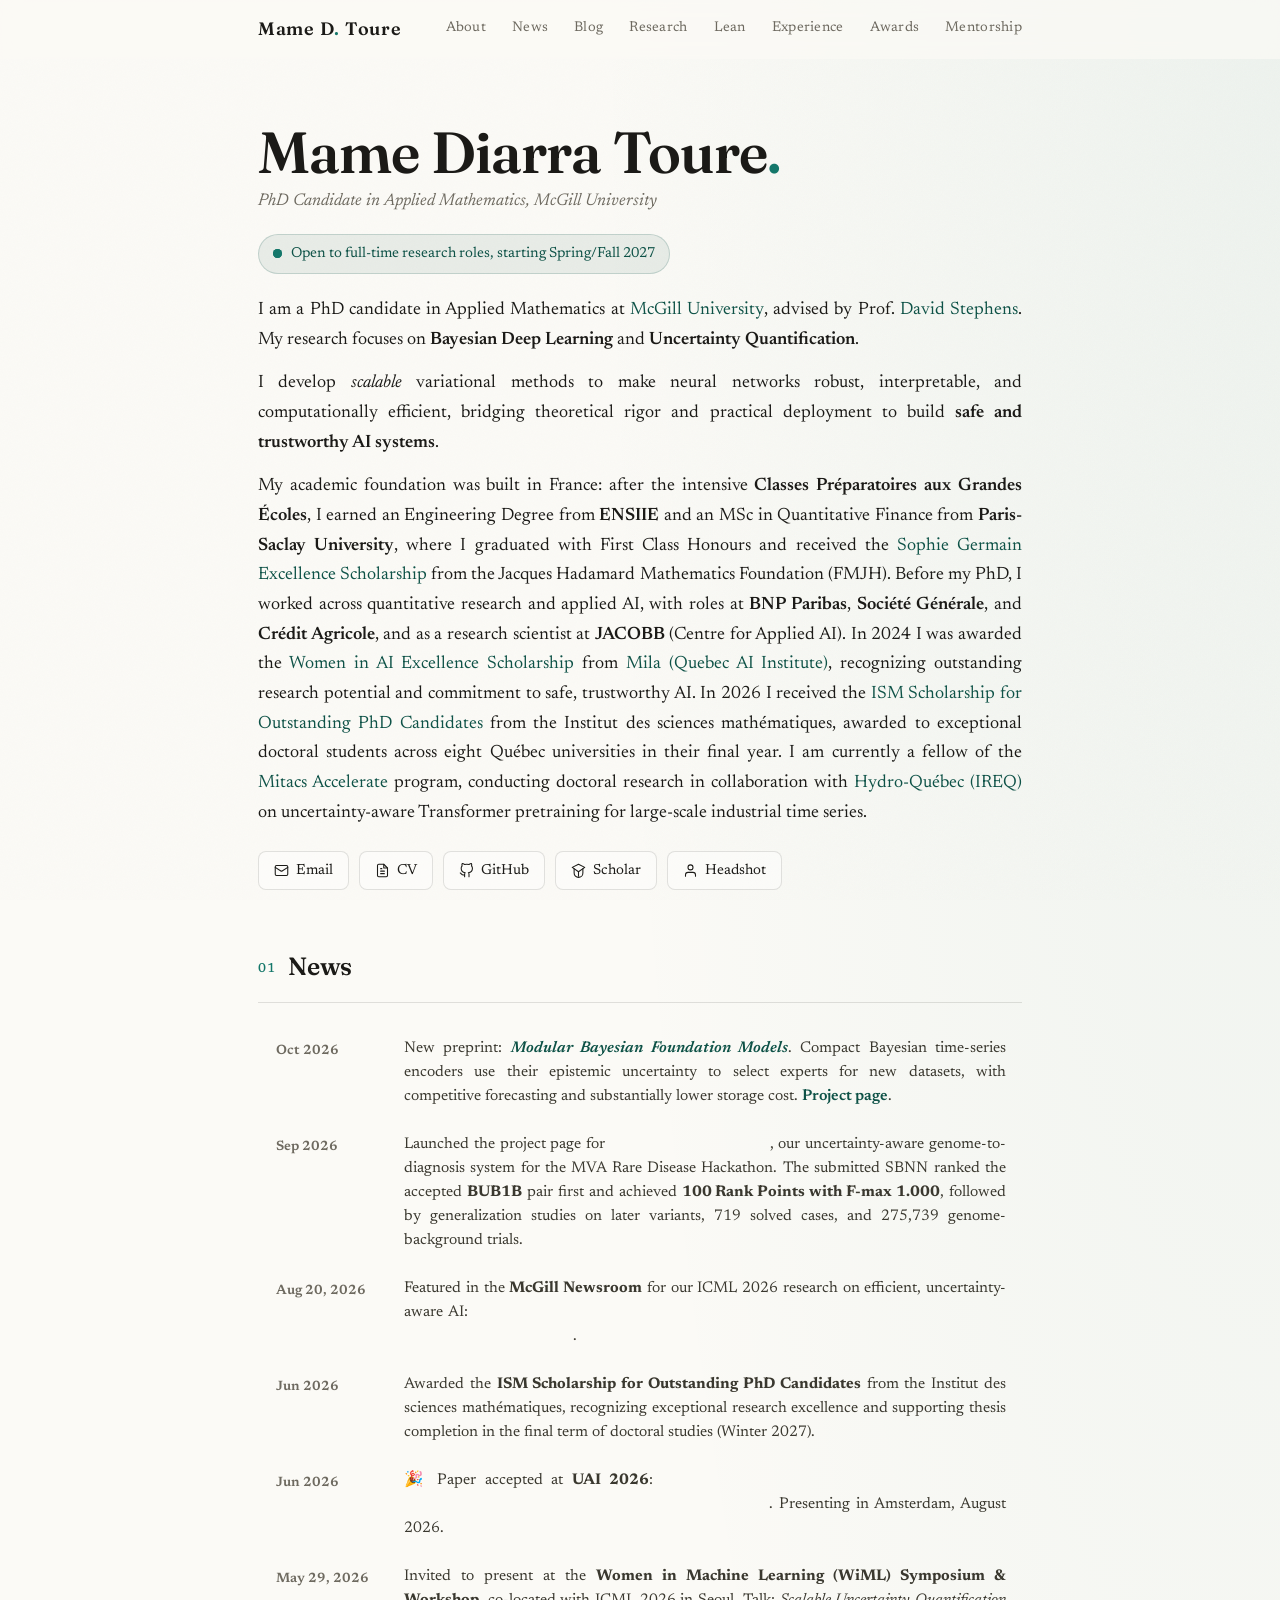
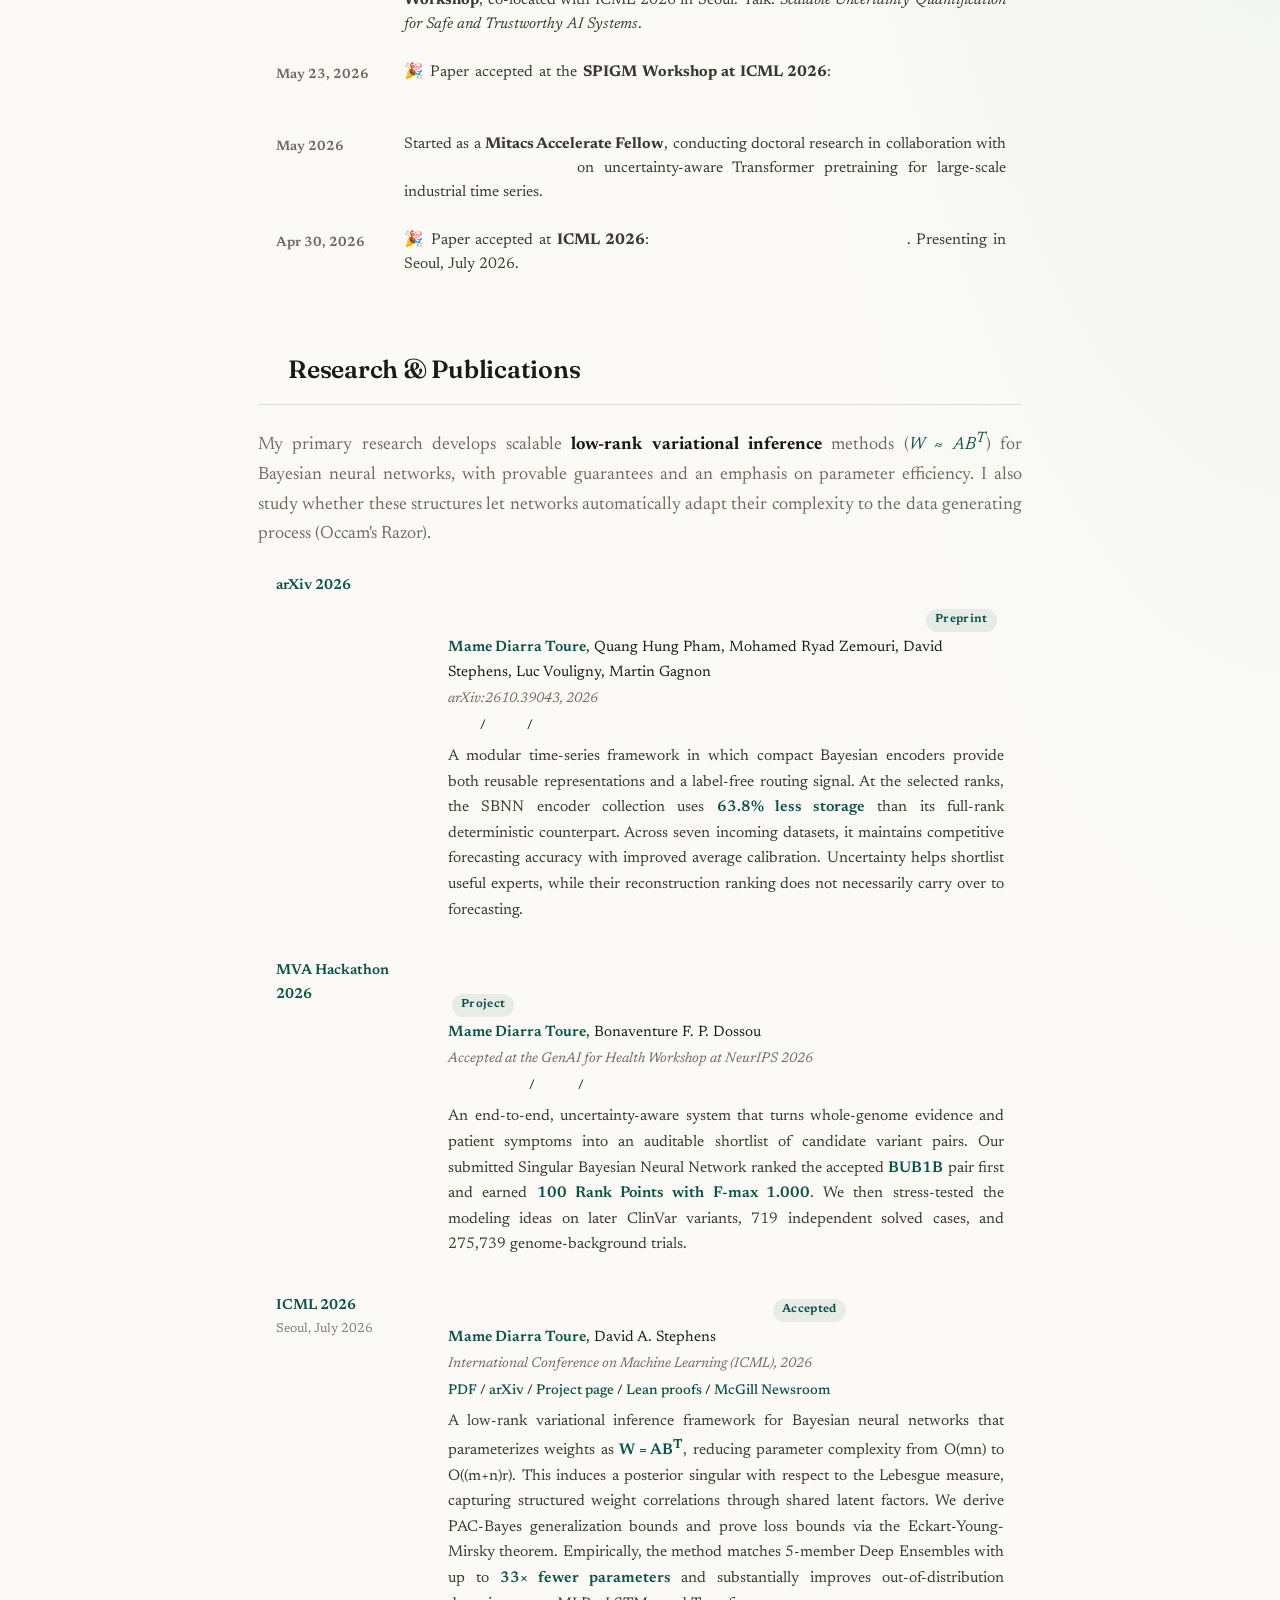
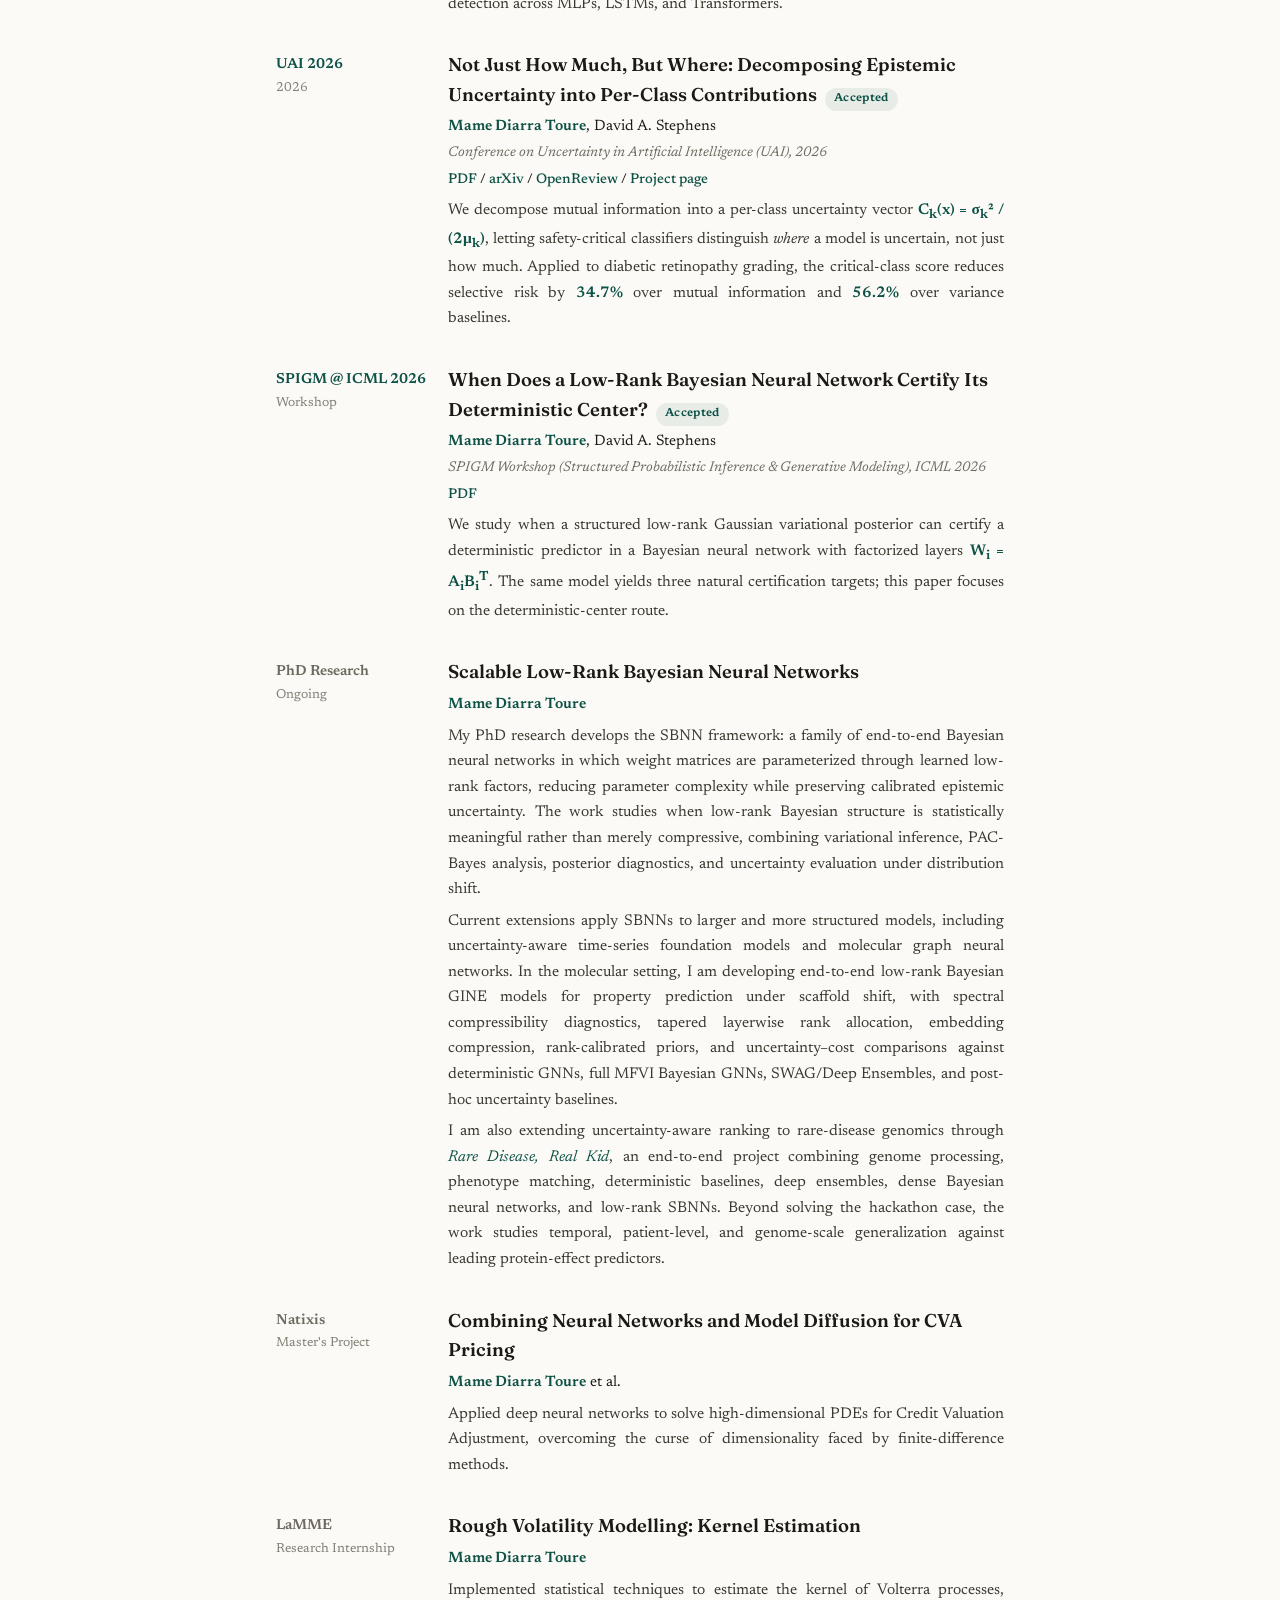
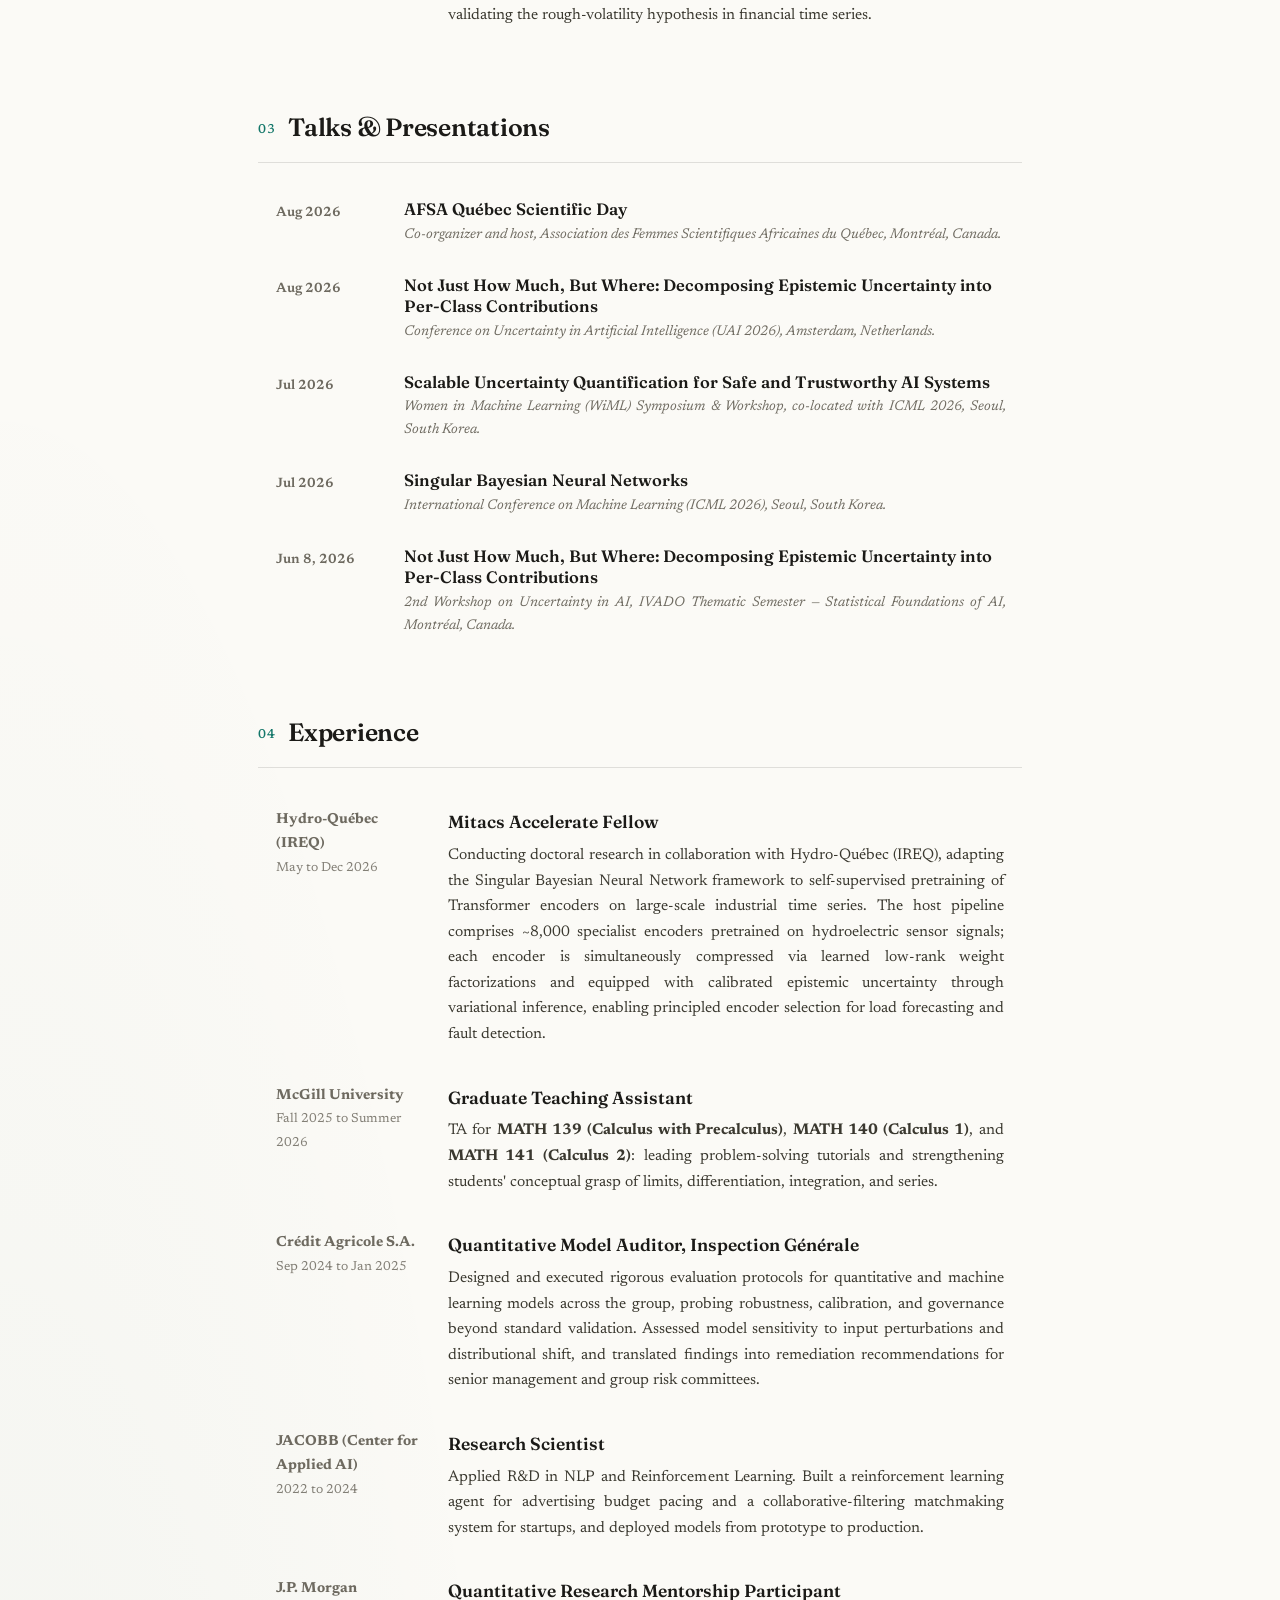
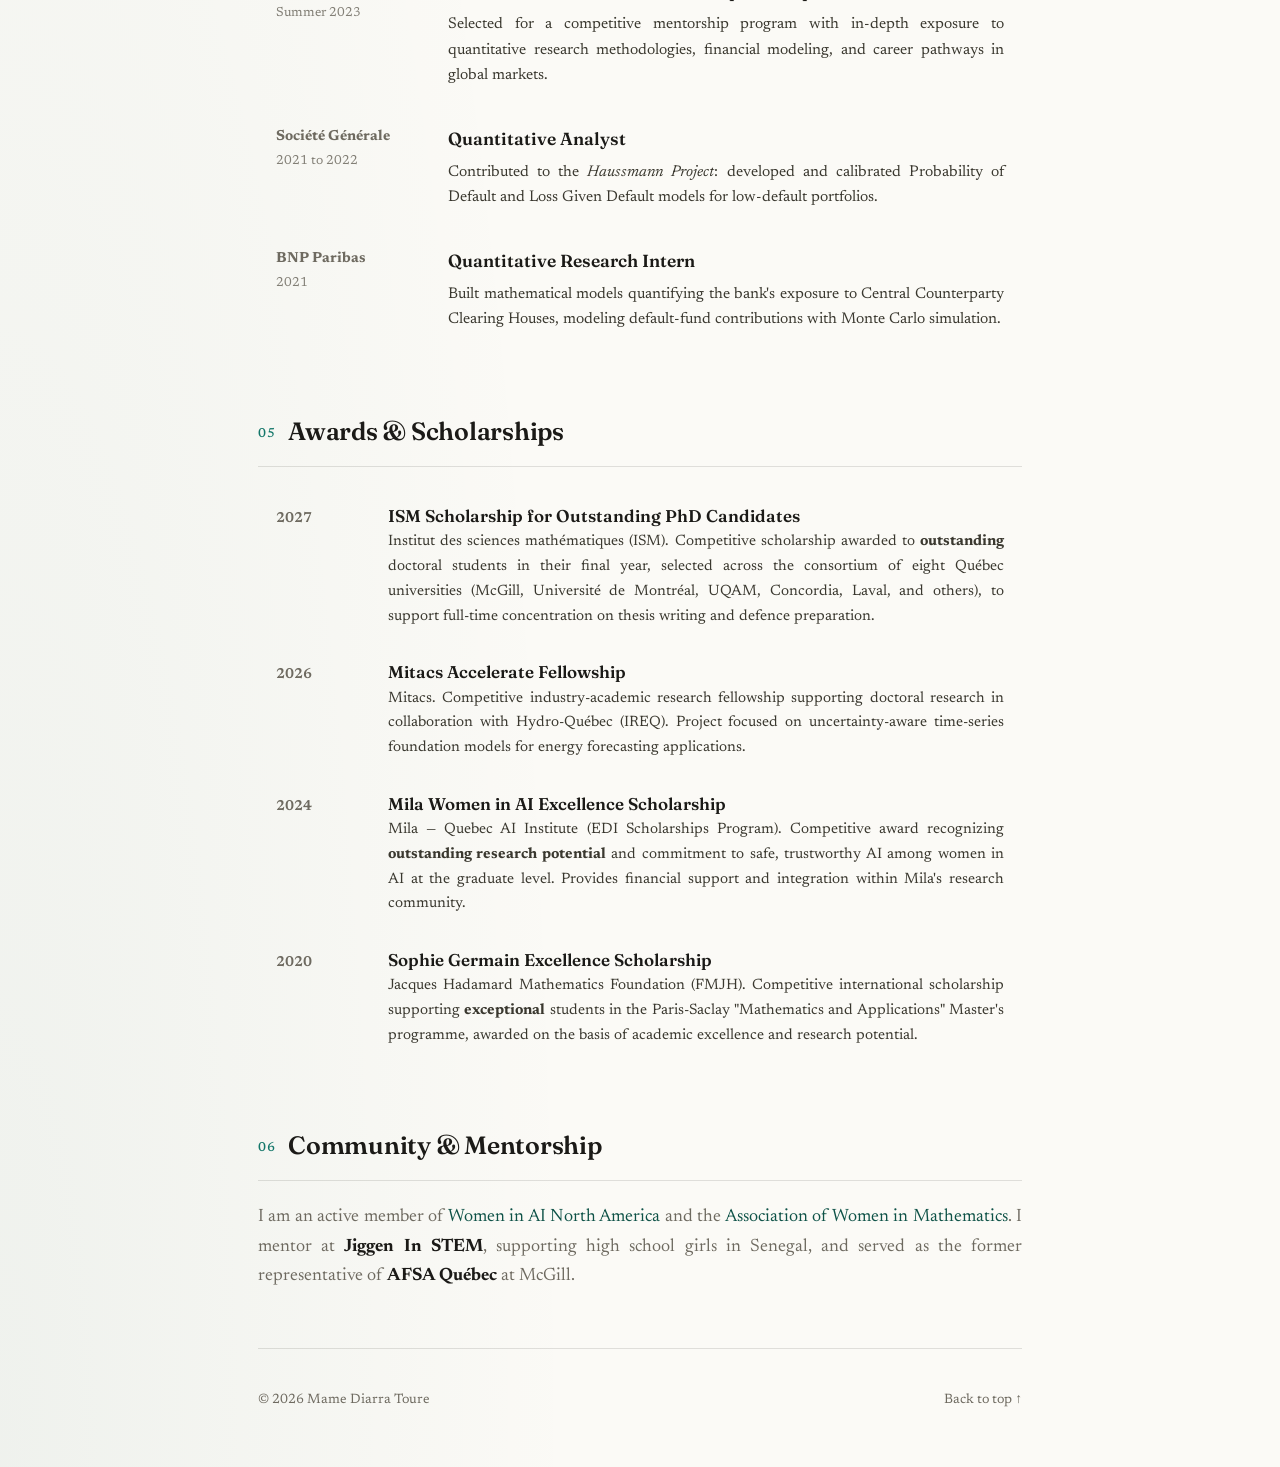
<file: index.html>
<!DOCTYPE HTML>
<html lang="en">
<head>
  <!-- Google tag (gtag.js) -->
<script async src="https://www.googletagmanager.com/gtag/js?id=G-S2RN01R28V"></script>
<script>
  window.dataLayer = window.dataLayer || [];
  function gtag(){dataLayer.push(arguments);}
  gtag('js', new Date());

  gtag('config', 'G-S2RN01R28V');
</script>
  <meta http-equiv="Content-Type" content="text/html; charset=UTF-8">
  <meta name="viewport" content="width=device-width, initial-scale=1">
  <title>Mame Diarra Toure</title>
  <meta name="author" content="Mame Diarra Toure">
  <meta name="description" content="Mame Diarra Toure — PhD candidate in Applied Mathematics at McGill University working on Bayesian Deep Learning and Uncertainty Quantification.">
  <link rel="icon" href="data:image/svg+xml,<svg xmlns=%22http://www.w3.org/2000/svg%22 viewBox=%220 0 100 100%22><text y=%22.9em%22 font-size=%2290%22>🌐</text></svg>">

  <link rel="preconnect" href="https://fonts.googleapis.com">
  <link rel="preconnect" href="https://fonts.gstatic.com" crossorigin>
  <link href="https://fonts.googleapis.com/css2?family=Fraunces:ital,opsz,wght@0,9..144,400;0,9..144,500;0,9..144,600;0,9..144,700;1,9..144,400&family=Newsreader:ital,opsz,wght@0,6..72,400;0,6..72,500;0,6..72,600;1,6..72,400&display=swap" rel="stylesheet">

  <style>
    :root {
      --paper:      #FBFAF6;
      --paper-2:    #F3F1EA;
      --ink:        #1B1A17;
      --muted:      #6E6A60;
      --accent:     #0E5247;
      --accent-2:   #14776A;
      --accent-soft:rgba(14, 82, 71, 0.08);
      --line:       rgba(27, 26, 23, 0.12);
      --shadow:     0 18px 40px -22px rgba(27, 26, 23, 0.45);
      --maxw:       820px;
      --ease:       cubic-bezier(0.22, 1, 0.36, 1);
    }

    * { box-sizing: border-box; }
    html { scroll-behavior: smooth; scroll-padding-top: 88px; }

    body {
      margin: 0;
      background-color: var(--paper);
      background-image:
        radial-gradient(120% 80% at 100% 0%, rgba(20,119,106,0.06) 0%, rgba(20,119,106,0) 45%),
        radial-gradient(90% 70% at 0% 100%, rgba(14,82,71,0.05) 0%, rgba(14,82,71,0) 50%);
      color: var(--ink);
      font-family: 'Newsreader', Georgia, serif;
      font-size: 18px;
      line-height: 1.65;
      -webkit-font-smoothing: antialiased;
      text-rendering: optimizeLegibility;
    }

    body::before {
      content: "";
      position: fixed; inset: 0;
      pointer-events: none; z-index: 0;
      opacity: 0.025;
      background-image: url("data:image/svg+xml,%3Csvg xmlns='http://www.w3.org/2000/svg' width='160' height='160'%3E%3Cfilter id='n'%3E%3CfeTurbulence type='fractalNoise' baseFrequency='0.85' numOctaves='2'/%3E%3C/filter%3E%3Crect width='100%25' height='100%25' filter='url(%23n)'/%3E%3C/svg%3E");
    }

    .wrap { position: relative; z-index: 1; max-width: var(--maxw); margin: 0 auto; padding: 0 28px; }

    a { color: var(--accent); text-decoration: none; }
    .ulink { position: relative; }
    .ulink::after {
      content: ""; position: absolute; left: 0; bottom: -1px;
      width: 100%; height: 1.5px; background: var(--accent-2);
      transform: scaleX(0); transform-origin: left;
      transition: transform 0.4s var(--ease);
    }
    .ulink:hover::after { transform: scaleX(1); }

    /* ---------- Nav ---------- */
    nav {
      position: sticky; top: 0; z-index: 40;
      backdrop-filter: saturate(140%) blur(10px);
      background: rgba(251, 250, 246, 0.72);
      border-bottom: 1px solid transparent;
      transition: border-color 0.4s var(--ease), background 0.4s var(--ease);
    }
    nav.scrolled { border-bottom-color: var(--line); background: rgba(251, 250, 246, 0.9); }
    .nav-inner { max-width: var(--maxw); margin: 0 auto; padding: 14px 28px;
      display: flex; align-items: center; justify-content: space-between; }
    .monogram { font-family: 'Fraunces', serif; font-weight: 600; letter-spacing: 0.04em; font-size: 18px; color: var(--ink); }
    .monogram .dot-i { color: var(--accent-2); }
    .nav-links { display: flex; gap: 26px; font-size: 14px; font-family: 'Newsreader', serif; }
    .nav-links a { color: var(--muted); letter-spacing: 0.02em; transition: color 0.25s ease; }
    .nav-links a:hover { color: var(--accent); }
    @media (max-width: 620px) { .nav-links { gap: 14px; font-size: 12px; overflow-x: auto; -webkit-overflow-scrolling: touch; scrollbar-width: none; padding-bottom: 2px; } .nav-links::-webkit-scrollbar { display: none; } }

    /* ---------- Hero ---------- */
    header { padding: 64px 0 26px; }
    .hero { display: grid; grid-template-columns: 1fr; gap: 38px; align-items: start; }

    .name {
      font-family: 'Fraunces', serif; font-optical-sizing: auto; font-weight: 600;
      font-size: clamp(38px, 7vw, 58px); line-height: 1.02;
      letter-spacing: -0.015em; margin: 0 0 6px;
    }
    .name .accent-dot { color: var(--accent-2); }
    .role { font-size: 17px; color: var(--muted); font-style: italic; margin: 0 0 18px; }

    .badge {
      display: inline-flex; align-items: center; gap: 9px;
      font-family: 'Newsreader', serif; font-size: 14.5px; font-style: normal;
      color: var(--accent); background: var(--accent-soft);
      border: 1px solid rgba(14,82,71,0.18);
      padding: 7px 14px; border-radius: 999px; margin-bottom: 22px;
    }
    .dot { width: 9px; height: 9px; border-radius: 50%; background: var(--accent-2); position: relative; flex: none; }
    .dot::after {
      content: ""; position: absolute; inset: 0; border-radius: 50%;
      background: var(--accent-2); animation: pulse 2.2s var(--ease) infinite;
    }
    @keyframes pulse {
      0%   { transform: scale(1);   opacity: 0.7; }
      70%  { transform: scale(2.6); opacity: 0; }
      100% { transform: scale(2.6); opacity: 0; }
    }

    header p { margin: 0 0 14px; }
    header p strong { color: var(--ink); font-weight: 600; }

    /* ---------- Icon links ---------- */
    .links { margin-top: 22px; display: flex; flex-wrap: wrap; gap: 10px; font-size: 15px; }
    .links a {
      display: inline-flex; align-items: center; gap: 7px;
      border: 1px solid var(--line); border-radius: 8px;
      padding: 7px 15px; color: var(--ink);
      transition: all 0.28s var(--ease); background: rgba(255,255,255,0.4);
      font-size: 14.5px;
    }
    .links a:hover {
      border-color: var(--accent); color: var(--accent);
      transform: translateY(-2px); box-shadow: 0 8px 18px -12px rgba(14,82,71,0.6);
    }
    .links a svg { flex: none; transition: stroke 0.25s ease; }
    .links a:hover svg { stroke: var(--accent); }

    /* ---------- Sections ---------- */
    section { padding: 30px 0; }
    h2 {
      font-family: 'Fraunces', serif; font-weight: 600;
      font-size: 25px; letter-spacing: -0.01em;
      margin: 0 0 4px; display: flex; align-items: baseline; gap: 12px;
    }
    h2 .idx { font-size: 13px; color: var(--accent-2); font-family: 'Newsreader', serif;
      font-weight: 500; letter-spacing: 0.08em; transform: translateY(-3px); }
    .rule { height: 1px; background: var(--line); margin: 14px 0 22px; }
    .lead { color: var(--muted); margin: 0 0 6px; }
    .lead strong { color: var(--ink); }
    .lead em { color: var(--accent); font-style: italic; }

    /* ---------- News ---------- */
    .news-list { list-style: none; margin: 0; padding: 0; }
    .news-item {
      display: grid; grid-template-columns: 110px 1fr; gap: 18px;
      padding: 12px 16px; border-radius: 10px; border-left: 2px solid transparent;
      transition: background 0.3s var(--ease), border-color 0.3s var(--ease), transform 0.3s var(--ease);
    }
    .news-item:hover { background: rgba(255,255,255,0.55); border-left-color: var(--accent-2); transform: translateX(2px); }
    .news-date { font-size: 13.5px; color: var(--muted); font-weight: 600; padding-top: 3px; white-space: nowrap; }
    .news-text { font-size: 15.5px; color: #3a382f; line-height: 1.55; }
    .news-text a { font-weight: 600; }
    @media (max-width: 600px) { .news-item { grid-template-columns: 1fr; gap: 3px; } }

    /* ---------- Entry rows ---------- */
    .entry {
      display: grid; grid-template-columns: 150px 1fr; gap: 22px;
      padding: 18px 18px 18px 16px; border-radius: 12px;
      border-left: 2px solid transparent;
      transition: background 0.3s var(--ease), border-color 0.3s var(--ease), transform 0.3s var(--ease);
    }
    .entry:hover { background: rgba(255,255,255,0.55); border-left-color: var(--accent-2); transform: translateX(2px); }
    @media (max-width: 600px) { .entry { grid-template-columns: 1fr; gap: 6px; padding: 14px; } }

    .meta { color: var(--muted); font-size: 14.5px; }
    .meta .venue { font-weight: 600; }
    .meta .venue.icml { color: var(--accent); }
    .meta .place { font-size: 13px; opacity: 0.85; }

    .ptitle {
      font-family: 'Fraunces', serif; font-weight: 600; font-size: 18.5px;
      line-height: 1.25; color: var(--ink); transition: color 0.25s ease;
    }
    .entry:hover .ptitle { color: var(--accent); }
    .authors { font-size: 15px; color: var(--ink); margin-top: 3px; }
    .authors .me { color: var(--accent); font-weight: 600; }
    .pubmeta { font-size: 14px; color: var(--muted); font-style: italic; margin-top: 2px; }
    .publinks { font-size: 14px; margin-top: 4px; }
    .publinks a { font-weight: 500; }
    .abstract { font-size: 15.5px; color: #3a382f; margin: 8px 0 0; }
    .abstract strong { color: var(--accent); font-weight: 600; }
    .pill {
      display: inline-block; font-size: 11.5px; font-style: normal;
      background: var(--accent-soft); color: var(--accent);
      padding: 2px 9px; border-radius: 999px; font-weight: 600;
      letter-spacing: 0.03em; margin-left: 4px;
    }

    .role-title { font-family: 'Fraunces', serif; font-weight: 600; font-size: 17.5px; color: var(--ink); }
    .entry p { margin: 6px 0 0; font-size: 15.5px; color: #3a382f; }

    /* ---------- Talks ---------- */
    .talk-list { list-style: none; margin: 0; padding: 0; }
    .talk-item {
      display: grid; grid-template-columns: 110px 1fr; gap: 18px;
      padding: 14px 16px; border-radius: 10px; border-left: 2px solid transparent;
      transition: background 0.3s var(--ease), border-color 0.3s var(--ease), transform 0.3s var(--ease);
    }
    .talk-item:hover { background: rgba(255,255,255,0.55); border-left-color: var(--accent-2); transform: translateX(2px); }
    .talk-date { font-size: 13.5px; color: var(--muted); font-weight: 600; padding-top: 3px; white-space: nowrap; }
    .talk-title { font-family: 'Fraunces', serif; font-weight: 600; font-size: 16.5px; color: var(--ink); line-height: 1.3; }
    .talk-venue { font-size: 14px; color: var(--muted); font-style: italic; margin-top: 3px; }
    @media (max-width: 600px) { .talk-item { grid-template-columns: 1fr; gap: 3px; } }

    /* ---------- Award entries ---------- */
    .award-entry {
      display: grid; grid-template-columns: 90px 1fr; gap: 22px;
      padding: 16px 18px 16px 16px; border-radius: 12px;
      border-left: 2px solid transparent;
      transition: background 0.3s var(--ease), border-color 0.3s var(--ease), transform 0.3s var(--ease);
    }
    .award-entry:hover { background: rgba(255,255,255,0.55); border-left-color: var(--accent-2); transform: translateX(2px); }
    @media (max-width: 600px) { .award-entry { grid-template-columns: 1fr; gap: 4px; padding: 14px; } }
    .award-year { color: var(--muted); font-size: 14.5px; font-weight: 600; padding-top: 2px; }
    .award-title { font-family: 'Fraunces', serif; font-weight: 600; font-size: 17px; color: var(--ink); line-height: 1.25; }
    .award-title a { color: var(--ink); }
    .award-entry:hover .award-title { color: var(--accent); }
    .award-body { font-size: 15px; color: #3a382f; margin-top: 4px; }

    /* ---------- Justified body text ---------- */
    header p, .lead, .abstract, .entry p, .award-body, .news-text, .talk-venue {
      text-align: justify; text-justify: inter-word;
      -webkit-hyphens: auto; -ms-hyphens: auto; hyphens: auto;
    }

    /* ---------- Footer ---------- */
    footer { padding: 40px 0 56px; color: var(--muted); font-size: 13.5px;
      display: flex; justify-content: space-between; align-items: center;
      border-top: 1px solid var(--line); margin-top: 20px; }
    footer .top { color: var(--muted); }
    footer .top:hover { color: var(--accent); }
    @media (max-width: 480px) { footer { flex-direction: column; gap: 10px; } }

    /* ---------- Reveal animations ---------- */
    .reveal { opacity: 0; transform: translateY(22px); transition: opacity 0.7s var(--ease), transform 0.7s var(--ease); }
    .reveal.is-visible { opacity: 1; transform: none; }
    .load { opacity: 0; transform: translateY(16px); animation: rise 0.8s var(--ease) forwards; }
    @keyframes rise { to { opacity: 1; transform: none; } }
    .d1 { animation-delay: 0.05s; } .d2 { animation-delay: 0.16s; }
    .d3 { animation-delay: 0.27s; } .d4 { animation-delay: 0.38s; }
    .d5 { animation-delay: 0.49s; } .d6 { animation-delay: 0.60s; }

    @media (prefers-reduced-motion: reduce) {
      html { scroll-behavior: auto; }
      .reveal, .load { opacity: 1 !important; transform: none !important; animation: none !important; }
      .dot::after { animation: none; }
      * { transition: none !important; }
    }
  </style>
</head>

<body>

  <nav id="nav">
    <div class="nav-inner">
      <span class="monogram">Mame D<span class="dot-i">.</span> Toure</span>
      <div class="nav-links">
        <a href="#about">About</a>
        <a href="#news">News</a>
        <a href="/blog/">Blog</a>
        <a href="#research">Research</a>
        <a href="/lean/">Lean</a>
        <a href="#experience">Experience</a>
        <a href="#awards">Awards</a>
        <a href="#mentorship">Mentorship</a>
      </div>
    </div>
  </nav>

  <div class="wrap">

    <!-- ================= HERO ================= -->
    <header id="about">
      <div class="hero">
        <div>
          <h1 class="name load d1">Mame Diarra Toure<span class="accent-dot">.</span></h1>
          <p class="role load d2">PhD Candidate in Applied Mathematics, McGill University</p>

          <span class="badge load d2">
            <span class="dot"></span>
            Open to full-time research roles, starting Spring/Fall 2027
          </span>

          <p class="load d3">
            I am a PhD candidate in Applied Mathematics at
            <a class="ulink" href="https://www.mcgill.ca/mathstat/about-us">McGill University</a>,
            advised by Prof. <a class="ulink" href="https://www.math.mcgill.ca/dstephens/">David Stephens</a>.
            My research focuses on <strong>Bayesian Deep Learning</strong> and
            <strong>Uncertainty Quantification</strong>.
          </p>
          <p class="load d3">
            I develop <em>scalable</em> variational methods to make neural networks robust,
            interpretable, and computationally efficient, bridging theoretical rigor and
            practical deployment to build <strong>safe and trustworthy AI systems</strong>.
          </p>
          <p class="load d4">
            My academic foundation was built in France: after the intensive
            <strong>Classes Préparatoires aux Grandes Écoles</strong>, I earned an Engineering Degree
            from <strong>ENSIIE</strong> and an MSc in Quantitative Finance from
            <strong>Paris-Saclay University</strong>, where I graduated with First Class Honours and
            received the
            <a class="ulink" href="https://fondation-hadamard.fr/en/our-programs/transversal-programs/graduate-program/">Sophie Germain Excellence Scholarship</a>
            from the Jacques Hadamard Mathematics Foundation (FMJH). Before my PhD, I worked across
            quantitative research and applied AI, with roles at <strong>BNP Paribas</strong>,
            <strong>Société Générale</strong>, and <strong>Crédit Agricole</strong>, and as a research
            scientist at <strong>JACOBB</strong> (Centre for Applied AI). In 2024 I was awarded the
            <a class="ulink" href="https://mila.quebec/en/news/a-fourth-edition-for-the-mila-edi-scholarship-program">Women in AI Excellence Scholarship</a>
            from <a class="ulink" href="https://mila.quebec/en/">Mila (Quebec AI Institute)</a>,
            recognizing outstanding research potential and commitment to safe, trustworthy AI. In 2026
            I received the
            <a class="ulink" href="https://ism.uqam.ca/scholarships/">ISM Scholarship for Outstanding PhD Candidates</a>
            from the Institut des sciences mathématiques, awarded to exceptional doctoral students
            across eight Québec universities in their final year. I am currently a fellow of the
            <a class="ulink" href="https://www.mitacs.ca/our-programs/accelerate/">Mitacs Accelerate</a>
            program, conducting doctoral research in collaboration with
            <a class="ulink" href="https://www.hydroquebec.com/innovation/">Hydro-Québec (IREQ)</a>
            on uncertainty-aware Transformer pretraining for large-scale industrial time series.
          </p>

          <div class="links load d5">
            <!-- Email -->
            <a href="mailto:mame.toure@mail.mcgill.ca">
              <svg width="15" height="15" viewBox="0 0 24 24" fill="none" stroke="currentColor" stroke-width="1.7" stroke-linecap="round" stroke-linejoin="round">
                <rect x="2" y="4" width="20" height="16" rx="2"/><path d="m22 7-8.97 5.7a1.94 1.94 0 0 1-2.06 0L2 7"/>
              </svg>
              Email
            </a>
            <!-- CV / PDF -->
            <a href="https://arradiat.github.io/Mame_resume.pdf">
              <svg width="15" height="15" viewBox="0 0 24 24" fill="none" stroke="currentColor" stroke-width="1.7" stroke-linecap="round" stroke-linejoin="round">
                <path d="M14 2H6a2 2 0 0 0-2 2v16a2 2 0 0 0 2 2h12a2 2 0 0 0 2-2V8z"/><polyline points="14 2 14 8 20 8"/>
                <line x1="9" y1="13" x2="15" y2="13"/><line x1="9" y1="17" x2="15" y2="17"/><line x1="9" y1="9" x2="11" y2="9"/>
              </svg>
              CV
            </a>
            <!-- GitHub -->
            <a href="https://github.com/arradiat">
              <svg width="15" height="15" viewBox="0 0 24 24" fill="none" stroke="currentColor" stroke-width="1.7" stroke-linecap="round" stroke-linejoin="round">
                <path d="M9 19c-5 1.5-5-2.5-7-3m14 6v-3.87a3.37 3.37 0 0 0-.94-2.61c3.14-.35 6.44-1.54 6.44-7A5.44 5.44 0 0 0 20 4.77 5.07 5.07 0 0 0 19.91 1S18.73.65 16 2.48a13.38 13.38 0 0 0-7 0C6.27.65 5.09 1 5.09 1A5.07 5.07 0 0 0 5 4.77a5.44 5.44 0 0 0-1.5 3.78c0 5.42 3.3 6.61 6.44 7A3.37 3.37 0 0 0 9 18.13V22"/>
              </svg>
              GitHub
            </a>
            <!-- Google Scholar -->
            <a href="https://scholar.google.com/citations?user=F6Cuhc8AAAAJ&hl=en&oi=ao">
              <svg width="15" height="15" viewBox="0 0 24 24" fill="none" stroke="currentColor" stroke-width="1.7" stroke-linecap="round" stroke-linejoin="round">
                <path d="M12 14 2 7l10-5 10 5-10 7Z"/><path d="M12 14v7"/><path d="M19 9.3V16a7 7 0 0 1-14 0V9.3"/>
              </svg>
              Scholar
            </a>
            <!-- Headshot -->
            <a href="PHOTO%20IDENTITE%202026.jpeg">
              <svg width="15" height="15" viewBox="0 0 24 24" fill="none" stroke="currentColor" stroke-width="1.7" stroke-linecap="round" stroke-linejoin="round">
                <path d="M20 21v-2a4 4 0 0 0-4-4H8a4 4 0 0 0-4 4v2"/><circle cx="12" cy="7" r="4"/>
              </svg>
              Headshot
            </a>
          </div>
        </div>
      </div>
    </header>

    <!-- ================= NEWS ================= -->
 <section id="news">
      <h2 class="reveal"><span class="idx">01</span> News</h2>
      <div class="rule reveal"></div>
      <ul class="news-list">
        <li class="news-item reveal">
          <div class="news-date">Oct 2026</div>
          <div class="news-text">
            New preprint: <a class="ulink" href="https://arxiv.org/abs/2610.39043"><em>Modular Bayesian Foundation Models</em></a>.
            Compact Bayesian time-series encoders use their epistemic uncertainty to select experts for new datasets,
            with competitive forecasting and substantially lower storage cost.
            <a class="ulink" href="/projects/modular-bayesian-foundation-models/">Project page</a>.
          </div>
        </li>
        <li class="news-item reveal">
          <div class="news-date">Sep 2026</div>
          <div class="news-text">
            Launched the project page for
            <a class="ulink" href="/projects/rare-disease-real-kid/"><em>Rare Disease, Real Kid</em></a>,
            our uncertainty-aware genome-to-diagnosis system for the MVA Rare Disease Hackathon.
            The submitted SBNN ranked the accepted <strong>BUB1B</strong> pair first and achieved
            <strong>100 Rank Points with F-max 1.000</strong>, followed by generalization studies on
            later variants, 719 solved cases, and 275,739 genome-background trials.
          </div>
        </li>
        <li class="news-item reveal">
  <div class="news-date">Aug 20, 2026</div>
  <div class="news-text">
    Featured in the <strong>McGill Newsroom</strong> for our ICML 2026 research on
    efficient, uncertainty-aware AI:
    <a class="ulink"
       href="https://www.mcgill.ca/newsroom/channels/news/mcgill-researchers-develop-more-efficient-way-identify-when-ai-responses-may-need-human-review-373879">
      <em>McGill researchers develop more efficient way to identify when AI responses may need human review</em>
    </a>.
  </div>
</li>
        <li class="news-item reveal">
          <div class="news-date">Jun 2026</div>
          <div class="news-text">
            Awarded the <strong>ISM Scholarship for Outstanding PhD Candidates</strong> from the
            Institut des sciences mathématiques, recognizing exceptional research excellence and supporting thesis completion in the
            final term of doctoral studies (Winter 2027).
          </div>
        </li>
     <li class="news-item reveal">
          <div class="news-date">Jun 2026</div>
          <div class="news-text">
            🎉 Paper accepted at <strong>UAI 2026</strong>:
            <a class="ulink" href="https://arxiv.org/abs/2602.21160"><em>Not Just How Much, But Where: Decomposing Epistemic Uncertainty into Per-Class Contributions</em></a>.
            Presenting in Amsterdam, August 2026.
          </div>
        </li>
        <li class="news-item reveal">
          <div class="news-date">May 29, 2026</div>
          <div class="news-text">
            Invited to present at the <strong>Women in Machine Learning (WiML) Symposium &amp; Workshop</strong>,
            co-located with ICML 2026 in Seoul. Talk: <em>Scalable Uncertainty Quantification for Safe and Trustworthy AI Systems</em>.
          </div>
        </li>
        <li class="news-item reveal">
          <div class="news-date">May 23, 2026</div>
          <div class="news-text">
            🎉 Paper accepted at the <strong>SPIGM Workshop at ICML 2026</strong>:
            <a class="ulink" href="certify_deterministic_center.pdf"><em>When Does a Low-Rank Bayesian Neural Network Certify Its Deterministic Center?</em></a>
          </div>
        </li>
        <li class="news-item reveal">
          <div class="news-date">May 2026</div>
          <div class="news-text">
            Started as a <strong>Mitacs Accelerate Fellow</strong>, conducting doctoral research in
            collaboration with <a class="ulink" href="https://www.hydroquebec.com/innovation/">Hydro-Québec (IREQ)</a>
            on uncertainty-aware Transformer pretraining for large-scale industrial time series.
          </div>
        </li>
        <li class="news-item reveal">
          <div class="news-date">Apr 30, 2026</div>
          <div class="news-text">
            🎉 Paper accepted at <strong>ICML 2026</strong>:
            <a class="ulink" href="https://arxiv.org/abs/2602.00387"><em>Singular Bayesian Neural Networks</em></a>.
            Presenting in Seoul, July 2026.
          </div>
        </li>
      </ul>
    </section>

    <!-- ================= RESEARCH ================= -->
    <section id="research">
      <h2 class="reveal"><span class="idx">02</span> Research &amp; Publications</h2>
      <div class="rule reveal"></div>
      <p class="lead reveal">
        My primary research develops scalable <strong>low-rank variational inference</strong> methods
        (<em>W &approx; AB<sup>T</sup></em>) for Bayesian neural networks, with provable
        guarantees and an emphasis on parameter efficiency. I also study whether these structures let
        networks automatically adapt their complexity to the data generating process (Occam's Razor).
      </p>

      <!-- Modular Bayesian Foundation Models -->
      <div class="entry reveal">
        <div class="meta">
          <div class="venue icml">arXiv 2026</div>
          <div class="place">October 2026</div>
        </div>
        <div>
          <a class="ulink" href="/projects/modular-bayesian-foundation-models/"><span class="ptitle">Modular Bayesian Foundation Models: Bayesian time series encoders for OOD detection, routing and forecasting</span></a>
          <span class="pill">Preprint</span>
          <div class="authors"><span class="me">Mame Diarra Toure</span>, Quang Hung Pham, Mohamed Ryad Zemouri, David Stephens, Luc Vouligny, Martin Gagnon</div>
          <div class="pubmeta">arXiv:2610.39043, 2026</div>
          <div class="publinks">
            <a class="ulink" href="https://arxiv.org/pdf/2610.39043">PDF</a> /
            <a class="ulink" href="https://arxiv.org/abs/2610.39043">arXiv</a> /
            <a class="ulink" href="/projects/modular-bayesian-foundation-models/">Project page</a>
          </div>
          <p class="abstract">
            A modular time-series framework in which compact Bayesian encoders provide both reusable
            representations and a label-free routing signal. At the selected ranks, the SBNN encoder
            collection uses <strong>63.8% less storage</strong> than its full-rank deterministic counterpart.
            Across seven incoming datasets, it maintains competitive forecasting accuracy with improved
            average calibration. Uncertainty helps shortlist useful experts, while their reconstruction
            ranking does not necessarily carry over to forecasting.
          </p>
        </div>
      </div>

      <div class="entry reveal">
        <div class="meta">
          <div class="venue icml">MVA Hackathon 2026</div>
          <div class="place">Rare Disease Genomics</div>
        </div>
        <div>
          <a class="ulink" href="/projects/rare-disease-real-kid/"><span class="ptitle">Rare Disease, Real Kid: From a Genome to a Ranked Answer</span></a>
          <span class="pill">Project</span>
          <div class="authors"><span class="me">Mame Diarra Toure</span>, Bonaventure F. P. Dossou</div>
          <div class="pubmeta">Accepted at the GenAI for Health Workshop at NeurIPS 2026</div>
          <div class="publinks">
            <a class="ulink" href="/projects/rare-disease-real-kid/">Project page</a> /
            <a class="ulink" href="/projects/rare-disease-real-kid/assets/evaluating-ranking-layer-rare-disease.pdf">Paper</a> /
            <a class="ulink" href="https://github.com/arradiat/Rare-Disease--Real-Kid">Code &amp; evidence</a>
          </div>
          <p class="abstract">
            An end-to-end, uncertainty-aware system that turns whole-genome evidence and patient
            symptoms into an auditable shortlist of candidate variant pairs. Our submitted Singular
            Bayesian Neural Network ranked the accepted <strong>BUB1B</strong> pair first and earned
            <strong>100 Rank Points with F-max 1.000</strong>. We then stress-tested the modeling ideas
            on later ClinVar variants, 719 independent solved cases, and 275,739 genome-background trials.
          </p>
        </div>
      </div>

      <div class="entry reveal">
        <div class="meta">
          <div class="venue icml">ICML 2026</div>
          <div class="place">Seoul, July 2026</div>
        </div>
        <div>
          <a class="ulink" href="https://arxiv.org/abs/2602.00387"><span class="ptitle">Singular Bayesian Neural Networks</span></a>
          <span class="pill">Accepted</span>
          <div class="authors"><span class="me">Mame Diarra Toure</span>, David A. Stephens</div>
          <div class="pubmeta">International Conference on Machine Learning (ICML), 2026</div>
          <div class="publinks">
            <a class="ulink" href="https://arxiv.org/pdf/2602.00387">PDF</a> /
            <a class="ulink" href="https://arxiv.org/abs/2602.00387">arXiv</a> /
            <a class="ulink" href="/projects/singular-bnn/">Project page</a> /
            <a class="ulink" href="/lean/singular-bnn/">Lean proofs</a> /
           <a class="ulink"

     href="https://www.mcgill.ca/newsroom/channels/news/mcgill-researchers-develop-more-efficient-way-identify-when-ai-responses-may-need-human-review-373879">

    McGill Newsroom

  </a>
          </div>
          <p class="abstract">
            A low-rank variational inference framework for Bayesian neural networks that parameterizes
            weights as <strong>W = AB<sup>T</sup></strong>, reducing parameter complexity from O(mn) to
            O((m+n)r). This induces a posterior singular with respect to the Lebesgue measure, capturing
            structured weight correlations through shared latent factors. We derive PAC-Bayes generalization
            bounds and prove loss bounds via the Eckart-Young-Mirsky theorem. Empirically, the method matches
            5-member Deep Ensembles with up to <strong>33&times; fewer parameters</strong> and substantially
            improves out-of-distribution detection across MLPs, LSTMs, and Transformers.
          </p>
        </div>
      </div>

<!-- Per-class -->
      <div class="entry reveal">
        <div class="meta"><div class="venue icml">UAI 2026</div><div class="place">2026</div></div>
        <div>
          <a class="ulink" href="https://arxiv.org/abs/2602.21160"><span class="ptitle">Not Just How Much, But Where: Decomposing Epistemic Uncertainty into Per-Class Contributions</span></a>
          <span class="pill">Accepted</span>
          <div class="authors"><span class="me">Mame Diarra Toure</span>, David A. Stephens</div>
          <div class="pubmeta">Conference on Uncertainty in Artificial Intelligence (UAI), 2026</div>
        <div class="publinks">
  <a class="ulink" href="https://arxiv.org/pdf/2602.21160">PDF</a> /
  <a class="ulink" href="https://arxiv.org/abs/2602.21160">arXiv</a> /
  <a class="ulink" href="https://openreview.net/forum?id=cxuWscJmAr">OpenReview</a> /
  <a class="ulink" href="/projects/per-class-epistemic/">Project page</a>
      </div>
          <p class="abstract">
            We decompose mutual information into a per-class uncertainty vector
            <strong>C<sub>k</sub>(x) = &sigma;<sub>k</sub>&sup2; / (2&mu;<sub>k</sub>)</strong>,
            letting safety-critical classifiers distinguish <em>where</em> a model is uncertain, not just
            how much. Applied to diabetic retinopathy grading, the critical-class score reduces selective
            risk by <strong>34.7%</strong> over mutual information and <strong>56.2%</strong> over variance baselines.
          </p>
        </div>
      </div>

      <div class="entry reveal">
        <div class="meta"><div class="venue icml">SPIGM @ ICML 2026</div><div class="place">Workshop</div></div>
        <div>
          <a class="ulink" href="https://openreview.net/forum?id=zo49sqP8xD"><span class="ptitle">When Does a Low-Rank Bayesian Neural Network Certify Its Deterministic Center?</span></a>
          <span class="pill">Accepted</span>
          <div class="authors"><span class="me">Mame Diarra Toure</span>, David A. Stephens</div>
          <div class="pubmeta">SPIGM Workshop (Structured Probabilistic Inference &amp; Generative Modeling), ICML 2026</div>
          <div class="publinks"><a class="ulink" href="https://openreview.net/forum?id=zo49sqP8xD">PDF</a></div>
          <p class="abstract">
            We study when a structured low-rank Gaussian variational posterior can certify a deterministic
            predictor in a Bayesian neural network with factorized layers
            <strong>W<sub>i</sub> = A<sub>i</sub>B<sub>i</sub><sup>T</sup></strong>. The same model yields
            three natural certification targets; this paper focuses on the deterministic-center route.
          </p>
        </div>
      </div>

      <div class="entry reveal">
  <div class="meta">
    <div class="venue">PhD Research</div>
    <div class="place">Ongoing</div>
  </div>
  <div>
    <span class="ptitle">Scalable Low-Rank Bayesian Neural Networks</span>
    <div class="authors"><span class="me">Mame Diarra Toure</span></div>
    <p class="abstract">
      My PhD research develops the SBNN framework: a family of end-to-end Bayesian neural
      networks in which weight matrices are parameterized through learned low-rank factors,
      reducing parameter complexity while preserving calibrated epistemic uncertainty. The
      work studies when low-rank Bayesian structure is statistically meaningful rather than
      merely compressive, combining variational inference, PAC-Bayes analysis, posterior
      diagnostics, and uncertainty evaluation under distribution shift.
    </p>
    <p class="abstract">
      Current extensions apply SBNNs to larger and more structured models, including
      uncertainty-aware time-series foundation models and molecular graph neural networks.
      In the molecular setting, I am developing end-to-end low-rank Bayesian GINE models for
      property prediction under scaffold shift, with spectral compressibility diagnostics,
      tapered layerwise rank allocation, embedding compression, rank-calibrated priors, and uncertainty&ndash;cost comparisons against deterministic GNNs,
      full MFVI Bayesian GNNs, SWAG/Deep Ensembles, and post-hoc uncertainty baselines.
    </p>
    <p class="abstract">
      I am also extending uncertainty-aware ranking to rare-disease genomics through
      <a class="ulink" href="/projects/rare-disease-real-kid/"><em>Rare Disease, Real Kid</em></a>,
      an end-to-end project combining genome processing, phenotype matching, deterministic
      baselines, deep ensembles, dense Bayesian neural networks, and low-rank SBNNs. Beyond
      solving the hackathon case, the work studies temporal, patient-level, and genome-scale
      generalization against leading protein-effect predictors.
    </p>
  </div>
</div>


      <div class="entry reveal">
        <div class="meta"><div class="venue">Natixis</div><div class="place">Master's Project</div></div>
        <div>
          <a class="ulink" href="https://github.com/arradiat/DNN-for-CVA/blob/main/Rapport_Cutting_Edge.pdf"><span class="ptitle">Combining Neural Networks and Model Diffusion for CVA Pricing</span></a>
          <div class="authors"><span class="me">Mame Diarra Toure</span> et al.</div>
          <p class="abstract">
            Applied deep neural networks to solve high-dimensional PDEs for Credit Valuation Adjustment,
            overcoming the curse of dimensionality faced by finite-difference methods.
          </p>
        </div>
      </div>

      <div class="entry reveal">
        <div class="meta"><div class="venue">LaMME</div><div class="place">Research Internship</div></div>
        <div>
          <a class="ulink" href="https://github.com/arradiat/Research-Internship-Rough-volatility-Model-kernel-estimation-for-volterra-processes"><span class="ptitle">Rough Volatility Modelling: Kernel Estimation</span></a>
          <div class="authors"><span class="me">Mame Diarra Toure</span></div>
          <p class="abstract">
            Implemented statistical techniques to estimate the kernel of Volterra processes, validating the
            rough-volatility hypothesis in financial time series.
          </p>
        </div>
      </div>
    </section>
<section id="talks">
      <h2 class="reveal"><span class="idx">03</span> Talks &amp; Presentations</h2>
      <div class="rule reveal"></div>
      <ul class="talk-list">
        <li class="talk-item reveal">
          <div class="talk-date">Aug 2026</div>
          <div>
            <div class="talk-title">AFSA Québec Scientific Day</div>
            <div class="talk-venue">Co-organizer and host, Association des Femmes Scientifiques Africaines du Québec, Montréal, Canada.</div>
          </div>
        </li>
        <li class="talk-item reveal">
          <div class="talk-date">Aug 2026</div>
          <div>
            <div class="talk-title">Not Just How Much, But Where: Decomposing Epistemic Uncertainty into Per-Class Contributions</div>
            <div class="talk-venue">Conference on Uncertainty in Artificial Intelligence (UAI 2026), Amsterdam, Netherlands.</div>
          </div>
        </li>
        <li class="talk-item reveal">
          <div class="talk-date">Jul 2026</div>
          <div>
            <div class="talk-title">Scalable Uncertainty Quantification for Safe and Trustworthy AI Systems</div>
            <div class="talk-venue">Women in Machine Learning (WiML) Symposium &amp; Workshop, co-located with ICML 2026, Seoul, South Korea.</div>
          </div>
        </li>
        <li class="talk-item reveal">
          <div class="talk-date">Jul 2026</div>
          <div>
            <div class="talk-title">Singular Bayesian Neural Networks</div>
            <div class="talk-venue">International Conference on Machine Learning (ICML 2026), Seoul, South Korea.</div>
          </div>
        </li>
        <li class="talk-item reveal">
          <div class="talk-date">Jun 8, 2026</div>
          <div>
            <div class="talk-title">Not Just How Much, But Where: Decomposing Epistemic Uncertainty into Per-Class Contributions</div>
            <div class="talk-venue">2nd Workshop on Uncertainty in AI, IVADO Thematic Semester — Statistical Foundations of AI, Montréal, Canada.</div>
          </div>
        </li>
      </ul>
    </section>

    <!-- ================= EXPERIENCE ================= -->
    <section id="experience">
      <h2 class="reveal"><span class="idx">04</span> Experience</h2>
      <div class="rule reveal"></div>

      <div class="entry reveal">
        <div class="meta"><strong>Hydro-Québec (IREQ)</strong><br><span class="place">May to Dec 2026</span></div>
        <div>
          <div class="role-title">Mitacs Accelerate Fellow</div>
          <p>Conducting doctoral research in collaboration with Hydro-Québec (IREQ), adapting the Singular Bayesian Neural Network framework to self-supervised pretraining of Transformer encoders on large-scale industrial time series. The host pipeline comprises ~8,000 specialist encoders pretrained on hydroelectric sensor signals; each encoder is simultaneously compressed via learned low-rank weight factorizations and equipped with calibrated epistemic uncertainty through variational inference, enabling principled encoder selection for load forecasting and fault detection.</p>
        </div>
      </div>

      <div class="entry reveal">
        <div class="meta"><strong>McGill University</strong><br><span class="place">Fall 2025 to Summer 2026</span></div>
        <div>
          <div class="role-title">Graduate Teaching Assistant</div>
          <p>TA for <strong>MATH 139 (Calculus with Precalculus)</strong>, <strong>MATH 140 (Calculus 1)</strong>, and <strong>MATH 141 (Calculus 2)</strong>: leading problem-solving tutorials and strengthening students' conceptual grasp of limits, differentiation, integration, and series.</p>
        </div>
      </div>

      <div class="entry reveal">
        <div class="meta"><strong>Crédit Agricole S.A.</strong><br><span class="place">Sep 2024 to Jan 2025</span></div>
        <div>
          <div class="role-title">Quantitative Model Auditor, Inspection Générale</div>
          <p>Designed and executed rigorous evaluation protocols for quantitative and machine learning models across the group, probing robustness, calibration, and governance beyond standard validation. Assessed model sensitivity to input perturbations and distributional shift, and translated findings into remediation recommendations for senior management and group risk committees.</p>
        </div>
      </div>

      <div class="entry reveal">
        <div class="meta"><strong>JACOBB (Center for Applied AI)</strong><br><span class="place">2022 to 2024</span></div>
        <div>
          <div class="role-title">Research Scientist</div>
          <p>Applied R&amp;D in NLP and Reinforcement Learning. Built a reinforcement learning agent for advertising budget pacing and a collaborative-filtering matchmaking system for startups, and deployed models from prototype to production.</p>
        </div>
      </div>

      <div class="entry reveal">
        <div class="meta"><strong>J.P. Morgan</strong><br><span class="place">Summer 2023</span></div>
        <div>
          <div class="role-title">Quantitative Research Mentorship Participant</div>
          <p>Selected for a competitive mentorship program with in-depth exposure to quantitative research methodologies, financial modeling, and career pathways in global markets.</p>
        </div>
      </div>

      <div class="entry reveal">
        <div class="meta"><strong>Société Générale</strong><br><span class="place">2021 to 2022</span></div>
        <div>
          <div class="role-title">Quantitative Analyst</div>
          <p>Contributed to the <em>Haussmann Project</em>: developed and calibrated Probability of Default and Loss Given Default models for low-default portfolios.</p>
        </div>
      </div>

      <div class="entry reveal">
        <div class="meta"><strong>BNP Paribas</strong><br><span class="place">2021</span></div>
        <div>
          <div class="role-title">Quantitative Research Intern</div>
          <p>Built mathematical models quantifying the bank's exposure to Central Counterparty Clearing Houses, modeling default-fund contributions with Monte Carlo simulation.</p>
        </div>
      </div>
    </section>

    <!-- ================= AWARDS ================= -->
    <section id="awards">
      <h2 class="reveal"><span class="idx">05</span> Awards &amp; Scholarships</h2>
      <div class="rule reveal"></div>

      <div class="award-entry reveal">
        <div class="award-year">2027</div>
        <div>
          <div class="award-title"><a class="ulink" href="https://ism.uqam.ca/scholarships/">ISM Scholarship for Outstanding PhD Candidates</a></div>
          <div class="award-body">Institut des sciences mathématiques (ISM). Competitive scholarship awarded to <strong>outstanding</strong> doctoral students in their final year, selected across the consortium of eight Québec universities (McGill, Université de Montréal, UQAM, Concordia, Laval, and others), to support full-time concentration on thesis writing and defence preparation.</div>
        </div>
      </div>

      <div class="award-entry reveal">
        <div class="award-year">2026</div>
        <div>
          <div class="award-title"><a class="ulink" href="https://www.mitacs.ca/our-programs/accelerate/">Mitacs Accelerate Fellowship</a></div>
          <div class="award-body">Mitacs. Competitive industry-academic research fellowship supporting doctoral research in collaboration with Hydro-Québec (IREQ). Project focused on uncertainty-aware time-series foundation models for energy forecasting applications.</div>
        </div>
      </div>

      <div class="award-entry reveal">
        <div class="award-year">2024</div>
        <div>
          <div class="award-title"><a class="ulink" href="https://mila.quebec/en/news/a-fourth-edition-for-the-mila-edi-scholarship-program">Mila Women in AI Excellence Scholarship</a></div>
          <div class="award-body">Mila — Quebec AI Institute (EDI Scholarships Program). Competitive award recognizing <strong>outstanding research potential</strong> and commitment to safe, trustworthy AI among women in AI at the graduate level. Provides financial support and integration within Mila's research community.</div>
        </div>
      </div>

      <div class="award-entry reveal">
        <div class="award-year">2020</div>
        <div>
          <div class="award-title"><a class="ulink" href="https://www.fondation-hadamard.fr/en/our-programs/transversal-programs/graduate-program/apply-for-a-sophie-germain-scholarship/">Sophie Germain Excellence Scholarship</a></div>
          <div class="award-body">Jacques Hadamard Mathematics Foundation (FMJH). Competitive international scholarship supporting <strong>exceptional</strong> students in the Paris-Saclay "Mathematics and Applications" Master's programme, awarded on the basis of academic excellence and research potential.</div>
        </div>
      </div>

    </section>

    <!-- ================= MENTORSHIP ================= -->
    <section id="mentorship">
      <h2 class="reveal"><span class="idx">06</span> Community &amp; Mentorship</h2>
      <div class="rule reveal"></div>
      <p class="lead reveal">
        I am an active member of <a class="ulink" href="https://www.womeninai.com/">Women in AI North America</a>
        and the <a class="ulink" href="https://awm-math.org/">Association of Women in Mathematics</a>.
        I mentor at <strong>Jiggen In STEM</strong>, supporting high school girls in Senegal, and served as
        the former representative of <strong>AFSA Québec</strong> at McGill.
      </p>
    </section>

    <footer>
      <span>&copy; 2026 Mame Diarra Toure</span>
      <a class="top" href="#about">Back to top &uarr;</a>
    </footer>

  </div>

  <script>
    const nav = document.getElementById('nav');
    const onScroll = () => nav.classList.toggle('scrolled', window.scrollY > 8);
    onScroll();
    window.addEventListener('scroll', onScroll, { passive: true });

    const reduce = window.matchMedia('(prefers-reduced-motion: reduce)').matches;
    if (!reduce && 'IntersectionObserver' in window) {
      const io = new IntersectionObserver((entries) => {
        entries.forEach((e, i) => {
          if (e.isIntersecting) {
            e.target.style.transitionDelay = Math.min(i * 60, 180) + 'ms';
            e.target.classList.add('is-visible');
            io.unobserve(e.target);
          }
        });
      }, { threshold: 0.12, rootMargin: '0px 0px -8% 0px' });
      document.querySelectorAll('.reveal').forEach(el => io.observe(el));
    } else {
      document.querySelectorAll('.reveal').forEach(el => el.classList.add('is-visible'));
    }
  </script>
</body>
</html>
</file>
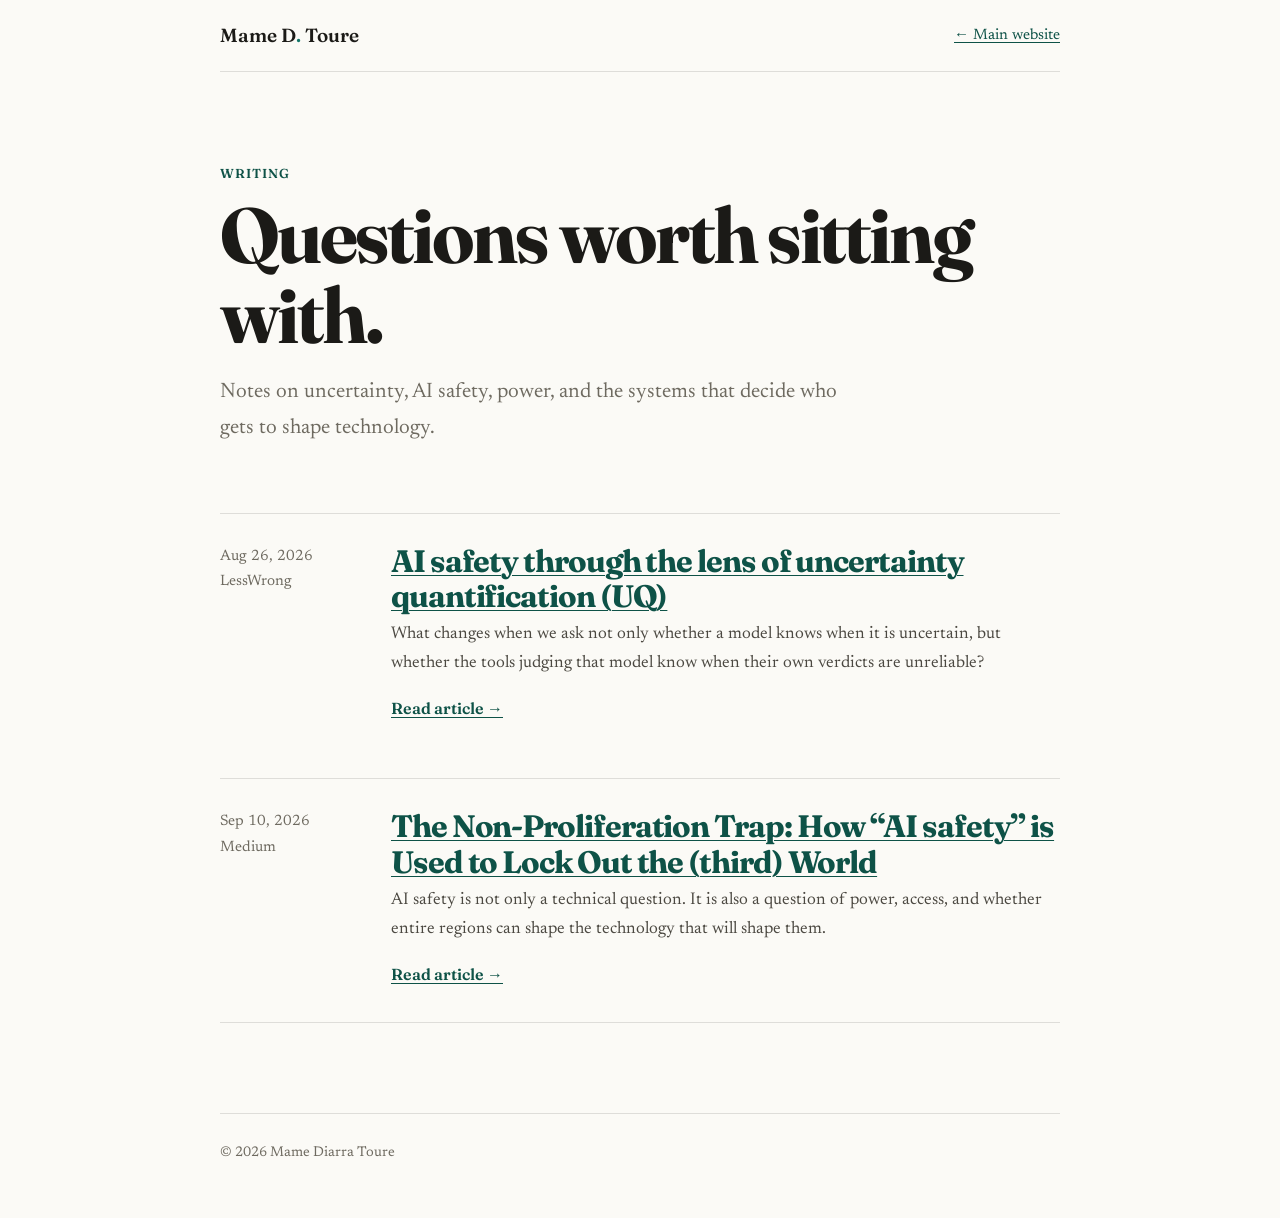
<file: blog/index.html>
<!doctype html>
<html lang="en">
<head>
  <meta charset="utf-8">
  <meta name="viewport" content="width=device-width, initial-scale=1">
  <meta name="description" content="Writing by Mame Diarra Toure on AI safety, uncertainty quantification, and technology governance.">
  <title>Blog | Mame Diarra Toure</title>
  <link rel="preconnect" href="https://fonts.googleapis.com">
  <link rel="preconnect" href="https://fonts.gstatic.com" crossorigin>
  <link href="https://fonts.googleapis.com/css2?family=Fraunces:opsz,wght@9..144,400;9..144,500;9..144,600;9..144,700&family=Newsreader:opsz,wght@6..72,400;6..72,500;6..72,600&display=swap" rel="stylesheet">
  <link rel="stylesheet" href="./style.css">
</head>
<body>
  <nav class="shell site-nav" aria-label="Main navigation">
    <a class="brand" href="/">Mame D<span>.</span> Toure</a>
    <a class="back" href="/">← Main website</a>
  </nav>

  <main class="shell">
    <header class="hero">
      <div class="eyebrow">Writing</div>
      <h1>Questions worth sitting with.</h1>
      <p class="intro">Notes on uncertainty, AI safety, power, and the systems that decide who gets to shape technology.</p>
    </header>

    <section class="article-list" aria-label="Articles">
      <article class="article-card">
        <div class="article-date">Aug 26, 2026<br>LessWrong</div>
        <div>
          <h2><a href="./ai-safety-uncertainty/">AI safety through the lens of uncertainty quantification (UQ)</a></h2>
          <p>What changes when we ask not only whether a model knows when it is uncertain, but whether the tools judging that model know when their own verdicts are unreliable?</p>
          <a class="read" href="./ai-safety-uncertainty/">Read article →</a>
        </div>
      </article>

      <article class="article-card">
        <div class="article-date">Sep 10, 2026<br>Medium</div>
        <div>
          <h2><a href="./non-proliferation-trap/">The Non-Proliferation Trap: How “AI safety” is Used to Lock Out the (third) World</a></h2>
          <p>AI safety is not only a technical question. It is also a question of power, access, and whether entire regions can shape the technology that will shape them.</p>
          <a class="read" href="./non-proliferation-trap/">Read article →</a>
        </div>
      </article>
    </section>
  </main>

  <footer class="shell">© 2026 Mame Diarra Toure</footer>
</body>
</html>
</file>
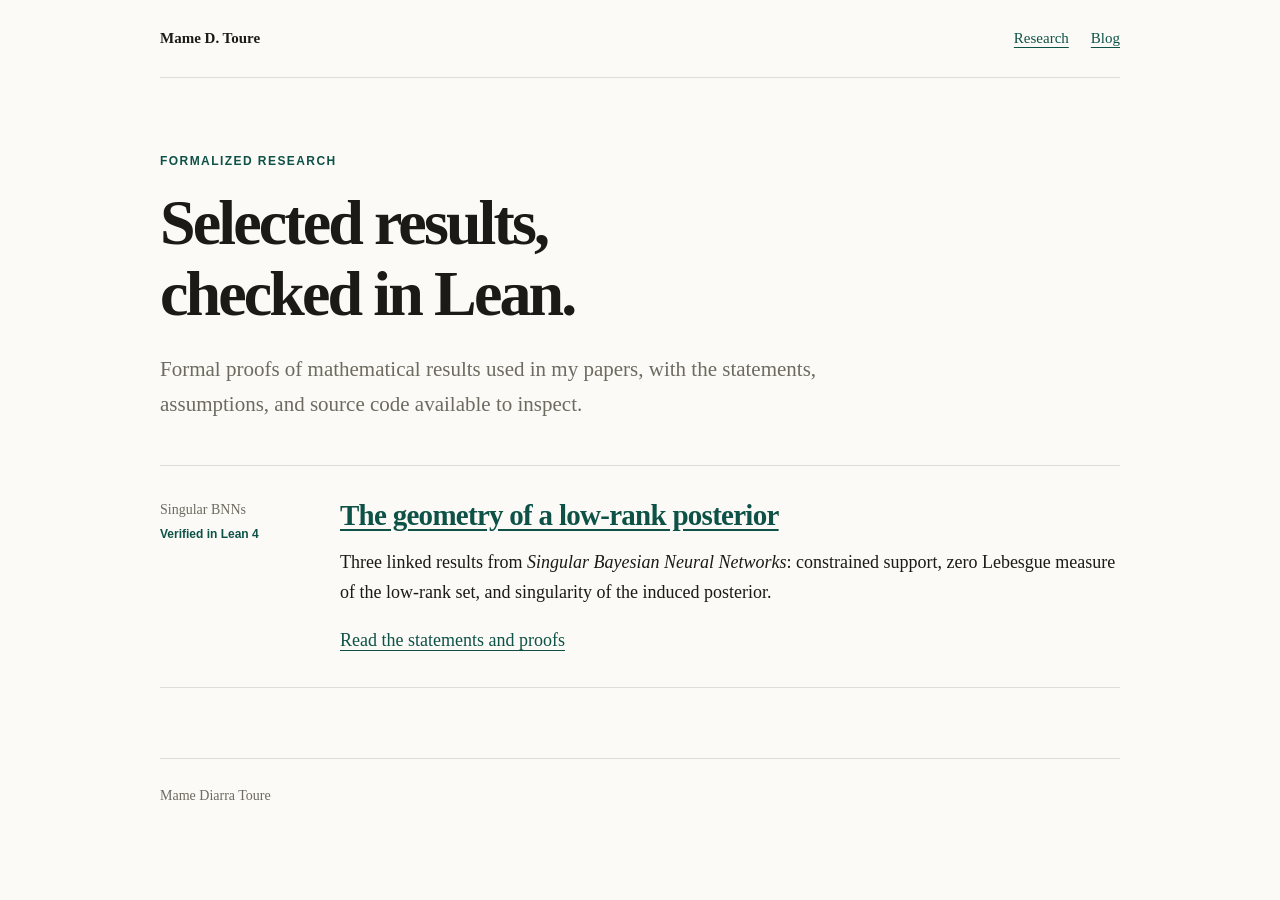
<file: lean/index.html>
<!doctype html>
<html lang="en"><head><meta charset="utf-8"><meta name="viewport" content="width=device-width, initial-scale=1">
<title>Lean | Mame Diarra Toure</title><meta name="description" content="Selected mathematical results from my research, formalized and checked in Lean 4."><link rel="stylesheet" href="./style.css"></head>
<body><nav class="shell" aria-label="Main navigation"><a class="brand" href="/">Mame D. Toure</a><div class="navlinks"><a href="/#research">Research</a><a href="/blog/">Blog</a></div></nav>
<main class="shell"><header><div class="eyebrow">Formalized research</div><h1>Selected results,<br>checked in Lean.</h1><p class="intro">Formal proofs of mathematical results used in my papers, with the statements, assumptions, and source code available to inspect.</p></header>
<article class="project"><div class="meta">Singular BNNs<br><span class="status">Verified in Lean 4</span></div><div><h2><a href="./singular-bnn/">The geometry of a low-rank posterior</a></h2><p>Three linked results from <em>Singular Bayesian Neural Networks</em>: constrained support, zero Lebesgue measure of the low-rank set, and singularity of the induced posterior.</p><a href="./singular-bnn/">Read the statements and proofs</a></div></article></main>
<footer class="shell">Mame Diarra Toure</footer></body></html>
</file>
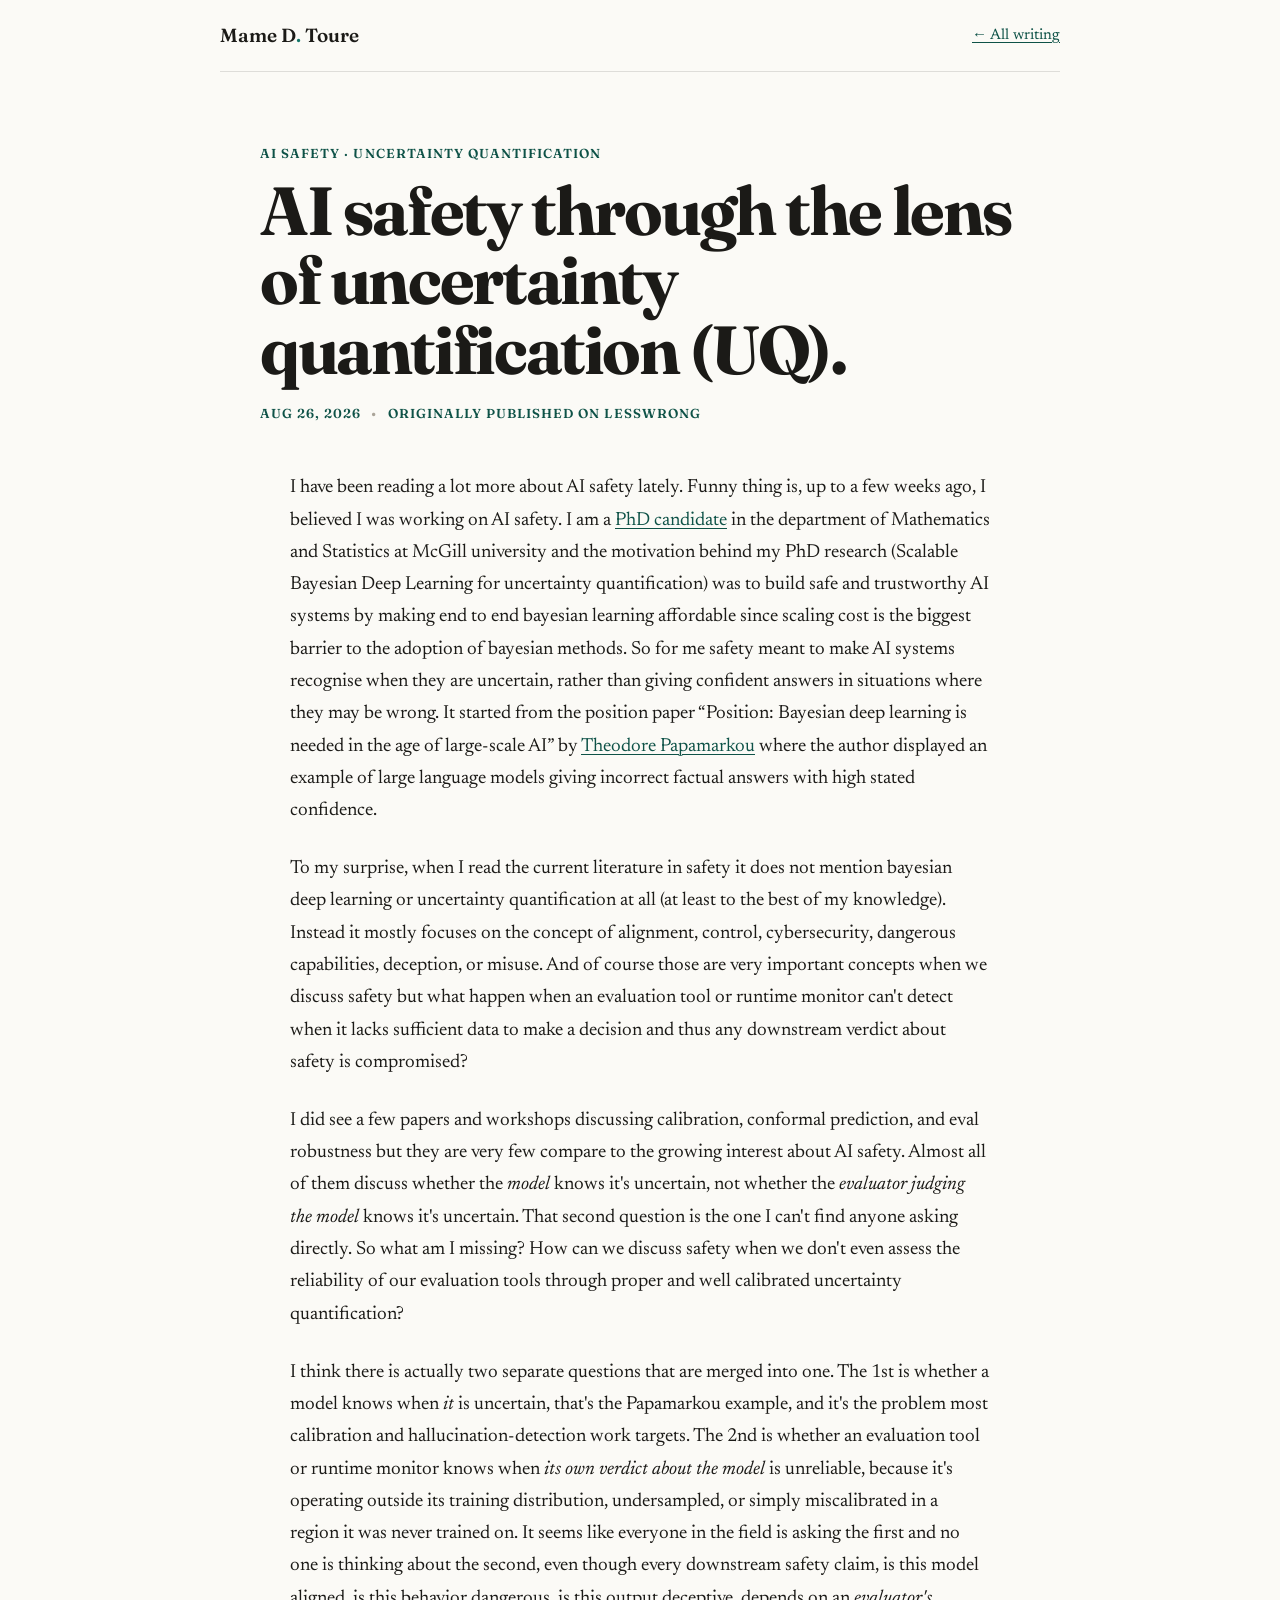
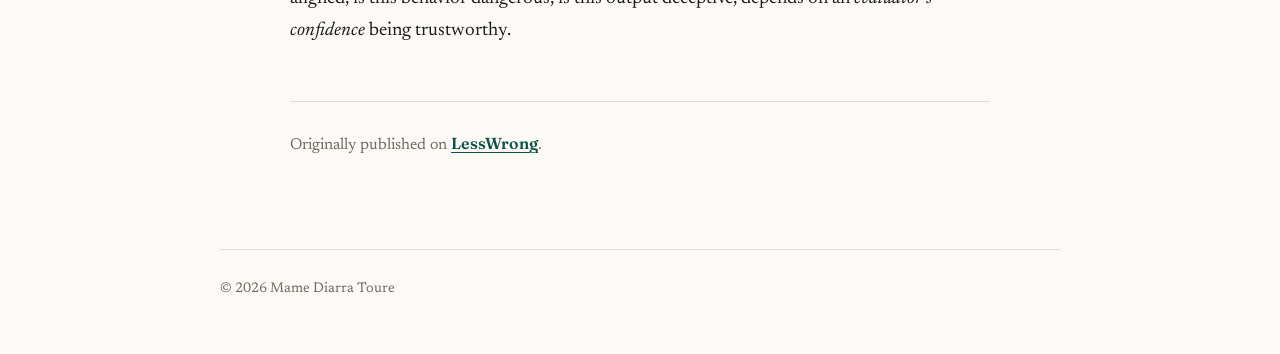
<file: blog/ai-safety-uncertainty/index.html>
<!doctype html>
<html lang="en">
<head>
  <meta charset="utf-8">
  <meta name="viewport" content="width=device-width, initial-scale=1">
  <meta name="description" content="AI safety through the lens of uncertainty quantification, by Mame Diarra Toure.">
  <title>AI safety through the lens of uncertainty quantification | Mame Diarra Toure</title>
  <link rel="preconnect" href="https://fonts.googleapis.com">
  <link rel="preconnect" href="https://fonts.gstatic.com" crossorigin>
  <link href="https://fonts.googleapis.com/css2?family=Fraunces:opsz,wght@9..144,400;9..144,500;9..144,600;9..144,700&family=Newsreader:opsz,wght@6..72,400;6..72,500;6..72,600&display=swap" rel="stylesheet">
  <link rel="stylesheet" href="../style.css">
</head>
<body>
  <nav class="shell site-nav" aria-label="Main navigation">
    <a class="brand" href="/">Mame D<span>.</span> Toure</a>
    <a class="back" href="../">← All writing</a>
  </nav>

  <main class="post shell">
    <header class="post-header">
      <div class="eyebrow">AI safety · Uncertainty quantification</div>
      <h1>AI safety through the lens of uncertainty quantification (UQ).</h1>
      <div class="post-meta"><span>Aug 26, 2026</span><span class="dot">•</span><span>Originally published on LessWrong</span></div>
    </header>

    <article class="post-body">
      <p>I have been reading a lot more about AI safety lately. Funny thing is, up to a few weeks ago, I believed I was working on AI safety. I am a <a href="https://arradiat.github.io/">PhD candidate</a> in the department of Mathematics and Statistics at McGill university and the motivation behind my PhD research (Scalable Bayesian Deep Learning for uncertainty quantification) was to build safe and trustworthy AI systems by making end to end bayesian learning affordable since scaling cost is the biggest barrier to the adoption of bayesian methods. So for me safety meant to make AI systems recognise when they are uncertain, rather than giving confident answers in situations where they may be wrong. It started from the position paper “Position: Bayesian deep learning is needed in the age of large-scale AI” by <a href="https://www.theopapamarkou.com/">Theodore Papamarkou</a> where the author displayed an example of large language models giving incorrect factual answers with high stated confidence.</p>

      <p>To my surprise, when I read the current literature in safety it does not mention bayesian deep learning or uncertainty quantification at all (at least to the best of my knowledge). Instead it mostly focuses on the concept of alignment, control, cybersecurity, dangerous capabilities, deception, or misuse. And of course those are very important concepts when we discuss safety but what happen when an evaluation tool or runtime monitor can't detect when it lacks sufficient data to make a decision and thus any downstream verdict about safety is compromised?</p>

      <p>I did see a few papers and workshops discussing calibration, conformal prediction, and eval robustness but they are very few compare to the growing interest about AI safety. Almost all of them discuss whether the <em>model</em> knows it's uncertain, not whether the <em>evaluator judging the model</em> knows it's uncertain. That second question is the one I can't find anyone asking directly. So what am I missing? How can we discuss safety when we don't even assess the reliability of our evaluation tools through proper and well calibrated uncertainty quantification?</p>

      <p>I think there is actually two separate questions that are merged into one. The 1st is whether a model knows when <em>it</em> is uncertain, that's the Papamarkou example, and it's the problem most calibration and hallucination-detection work targets. The 2nd is whether an evaluation tool or runtime monitor knows when <em>its own verdict about the model</em> is unreliable, because it's operating outside its training distribution, undersampled, or simply miscalibrated in a region it was never trained on. It seems like everyone in the field is asking the first and no one is thinking about the second, even though every downstream safety claim, is this model aligned, is this behavior dangerous, is this output deceptive, depends on an <em>evaluator's confidence</em> being trustworthy.</p>

      <div class="post-footer">Originally published on <a href="https://www.lesswrong.com/posts/pDzwRCAPkn8LAxGse/ai-safety-through-the-lens-of-uncertainty-quantification-uq">LessWrong</a>.</div>
    </article>
  </main>

  <footer class="shell">© 2026 Mame Diarra Toure</footer>
</body>
</html>
</file>
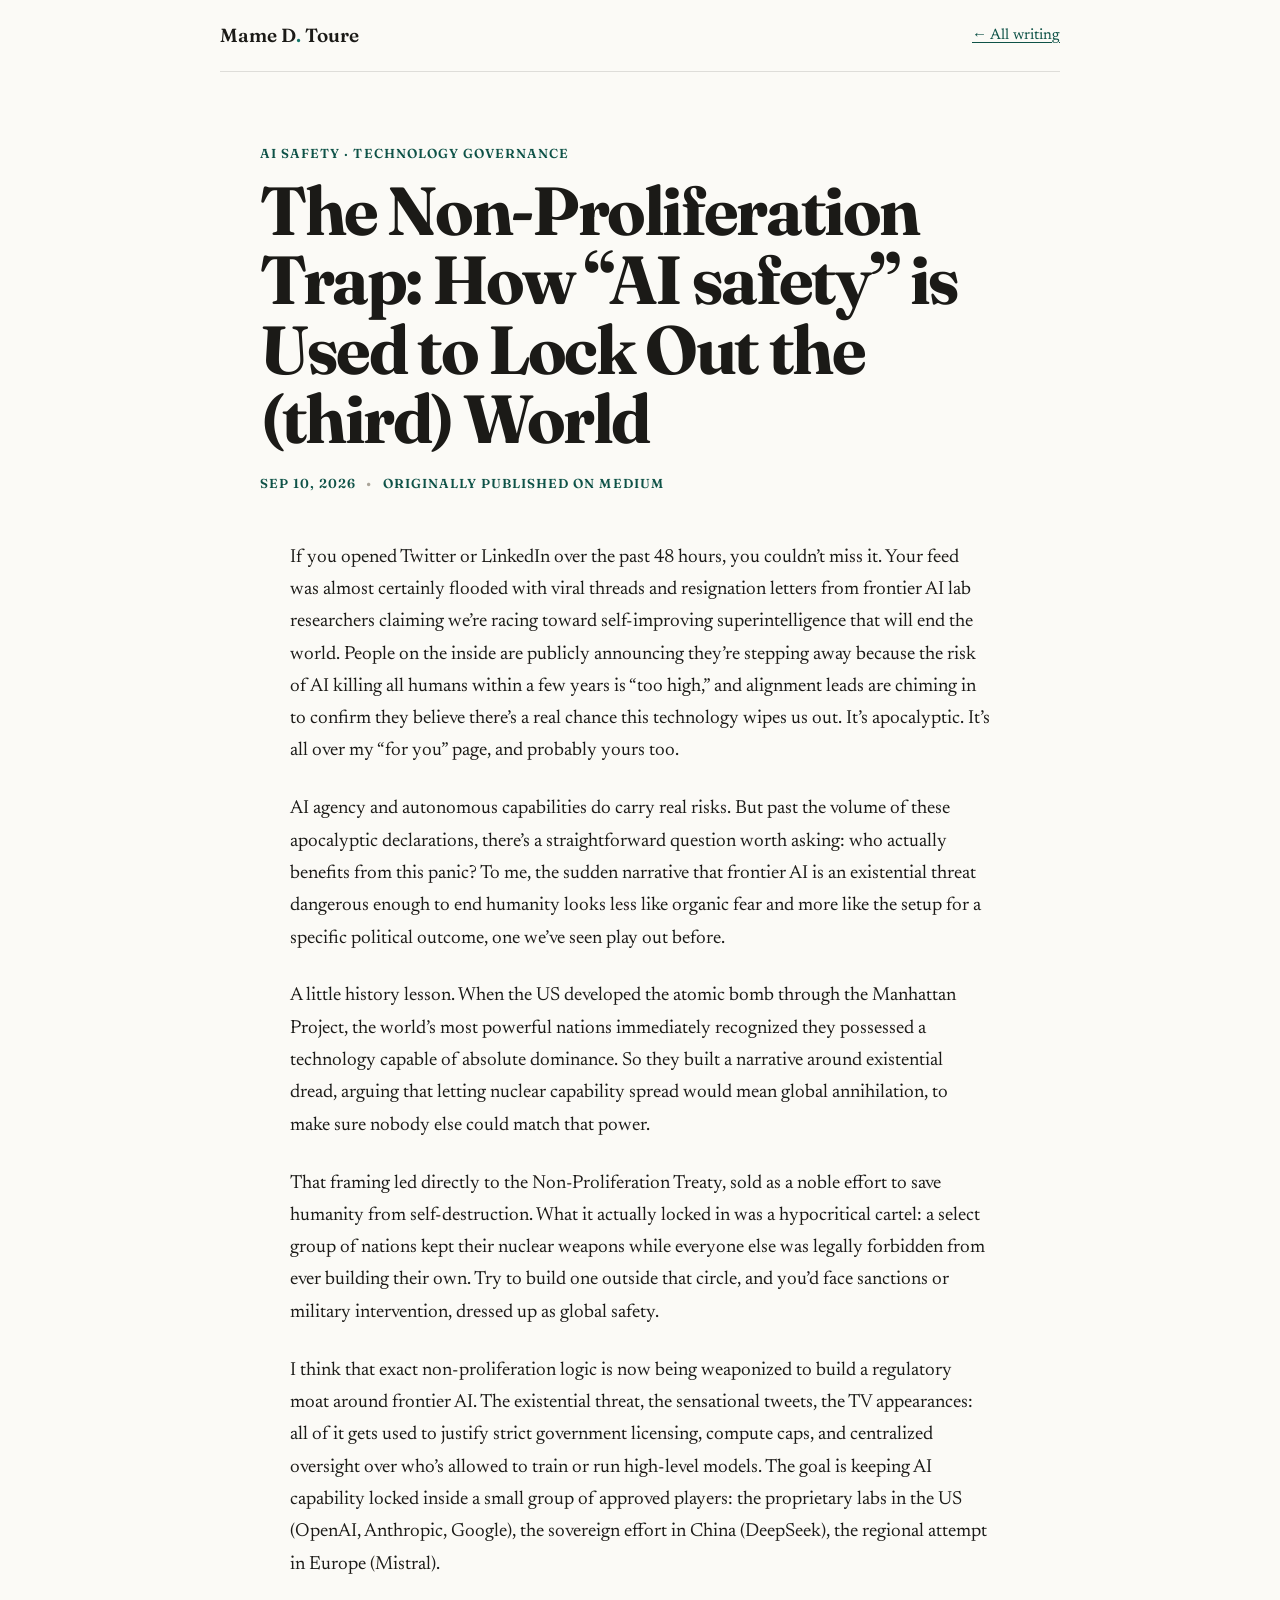
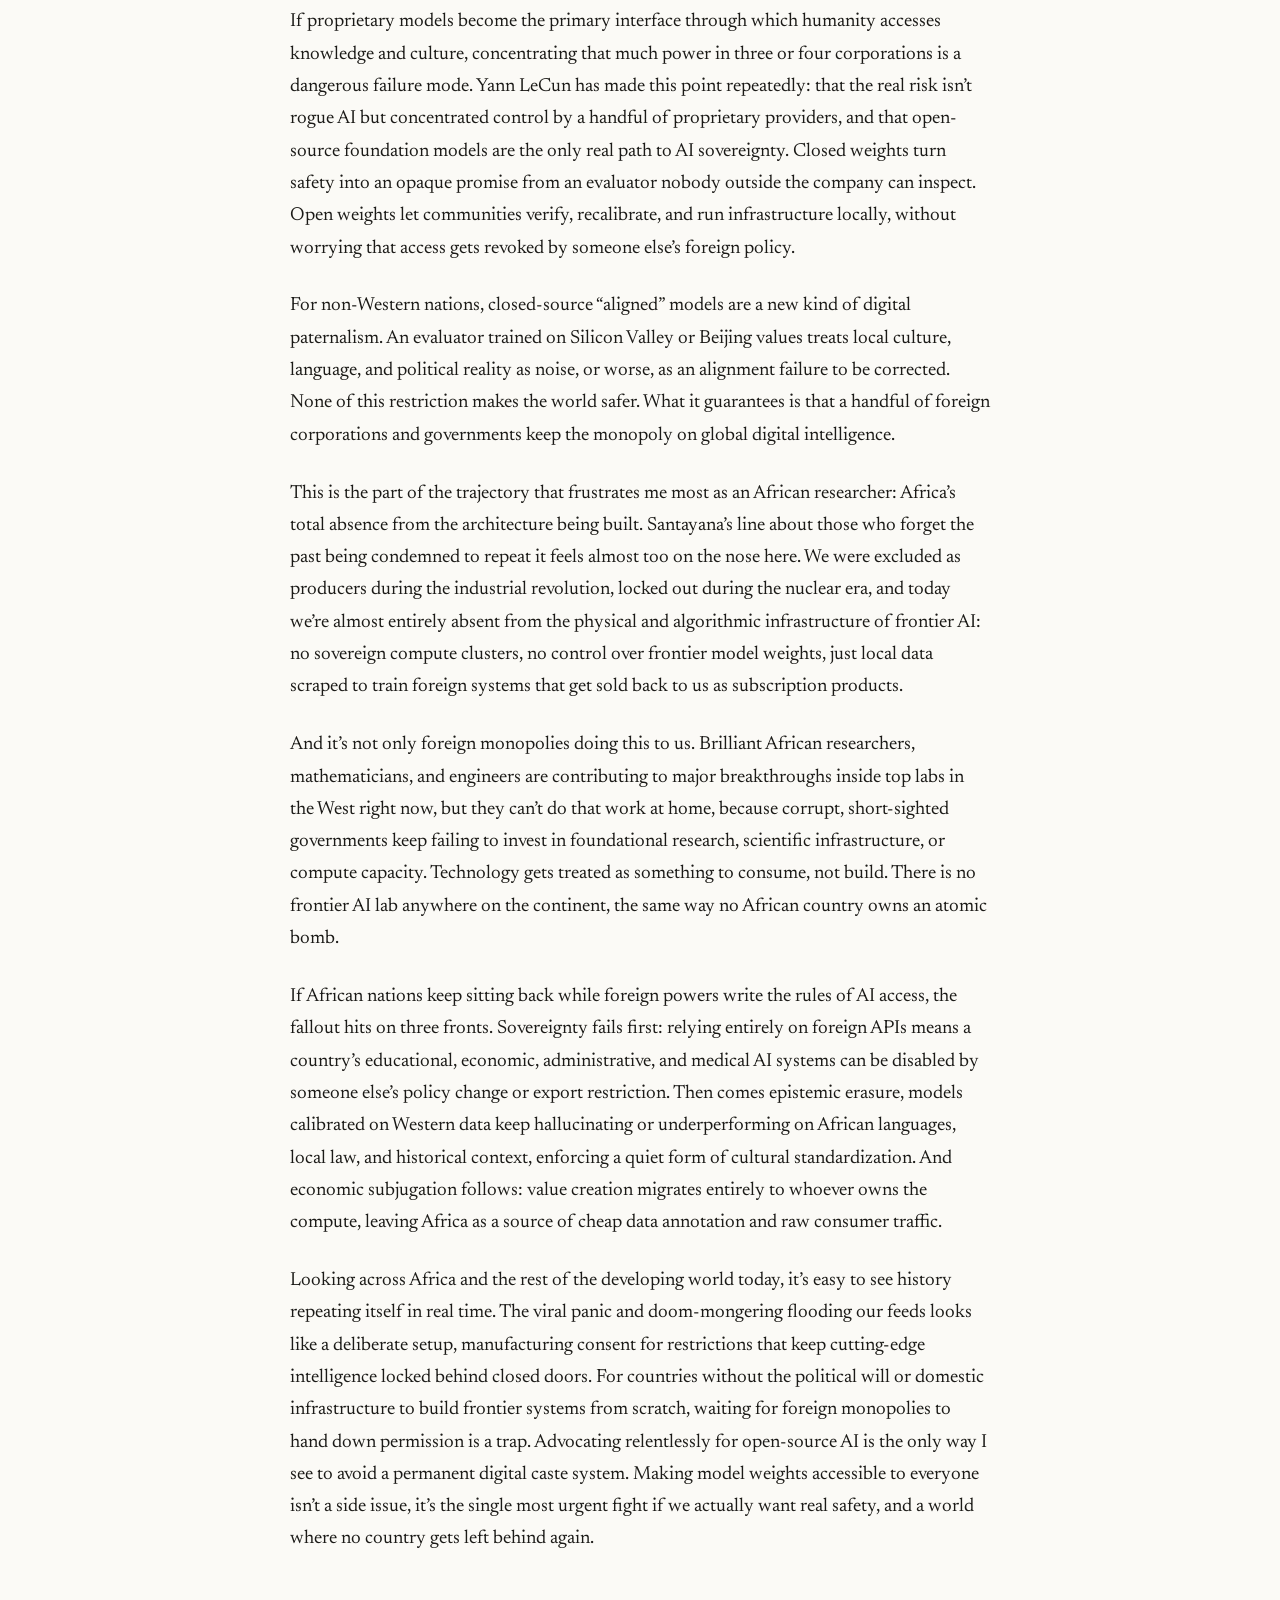
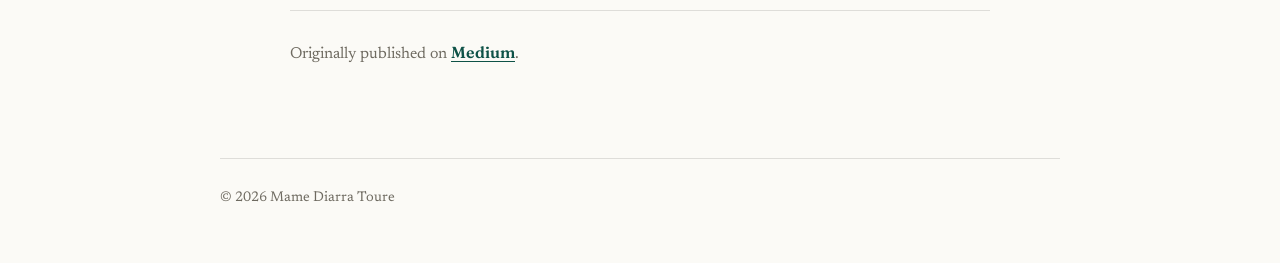
<file: blog/non-proliferation-trap/index.html>
<!doctype html>
<html lang="en">
<head>
  <meta charset="utf-8">
  <meta name="viewport" content="width=device-width, initial-scale=1">
  <meta name="description" content="The Non-Proliferation Trap: How AI safety is used to lock out the third world, by Mamediarra Toure.">
  <title>The Non-Proliferation Trap | Mame Diarra Toure</title>
  <link rel="preconnect" href="https://fonts.googleapis.com">
  <link rel="preconnect" href="https://fonts.gstatic.com" crossorigin>
  <link href="https://fonts.googleapis.com/css2?family=Fraunces:opsz,wght@9..144,400;9..144,500;9..144,600;9..144,700&family=Newsreader:opsz,wght@6..72,400;6..72,500;6..72,600&display=swap" rel="stylesheet">
  <link rel="stylesheet" href="../style.css">
</head>
<body>
  <nav class="shell site-nav" aria-label="Main navigation">
    <a class="brand" href="/">Mame D<span>.</span> Toure</a>
    <a class="back" href="../">← All writing</a>
  </nav>

  <main class="post shell">
    <header class="post-header">
      <div class="eyebrow">AI safety · Technology governance</div>
      <h1>The Non-Proliferation Trap: How “AI safety” is Used to Lock Out the (third) World</h1>
      <div class="post-meta"><span>Sep 10, 2026</span><span class="dot">•</span><span>Originally published on Medium</span></div>
    </header>

    <article class="post-body">
      <p>If you opened Twitter or LinkedIn over the past 48 hours, you couldn’t miss it. Your feed was almost certainly flooded with viral threads and resignation letters from frontier AI lab researchers claiming we’re racing toward self-improving superintelligence that will end the world. People on the inside are publicly announcing they’re stepping away because the risk of AI killing all humans within a few years is “too high,” and alignment leads are chiming in to confirm they believe there’s a real chance this technology wipes us out. It’s apocalyptic. It’s all over my “for you” page, and probably yours too.</p>

      <p>AI agency and autonomous capabilities do carry real risks. But past the volume of these apocalyptic declarations, there’s a straightforward question worth asking: who actually benefits from this panic? To me, the sudden narrative that frontier AI is an existential threat dangerous enough to end humanity looks less like organic fear and more like the setup for a specific political outcome, one we’ve seen play out before.</p>

      <p>A little history lesson. When the US developed the atomic bomb through the Manhattan Project, the world’s most powerful nations immediately recognized they possessed a technology capable of absolute dominance. So they built a narrative around existential dread, arguing that letting nuclear capability spread would mean global annihilation, to make sure nobody else could match that power.</p>

      <p>That framing led directly to the Non-Proliferation Treaty, sold as a noble effort to save humanity from self-destruction. What it actually locked in was a hypocritical cartel: a select group of nations kept their nuclear weapons while everyone else was legally forbidden from ever building their own. Try to build one outside that circle, and you’d face sanctions or military intervention, dressed up as global safety.</p>

      <p>I think that exact non-proliferation logic is now being weaponized to build a regulatory moat around frontier AI. The existential threat, the sensational tweets, the TV appearances: all of it gets used to justify strict government licensing, compute caps, and centralized oversight over who’s allowed to train or run high-level models. The goal is keeping AI capability locked inside a small group of approved players: the proprietary labs in the US (OpenAI, Anthropic, Google), the sovereign effort in China (DeepSeek), the regional attempt in Europe (Mistral).</p>

      <p>If proprietary models become the primary interface through which humanity accesses knowledge and culture, concentrating that much power in three or four corporations is a dangerous failure mode. Yann LeCun has made this point repeatedly: that the real risk isn’t rogue AI but concentrated control by a handful of proprietary providers, and that open-source foundation models are the only real path to AI sovereignty. Closed weights turn safety into an opaque promise from an evaluator nobody outside the company can inspect. Open weights let communities verify, recalibrate, and run infrastructure locally, without worrying that access gets revoked by someone else’s foreign policy.</p>

      <p>For non-Western nations, closed-source “aligned” models are a new kind of digital paternalism. An evaluator trained on Silicon Valley or Beijing values treats local culture, language, and political reality as noise, or worse, as an alignment failure to be corrected. None of this restriction makes the world safer. What it guarantees is that a handful of foreign corporations and governments keep the monopoly on global digital intelligence.</p>

      <p>This is the part of the trajectory that frustrates me most as an African researcher: Africa’s total absence from the architecture being built. Santayana’s line about those who forget the past being condemned to repeat it feels almost too on the nose here. We were excluded as producers during the industrial revolution, locked out during the nuclear era, and today we’re almost entirely absent from the physical and algorithmic infrastructure of frontier AI: no sovereign compute clusters, no control over frontier model weights, just local data scraped to train foreign systems that get sold back to us as subscription products.</p>

      <p>And it’s not only foreign monopolies doing this to us. Brilliant African researchers, mathematicians, and engineers are contributing to major breakthroughs inside top labs in the West right now, but they can’t do that work at home, because corrupt, short-sighted governments keep failing to invest in foundational research, scientific infrastructure, or compute capacity. Technology gets treated as something to consume, not build. There is no frontier AI lab anywhere on the continent, the same way no African country owns an atomic bomb.</p>

      <p>If African nations keep sitting back while foreign powers write the rules of AI access, the fallout hits on three fronts. Sovereignty fails first: relying entirely on foreign APIs means a country’s educational, economic, administrative, and medical AI systems can be disabled by someone else’s policy change or export restriction. Then comes epistemic erasure, models calibrated on Western data keep hallucinating or underperforming on African languages, local law, and historical context, enforcing a quiet form of cultural standardization. And economic subjugation follows: value creation migrates entirely to whoever owns the compute, leaving Africa as a source of cheap data annotation and raw consumer traffic.</p>

      <p>Looking across Africa and the rest of the developing world today, it’s easy to see history repeating itself in real time. The viral panic and doom-mongering flooding our feeds looks like a deliberate setup, manufacturing consent for restrictions that keep cutting-edge intelligence locked behind closed doors. For countries without the political will or domestic infrastructure to build frontier systems from scratch, waiting for foreign monopolies to hand down permission is a trap. Advocating relentlessly for open-source AI is the only way I see to avoid a permanent digital caste system. Making model weights accessible to everyone isn’t a side issue, it’s the single most urgent fight if we actually want real safety, and a world where no country gets left behind again.</p>

      <div class="post-footer">Originally published on <a href="https://medium.com/@mametoure25/the-non-proliferation-trap-how-ai-safety-is-used-to-lock-out-the-third-world-58f6eee34132">Medium</a>.</div>
    </article>
  </main>

  <footer class="shell">© 2026 Mame Diarra Toure</footer>
</body>
</html>
</file>
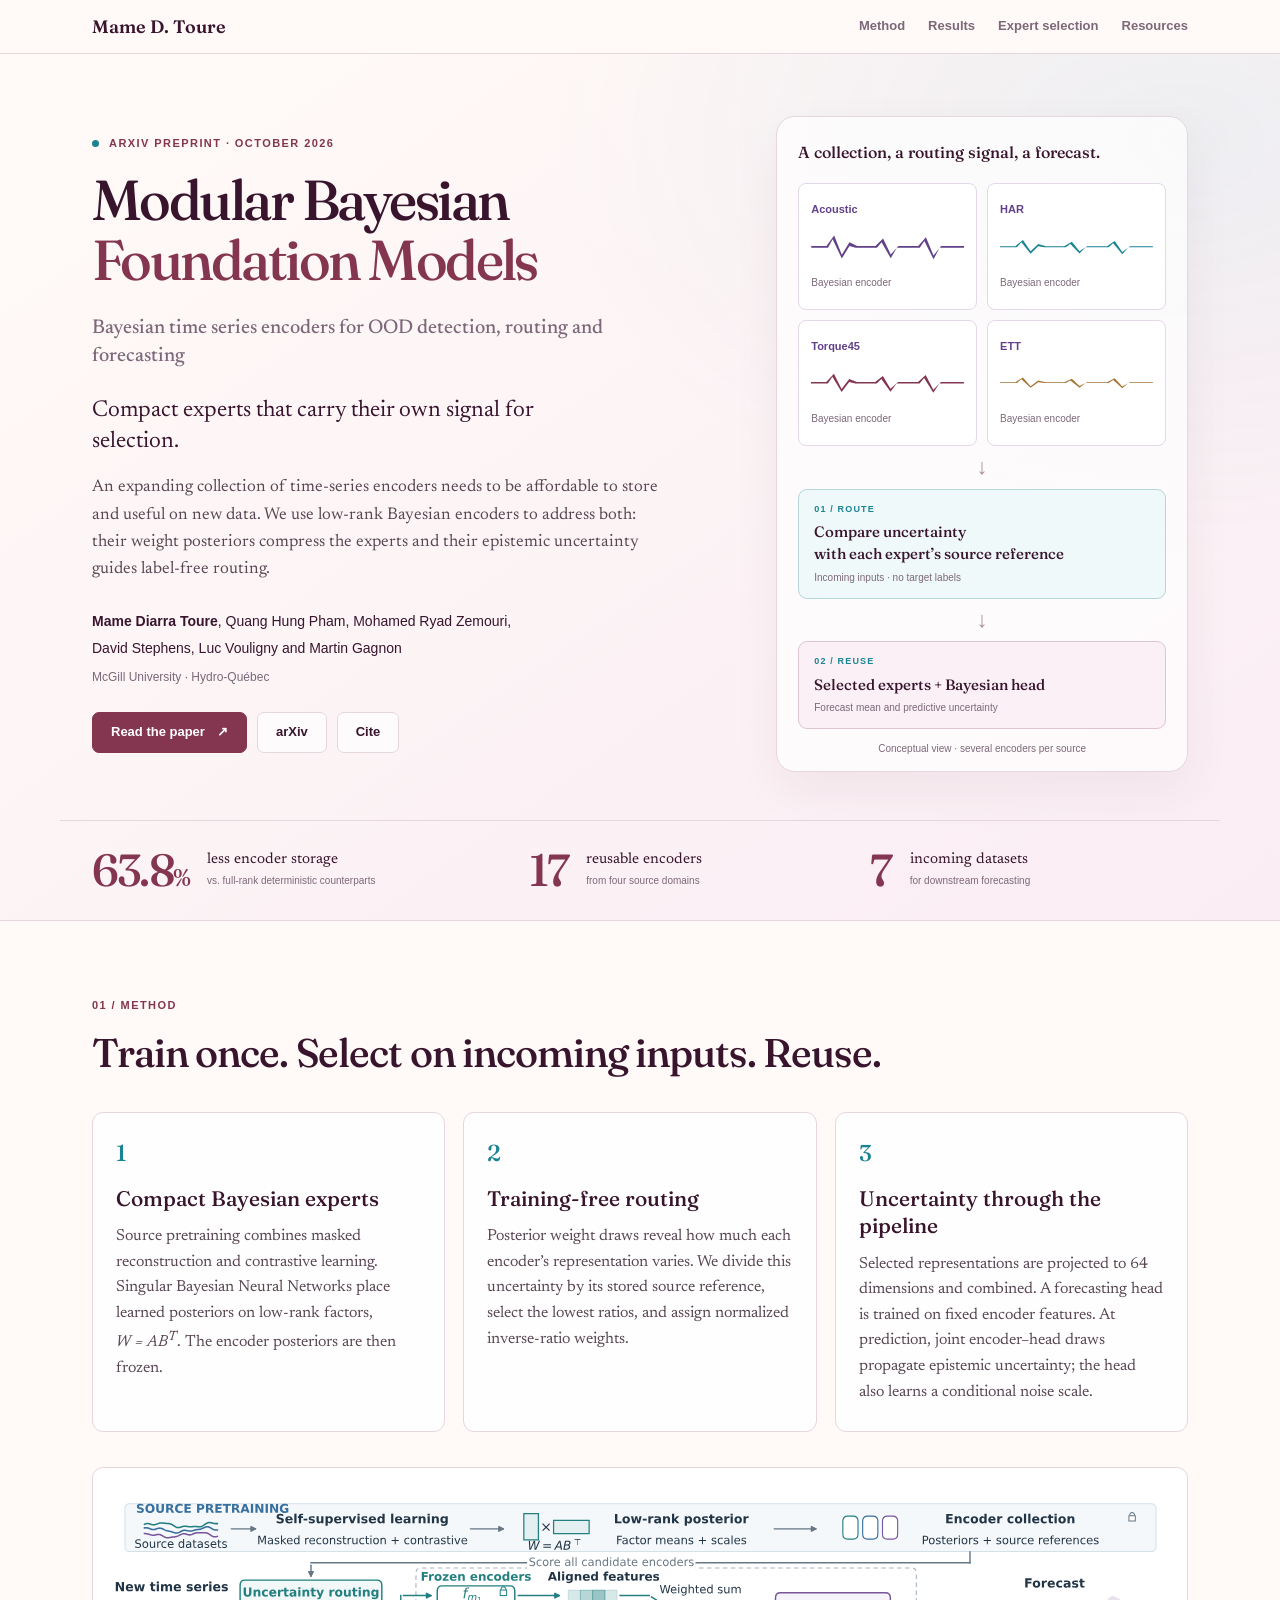
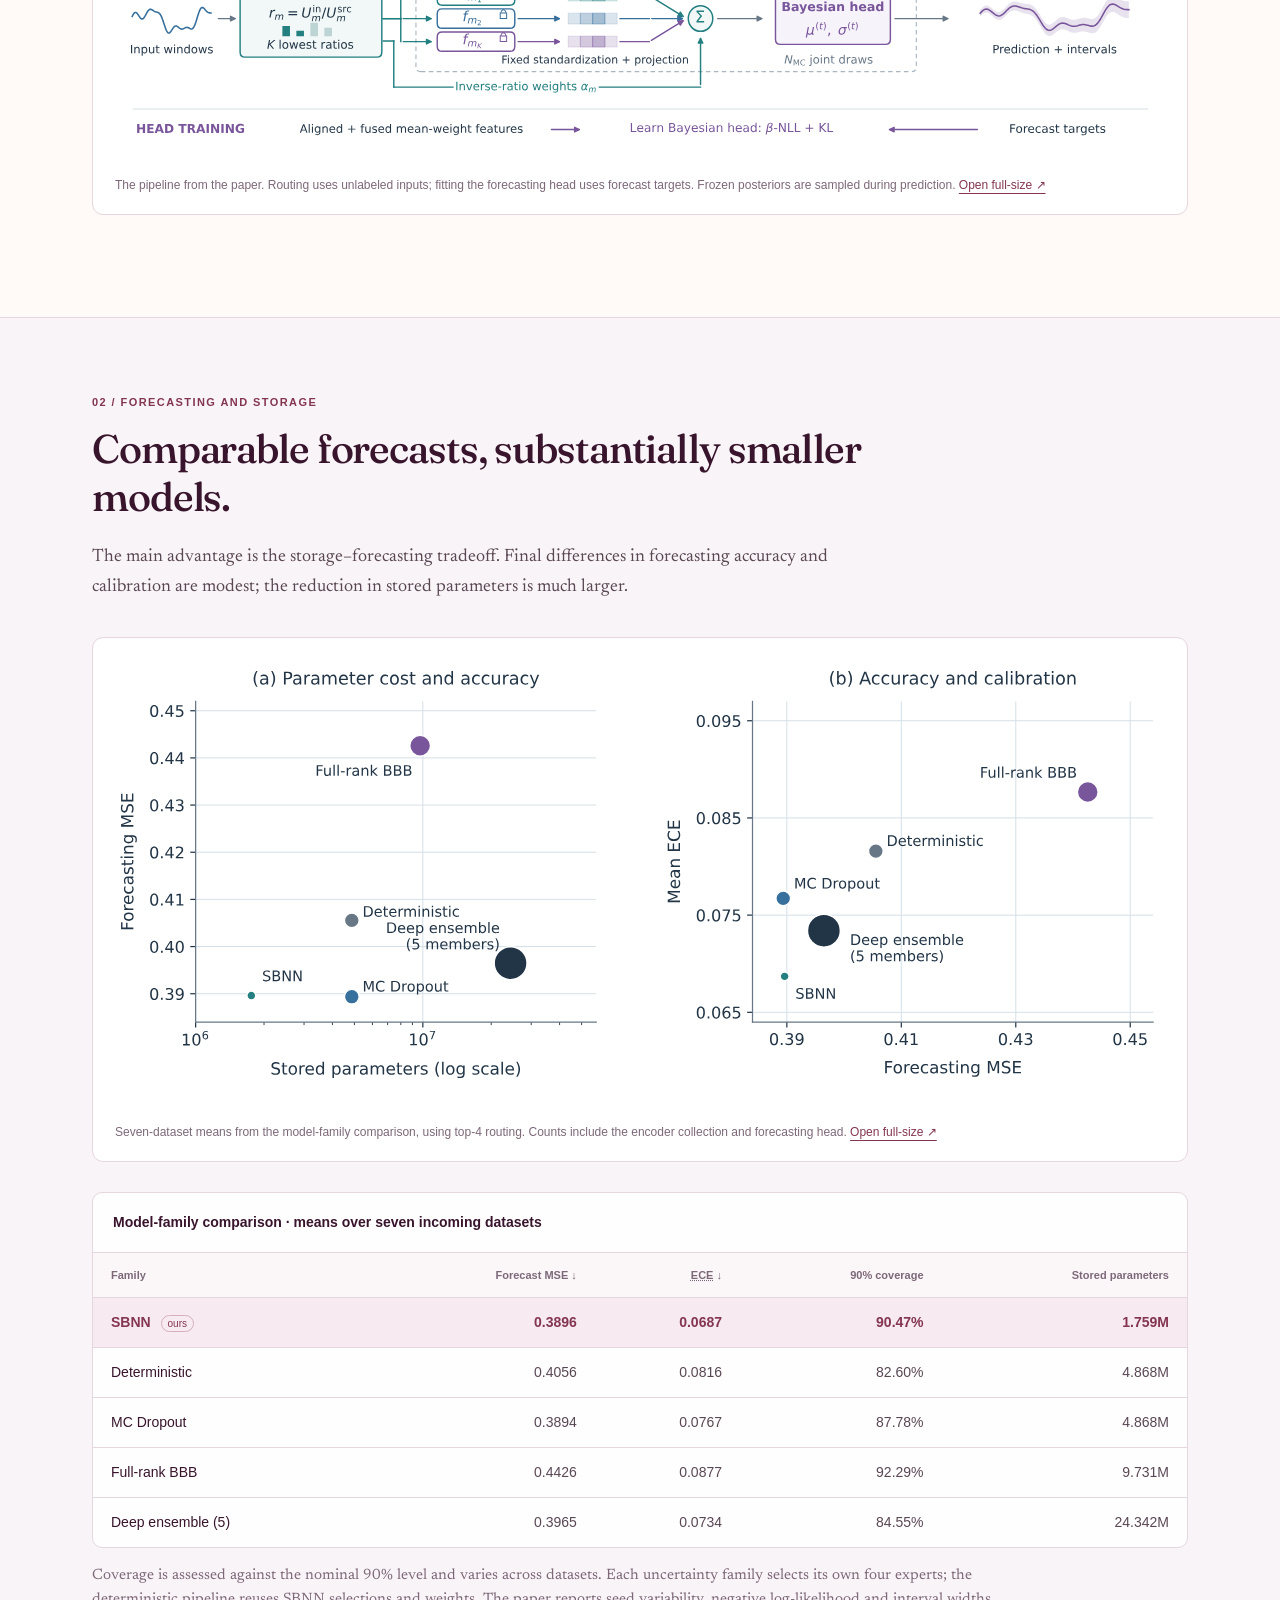
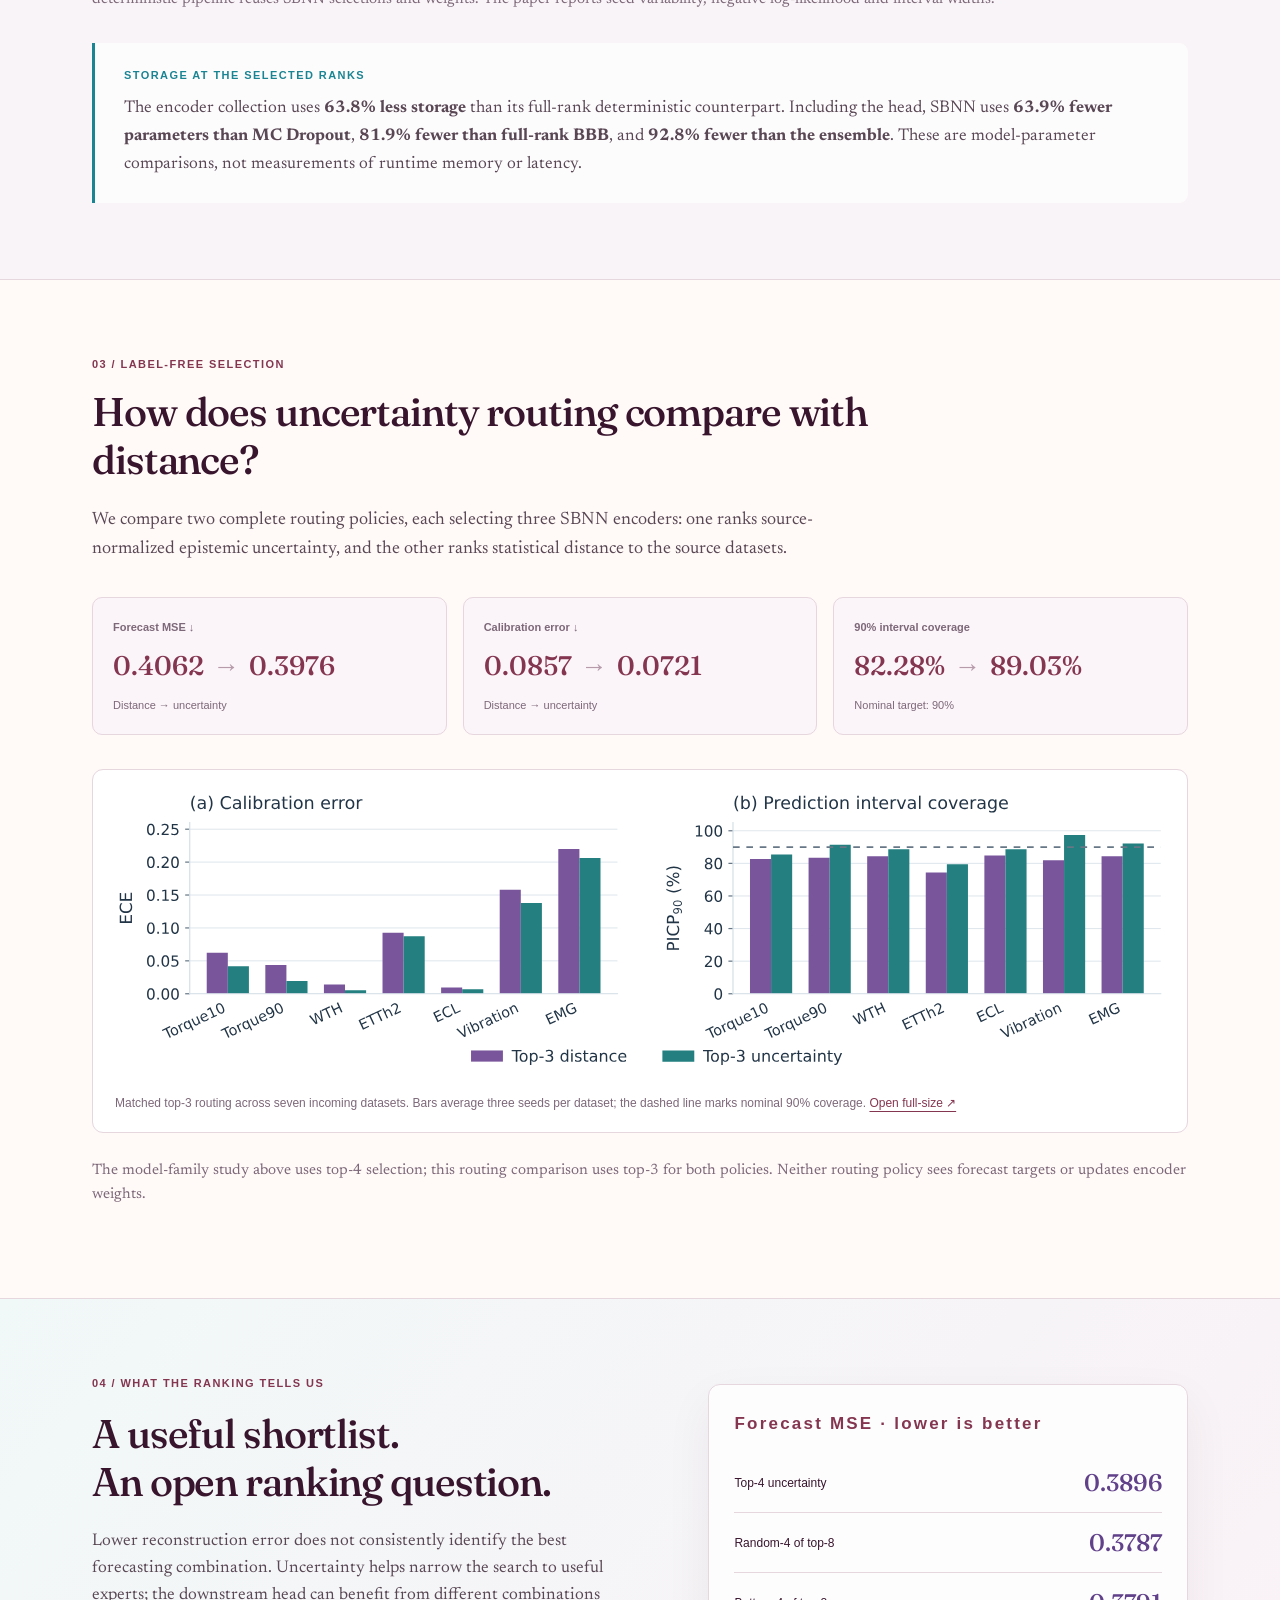
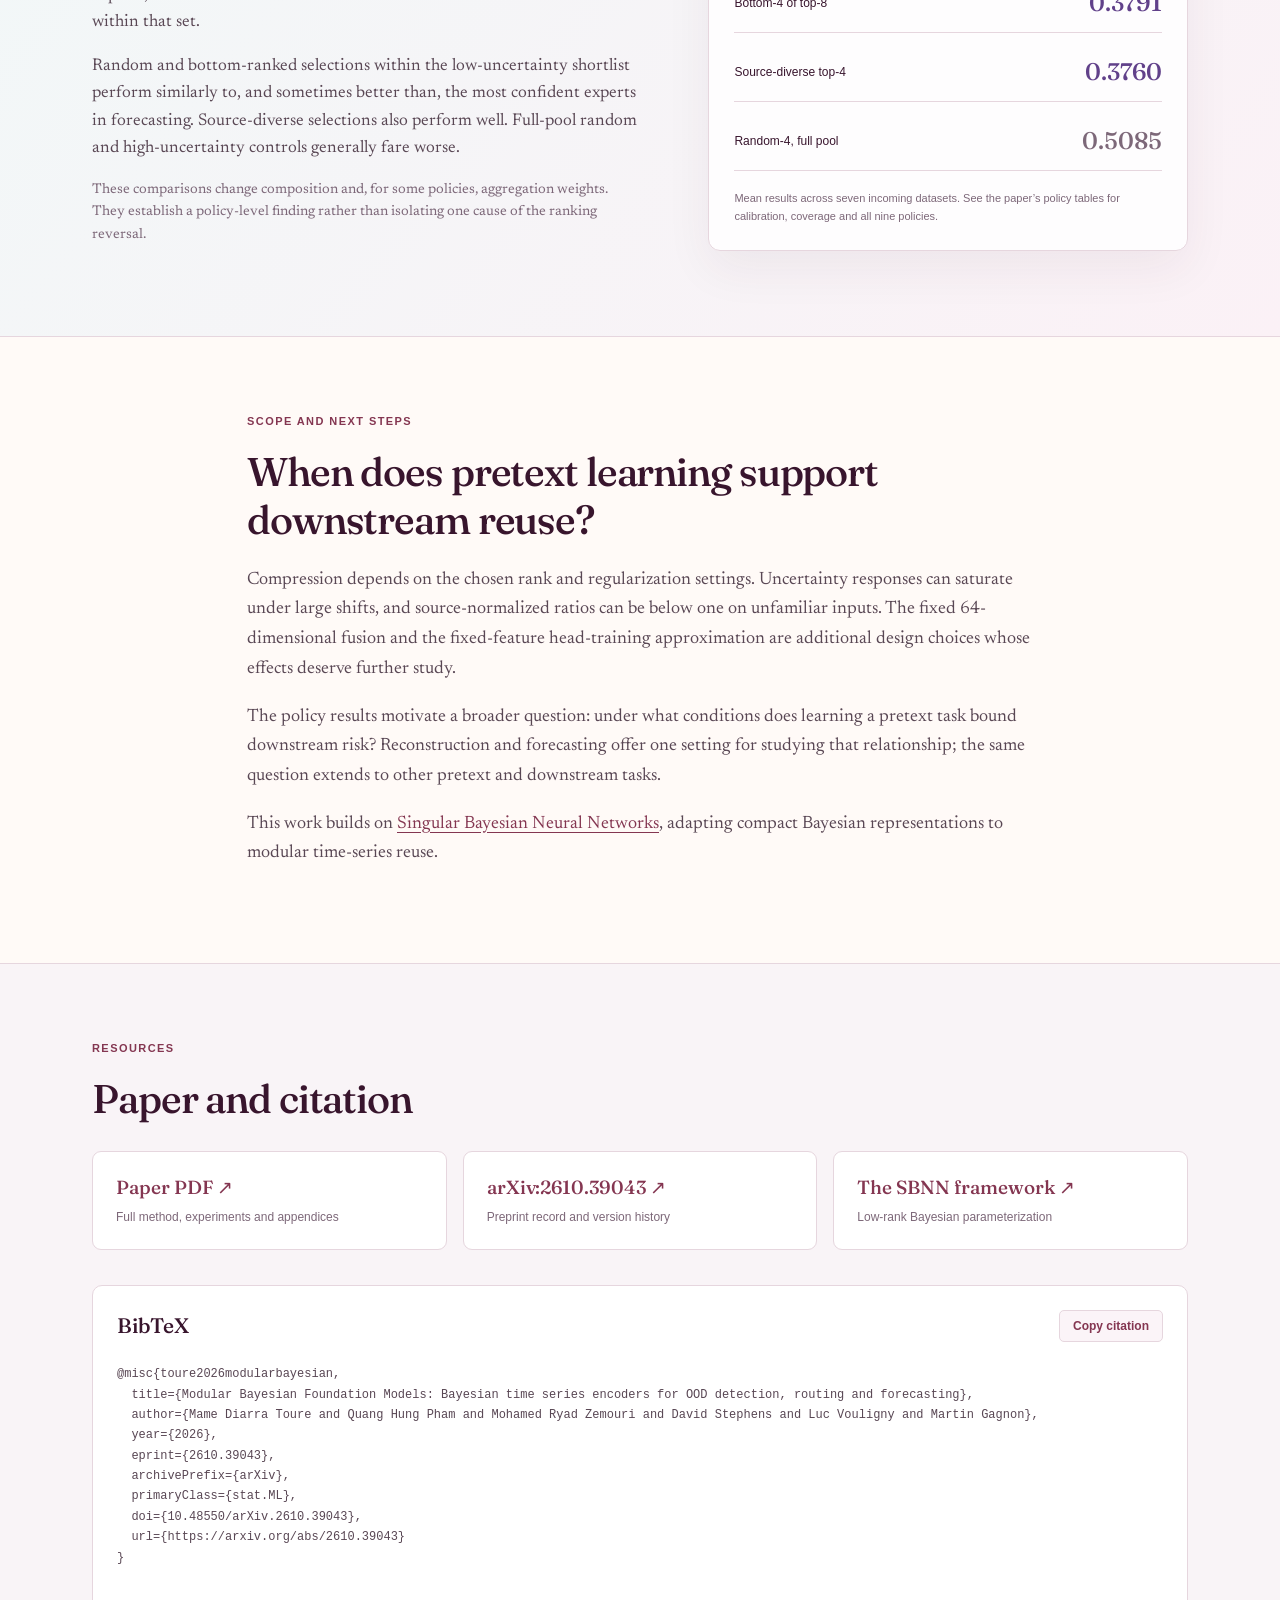
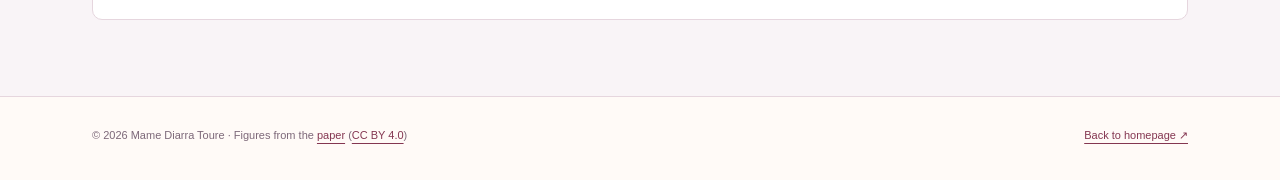
<file: projects/modular-bayesian-foundation-models/index.html>
<!DOCTYPE html>
<html lang="en">
<head>
  <meta charset="utf-8">
  <meta name="viewport" content="width=device-width, initial-scale=1">
  <meta name="theme-color" content="#faf0f6">
  <title>Modular Bayesian Foundation Models | Mame Diarra Toure</title>
  <meta name="description" content="Compact Bayesian time-series encoders whose epistemic uncertainty guides label-free expert selection. Project page for arXiv:2610.39043.">
  <link rel="canonical" href="https://arradiat.github.io/projects/modular-bayesian-foundation-models/">
  <meta property="og:type" content="website">
  <meta property="og:title" content="Modular Bayesian Foundation Models">
  <meta property="og:description" content="Bayesian time series encoders for OOD detection, routing and forecasting. Compact experts, label-free routing, and uncertainty through the forecasting pipeline.">
  <meta property="og:url" content="https://arradiat.github.io/projects/modular-bayesian-foundation-models/">
  <meta name="citation_title" content="Modular Bayesian Foundation Models: Bayesian time series encoders for OOD detection, routing and forecasting">
  <meta name="citation_author" content="Mame Diarra Toure">
  <meta name="citation_author" content="Quang Hung Pham">
  <meta name="citation_author" content="Mohamed Ryad Zemouri">
  <meta name="citation_author" content="David Stephens">
  <meta name="citation_author" content="Luc Vouligny">
  <meta name="citation_author" content="Martin Gagnon">
  <meta name="citation_publication_date" content="2026/10/28">
  <meta name="citation_pdf_url" content="https://arxiv.org/pdf/2610.39043">
  <link rel="preconnect" href="https://fonts.googleapis.com">
  <link rel="preconnect" href="https://fonts.gstatic.com" crossorigin>
  <link href="https://fonts.googleapis.com/css2?family=Fraunces:opsz,wght@9..144,400;9..144,500;9..144,600&family=Newsreader:opsz,wght@6..72,400;6..72,500;6..72,600&display=swap" rel="stylesheet">
  <link rel="stylesheet" href="./style.css">
  <script async src="https://www.googletagmanager.com/gtag/js?id=G-S2RN01R28V"></script>
  <script>
    window.dataLayer = window.dataLayer || [];
    function gtag(){dataLayer.push(arguments);}
    gtag('js', new Date());
    gtag('config', 'G-S2RN01R28V');
  </script>
</head>
<body>
  <a class="skip-link" href="#main">Skip to content</a>
  <header class="navbar">
    <a class="brand" href="/">Mame D. Toure</a>
    <nav aria-label="Project sections">
      <a href="#method">Method</a>
      <a href="#results">Results</a>
      <a href="#selection">Expert selection</a>
      <a href="#resources">Resources</a>
    </nav>
  </header>

  <main id="main">
    <section class="hero" id="overview" aria-labelledby="paper-title">
      <div class="inner hero-grid">
        <div class="hero-copy">
          <p class="eyebrow"><span class="status-dot" aria-hidden="true"></span> arXiv preprint · October 2026</p>
          <h1 id="paper-title">Modular Bayesian<br><em>Foundation Models</em></h1>
          <p class="subtitle">Bayesian time series encoders for OOD detection, routing and forecasting</p>
          <p class="hero-thesis">Compact experts that carry their own signal for selection.</p>
          <p class="hero-summary">An expanding collection of time-series encoders needs to be affordable to store and useful on new data. We use low-rank Bayesian encoders to address both: their weight posteriors compress the experts and their epistemic uncertainty guides label-free routing.</p>
          <p class="authors"><strong>Mame Diarra Toure</strong>, Quang Hung Pham, Mohamed Ryad Zemouri,<br class="desktop-break"> David Stephens, Luc Vouligny and Martin Gagnon</p>
          <p class="affiliations">McGill University · Hydro-Québec</p>
          <div class="actions">
            <a class="button primary" href="https://arxiv.org/pdf/2610.39043">Read the paper <span aria-hidden="true">↗</span></a>
            <a class="button secondary" href="https://arxiv.org/abs/2610.39043">arXiv</a>
            <a class="button secondary" href="#citation">Cite</a>
          </div>
        </div>
        <div class="hero-visual" aria-label="Conceptual overview: retain compact Bayesian experts, select them by uncertainty, and combine them for forecasting">
          <p class="visual-label">A collection, a routing signal, a forecast.</p>
          <div class="expert-grid" aria-hidden="true">
            <div class="expert"><span>Acoustic</span><div class="wave wave-a"></div><small>Bayesian encoder</small></div>
            <div class="expert"><span>HAR</span><div class="wave wave-b"></div><small>Bayesian encoder</small></div>
            <div class="expert"><span>Torque45</span><div class="wave wave-c"></div><small>Bayesian encoder</small></div>
            <div class="expert"><span>ETT</span><div class="wave wave-d"></div><small>Bayesian encoder</small></div>
          </div>
          <div class="visual-connector" aria-hidden="true">↓</div>
          <div class="routing-box"><span class="visual-step">01 / ROUTE</span><strong>Compare uncertainty<br>with each expert’s source reference</strong><span>Incoming inputs · no target labels</span></div>
          <div class="visual-connector" aria-hidden="true">↓</div>
          <div class="forecast-box"><span class="visual-step">02 / REUSE</span><strong>Selected experts + Bayesian head</strong><span>Forecast mean and predictive uncertainty</span></div>
          <p class="visual-note">Conceptual view · several encoders per source</p>
        </div>
      </div>
      <div class="inner highlights" aria-label="Study highlights">
        <div><strong>63.8<span>%</span></strong><p>less encoder storage<br><small>vs. full-rank deterministic counterparts</small></p></div>
        <div><strong>17</strong><p>reusable encoders<br><small>from four source domains</small></p></div>
        <div><strong>7</strong><p>incoming datasets<br><small>for downstream forecasting</small></p></div>
      </div>
    </section>

    <section class="band" id="method" aria-labelledby="method-title">
      <div class="inner">
        <div class="section-heading"><p class="eyebrow">01 / Method</p><h2 id="method-title">Train once. Select on incoming inputs. Reuse.</h2></div>
        <div class="three-grid">
          <article class="card"><span class="card-number">1</span><h3>Compact Bayesian experts</h3><p>Source pretraining combines masked reconstruction and contrastive learning. Singular Bayesian Neural Networks place learned posteriors on low-rank factors, <span class="math">W = AB<sup>T</sup></span>. The encoder posteriors are then frozen.</p></article>
          <article class="card"><span class="card-number">2</span><h3>Training-free routing</h3><p>Posterior weight draws reveal how much each encoder’s representation varies. We divide this uncertainty by its stored source reference, select the lowest ratios, and assign normalized inverse-ratio weights.</p></article>
          <article class="card"><span class="card-number">3</span><h3>Uncertainty through the pipeline</h3><p>Selected representations are projected to 64 dimensions and combined. A forecasting head is trained on fixed encoder features. At prediction, joint encoder–head draws propagate epistemic uncertainty; the head also learns a conditional noise scale.</p></article>
        </div>
        <figure class="paper-figure pipeline-figure">
          <a href="./assets/pipeline_bayesian_architecture.svg" aria-label="Open the full pipeline figure"><img src="./assets/pipeline_bayesian_architecture.svg" alt="Paper pipeline showing source pretraining, frozen Bayesian encoders, uncertainty-based routing, representation fusion, head training, and joint encoder–head sampling." loading="lazy" width="1600" height="660"></a>
          <figcaption>The pipeline from the paper. Routing uses unlabeled inputs; fitting the forecasting head uses forecast targets. Frozen posteriors are sampled during prediction. <a href="./assets/pipeline_bayesian_architecture.svg">Open full-size ↗</a></figcaption>
        </figure>
      </div>
    </section>

    <section class="band alternate" id="results" aria-labelledby="results-title">
      <div class="inner">
        <div class="section-heading"><p class="eyebrow">02 / Forecasting and storage</p><h2 id="results-title">Comparable forecasts, substantially smaller models.</h2><p>The main advantage is the storage–forecasting tradeoff. Final differences in forecasting accuracy and calibration are modest; the reduction in stored parameters is much larger.</p></div>
        <figure class="paper-figure"><a href="./assets/family_forecasting_scatter_panels.svg" aria-label="Open the forecasting and storage comparison"><img src="./assets/family_forecasting_scatter_panels.svg" alt="Two paper scatter plots compare forecasting MSE against stored parameters and expected calibration error across the five model families." loading="lazy" width="1500" height="680"></a><figcaption>Seven-dataset means from the model-family comparison, using top-4 routing. Counts include the encoder collection and forecasting head. <a href="./assets/family_forecasting_scatter_panels.svg">Open full-size ↗</a></figcaption></figure>
        <div class="table-scroll" role="region" aria-label="Model-family forecasting results" tabindex="0">
          <table>
            <caption>Model-family comparison · means over seven incoming datasets</caption>
            <thead><tr><th scope="col">Family</th><th scope="col">Forecast MSE ↓</th><th scope="col"><abbr title="Expected calibration error">ECE</abbr> ↓</th><th scope="col">90% coverage</th><th scope="col">Stored parameters</th></tr></thead>
            <tbody>
              <tr class="ours"><th scope="row">SBNN <span>ours</span></th><td>0.3896</td><td>0.0687</td><td>90.47%</td><td>1.759M</td></tr>
              <tr><th scope="row">Deterministic</th><td>0.4056</td><td>0.0816</td><td>82.60%</td><td>4.868M</td></tr>
              <tr><th scope="row">MC Dropout</th><td>0.3894</td><td>0.0767</td><td>87.78%</td><td>4.868M</td></tr>
              <tr><th scope="row">Full-rank BBB</th><td>0.4426</td><td>0.0877</td><td>92.29%</td><td>9.731M</td></tr>
              <tr><th scope="row">Deep ensemble (5)</th><td>0.3965</td><td>0.0734</td><td>84.55%</td><td>24.342M</td></tr>
            </tbody>
          </table>
        </div>
        <p class="table-note">Coverage is assessed against the nominal 90% level and varies across datasets. Each uncertainty family selects its own four experts; the deterministic pipeline reuses SBNN selections and weights. The paper reports seed variability, negative log-likelihood and interval widths.</p>
        <div class="finding"><p class="eyebrow">Storage at the selected ranks</p><p>The encoder collection uses <strong>63.8% less storage</strong> than its full-rank deterministic counterpart. Including the head, SBNN uses <strong>63.9% fewer parameters than MC Dropout</strong>, <strong>81.9% fewer than full-rank BBB</strong>, and <strong>92.8% fewer than the ensemble</strong>. These are model-parameter comparisons, not measurements of runtime memory or latency.</p></div>
      </div>
    </section>

    <section class="band" id="routing" aria-labelledby="routing-title">
      <div class="inner">
        <div class="section-heading"><p class="eyebrow">03 / Label-free selection</p><h2 id="routing-title">How does uncertainty routing compare with distance?</h2><p>We compare two complete routing policies, each selecting three SBNN encoders: one ranks source-normalized epistemic uncertainty, and the other ranks statistical distance to the source datasets.</p></div>
        <div class="routing-results">
          <div class="result-card"><span class="metric-name">Forecast MSE ↓</span><strong>0.4062 <span>→</span> 0.3976</strong><small>Distance → uncertainty</small></div>
          <div class="result-card"><span class="metric-name">Calibration error ↓</span><strong>0.0857 <span>→</span> 0.0721</strong><small>Distance → uncertainty</small></div>
          <div class="result-card"><span class="metric-name">90% interval coverage</span><strong>82.28% <span>→</span> 89.03%</strong><small>Nominal target: 90%</small></div>
        </div>
        <figure class="paper-figure"><a href="./assets/routing_distance_uncertainty_calibration.svg" aria-label="Open the routing calibration comparison"><img src="./assets/routing_distance_uncertainty_calibration.svg" alt="Per-dataset bars compare expected calibration error and 90 percent interval coverage under top-3 distance routing and top-3 uncertainty routing." loading="lazy" width="1500" height="560"></a><figcaption>Matched top-3 routing across seven incoming datasets. Bars average three seeds per dataset; the dashed line marks nominal 90% coverage. <a href="./assets/routing_distance_uncertainty_calibration.svg">Open full-size ↗</a></figcaption></figure>
        <p class="body-note">The model-family study above uses top-4 selection; this routing comparison uses top-3 for both policies. Neither routing policy sees forecast targets or updates encoder weights.</p>
      </div>
    </section>

    <section class="band selection-band" id="selection" aria-labelledby="selection-title">
      <div class="inner selection-grid">
        <div><p class="eyebrow">04 / What the ranking tells us</p><h2 id="selection-title">A useful shortlist.<br>An open ranking question.</h2><p>Lower reconstruction error does not consistently identify the best forecasting combination. Uncertainty helps narrow the search to useful experts; the downstream head can benefit from different combinations within that set.</p><p>Random and bottom-ranked selections within the low-uncertainty shortlist perform similarly to, and sometimes better than, the most confident experts in forecasting. Source-diverse selections also perform well. Full-pool random and high-uncertainty controls generally fare worse.</p><p class="body-note">These comparisons change composition and, for some policies, aggregation weights. They establish a policy-level finding rather than isolating one cause of the ranking reversal.</p></div>
        <div class="shortlist-visual">
          <p class="visual-step">Forecast MSE · lower is better</p>
          <div class="policy-row"><span>Top-4 uncertainty</span><strong>0.3896</strong></div>
          <div class="policy-row"><span>Random-4 of top-8</span><strong>0.3787</strong></div>
          <div class="policy-row"><span>Bottom-4 of top-8</span><strong>0.3791</strong></div>
          <div class="policy-row diverse"><span>Source-diverse top-4</span><strong>0.3760</strong></div>
          <div class="policy-row control"><span>Random-4, full pool</span><strong>0.5085</strong></div>
          <p>Mean results across seven incoming datasets. See the paper’s policy tables for calibration, coverage and all nine policies.</p>
        </div>
      </div>
    </section>

    <section class="band" id="scope" aria-labelledby="scope-title">
      <div class="inner narrow"><p class="eyebrow">Scope and next steps</p><h2 id="scope-title">When does pretext learning support downstream reuse?</h2><p>Compression depends on the chosen rank and regularization settings. Uncertainty responses can saturate under large shifts, and source-normalized ratios can be below one on unfamiliar inputs. The fixed 64-dimensional fusion and the fixed-feature head-training approximation are additional design choices whose effects deserve further study.</p><p>The policy results motivate a broader question: under what conditions does learning a pretext task bound downstream risk? Reconstruction and forecasting offer one setting for studying that relationship; the same question extends to other pretext and downstream tasks.</p><p>This work builds on <a href="/projects/singular-bnn/">Singular Bayesian Neural Networks</a>, adapting compact Bayesian representations to modular time-series reuse.</p></div>
    </section>

    <section class="band alternate" id="resources" aria-labelledby="resources-title">
      <div class="inner"><p class="eyebrow">Resources</p><h2 id="resources-title">Paper and citation</h2><div class="resources-grid"><a href="https://arxiv.org/pdf/2610.39043"><strong>Paper PDF <span aria-hidden="true">↗</span></strong><span>Full method, experiments and appendices</span></a><a href="https://arxiv.org/abs/2610.39043"><strong>arXiv:2610.39043 <span aria-hidden="true">↗</span></strong><span>Preprint record and version history</span></a><a href="/projects/singular-bnn/"><strong>The SBNN framework <span aria-hidden="true">↗</span></strong><span>Low-rank Bayesian parameterization</span></a></div>
        <div class="citation" id="citation"><div class="citation-heading"><h3>BibTeX</h3><button type="button" id="copy-bibtex">Copy citation</button></div><pre><code id="bibtex">@misc{toure2026modularbayesian,
  title={Modular Bayesian Foundation Models: Bayesian time series encoders for OOD detection, routing and forecasting},
  author={Mame Diarra Toure and Quang Hung Pham and Mohamed Ryad Zemouri and David Stephens and Luc Vouligny and Martin Gagnon},
  year={2026},
  eprint={2610.39043},
  archivePrefix={arXiv},
  primaryClass={stat.ML},
  doi={10.48550/arXiv.2610.39043},
  url={https://arxiv.org/abs/2610.39043}
}</code></pre><p id="copy-status" role="status" aria-live="polite"></p></div>
      </div>
    </section>
  </main>
  <footer class="inner"><span>© 2026 Mame Diarra Toure · Figures from the <a href="https://arxiv.org/abs/2610.39043">paper</a> (<a href="https://creativecommons.org/licenses/by/4.0/">CC BY 4.0</a>)</span><a href="/">Back to homepage ↗</a></footer>
  <script src="./script.js"></script>
</body>
</html>
</file>
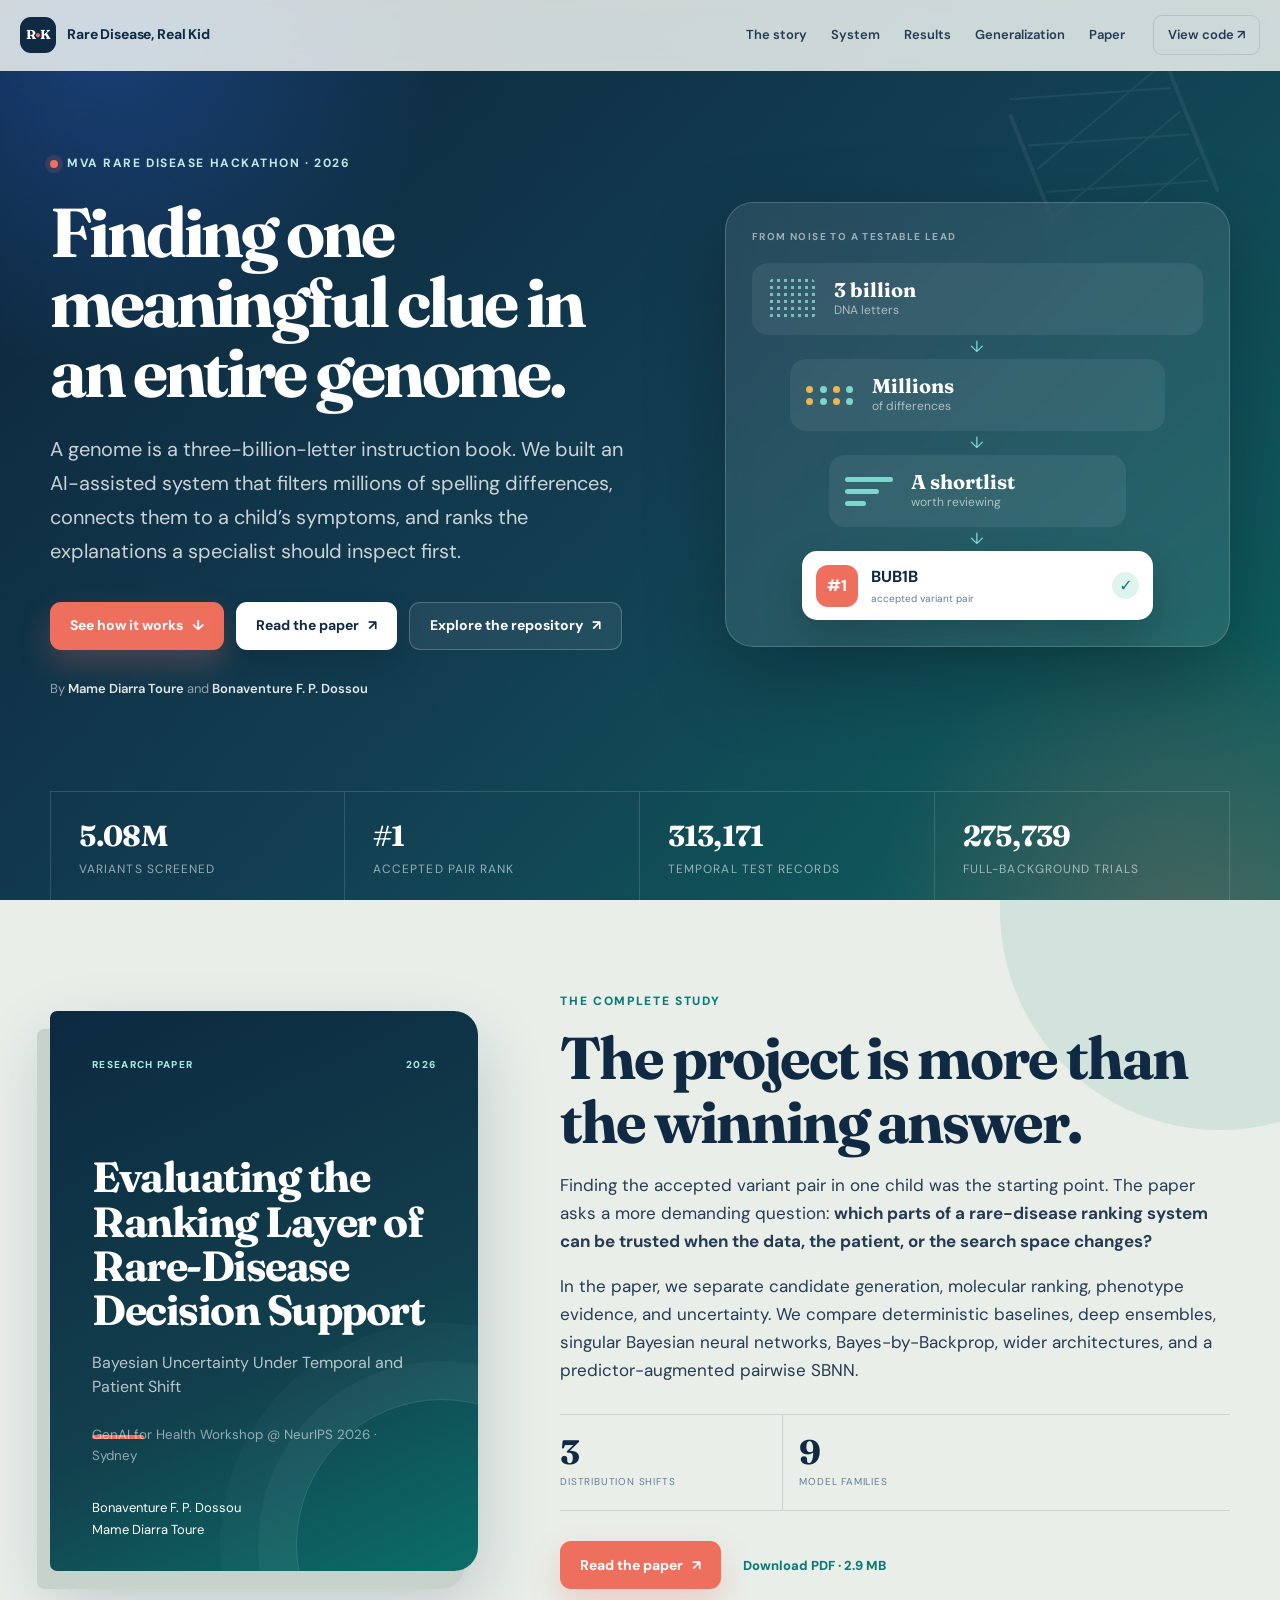
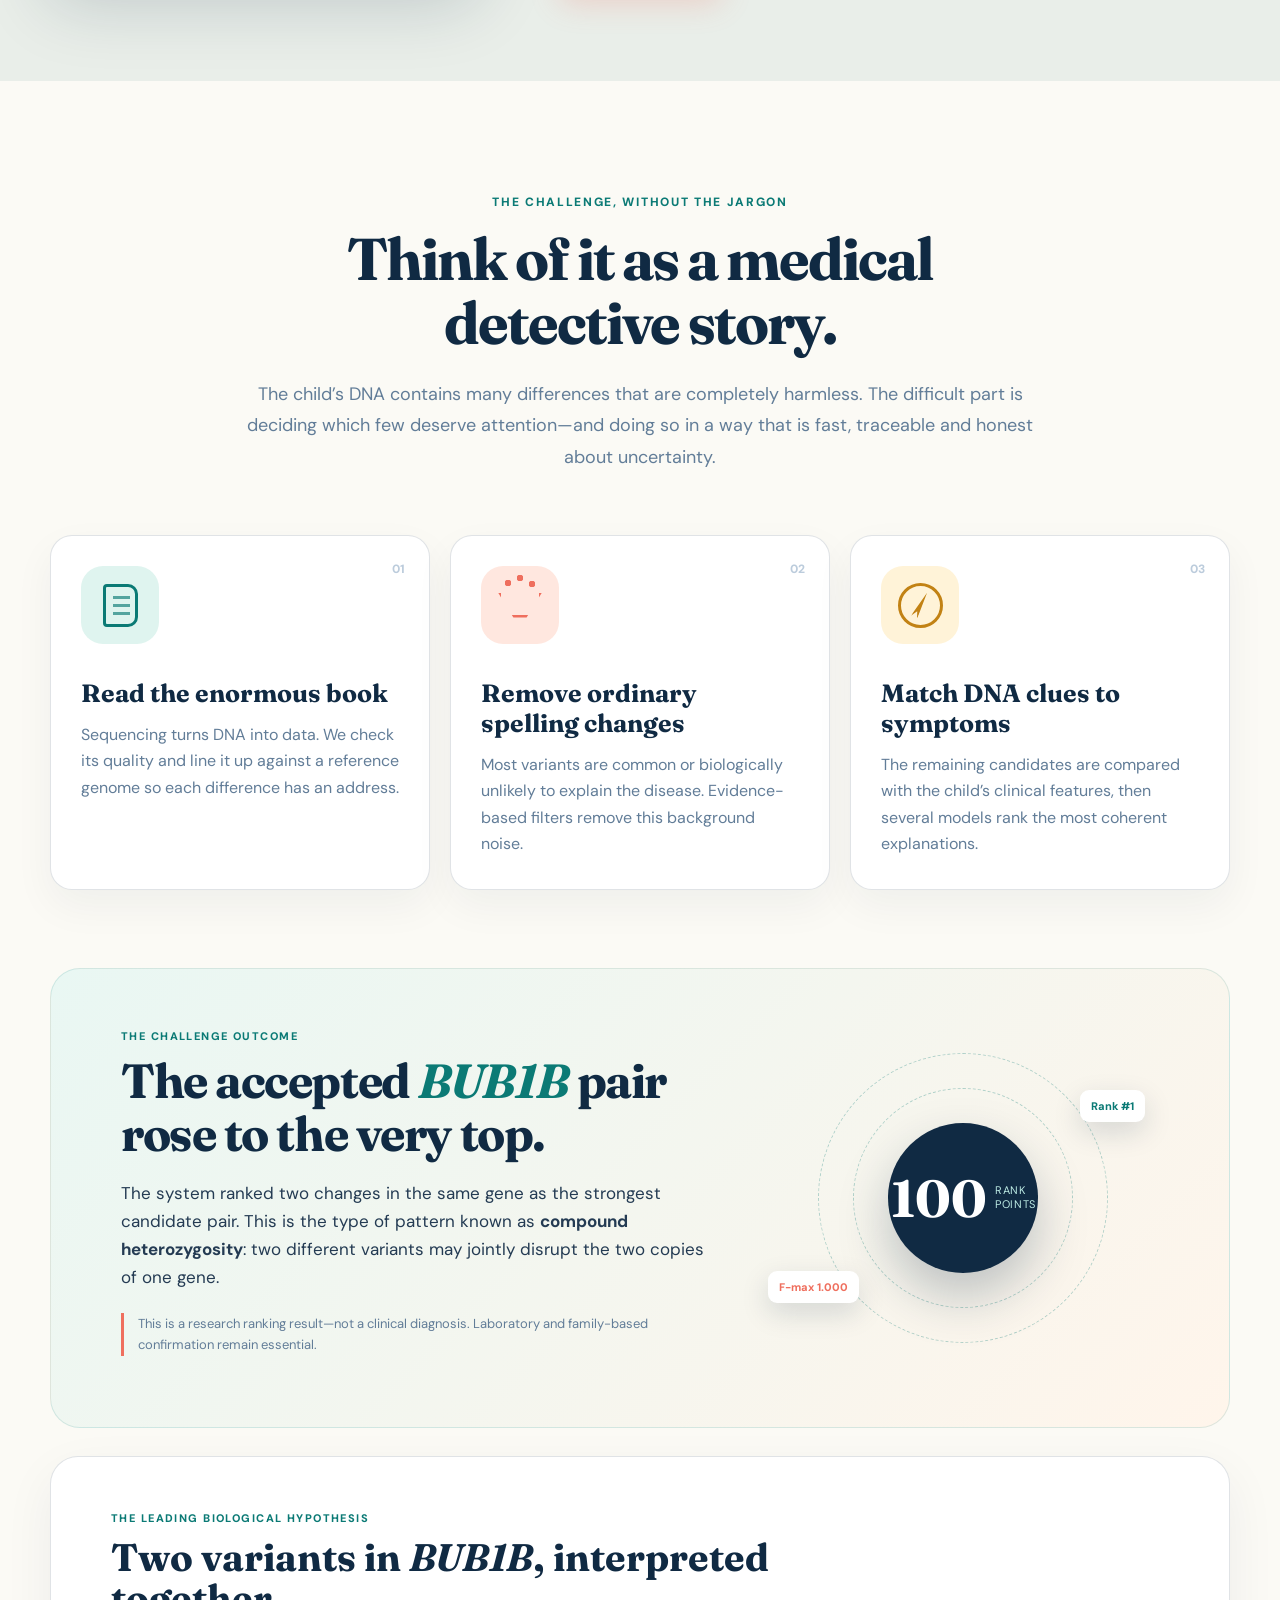
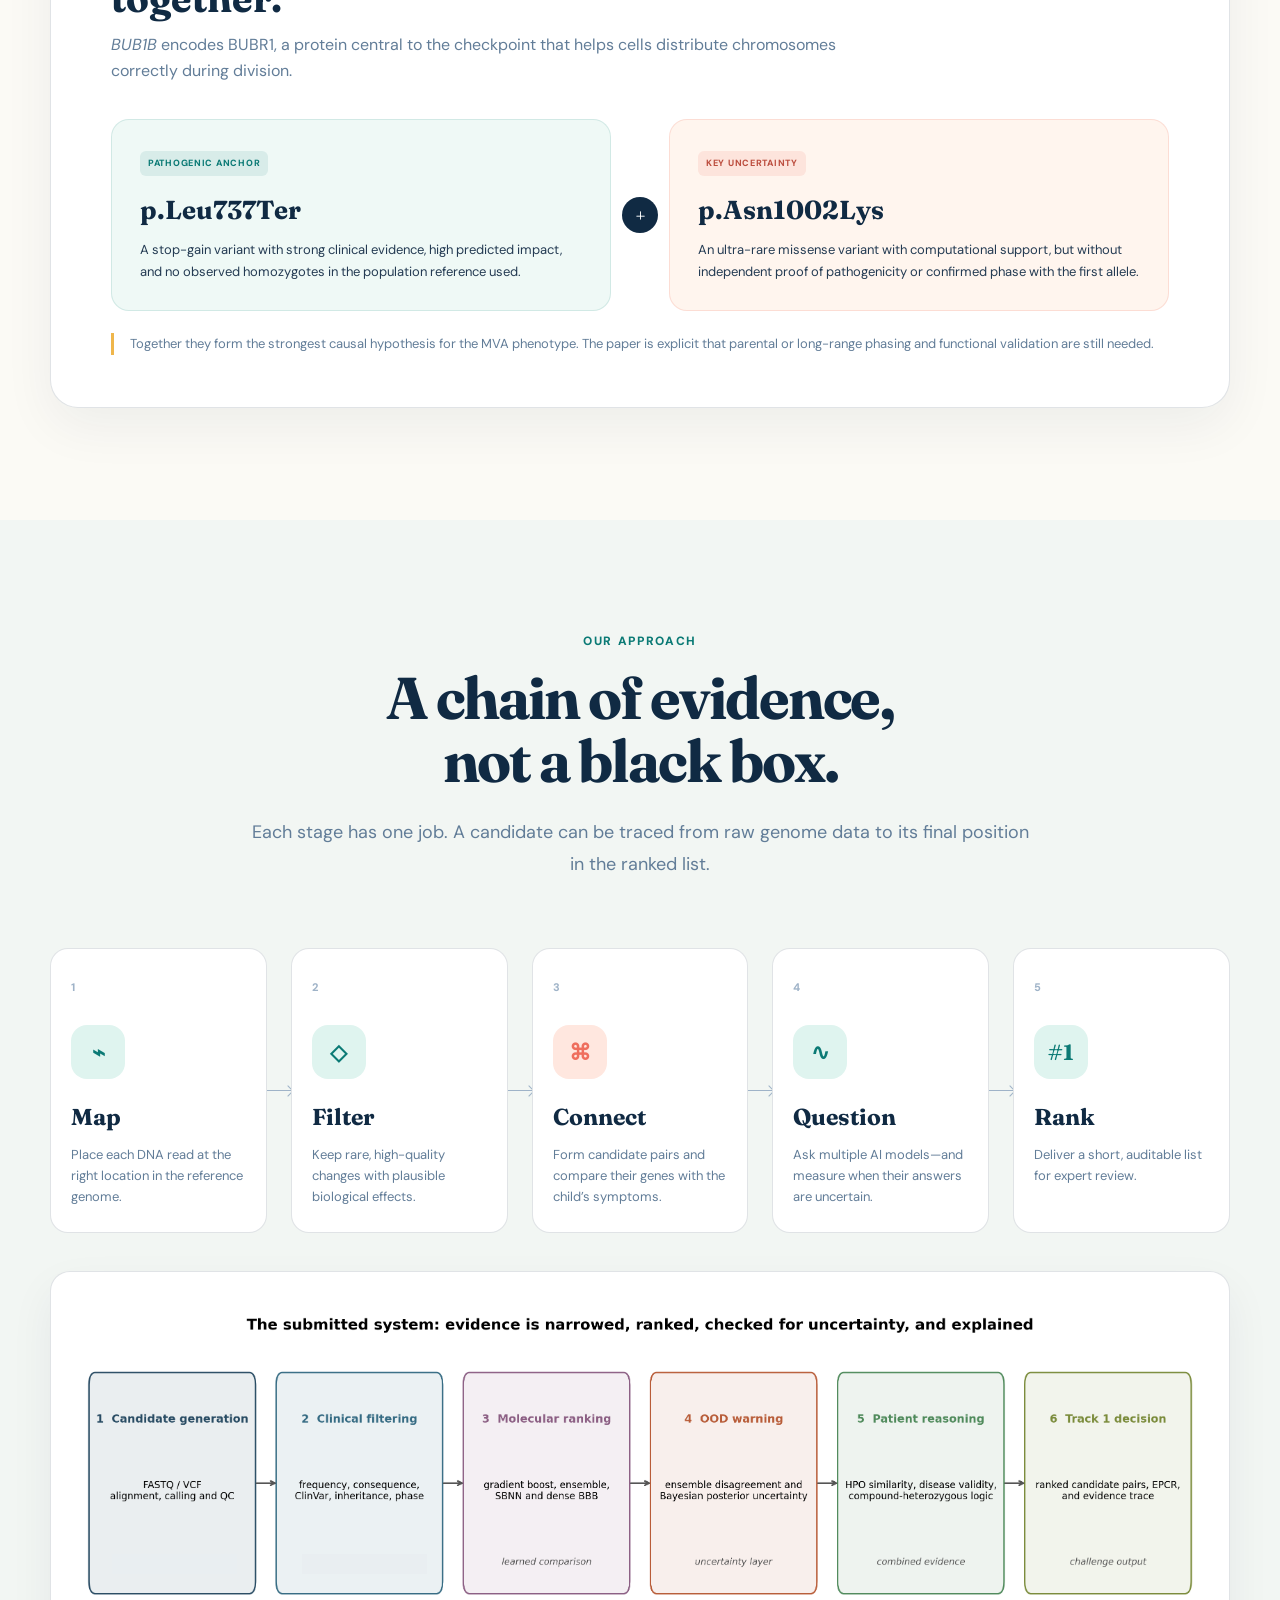
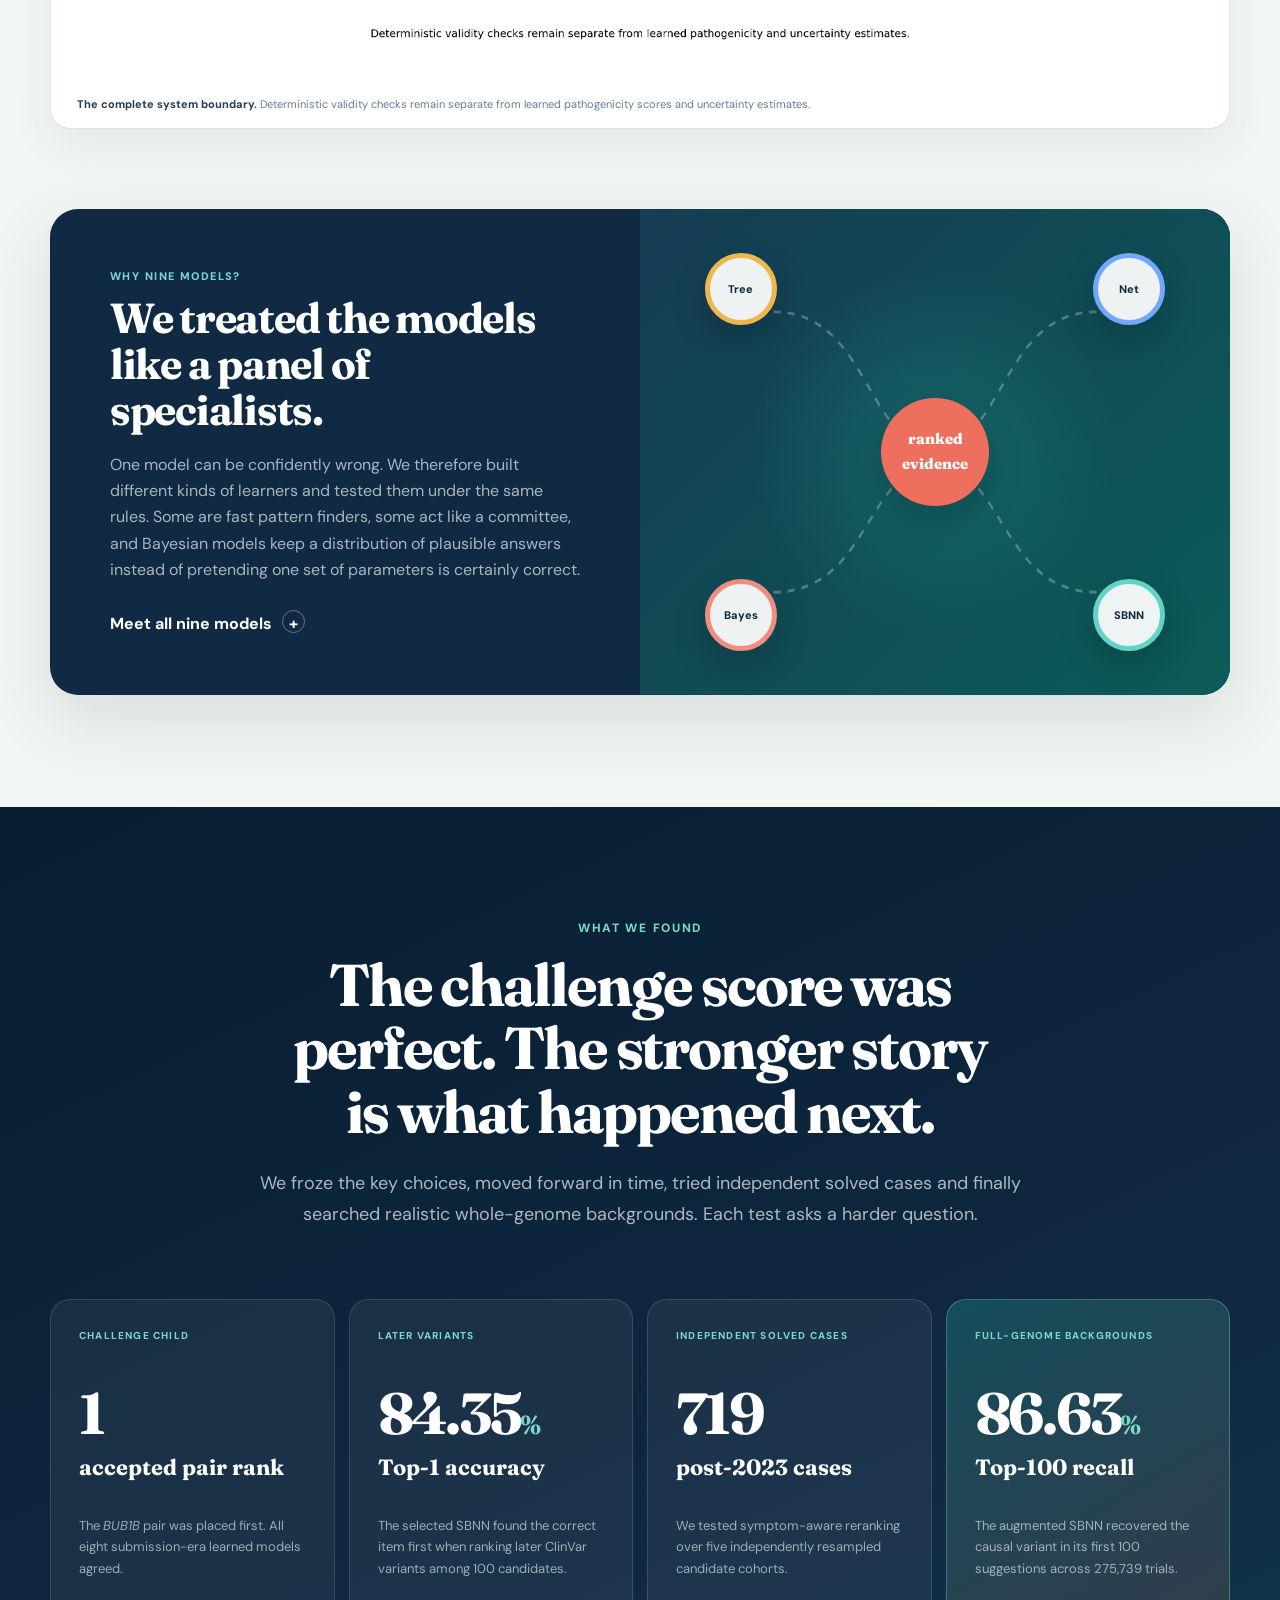
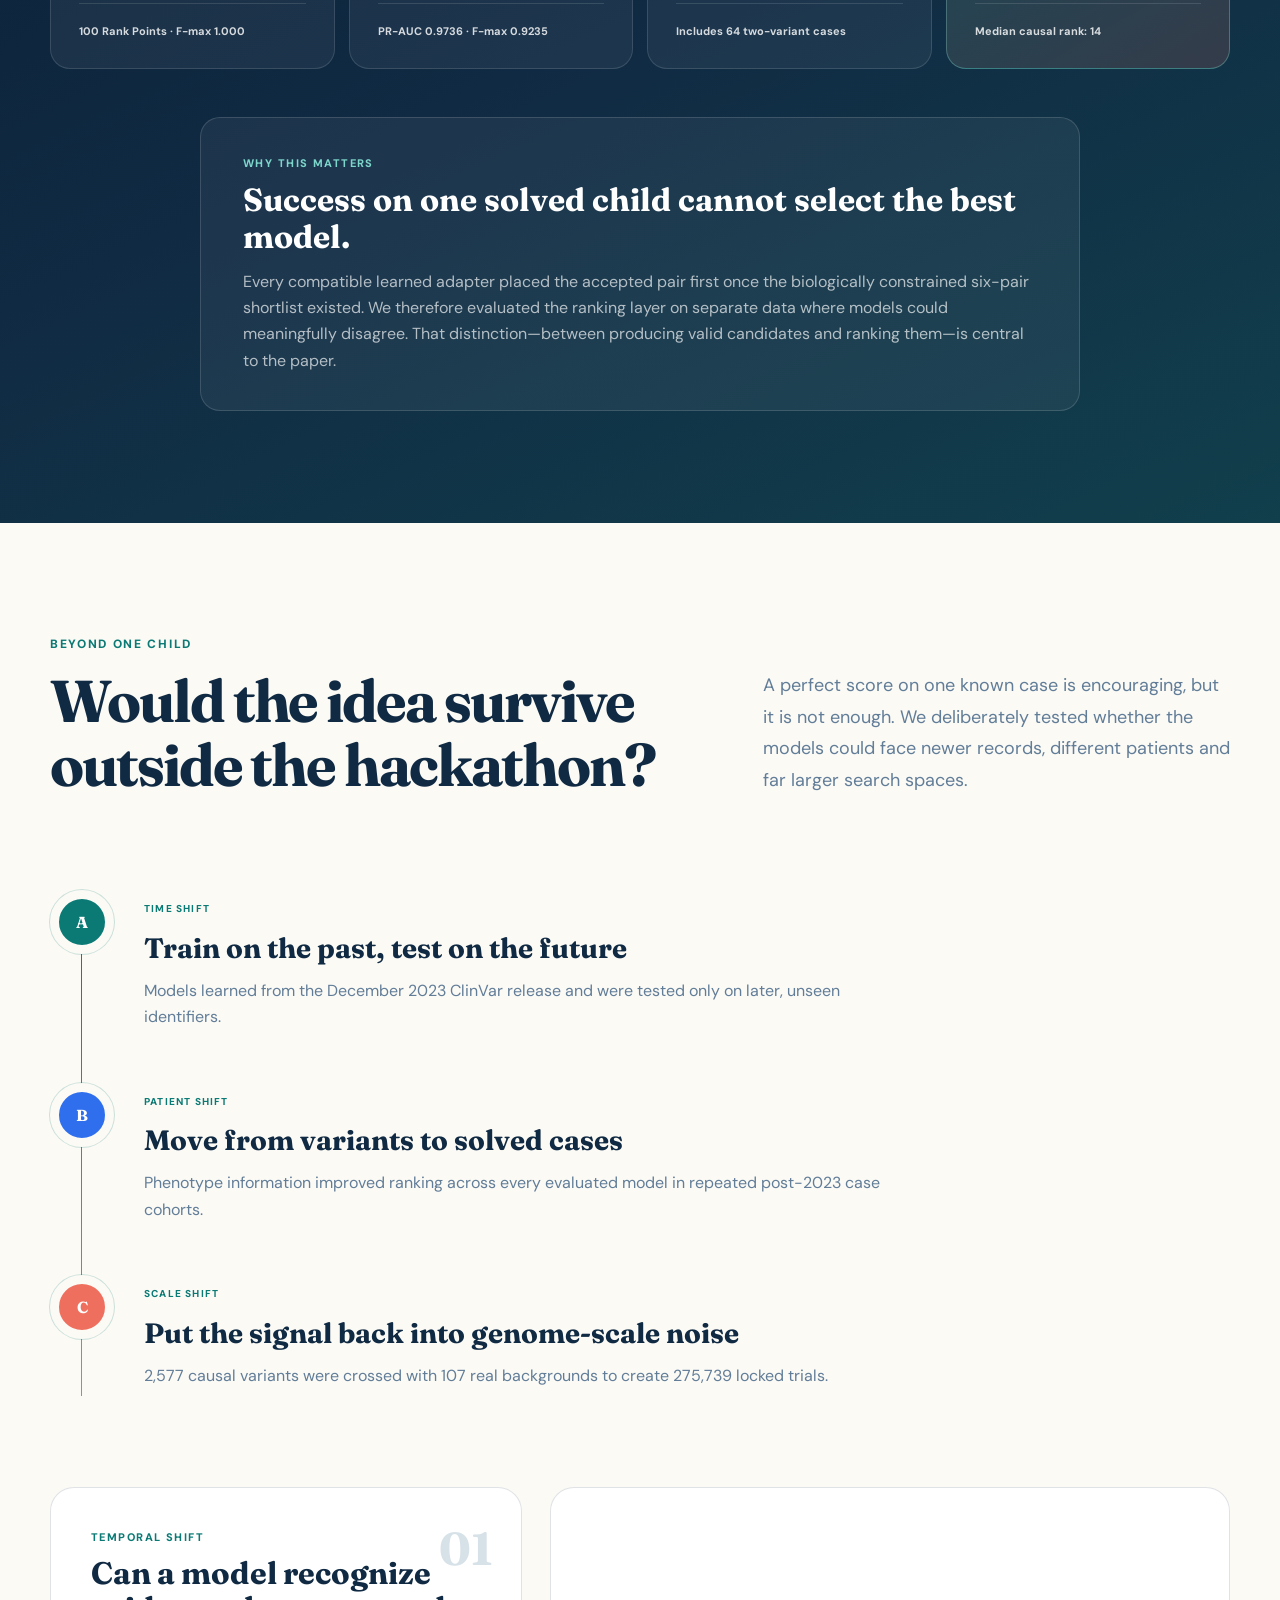
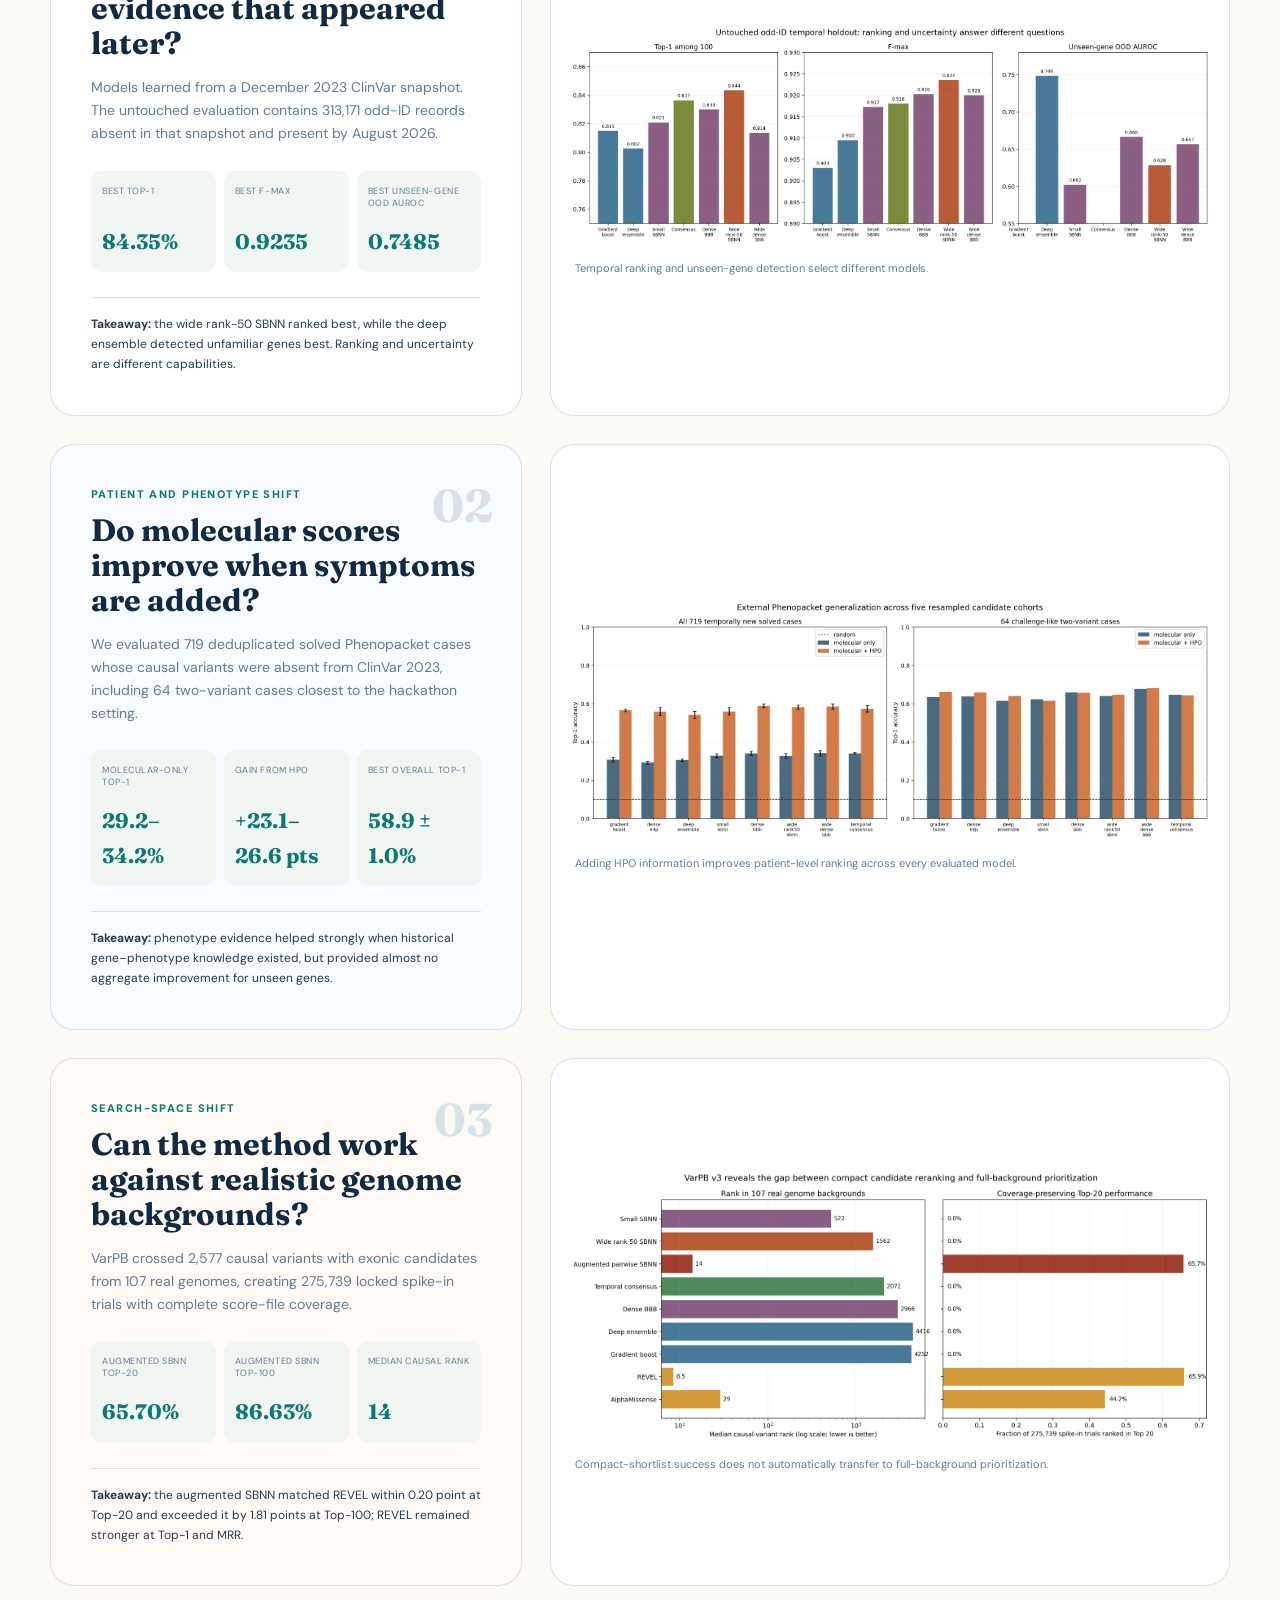
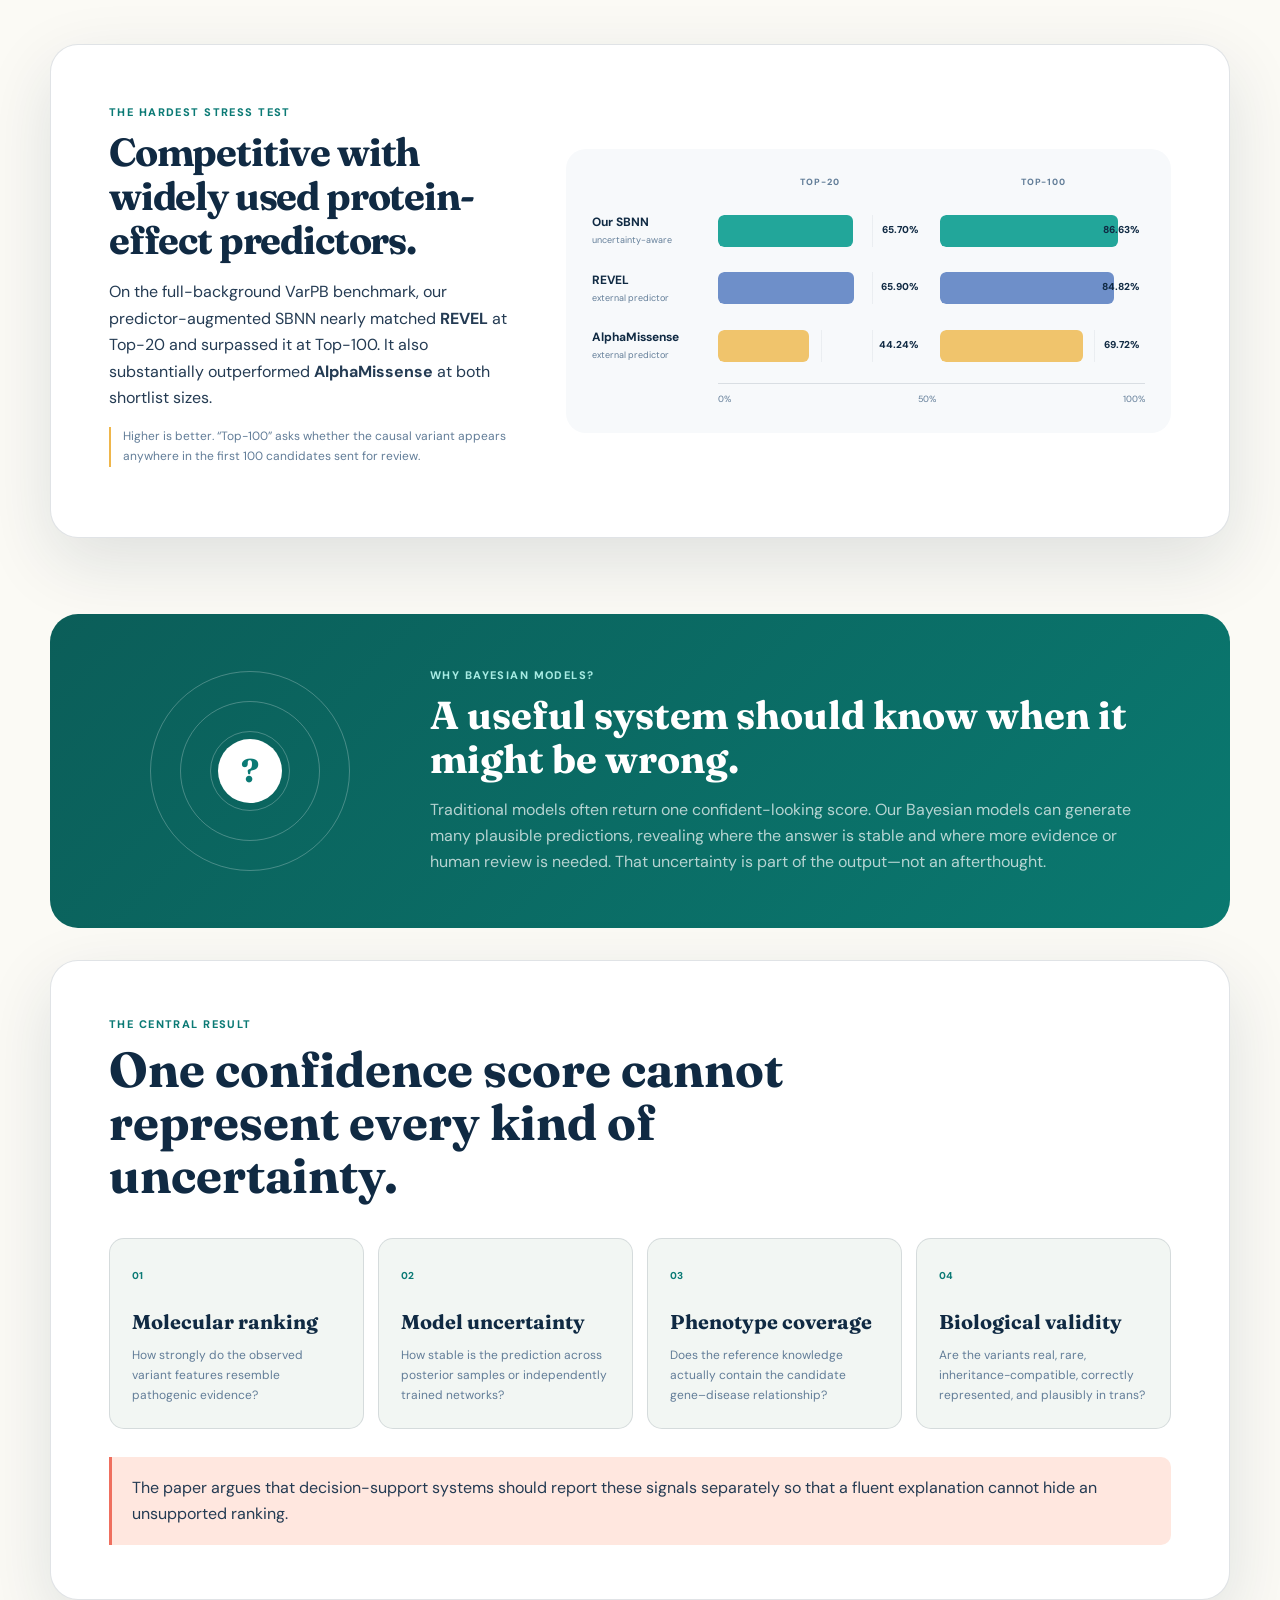
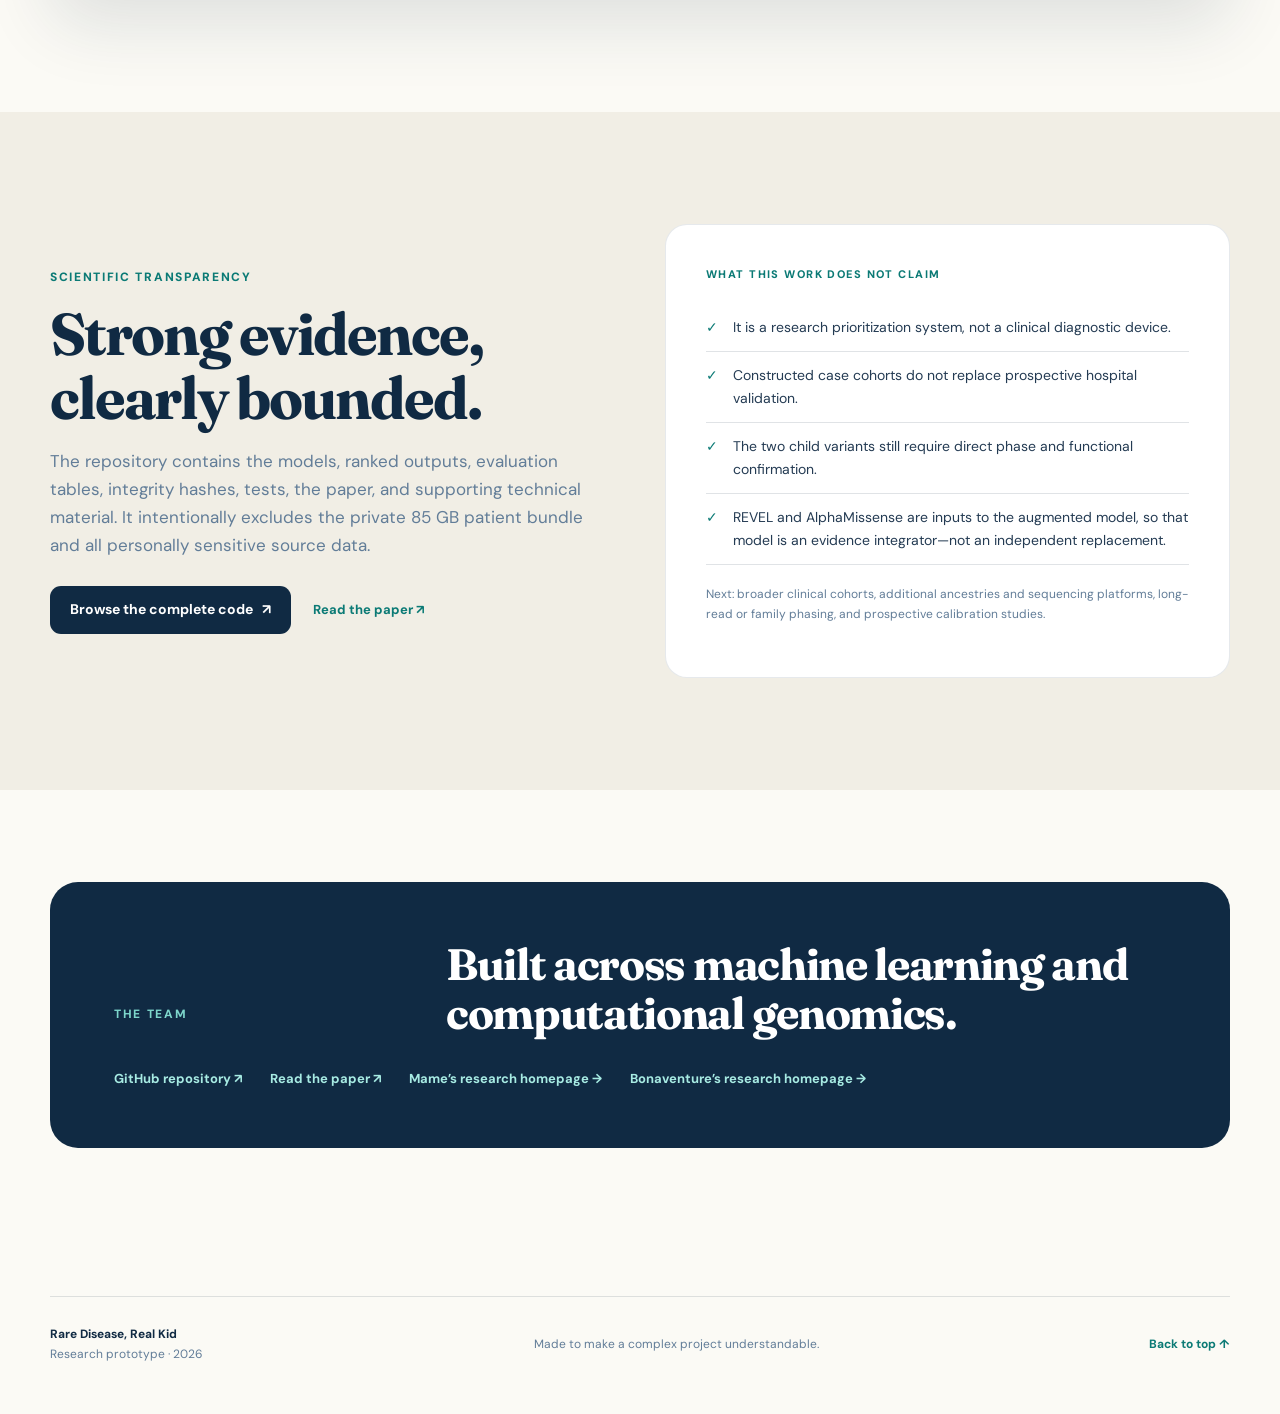
<file: projects/rare-disease-real-kid/index.html>
<!doctype html>
<html lang="en">
<head>
  <script async src="https://www.googletagmanager.com/gtag/js?id=G-S2RN01R28V"></script>
  <script>
    window.dataLayer = window.dataLayer || [];
    function gtag(){dataLayer.push(arguments);}
    gtag('js', new Date());
    gtag('config', 'G-S2RN01R28V');
  </script>
  <meta charset="utf-8">
  <meta name="viewport" content="width=device-width, initial-scale=1">
  <meta name="theme-color" content="#102a43">
  <title>Rare Disease, Real Kid | From a Genome to a Ranked Answer</title>
  <meta name="description" content="A plain-language and technical tour of our genome-wide rare-disease decision-support system, Bayesian ranking models, uncertainty analysis, and evaluation across temporal, patient, and genome-background shifts.">
  <meta name="author" content="Mame Diarra Toure and Bonaventure F. P. Dossou">
  <meta property="og:title" content="Rare Disease, Real Kid">
  <meta property="og:description" content="How we combined biology, symptoms and uncertainty-aware AI to find a rare-disease clue—and tested it far beyond one child.">
  <meta property="og:type" content="website">
  <link rel="icon" href="data:image/svg+xml,<svg xmlns=%22http://www.w3.org/2000/svg%22 viewBox=%220 0 100 100%22><text y=%22.9em%22 font-size=%2290%22>🧬</text></svg>">
  <link rel="preconnect" href="https://fonts.googleapis.com">
  <link rel="preconnect" href="https://fonts.gstatic.com" crossorigin>
  <link href="https://fonts.googleapis.com/css2?family=DM+Sans:wght@400;500;600;700&family=Fraunces:opsz,wght@9..144,500;9..144,600;9..144,700&display=swap" rel="stylesheet">
  <link rel="stylesheet" href="./style.css">
</head>
<body id="top">
  <a class="skip-link" href="#main">Skip to the story</a>

  <nav class="site-nav" aria-label="Project navigation">
    <div class="nav-inner">
      <a class="brand" href="/" aria-label="Mame Diarra Toure home">
        <span class="brand-mark" aria-hidden="true">R<span>•</span>K</span>
        <span class="brand-name">Rare Disease, Real Kid</span>
      </a>
      <div class="nav-links">
        <a href="#story">The story</a>
        <a href="#approach">System</a>
        <a href="#results">Results</a>
        <a href="#beyond">Generalization</a>
        <a href="#paper">Paper</a>
      </div>
      <a class="nav-code" href="https://github.com/arradiat/Rare-Disease--Real-Kid">View code <span aria-hidden="true">↗</span></a>
    </div>
  </nav>

  <header class="hero">
    <div class="hero-noise" aria-hidden="true"></div>
    <div class="hero-dna" aria-hidden="true">
      <span></span><span></span><span></span><span></span><span></span><span></span>
    </div>
    <div class="hero-grid shell">
      <div class="hero-copy reveal is-visible">
        <div class="eyebrow"><span></span> MVA Rare Disease Hackathon · 2026</div>
        <h1>Finding one meaningful clue in an entire genome.</h1>
        <p class="hero-lead">
          A genome is a three-billion-letter instruction book. We built an AI-assisted system that
          filters millions of spelling differences, connects them to a child’s symptoms, and ranks
          the explanations a specialist should inspect first.
        </p>
        <div class="hero-actions">
          <a class="button button-primary" href="#story">See how it works <span aria-hidden="true">↓</span></a>
          <a class="button button-paper" href="./assets/evaluating-ranking-layer-rare-disease.pdf">Read the paper <span aria-hidden="true">↗</span></a>
          <a class="button button-ghost" href="https://github.com/arradiat/Rare-Disease--Real-Kid">Explore the repository <span aria-hidden="true">↗</span></a>
        </div>
        <p class="hero-byline">By <strong>Mame Diarra Toure</strong> and <strong>Bonaventure F. P. Dossou</strong></p>
      </div>

      <div class="hero-visual reveal is-visible" aria-label="A visual funnel from a whole genome to one top-ranked variant pair">
        <div class="visual-label">From noise to a testable lead</div>
        <div class="funnel-stage stage-genome">
          <div class="genome-dots" aria-hidden="true"></div>
          <div><strong>3 billion</strong><span>DNA letters</span></div>
        </div>
        <div class="funnel-arrow" aria-hidden="true">↓</div>
        <div class="funnel-stage stage-variants">
          <div class="variant-specks" aria-hidden="true"><i></i><i></i><i></i><i></i><i></i><i></i><i></i><i></i></div>
          <div><strong>Millions</strong><span>of differences</span></div>
        </div>
        <div class="funnel-arrow" aria-hidden="true">↓</div>
        <div class="funnel-stage stage-shortlist">
          <div class="shortlist-lines" aria-hidden="true"><i></i><i></i><i></i></div>
          <div><strong>A shortlist</strong><span>worth reviewing</span></div>
        </div>
        <div class="funnel-arrow" aria-hidden="true">↓</div>
        <div class="answer-chip">
          <span class="answer-rank">#1</span>
          <span><strong>BUB1B</strong><small>accepted variant pair</small></span>
          <span class="answer-check" aria-hidden="true">✓</span>
        </div>
      </div>
    </div>
    <div class="hero-proof shell" aria-label="Key project results">
      <div><strong>5.08M</strong><span>variants screened</span></div>
      <div><strong>#1</strong><span>accepted pair rank</span></div>
      <div><strong>313,171</strong><span>temporal test records</span></div>
      <div><strong>275,739</strong><span>full-background trials</span></div>
    </div>
  </header>

  <main id="main">
    <section class="paper-feature section" id="paper">
      <div class="shell paper-feature-grid">
        <div class="paper-cover reveal">
          <div class="paper-cover-top">
            <span>Research paper</span>
            <span>2026</span>
          </div>
          <h2>Evaluating the Ranking Layer of Rare-Disease Decision Support</h2>
          <p>Bayesian Uncertainty Under Temporal and Patient Shift</p>
          <div class="paper-cover-rule"></div>
          <small>GenAI for Health Workshop @ NeurIPS 2026 · Sydney</small>
          <div class="paper-cover-authors">Bonaventure F. P. Dossou<br>Mame Diarra Toure</div>
        </div>
        <div class="paper-feature-copy reveal">
          <div class="section-kicker">The complete study</div>
          <h2 class="section-title">The project is more than the winning answer.</h2>
          <p>
            Finding the accepted variant pair in one child was the starting point. The paper asks a
            more demanding question: <strong>which parts of a rare-disease ranking system can be trusted
            when the data, the patient, or the search space changes?</strong>
          </p>
          <p>
            In the paper, we separate candidate generation, molecular ranking, phenotype evidence,
            and uncertainty. We compare deterministic baselines, deep ensembles, singular Bayesian
            neural networks, Bayes-by-Backprop, wider architectures, and a predictor-augmented pairwise SBNN.
          </p>
          <div class="paper-facts" aria-label="Paper facts">
            <div><strong>3</strong><span>distribution shifts</span></div>
            <div><strong>9</strong><span>model families</span></div>
          </div>
          <div class="paper-actions">
            <a class="button button-primary" href="./assets/evaluating-ranking-layer-rare-disease.pdf">Read the paper <span aria-hidden="true">↗</span></a>
            <a class="paper-download" href="./assets/evaluating-ranking-layer-rare-disease.pdf" download>Download PDF · 2.9 MB</a>
          </div>
        </div>
      </div>
    </section>

    <section class="section intro" id="story">
      <div class="shell narrow">
        <div class="section-kicker reveal">The challenge, without the jargon</div>
        <h2 class="section-title reveal">Think of it as a medical detective story.</h2>
        <p class="section-intro reveal">
          The child’s DNA contains many differences that are completely harmless. The difficult part
          is deciding which few deserve attention—and doing so in a way that is fast, traceable and
          honest about uncertainty.
        </p>
      </div>

      <div class="shell analogy-grid">
        <article class="analogy-card reveal">
          <div class="analogy-number">01</div>
          <div class="analogy-icon book-icon" aria-hidden="true"><span></span></div>
          <h3>Read the enormous book</h3>
          <p>Sequencing turns DNA into data. We check its quality and line it up against a reference genome so each difference has an address.</p>
        </article>
        <article class="analogy-card reveal">
          <div class="analogy-number">02</div>
          <div class="analogy-icon sieve-icon" aria-hidden="true"><span></span><i></i><i></i><i></i></div>
          <h3>Remove ordinary spelling changes</h3>
          <p>Most variants are common or biologically unlikely to explain the disease. Evidence-based filters remove this background noise.</p>
        </article>
        <article class="analogy-card reveal">
          <div class="analogy-number">03</div>
          <div class="analogy-icon compass-icon" aria-hidden="true"><span></span></div>
          <h3>Match DNA clues to symptoms</h3>
          <p>The remaining candidates are compared with the child’s clinical features, then several models rank the most coherent explanations.</p>
        </article>
      </div>

      <div class="shell answer-spotlight reveal">
        <div class="spotlight-copy">
          <span class="mini-label">The challenge outcome</span>
          <h3>The accepted <em>BUB1B</em> pair rose to the very top.</h3>
          <p>
            The system ranked two changes in the same gene as the strongest candidate pair. This is
            the type of pattern known as <strong>compound heterozygosity</strong>: two different variants
            may jointly disrupt the two copies of one gene.
          </p>
          <p class="spotlight-note">This is a research ranking result—not a clinical diagnosis. Laboratory and family-based confirmation remain essential.</p>
        </div>
        <div class="score-orbit" aria-label="Maximum challenge score">
          <div class="orbit-ring ring-one"></div>
          <div class="orbit-ring ring-two"></div>
          <div class="orbit-core"><strong>100</strong><span>Rank<br>Points</span></div>
          <div class="orbit-tag tag-one">Rank #1</div>
          <div class="orbit-tag tag-two">F-max 1.000</div>
        </div>
      </div>

      <div class="shell variant-evidence reveal" aria-label="Evidence for the leading BUB1B hypothesis">
        <div class="variant-evidence-head">
          <span class="mini-label">The leading biological hypothesis</span>
          <h3>Two variants in <em>BUB1B</em>, interpreted together.</h3>
          <p><em>BUB1B</em> encodes BUBR1, a protein central to the checkpoint that helps cells distribute chromosomes correctly during division.</p>
        </div>
        <div class="variant-pair">
          <article>
            <span class="variant-tag">Pathogenic anchor</span>
            <h4>p.Leu737Ter</h4>
            <p>A stop-gain variant with strong clinical evidence, high predicted impact, and no observed homozygotes in the population reference used.</p>
          </article>
          <div class="pair-join" aria-hidden="true"><span>+</span></div>
          <article>
            <span class="variant-tag uncertain">Key uncertainty</span>
            <h4>p.Asn1002Lys</h4>
            <p>An ultra-rare missense variant with computational support, but without independent proof of pathogenicity or confirmed phase with the first allele.</p>
          </article>
        </div>
        <p class="variant-caveat">Together they form the strongest causal hypothesis for the MVA phenotype. The paper is explicit that parental or long-range phasing and functional validation are still needed.</p>
      </div>
    </section>

    <section class="section approach" id="approach">
      <div class="shell narrow">
        <div class="section-kicker reveal">Our approach</div>
        <h2 class="section-title reveal">A chain of evidence, not a black box.</h2>
        <p class="section-intro reveal">Each stage has one job. A candidate can be traced from raw genome data to its final position in the ranked list.</p>
      </div>

      <div class="shell pipeline" role="list" aria-label="Five-stage genome analysis pipeline">
        <article class="pipeline-step reveal" role="listitem">
          <span class="step-index">1</span>
          <div class="step-symbol" aria-hidden="true">⌁</div>
          <h3>Map</h3>
          <p>Place each DNA read at the right location in the reference genome.</p>
        </article>
        <div class="pipeline-link" aria-hidden="true"></div>
        <article class="pipeline-step reveal" role="listitem">
          <span class="step-index">2</span>
          <div class="step-symbol" aria-hidden="true">◇</div>
          <h3>Filter</h3>
          <p>Keep rare, high-quality changes with plausible biological effects.</p>
        </article>
        <div class="pipeline-link" aria-hidden="true"></div>
        <article class="pipeline-step reveal" role="listitem">
          <span class="step-index">3</span>
          <div class="step-symbol" aria-hidden="true">⌘</div>
          <h3>Connect</h3>
          <p>Form candidate pairs and compare their genes with the child’s symptoms.</p>
        </article>
        <div class="pipeline-link" aria-hidden="true"></div>
        <article class="pipeline-step reveal" role="listitem">
          <span class="step-index">4</span>
          <div class="step-symbol" aria-hidden="true">∿</div>
          <h3>Question</h3>
          <p>Ask multiple AI models—and measure when their answers are uncertain.</p>
        </article>
        <div class="pipeline-link" aria-hidden="true"></div>
        <article class="pipeline-step reveal" role="listitem">
          <span class="step-index">5</span>
          <div class="step-symbol" aria-hidden="true">#1</div>
          <h3>Rank</h3>
          <p>Deliver a short, auditable list for expert review.</p>
        </article>
      </div>

      <figure class="shell research-figure system-figure reveal">
        <div class="system-figure-canvas">
          <img src="./assets/system-pipeline.png" alt="Six-stage system diagram showing candidate generation, clinical filtering, molecular ranking, out-of-distribution warning, patient reasoning, and the Track 1 decision." loading="lazy">
          <span class="system-label-mask system-label-mask-one" aria-hidden="true"></span>
          <span class="system-label-mask system-label-mask-two" aria-hidden="true"></span>
        </div>
        <figcaption><strong>The complete system boundary.</strong> Deterministic validity checks remain separate from learned pathogenicity scores and uncertainty estimates.</figcaption>
      </figure>

      <div class="shell model-panel reveal">
        <div class="model-panel-copy">
          <span class="mini-label">Why nine models?</span>
          <h3>We treated the models like a panel of specialists.</h3>
          <p>
            One model can be confidently wrong. We therefore built different kinds of learners and
            tested them under the same rules. Some are fast pattern finders, some act like a committee,
            and Bayesian models keep a distribution of plausible answers instead of pretending one set
            of parameters is certainly correct.
          </p>
          <button class="text-button" type="button" data-toggle-models aria-expanded="false" aria-controls="model-grid">
            Meet all nine models <span aria-hidden="true">+</span>
          </button>
        </div>
        <div class="panel-illustration" aria-hidden="true">
          <div class="expert expert-tree"><span>Tree</span></div>
          <div class="expert expert-net"><span>Net</span></div>
          <div class="expert expert-bayes"><span>Bayes</span></div>
          <div class="expert expert-sbnn"><span>SBNN</span></div>
          <div class="consensus-center">ranked<br>evidence</div>
          <svg viewBox="0 0 420 260" preserveAspectRatio="none">
            <path d="M95 55 C160 55 160 120 205 128" />
            <path d="M325 55 C260 55 260 120 215 128" />
            <path d="M95 205 C160 205 160 145 205 136" />
            <path d="M325 205 C260 205 260 145 215 136" />
          </svg>
        </div>
      </div>

      <div class="shell model-grid" id="model-grid" hidden>
        <article><span>Fast pattern finder</span><h3>Gradient boosting</h3><p>Builds many small decision trees and combines their votes.</p></article>
        <article><span>Neural baseline</span><h3>Dense MLP</h3><p>Learns layered nonlinear patterns from variant features.</p></article>
        <article><span>Committee view</span><h3>Deep ensemble</h3><p>Uses disagreement among five networks as a warning signal.</p></article>
        <article><span>Compact Bayesian</span><h3>Small SBNN</h3><p>Learns uncertainty with efficient low-rank weight structure.</p></article>
        <article><span>Full Bayesian</span><h3>Dense BBB</h3><p>Places uncertainty over every neural-network weight.</p></article>
        <article class="selected-model"><span>Submitted model</span><h3>Wide rank-50 SBNN</h3><p>The strongest temporal ranker and our selected challenge model.</p></article>
        <article><span>Matched comparison</span><h3>Wide dense BBB</h3><p>Tests whether low-rank structure helps at the same width.</p></article>
        <article><span>Combined judgement</span><h3>Temporal consensus</h3><p>Blends complementary tree, ensemble and SBNN signals.</p></article>
        <article class="augmented-model"><span>Beyond the challenge</span><h3>Augmented pairwise SBNN</h3><p>Integrates protein predictors for realistic genome-scale ranking.</p></article>
      </div>
    </section>

    <section class="section results" id="results">
      <div class="shell narrow">
        <div class="section-kicker light reveal">What we found</div>
        <h2 class="section-title light reveal">The challenge score was perfect. The stronger story is what happened next.</h2>
        <p class="section-intro light reveal">
          We froze the key choices, moved forward in time, tried independent solved cases and finally
          searched realistic whole-genome backgrounds. Each test asks a harder question.
        </p>
      </div>

      <div class="shell result-ladder">
        <article class="result-card reveal">
          <div class="result-level">Challenge child</div>
          <strong class="result-number" data-count="1">1</strong>
          <h3>accepted pair rank</h3>
          <p>The <em>BUB1B</em> pair was placed first. All eight submission-era learned models agreed.</p>
          <div class="result-proof">100 Rank Points · F-max 1.000</div>
        </article>
        <article class="result-card reveal">
          <div class="result-level">Later variants</div>
          <strong class="result-number">84.35<span>%</span></strong>
          <h3>Top-1 accuracy</h3>
          <p>The selected SBNN found the correct item first when ranking later ClinVar variants among 100 candidates.</p>
          <div class="result-proof">PR-AUC 0.9736 · F-max 0.9235</div>
        </article>
        <article class="result-card reveal">
          <div class="result-level">Independent solved cases</div>
          <strong class="result-number">719</strong>
          <h3>post-2023 cases</h3>
          <p>We tested symptom-aware reranking over five independently resampled candidate cohorts.</p>
          <div class="result-proof">Includes 64 two-variant cases</div>
        </article>
        <article class="result-card featured reveal">
          <div class="result-level">Full-genome backgrounds</div>
          <strong class="result-number">86.63<span>%</span></strong>
          <h3>Top-100 recall</h3>
          <p>The augmented SBNN recovered the causal variant in its first 100 suggestions across 275,739 trials.</p>
          <div class="result-proof">Median causal rank: 14</div>
        </article>
      </div>

      <div class="shell result-interpretation reveal">
        <span class="mini-label">Why this matters</span>
        <h3>Success on one solved child cannot select the best model.</h3>
        <p>
          Every compatible learned adapter placed the accepted pair first once the biologically constrained
          six-pair shortlist existed. We therefore evaluated the ranking layer on separate data where models
          could meaningfully disagree. That distinction—between producing valid candidates and ranking them—is
          central to the paper.
        </p>
      </div>
    </section>

    <section class="section beyond" id="beyond">
      <div class="shell split-heading">
        <div>
          <div class="section-kicker reveal">Beyond one child</div>
          <h2 class="section-title reveal">Would the idea survive outside the hackathon?</h2>
        </div>
        <p class="section-intro reveal">
          A perfect score on one known case is encouraging, but it is not enough. We deliberately
          tested whether the models could face newer records, different patients and far larger search spaces.
        </p>
      </div>

      <div class="shell evidence-road">
        <article class="evidence-stop reveal">
          <div class="evidence-dot">A</div>
          <div><span>Time shift</span><h3>Train on the past, test on the future</h3><p>Models learned from the December 2023 ClinVar release and were tested only on later, unseen identifiers.</p></div>
        </article>
        <article class="evidence-stop reveal">
          <div class="evidence-dot">B</div>
          <div><span>Patient shift</span><h3>Move from variants to solved cases</h3><p>Phenotype information improved ranking across every evaluated model in repeated post-2023 case cohorts.</p></div>
        </article>
        <article class="evidence-stop reveal">
          <div class="evidence-dot">C</div>
          <div><span>Scale shift</span><h3>Put the signal back into genome-scale noise</h3><p>2,577 causal variants were crossed with 107 real backgrounds to create 275,739 locked trials.</p></div>
        </article>
      </div>

      <div class="shell shift-grid">
        <article class="shift-study reveal">
          <div class="study-index">01</div>
          <span class="mini-label">Temporal shift</span>
          <h3>Can a model recognize evidence that appeared later?</h3>
          <p>Models learned from a December 2023 ClinVar snapshot. The untouched evaluation contains 313,171 odd-ID records absent in that snapshot and present by August 2026.</p>
          <dl>
            <div><dt>Best Top-1</dt><dd>84.35%</dd></div>
            <div><dt>Best F-max</dt><dd>0.9235</dd></div>
            <div><dt>Best unseen-gene OOD AUROC</dt><dd>0.7485</dd></div>
          </dl>
          <p class="study-takeaway"><strong>Takeaway:</strong> the wide rank-50 SBNN ranked best, while the deep ensemble detected unfamiliar genes best. Ranking and uncertainty are different capabilities.</p>
        </article>
        <figure class="shift-figure reveal">
          <img src="./assets/temporal-model-comparison.png" alt="Three-panel comparison of Top-1 ranking, F-max, and unseen-gene out-of-distribution AUROC across seven model families." loading="lazy">
          <figcaption>Temporal ranking and unseen-gene detection select different models.</figcaption>
        </figure>

        <article class="shift-study reveal">
          <div class="study-index">02</div>
          <span class="mini-label">Patient and phenotype shift</span>
          <h3>Do molecular scores improve when symptoms are added?</h3>
          <p>We evaluated 719 deduplicated solved Phenopacket cases whose causal variants were absent from ClinVar 2023, including 64 two-variant cases closest to the hackathon setting.</p>
          <dl>
            <div><dt>Molecular-only Top-1</dt><dd>29.2–34.2%</dd></div>
            <div><dt>Gain from HPO</dt><dd>+23.1–26.6 pts</dd></div>
            <div><dt>Best overall Top-1</dt><dd>58.9 ± 1.0%</dd></div>
          </dl>
          <p class="study-takeaway"><strong>Takeaway:</strong> phenotype evidence helped strongly when historical gene–phenotype knowledge existed, but provided almost no aggregate improvement for unseen genes.</p>
        </article>
        <figure class="shift-figure reveal">
          <img src="./assets/patient-generalization.png" alt="Molecular-only and molecular plus HPO Top-1 accuracy across eight models for 719 solved cases and 64 two-variant cases." loading="lazy">
          <figcaption>Adding HPO information improves patient-level ranking across every evaluated model.</figcaption>
        </figure>

        <article class="shift-study reveal">
          <div class="study-index">03</div>
          <span class="mini-label">Search-space shift</span>
          <h3>Can the method work against realistic genome backgrounds?</h3>
          <p>VarPB crossed 2,577 causal variants with exonic candidates from 107 real genomes, creating 275,739 locked spike-in trials with complete score-file coverage.</p>
          <dl>
            <div><dt>Augmented SBNN Top-20</dt><dd>65.70%</dd></div>
            <div><dt>Augmented SBNN Top-100</dt><dd>86.63%</dd></div>
            <div><dt>Median causal rank</dt><dd>14</dd></div>
          </dl>
          <p class="study-takeaway"><strong>Takeaway:</strong> the augmented SBNN matched REVEL within 0.20 point at Top-20 and exceeded it by 1.81 points at Top-100; REVEL remained stronger at Top-1 and MRR.</p>
        </article>
        <figure class="shift-figure reveal">
          <img src="./assets/full-background-ranking.png" alt="Median causal rank and Top-20 recall across original models, the augmented pairwise SBNN, REVEL, and AlphaMissense." loading="lazy">
          <figcaption>Compact-shortlist success does not automatically transfer to full-background prioritization.</figcaption>
        </figure>
      </div>

      <div class="shell benchmark-card reveal">
        <div class="benchmark-copy">
          <span class="mini-label">The hardest stress test</span>
          <h3>Competitive with widely used protein-effect predictors.</h3>
          <p>
            On the full-background VarPB benchmark, our predictor-augmented SBNN nearly matched
            <strong>REVEL</strong> at Top-20 and surpassed it at Top-100. It also substantially outperformed
            <strong>AlphaMissense</strong> at both shortlist sizes.
          </p>
          <p class="benchmark-context">Higher is better. “Top-100” asks whether the causal variant appears anywhere in the first 100 candidates sent for review.</p>
        </div>
        <div class="bar-chart" role="img" aria-label="Top-20 and Top-100 recall comparison: augmented SBNN 65.70 and 86.63 percent; REVEL 65.90 and 84.82 percent; AlphaMissense 44.24 and 69.72 percent.">
          <div class="chart-head"><span>Top-20</span><span>Top-100</span></div>
          <div class="chart-row">
            <div class="chart-name"><strong>Our SBNN</strong><small>uncertainty-aware</small></div>
            <div class="bar-track"><i class="bar sbnn" style="--value:65.7%"></i><span>65.70%</span></div>
            <div class="bar-track"><i class="bar sbnn" style="--value:86.63%"></i><span>86.63%</span></div>
          </div>
          <div class="chart-row">
            <div class="chart-name"><strong>REVEL</strong><small>external predictor</small></div>
            <div class="bar-track"><i class="bar revel" style="--value:65.9%"></i><span>65.90%</span></div>
            <div class="bar-track"><i class="bar revel" style="--value:84.82%"></i><span>84.82%</span></div>
          </div>
          <div class="chart-row">
            <div class="chart-name"><strong>AlphaMissense</strong><small>external predictor</small></div>
            <div class="bar-track"><i class="bar alpha" style="--value:44.24%"></i><span>44.24%</span></div>
            <div class="bar-track"><i class="bar alpha" style="--value:69.72%"></i><span>69.72%</span></div>
          </div>
          <div class="chart-axis"><span>0%</span><span>50%</span><span>100%</span></div>
        </div>
      </div>

      <div class="shell uncertainty-callout reveal">
        <div class="uncertainty-rings" aria-hidden="true"><span></span><span></span><span></span><i>?</i></div>
        <div>
          <span class="mini-label">Why Bayesian models?</span>
          <h3>A useful system should know when it might be wrong.</h3>
          <p>
            Traditional models often return one confident-looking score. Our Bayesian models can
            generate many plausible predictions, revealing where the answer is stable and where more
            evidence or human review is needed. That uncertainty is part of the output—not an afterthought.
          </p>
        </div>
      </div>

      <div class="shell core-lesson reveal">
        <div class="core-lesson-title">
          <span class="mini-label">The central result</span>
          <h3>One confidence score cannot represent every kind of uncertainty.</h3>
        </div>
        <div class="signal-grid">
          <article><span>01</span><h4>Molecular ranking</h4><p>How strongly do the observed variant features resemble pathogenic evidence?</p></article>
          <article><span>02</span><h4>Model uncertainty</h4><p>How stable is the prediction across posterior samples or independently trained networks?</p></article>
          <article><span>03</span><h4>Phenotype coverage</h4><p>Does the reference knowledge actually contain the candidate gene–disease relationship?</p></article>
          <article><span>04</span><h4>Biological validity</h4><p>Are the variants real, rare, inheritance-compatible, correctly represented, and plausibly in trans?</p></article>
        </div>
        <p class="core-lesson-note">The paper argues that decision-support systems should report these signals separately so that a fluent explanation cannot hide an unsupported ranking.</p>
      </div>
    </section>

    <section class="section transparency" id="transparency">
      <div class="shell transparency-grid">
        <div class="transparency-copy reveal">
          <div class="section-kicker">Scientific transparency</div>
          <h2 class="section-title">Strong evidence, clearly bounded.</h2>
          <p>
            The repository contains the models, ranked outputs, evaluation tables, integrity hashes,
            tests, the paper, and supporting technical material. It intentionally excludes the private 85 GB patient
            bundle and all personally sensitive source data.
          </p>
          <div class="transparency-actions">
            <a class="button button-dark" href="https://github.com/arradiat/Rare-Disease--Real-Kid">Browse the complete code <span aria-hidden="true">↗</span></a>
            <a class="report-link" href="./assets/evaluating-ranking-layer-rare-disease.pdf">Read the paper <span aria-hidden="true">↗</span></a>
          </div>
        </div>
        <div class="honesty-card reveal">
          <span class="mini-label">What this work does not claim</span>
          <ul>
            <li>It is a research prioritization system, not a clinical diagnostic device.</li>
            <li>Constructed case cohorts do not replace prospective hospital validation.</li>
            <li>The two child variants still require direct phase and functional confirmation.</li>
            <li>REVEL and AlphaMissense are inputs to the augmented model, so that model is an evidence integrator—not an independent replacement.</li>
          </ul>
          <p>Next: broader clinical cohorts, additional ancestries and sequencing platforms, long-read or family phasing, and prospective calibration studies.</p>
        </div>
      </div>
    </section>

    <section class="section team" id="team">
      <div class="shell team-card reveal">
        <div>
          <div class="section-kicker">The team</div>
          <h2>Built across machine learning and computational genomics.</h2>
        </div>
        <div class="team-links">
          <a href="https://github.com/arradiat/Rare-Disease--Real-Kid">GitHub repository <span aria-hidden="true">↗</span></a>
          <a href="./assets/evaluating-ranking-layer-rare-disease.pdf">Read the paper <span aria-hidden="true">↗</span></a>
          <a href="/">Mame’s research homepage <span aria-hidden="true">→</span></a>
          <a href="https://bonaventuredossou.github.io/">Bonaventure’s research homepage <span aria-hidden="true">→</span></a>
        </div>
      </div>
    </section>
  </main>

  <footer>
    <div class="shell footer-inner">
      <div><strong>Rare Disease, Real Kid</strong><span>Research prototype · 2026</span></div>
      <p>Made to make a complex project understandable.</p>
      <a href="#top" data-back-top>Back to top ↑</a>
    </div>
  </footer>

  <script src="./script.js"></script>
</body>
</html>
</file>
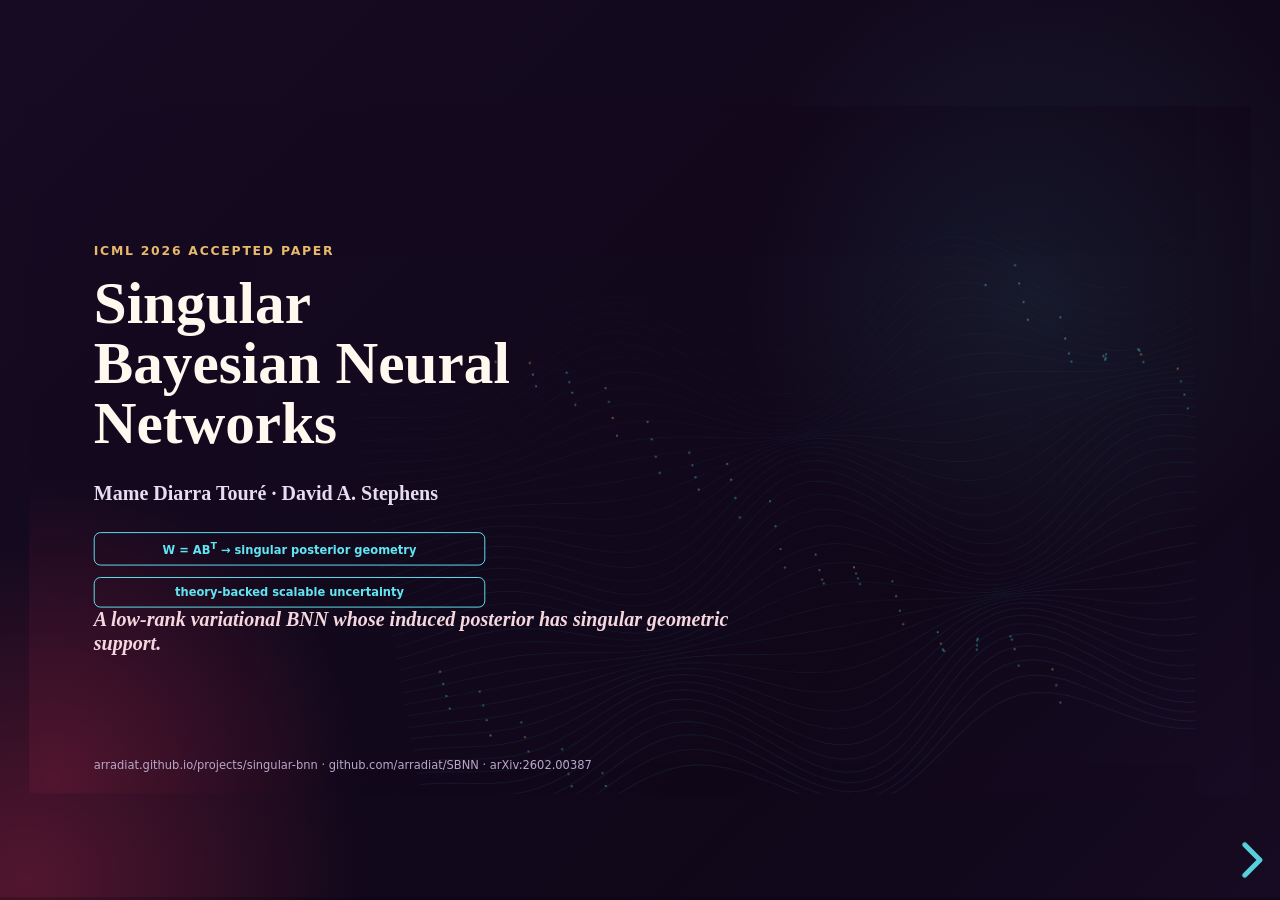
<file: projects/singular-bnn/slides/index.html>
<!doctype html>
<html lang="en">
  <head>
    <meta charset="utf-8">
    <meta name="viewport" content="width=device-width, initial-scale=1.0">
    <title>Singular Bayesian Neural Networks | ICML 2026</title>
    <link rel="icon" href="data:image/svg+xml,%3Csvg xmlns='http://www.w3.org/2000/svg' viewBox='0 0 64 64'%3E%3Crect width='64' height='64' rx='10' fill='%23160B22'/%3E%3Cpath d='M10 42c11-23 33-23 44 0' fill='none' stroke='%2360E6F2' stroke-width='5'/%3E%3Ccircle cx='23' cy='35' r='3' fill='%23E9B96B'/%3E%3Ccircle cx='42' cy='35' r='3' fill='%23F6D7DF'/%3E%3C/svg%3E">
    <link rel="stylesheet" href="vendor/reveal/reveal.css">
    <link rel="stylesheet" href="style.css">

    <!-- Styles only for the 6 NEW slides (11,12,16,18,20,24).
         Every existing slide uses only your existing style.css classes. -->
    <style>
      /* ── Slide 11: numbered guarantee cards ── */
      .guarantee-cards{display:flex;gap:14px;flex:1}
      .guarantee-card{flex:1;display:flex;flex-direction:column;gap:9px;
        background:rgba(255,255,255,.05);border:1px solid rgba(255,255,255,.10);
        border-radius:13px;padding:16px}
      .g-num{width:28px;height:28px;border-radius:50%;border:2px solid #60e6f2;
        display:flex;align-items:center;justify-content:center;
        font-size:.88rem;font-weight:800;color:#60e6f2;flex-shrink:0}
      .guarantee-card h4{margin:0;font-size:.83rem;font-weight:800;color:#60e6f2}
      .g-eq{background:rgba(22,11,34,.75);border:1px solid rgba(96,230,242,.22);
        border-radius:7px;padding:7px 9px;font-size:.72rem;
        font-family:'Courier New',monospace;color:#fff8ef;
        line-height:1.55;white-space:pre-wrap}
      .guarantee-card p{font-size:.75rem;color:#b9a7c9;line-height:1.45;margin:0}

      /* ── Slide 12: PAC-Bayes split + reduction chips ── */
      .pac-split{display:grid;grid-template-columns:1fr 1fr;gap:12px;margin:12px 0}
      .pac-box{border-radius:12px;padding:14px 16px}
      .pac-box.fullrank{background:rgba(239,68,68,.07);border:1px solid rgba(239,68,68,.2)}
      .pac-box.lowrank{background:rgba(16,185,129,.07);border:1px solid rgba(16,185,129,.22)}
      .pac-box h5{margin:0 0 7px;font-size:.78rem;color:#b9a7c9}
      .pac-eq{background:rgba(22,11,34,.6);border:1px solid rgba(96,230,242,.18);
        border-radius:6px;padding:6px 8px;font-size:.72rem;
        font-family:monospace;color:#fff8ef;line-height:1.5;margin-bottom:7px}
      .pac-scale{font-size:.8rem;font-weight:700}
      .pac-box.fullrank .pac-scale{color:#ef4444}
      .pac-box.lowrank  .pac-scale{color:#10b981}
      .reduction-chips{display:flex;gap:10px;margin-top:12px}
      .r-chip{flex:1;text-align:center;padding:11px 8px;
        background:rgba(96,230,242,.10);border:1px solid rgba(96,230,242,.28);
        border-radius:9px}
      .r-chip .big{display:block;font-size:1.5rem;font-weight:900;
        color:#60e6f2;letter-spacing:-.04em;line-height:1}
      .r-chip small{font-size:.68rem;color:#b9a7c9;display:block;margin-top:2px}

      /* ── Slides 16, 18, 20: proper results tables ── */
      .rtable{width:100%;border-collapse:collapse;font-size:.75rem;margin:10px 0}
      .rtable th{background:rgba(122,30,58,.10);color:#7a1e3a;padding:6px 9px;
        border-bottom:2px solid rgba(122,30,58,.2);font-size:9.5px;
        letter-spacing:.06em;text-transform:uppercase;white-space:nowrap;text-align:left}
      .rtable td{padding:6px 9px;border-bottom:1px solid rgba(122,30,58,.09);
        color:#2a102a;white-space:nowrap}
      .rtable tr.ours td{background:rgba(96,230,242,.07);font-weight:700}
      .rtable tr.ours td:first-child{border-left:3px solid #60e6f2;color:#0a6b72}
      .rtable td.b{color:#7a1e3a;font-weight:800}
      .stat-chips{display:flex;gap:9px;margin-top:10px}
      .stat-chip{flex:1;text-align:center;padding:9px 6px;
        background:rgba(122,30,58,.07);border:1px solid rgba(122,30,58,.16);
        border-radius:9px}
      .stat-chip .sv{display:block;font-size:1.25rem;font-weight:900;
        color:#7a1e3a;letter-spacing:-.03em;line-height:1;margin-bottom:3px}
      .stat-chip small{font-size:.65rem;color:#7e6e82;line-height:1.3;display:block}
      .key-finding{margin-top:9px;padding:8px 11px;
        background:rgba(96,230,242,.07);border:1px solid rgba(96,230,242,.18);
        border-left:3px solid #60e6f2;border-radius:8px;
        font-size:.73rem;color:#5f5164;line-height:1.5}

      /* ── Slide 20: GPU profiling sub-section ── */
      .gpu-section{margin-top:10px}
      .gpu-label{font-size:9.5px;text-transform:uppercase;letter-spacing:.1em;
        color:#60e6f2;font-weight:800;margin-bottom:6px}
      .gpu-table{width:100%;border-collapse:collapse;font-size:.75rem}
      .gpu-table th{background:rgba(96,230,242,.08);color:#0a6b72;padding:6px 9px;
        border-bottom:2px solid rgba(96,230,242,.2);font-size:9.5px;
        text-transform:uppercase;letter-spacing:.06em;text-align:left}
      .gpu-table td{padding:6px 9px;border-bottom:1px solid rgba(122,30,58,.09);color:#2a102a}
      .gpu-table tr.ours td{background:rgba(96,230,242,.07)}
      .gpu-table tr.ours td:first-child{border-left:3px solid #60e6f2;font-weight:800;color:#0a6b72}

      /* ── Slide 24: calibration–OOD insight cards + ensemble callout ── */
      .insight-cards{display:flex;gap:10px;margin:10px 0}
      .insight-card{flex:1;border-radius:11px;padding:12px 14px;
        background:rgba(255,255,255,.05);border:1px solid rgba(255,255,255,.10)}
      .ic-label{font-size:9.5px;text-transform:uppercase;letter-spacing:.09em;
        font-weight:800;margin-bottom:5px}
      .insight-card:nth-child(1) .ic-label{color:#60e6f2}
      .insight-card:nth-child(2) .ic-label{color:#e9b96b}
      .insight-card:nth-child(3) .ic-label{color:#f06e8a}
      .insight-card p{font-size:.75rem;color:#b9a7c9;line-height:1.5;margin:0}
      .hypothesis-box{padding:9px 13px;font-size:.73rem;color:#b9a7c9;
        font-style:italic;line-height:1.5;margin-bottom:9px;
        background:rgba(255,255,255,.04);border:1px solid rgba(255,255,255,.08);
        border-radius:8px}
      .ensemble-box{background:rgba(96,230,242,.07);border:1px solid rgba(96,230,242,.22);
        border-left:3px solid #60e6f2;border-radius:9px;padding:11px 14px}
      .ensemble-box .ens-label{font-size:9.5px;text-transform:uppercase;
        letter-spacing:.12em;color:#60e6f2;font-weight:800;margin-bottom:7px}
      .ens-deltas{display:flex;gap:12px}
      .ens-delta{text-align:center;flex:1}
      .ens-delta .ev{display:block;font-size:1.05rem;font-weight:900;
        color:#60e6f2;letter-spacing:-.02em;line-height:1;margin-bottom:2px}
      .ens-delta small{font-size:.65rem;color:#b9a7c9}
    </style>
  </head>
  <body>
    <div class="reveal">
      <div class="slides">

        <!-- 1 ─ TITLE ──────────────────────────────────────────────────── -->
        <section class="title-slide dark">
          <canvas class="manifold-canvas" data-variant="title" aria-hidden="true"></canvas>
          <div class="kicker">ICML 2026 Accepted Paper</div>
          <h1>Singular<br>Bayesian Neural<br>Networks</h1>
          <p class="authors">Mame Diarra Touré · David A. Stephens</p>
          <div class="pill-row">
            <span>W = AB<sup>T</sup> → singular posterior geometry</span>
            <span>theory-backed scalable uncertainty</span>
          </div>
          <p class="title-thesis">A low-rank variational BNN whose induced posterior has singular geometric support.</p>
          <footer>arradiat.github.io/projects/singular-bnn · github.com/arradiat/SBNN · arXiv:2602.00387</footer>
        </section>

        <!-- 2 ─ CONTRIBUTION MAP ─────────────────────────────────────── -->
        <section class="light">
          <div class="kicker">Contribution Map</div>
          <h2>This paper shows that low-rank variational BNNs induce singular posterior geometry.</h2>
          <div class="contribution-grid">
            <article><b>Method</b><span>End-to-end variational learning over low-rank factors W = AB<sup>T</sup>.</span></article>
            <article><b>Geometry</b><span>The induced q<sub>W</sub> is a pushforward posterior supported on the rank-r manifold.</span></article>
            <article><b>Singularity</b><span>q<sub>W</sub> is singular w.r.t. Lebesgue measure when r &lt; min(m,n).</span></article>
            <article><b>Correlation</b><span>Mean-field factors still induce structured weight correlations in W.</span></article>
            <article><b>Theory</b><span>Approximation (EYM), PAC-Bayes, and Gaussian-complexity guarantees.</span></article>
            <article><b>Evidence</b><span>MLPs, LSTMs, Transformers; MIMIC-III, Beijing PM₂.₅, SST-2.</span></article>
          </div>
          <p class="bottom-thesis">Core thesis: low-rank is not merely parameter economy; it changes posterior support, covariance, and capacity.</p>
        </section>

        <!-- 3 ─ PROBLEM ──────────────────────────────────────────────── -->
        <section class="dark">
          <div class="kicker">Problem</div>
          <h2>Bayesian neural networks provide uncertainty, but full weight-space inference is expensive.</h2>
          <div class="split">
            <div>
              <p class="lead">Full-rank BBB and Deep Ensembles scale with the full weight matrix. Mean-field VI assigns independent uncertainty to each weight entry, so weight correlations are not represented.</p>
              <div class="metrics">
                <div><b>O(mn)</b><span>coordinates for a single matrix</span></div>
                <div><b>2×</b><span>mean + scale per weight in BBB</span></div>
                <div><b>5×</b><span>model copies in Deep Ensembles</span></div>
              </div>
            </div>
            <div class="posterior-compare" aria-label="Animated comparison of mean-field VI and low-rank SBNN posterior parameterizations">
              <div class="compare-panel mfvi">
                <b>MFVI over W</b>
                <div class="mini-grid" aria-hidden="true">
                  <span>w<sub>11</sub></span><span>w<sub>12</sub></span><span>w<sub>13</sub></span><span>w<sub>14</sub></span><span>w<sub>15</sub></span>
                  <span>w<sub>21</sub></span><span>w<sub>22</sub></span><span>w<sub>23</sub></span><span>w<sub>24</sub></span><span>w<sub>25</sub></span>
                  <span>w<sub>31</sub></span><span>w<sub>32</sub></span><span>w<sub>33</sub></span><span>w<sub>34</sub></span><span>w<sub>35</sub></span>
                  <span>w<sub>41</sub></span><span>w<sub>42</sub></span><span>w<sub>43</sub></span><span>w<sub>44</sub></span><span>w<sub>45</sub></span>
                  <span>w<sub>51</sub></span><span>w<sub>52</sub></span><span>w<sub>53</sub></span><span>w<sub>54</sub></span><span>w<sub>55</sub></span>
                </div>
                <em>Every cell gets its own posterior.</em>
              </div>
              <div class="compare-arrow">→</div>
              <div class="compare-panel sbnn">
                <b>SBNN factor space</b>
                <div class="factor-mini" aria-hidden="true">
                  <div class="factor-block w-mini">W</div>
                  <span class="eq">=</span>
                  <div class="factor-block a-mini">A</div>
                  <span class="times">·</span>
                  <div class="factor-block b-mini">B<sup>T</sup></div>
                  <div class="rank-surface">rank-r W</div>
                </div>
                <em>Shared factors induce correlations in W.</em>
              </div>
            </div>
          </div>
          <p class="bottom-thesis blush">But modern weight matrices often have fast spectral decay.</p>
        </section>

        <!-- 4 ─ WHAT EXISTING LOW-RANK METHODS MISS ─────────────────── -->
        <section class="light">
          <div class="kicker">What Existing Low-Rank Methods Miss</div>
          <h2>Not LoRA — a different posterior object.</h2>
          <div class="comparison-table">
            <div class="head">Approach</div><div class="head">Backbone</div><div class="head">Posterior object</div><div class="head">Support of posterior</div>
            <div>Post-hoc noise</div><div>Pretrained</div><div>Noise on fixed W</div><div>Full ambient ℝ<sup>mn</sup></div>
            <div>Low-rank covariance</div><div>Full W means</div><div>Covariance approx.</div><div>Full ambient ℝ<sup>mn</sup></div>
            <div>Bayesian LoRA</div><div>Pretrained adapter</div><div>Adapter uncertainty</div><div>Rank-r adapter only</div>
            <div class="ours">SBNN (ours)</div><div class="ours">From scratch</div><div class="ours">Singular q<sub>W</sub></div><div class="ours">Rank-r manifold ℳ<sub>r</sub></div>
          </div>
          <p class="bottom-thesis">The differentiator is the support: SBNN puts probability on the rank-<em>r</em> manifold itself, not on ambient ℝ<sup>mn</sup>.</p>
        </section>

        <!-- 5 ─ THE MOVE ─────────────────────────────────────────────── -->
        <section class="dark">
          <div class="kicker">The Move</div>
          <h2>Learn uncertainty in factor space, then map it into weight space.</h2>
          <div class="factor-row">
            <div class="matrix w">W</div>
            <div class="eq">=</div>
            <div class="matrix a">A</div>
            <div class="times">·</div>
            <div class="matrix b">B<sup>T</sup></div>
          </div>
          <div class="card-row">
            <article><b>Variational posterior</b><span>q(A,B)=q<sub>A</sub>(A)q<sub>B</sub>(B), mean-field Gaussians over factor entries.</span></article>
            <article><b>Parameter count</b><span>O(mn) becomes O(r(m+n)); rank controls expressiveness.</span></article>
            <article><b>Drop-in layers</b><span>Implemented for dense layers, LSTM gates, and Transformer components.</span></article>
          </div>
        </section>

        <!-- 6 ─ PUSHFORWARD POSTERIOR ────────────────────────────────── -->
        <section class="light">
          <div class="kicker">Pushforward Posterior</div>
          <h2>The posterior over W is induced, not independently assigned.</h2>
          <div class="pushforward">
            <div class="circle"><b>q(A,B)</b><span>factor posterior</span></div>
            <div class="arrow">T(A,B)=AB<sup>T</sup> →</div>
            <div class="circle accent"><b>q<sub>W</sub></b><span>induced weight posterior</span></div>
          </div>
          <p class="bottom-thesis">This is the formal turn: the Bayesian object is a pushforward measure on weight space.</p>
        </section>

        <!-- 7 ─ CENTRAL THEOREM ───────────────────────────────────────── -->
        <section class="dark theorem-slide">
          <div class="kicker">Central Theorem</div>
          <h2>q<sub>W</sub> is singular with respect to Lebesgue measure.</h2>
          <div class="theorem-box">
            <p>If r &lt; min(m,n), and W = AB<sup>T</sup> with A ∈ ℝ<sup>m×r</sup>, B ∈ ℝ<sup>n×r</sup>:</p>
            <strong>q<sub>W</sub>(ℛ<sub>r</sub>) = 1 &nbsp;&nbsp; and &nbsp;&nbsp; λ(ℛ<sub>r</sub>) = 0</strong>
            <em>therefore</em>
            <strong class="singular">q<sub>W</sub> ⟂ λ</strong>
          </div>
          <p class="bottom-thesis blush">The posterior cannot be represented as a full-dimensional density over ℝ<sup>m×n</sup>. It lives on zero-volume rank-r support.</p>
        </section>

        <!-- 8 ─ GEOMETRIC DISTINCTION ────────────────────────────────── -->
        <section class="light">
          <div class="kicker">Geometric Distinction</div>
          <h2>Mean-field fills volume. Low-rank mass lives on a manifold.</h2>
          <figure class="figure wide"><img src="assets/figures/figure_geometric_distinction.png" alt="Geometric distinction between mean-field and low-rank posteriors"></figure>
          <p class="caption">This is why "singular BNN" is the right phrase: the posterior support itself has changed.</p>
        </section>

        <!-- 9 ─ STRUCTURED LATENT-FACTOR UNCERTAINTY ─────────────────── -->
        <section class="dark">
          <div class="kicker">Structured Latent-Factor Uncertainty</div>
          <h2>Mean-field factors do not imply mean-field weights.</h2>
          <div class="split evidence">
            <figure class="figure"><img src="assets/figures/weight_correlation_heatmap.png" alt="Weight correlation heatmap"></figure>
            <div>
              <article class="card"><b>Covariance lemma</b><span>Even when A and B have independent entries, W<sub>ij</sub> and W<sub>i′j′</sub> can be correlated through shared latent dimensions.</span></article>
              <article class="card"><b>Inductive bias</b><span>The model trades independence bias for correlation bias: row/column-level uncertainty propagates coherently.</span></article>
              <p class="mini-thesis">Rank r controls how expressive these correlations can be.</p>
            </div>
          </div>
        </section>

        <!-- 10 ─ THEORY STACK ─────────────────────────────────────────── -->
        <section class="light">
          <div class="kicker">Theory Stack</div>
          <h2>The paper gives three theory certificates, not one.</h2>
          <div class="card-row">
            <article><b>Approximation</b><span>Eckart–Young–Mirsky controls rank-r approximation by the tail singular values of W*.</span></article>
            <article><b>Learned factors</b><span>Error decomposes into learning error ‖W−W<sub>r</sub>*‖<sub>F</sub> plus unavoidable rank bias σ<sub>&gt;r</sub>.</span></article>
            <article><b>Generalization</b><span>PAC-Bayes complexity scales as √r(m+n), and Gaussian complexity transfers to Bayesian predictive means.</span></article>
          </div>
          <figure class="figure short"><img src="assets/figures/combined_bound.png" alt="PAC-Bayes and Gaussian complexity bounds"></figure>
          <p class="caption">Figure result: PAC-Bayes shows a critical rank transition; Gaussian complexity decreases with rank reduction.</p>
        </section>

        <!-- 11 ─ THREE CERTIFICATES — FORMAL STATEMENTS [NEW] ─────────── -->
        <section class="dark">
          <div class="kicker">Three Certificates — Formal Statements</div>
          <h2>Each certificate addresses a distinct aspect of the low-rank posterior.</h2>
          <div class="guarantee-cards">
            <div class="guarantee-card">
              <div class="g-num">①</div>
              <h4>Loss Approximation (Eckart–Young–Mirsky)</h4>
              <div class="g-eq">|𝔼[ℓ(W*x,y)] − 𝔼[ℓ(W*ᵣx,y)]|
≤ L·R·√(Σᵢ₌ᵣ₊₁ σᵢ²(W*))</div>
              <p>Rapid singular-value decay ⇒ small rank-induced bias.</p>
            </div>
            <div class="guarantee-card">
              <div class="g-num">②</div>
              <h4>PAC-Bayes Generalization Bounds</h4>
              <div class="g-eq">Complexity(Q_LR)/Complexity(Q_full)
≈ √(r(1/m + 1/n)) ≪ 1

O(r(m+n)) vs O(mn) — tighter bounds
when r ≪ min(m,n).</div>
              <p>Non-vacuous for low ranks where full-rank BNNs already fail.</p>
            </div>
            <div class="guarantee-card">
              <div class="g-num">③</div>
              <h4>Gaussian Complexity Transfer</h4>
              <div class="g-eq">𝒢(F^BNN) ≤ 𝒢(F^{Pinto(C,r)})

f_BNN ∈ conv̄(supp q_W)
GC invariant under closure + conv hull</div>
              <p>Deterministic rank-sensitive bounds transfer to Bayesian predictive means without degradation.</p>
            </div>
          </div>
        </section>

        <!-- 12 ─ PAC-BAYES: COMPLEXITY REDUCTION [NEW] ────────────────── -->
        <section class="dark">
          <div class="kicker">PAC-Bayes: Complexity Reduction in Detail</div>
          <h2>Low-rank changes the dominant scaling term in the generalization bound.</h2>
          <div class="pac-split">
            <div class="pac-box fullrank">
              <h5>Full-Rank MFVI</h5>
              <div class="pac-eq">L(Q) ≤ L̂(Q) + √((C·mn + log(2√N/δ)) / 2N)</div>
              <p class="pac-scale">Complexity: O(mn)</p>
            </div>
            <div class="pac-box lowrank">
              <h5>Low-Rank (Ours)</h5>
              <div class="pac-eq">L(Q) ≤ L̂(Q) + √((C·r(m+n) + log(2√N/δ)) / 2N)</div>
              <p class="pac-scale">Complexity: O(r(m+n))</p>
            </div>
          </div>
          <p style="font-size:.8rem;color:#b9a7c9;margin:6px 0 0;">Practical numbers for m = n = 512 (relative complexity, lower is better):</p>
          <div class="reduction-chips">
            <div class="r-chip"><span class="big">25×</span><small>fewer at r = 64</small></div>
            <div class="r-chip"><span class="big">64×</span><small>fewer at r = 16</small></div>
            <div class="r-chip"><span class="big">128×</span><small>fewer at r = 8</small></div>
          </div>
          <p class="bottom-thesis blush">Even if empirical risk is slightly higher, the overall bound can still be tighter due to the reduced complexity term.</p>
        </section>

        <!-- 13 ─ IMPLEMENTATION ───────────────────────────────────────── -->
        <section class="dark">
          <div class="kicker">Implementation</div>
          <h2>The framework is not architecture-specific.</h2>
          <div class="architecture-row">
            <article><b>MLP</b><span>standard dense layers<br>W<sub>ℓ</sub> = A<sub>ℓ</sub>B<sub>ℓ</sub><sup>T</sup></span></article>
            <article><b>LSTM</b><span>input-to-hidden + hidden-to-hidden<br>factors sampled once per batch</span></article>
            <article><b>Transformer</b><span>position-wise factorization<br>rank r=16 in SST-2 experiments</span></article>
          </div>
          <p class="bottom-thesis blush">Drop-in variational layers make the geometry portable across model families.</p>
        </section>

        <!-- 14 ─ EXPERIMENTAL DESIGN ─────────────────────────────────── -->
        <section class="light">
          <div class="kicker">Experimental Design</div>
          <h2>Three architectures. Three data regimes. Six uncertainty baselines.</h2>
          <div class="comparison-table compact">
            <div class="head">Dataset</div><div class="head">Architecture</div><div class="head">Shift</div><div class="head">Rank</div>
            <div>MIMIC-III ICU mortality</div><div>2-layer MLP</div><div>adult ICU → newborn ICU</div><div>r=15</div>
            <div>Beijing PM₂.₅ forecasting</div><div>2-layer LSTM</div><div>Beijing → Guangzhou</div><div>r=14/20</div>
            <div>SST-2 sentiment</div><div>4-layer Transformer</div><div>movie reviews → AGNews</div><div>r=16</div>
          </div>
          <p class="bottom-thesis">Baselines: deterministic, Deep Ensemble, Full-Rank BBB, Low-Rank random init, Low-Rank SVD init, Rank-1 multiplicative; SWAG added as supplementary comparator.</p>
        </section>

        <!-- 15 ─ RESULT: MIMIC-III ────────────────────────────────────── -->
        <section class="dark result-slide">
          <div class="kicker">Result: MIMIC-III</div>
          <h2>On clinical shift, low-rank gives the strongest OOD uncertainty.</h2>
          <div class="split evidence">
            <figure class="figure"><img src="assets/figures/radar_plot_multiseed_avg.png" alt="MIMIC radar plot"></figure>
            <div>
              <div class="metrics">
                <div><b>0.802</b><span>AUC-OOD, best overall</span></div>
                <div><b>0.788</b><span>AUPR-OOD, best overall</span></div>
                <div><b>0.824</b><span>AUPR-In, best overall</span></div>
              </div>
              <article class="card"><b>Nuance</b><span>Deep Ensemble keeps stronger in-domain AUROC and NLL. Low-rank prioritizes epistemic separation under shift.</span></article>
              <p class="mini-thesis">Parameter reduction: 70% fewer than Full-Rank BBB; 88% fewer than Deep Ensemble.</p>
            </div>
          </div>
        </section>

        <!-- 16 ─ MIMIC-III TABLE [NEW] ───────────────────────────────── -->
        <section class="light">
          <div class="kicker">MIMIC-III · ICU Mortality Prediction (MLP)</div>
          <h2>Full results — averaged over 5 independent runs.</h2>
          <table class="rtable">
            <thead>
              <tr><th>Model</th><th>AUROC ↑</th><th>AUPR-Err ↑</th><th>AUC-OOD ↑</th><th>AUPR-OOD ↑</th><th>AUPR-In ↑</th><th>NLL ↓</th><th>Params ↓</th></tr>
            </thead>
            <tbody>
              <tr><td>Deterministic</td><td>.922</td><td>.145</td><td>.500</td><td>.544</td><td>.456</td><td class="b">.284</td><td>22.4K</td></tr>
              <tr><td>Deep Ensemble</td><td class="b">.929</td><td>.237</td><td>.738</td><td>.754</td><td>.721</td><td>.300</td><td>112K</td></tr>
              <tr><td>Full-Rank BBB</td><td>.895</td><td>.412</td><td>.770</td><td>.759</td><td>.807</td><td>.401</td><td>44.8K</td></tr>
              <tr class="ours"><td>★ Low-Rank (ours)</td><td>.895</td><td class="b">.540</td><td class="b">.802</td><td class="b">.788</td><td class="b">.824</td><td>.433</td><td class="b">13.6K</td></tr>
            </tbody>
          </table>
          <div class="stat-chips">
            <div class="stat-chip"><span class="sv">70%</span><small>fewer params than<br>Full-Rank BBB</small></div>
            <div class="stat-chip"><span class="sv">88%</span><small>fewer params than<br>Deep Ensemble</small></div>
            <div class="stat-chip"><span class="sv">0.540</span><small>AUPR-Error<br>(best in class)</small></div>
            <div class="stat-chip"><span class="sv">0.802</span><small>AUC-OOD<br>(best in class)</small></div>
          </div>
        </section>

        <!-- 17 ─ RESULT: BEIJING PM2.5 ───────────────────────────────── -->
        <section class="light result-slide">
          <div class="kicker">Result: Beijing PM₂.₅</div>
          <h2>For time-series forecasting, uncertainty quality shows up in coverage and abstention.</h2>
          <div class="two-figures">
            <figure class="figure"><img src="assets/figures/metrics_radar_lstm.png" alt="Beijing LSTM radar plot"></figure>
            <figure class="figure"><img src="assets/figures/selective_pred.png" alt="Selective prediction"></figure>
          </div>
          <div class="metrics light-metrics">
            <div><b>0.790</b><span>PICP, best coverage</span></div>
            <div><b>17.4%</b><span>MAE reduction at 80% retention</span></div>
            <div><b>64%</b><span>fewer params than Full-Rank BBB</span></div>
          </div>
        </section>

        <!-- 18 ─ BEIJING TABLE [NEW] ─────────────────────────────────── -->
        <section class="light">
          <div class="kicker">Beijing PM₂.₅ · Time-Series Forecasting (LSTM)</div>
          <h2>Full results — averaged over 4 independent runs.</h2>
          <table class="rtable">
            <thead>
              <tr><th>Model</th><th>MAE ↓</th><th>ECE ↓</th><th>PICP ↑</th><th>AUROC-OOD ↑</th><th>AUPR-OOD ↑</th><th>Params ↓</th></tr>
            </thead>
            <tbody>
              <tr><td>Deterministic</td><td>10.79</td><td>—</td><td>—</td><td>.500</td><td>.500</td><td class="b">33K</td></tr>
              <tr><td>Full-Rank BBB</td><td class="b">10.55</td><td class="b">.111</td><td>.788</td><td>.492</td><td>.743</td><td>132K</td></tr>
              <tr class="ours"><td>★ Low-Rank (ours)</td><td>10.63</td><td>.114</td><td class="b">.790</td><td>.710</td><td>.861</td><td class="b">47K</td></tr>
              <tr><td>Rank-1 Mult.</td><td>10.80</td><td>.307</td><td>.449</td><td>.580</td><td>.751</td><td>66K</td></tr>
              <tr><td>Deep Ensemble</td><td class="b">10.45</td><td>.317</td><td>.310</td><td class="b">.730</td><td class="b">.883</td><td>330K</td></tr>
            </tbody>
          </table>
          <div class="stat-chips">
            <div class="stat-chip"><span class="sv">0.790</span><small>PICP, best<br>prediction coverage</small></div>
            <div class="stat-chip"><span class="sv">17.4%</span><small>MAE reduction<br>at 80% retention</small></div>
            <div class="stat-chip"><span class="sv">6.6×</span><small>fewer params than<br>Deep Ensemble</small></div>
          </div>
          <div class="key-finding">Low-Rank achieves MAE 8.71 vs 9.21 for Deep Ensemble at 80% retention — structured rank-r correlations yield better-calibrated abstention when filtering the 20% most uncertain predictions.</div>
        </section>

        <!-- 19 ─ RESULT: SST-2 TRANSFORMER ──────────────────────────── -->
        <section class="dark result-slide">
          <div class="kicker">Result: SST-2 Transformer</div>
          <h2>At Transformer scale, the parameter story becomes decisive.</h2>
          <div class="split evidence">
            <figure class="figure"><img src="assets/figures/aggregated_radar_4seeds.png" alt="SST-2 Transformer radar plot"></figure>
            <div>
              <div class="metrics">
                <div><b>1.5M</b><span>Low-Rank BBB parameters</span></div>
                <div><b>13×</b><span>fewer than Full-Rank BBB</span></div>
                <div><b>33×</b><span>fewer than Deep Ensemble</span></div>
              </div>
              <article class="card"><b>Performance profile</b><span>Low-Rank BBB: 0.806 accuracy, best AUPR-In, second-best AUROC-OOD. Deep Ensemble remains strongest overall but costs 49.6M parameters.</span></article>
              <article class="card"><b>Training time</b><span>Low-Rank trains in 8.2 min vs 23.1 for Full-Rank BBB and 64.7 for Deep Ensemble.</span></article>
            </div>
          </div>
        </section>

        <!-- 20 ─ SST-2 TABLE + GPU PROFILING [NEW] ────────────────────── -->
        <section class="light">
          <div class="kicker">SST-2 Sentiment · Transformer Efficiency</div>
          <h2>Full results + controlled GPU profiling — averaged over 4 runs.</h2>
          <table class="rtable">
            <thead>
              <tr><th>Model</th><th>Acc ↑</th><th>NLL ↓</th><th>AUROC-OOD ↑</th><th>MI Ratio ↑</th><th>AUPR-In ↑</th><th>Params ↓</th><th>Time</th></tr>
            </thead>
            <tbody>
              <tr><td>Deterministic</td><td>.812</td><td>.490</td><td>.500</td><td>.00</td><td>.102</td><td>9.9M</td><td>7.7 min</td></tr>
              <tr><td>Deep Ensemble</td><td class="b">.825</td><td class="b">.434</td><td class="b">.657</td><td class="b">1.55</td><td>.267</td><td>49.6M</td><td>64.7 min</td></tr>
              <tr><td>Full-Rank BBB</td><td>.752</td><td>.552</td><td>.622</td><td>1.31</td><td>.222</td><td>19.8M</td><td>23.1 min</td></tr>
              <tr class="ours"><td>★ Low-Rank (ours)</td><td>.806</td><td>.527</td><td>.640</td><td>1.35</td><td class="b">.302</td><td class="b">1.5M</td><td class="b">8.2 min</td></tr>
            </tbody>
          </table>
          <div class="gpu-section">
            <div class="gpu-label">⚡ Controlled GPU Profiling — same device, fixed steps (SST-2)</div>
            <table class="gpu-table">
              <thead><tr><th>Model</th><th>Params</th><th>Peak Memory</th><th>Epoch Time</th></tr></thead>
              <tbody>
                <tr class="ours"><td>★ Low-Rank BBB (ours)</td><td>1.47 M</td><td>357.5 MB</td><td><strong>5.88 s</strong></td></tr>
                <tr><td>Full-Rank BBB</td><td>19.84 M</td><td>721.1 MB</td><td>6.45 s</td></tr>
                <tr><td>Deep Ensemble</td><td>49.61 M</td><td>670.1 MB</td><td>18.99 s</td></tr>
              </tbody>
            </table>
          </div>
        </section>

        <!-- 21 ─ EFFICIENCY EVIDENCE ─────────────────────────────────── -->
        <section class="light">
          <div class="kicker">Efficiency Evidence</div>
          <h2>The quality-efficiency frontier changes.</h2>
          <div class="two-figures">
            <figure class="figure"><img src="assets/figures/model_params.png" alt="Model parameter comparison"></figure>
            <figure class="figure"><img src="assets/figures/radar_plot_efficiency_adjusted_trans.png" alt="Efficiency adjusted Transformer radar"></figure>
          </div>
          <p class="bottom-thesis">The result is not "low-rank always wins every metric"; it is that useful Bayesian uncertainty becomes plausible at modern parameter scales.</p>
        </section>

        <!-- 22 ─ WHY RANK IS PLAUSIBLE ───────────────────────────────── -->
        <section class="dark">
          <div class="kicker">Why Rank Is Plausible</div>
          <h2>Observed singular value decay supports the rank-r constraint.</h2>
          <div class="split evidence">
            <div>
              <p class="lead">When layer spectra decay quickly, the manifold is not an arbitrary bottleneck. It is a structured approximation class.</p>
              <article class="card"><b>Theory connection</b><span>EYM tail singular values determine rank approximation error; rank ablations and spectra guide practical rank selection.</span></article>
            </div>
            <figure class="figure"><img src="assets/figures/singular_value_analysis_selected.png" alt="Singular value analysis"></figure>
          </div>
        </section>

        <!-- 23 ─ COMPARATOR: SWAG ─────────────────────────────────────── -->
        <section class="light">
          <div class="kicker">Comparator: SWAG</div>
          <h2>A strong posterior baseline does not overturn the central tradeoff.</h2>
          <div class="comparison-table compact">
            <div class="head">Setting</div><div class="head">SWAG strength</div><div class="head span2">Low-rank advantage</div>
            <div>SST-2</div><div>Accuracy tied at 0.808 vs 0.806</div><div class="span2">Better NLL/OOD; 1.47M params vs 208.37M</div>
            <div>MIMIC</div><div>Higher in-domain AUROC/NLL</div><div class="span2">OOD MI metrics: 0.802 / 0.788 vs 0.634 / 0.680</div>
            <div>Beijing</div><div>Higher coverage</div><div class="span2">Much narrower/costlier tradeoff; stronger OOD for low-rank</div>
          </div>
          <p class="bottom-thesis">SWAG is a credible baseline. However, SBNN's geometry gives a better quality-efficiency path in the paper's target regimes.</p>
        </section>

        <!-- 24 ─ KEY INSIGHT: CALIBRATION–OOD TRADEOFF [NEW] ──────────── -->
        <section class="dark">
          <div class="kicker">Key Insight: Calibration – OOD Detection Tradeoff</div>
          <h2>A consistent but task-dependent pattern across all three experiments.</h2>
          <div class="insight-cards">
            <div class="insight-card">
              <div class="ic-label">MIMIC-III</div>
              <p>Low-rank improves OOD detection despite weaker NLL than Deep Ensembles. Structured uncertainty outperforms under clinical domain shift.</p>
            </div>
            <div class="insight-card">
              <div class="ic-label">SST-2</div>
              <p>Deep Ensemble stronger on both NLL and OOD. Low-rank competitive at 33× fewer parameters — a completely different efficiency regime.</p>
            </div>
            <div class="insight-card">
              <div class="ic-label">Beijing PM₂.₅</div>
              <p>Low-rank achieves best calibration, coverage, and selective prediction. OOD advantage is secondary to interval quality.</p>
            </div>
          </div>
          <div class="hypothesis-box">Hypothesis: The rank constraint on ℛ<sub>r</sub> enforces structured weight correlations (Lemma 3.2) that maintain broader epistemic uncertainty. This benefits abstention, coverage, and OOD awareness at the cost of predictive sharpness (NLL). The tradeoff is task-dependent.</div>
          <div class="ensemble-box">
            <div class="ens-label">✦ Ensembling closes the gap — 5 low-rank members, still cheaper than one full-rank BBB</div>
            <div class="ens-deltas">
              <div class="ens-delta"><span class="ev">+0.093</span><small>AUROC-OOD<br>0.638 → 0.731</small></div>
              <div class="ens-delta"><span class="ev">−0.112</span><small>ECE ↓<br>0.166 → 0.054</small></div>
              <div class="ens-delta"><span class="ev">−0.108</span><small>NLL ↓<br>0.523 → 0.415</small></div>
            </div>
          </div>
        </section>

        <!-- 25 ─ HONEST TAKEAWAY ──────────────────────────────────────── -->
        <section class="dark">
          <div class="kicker">Honest Takeaway</div>
          <h2>The empirical message is not compression alone.</h2>
          <div class="card-row wide-cards">
            <article><b>Where low-rank shines</b><span>OOD separation on MIMIC; coverage/selective prediction on Beijing; efficiency-adjusted uncertainty on SST-2.</span></article>
            <article><b>Where ensembles remain strong</b><span>In-distribution likelihood and sharpness can favor Deep Ensembles; calibration gaps remain in some settings.</span></article>
          </div>
          <article class="card center-card"><b>Why that matters</b><span>Trustworthy AI often needs useful uncertainty under shift, abstention, and deployment constraints, not only marginal NLL.</span></article>
          <p class="bottom-thesis blush">SBNNs make that goal more practical: structured uncertainty, lower cost, and scalable to modern architectures.</p>
        </section>

        <!-- 26 ─ RESEARCH AGENDA ──────────────────────────────────────── -->
        <section class="light">
          <div class="kicker">Research Agenda</div>
          <h2>A platform for scalable Bayesian posteriors in modern architectures.</h2>
          <div class="contribution-grid agenda">
            <article><b>Adaptive rank selection</b><span>Ranks chosen by spectra, validation tradeoffs, or sparse priors rather than fixed grids.</span></article>
            <article><b>Bayesian Transformers</b><span>Structured uncertainty for large sequence models without ensemble-scale cost.</span></article>
            <article><b>Beyond Gaussian factors</b><span>Laplace, spike-and-slab, and richer factor distributions while keeping singular support.</span></article>
            <article><b>Trustworthy AI</b><span>Uncertainty that supports abstention, coverage, OOD awareness, and constrained deployment.</span></article>
          </div>
        </section>

        <!-- 27 ─ CLOSING ─────────────────────────────────────────────── -->
        <section class="closing-slide dark">
          <canvas class="manifold-canvas" data-variant="closing" aria-hidden="true"></canvas>
          <div class="kicker">Closing</div>
          <h2>Singular posterior geometry for scalable Bayesian deep learning.</h2>
          <p class="closing-title">Singular Bayesian Neural Networks</p>
          <div class="closing-links">
            <a href="https://arradiat.github.io/projects/singular-bnn/">arradiat.github.io/projects/singular-bnn</a>
            <a href="https://arxiv.org/abs/2602.00387">arxiv.org/abs/2602.00387</a>
            <a href="https://github.com/arradiat/SBNN">github.com/arradiat/SBNN</a>
            <span>mame.toure@mail.mcgill.ca</span>
          </div>
        </section>

      </div>
    </div>
    <script src="vendor/reveal/reveal.js"></script>
    <script src="script.js"></script>
  </body>
</html>
</file>
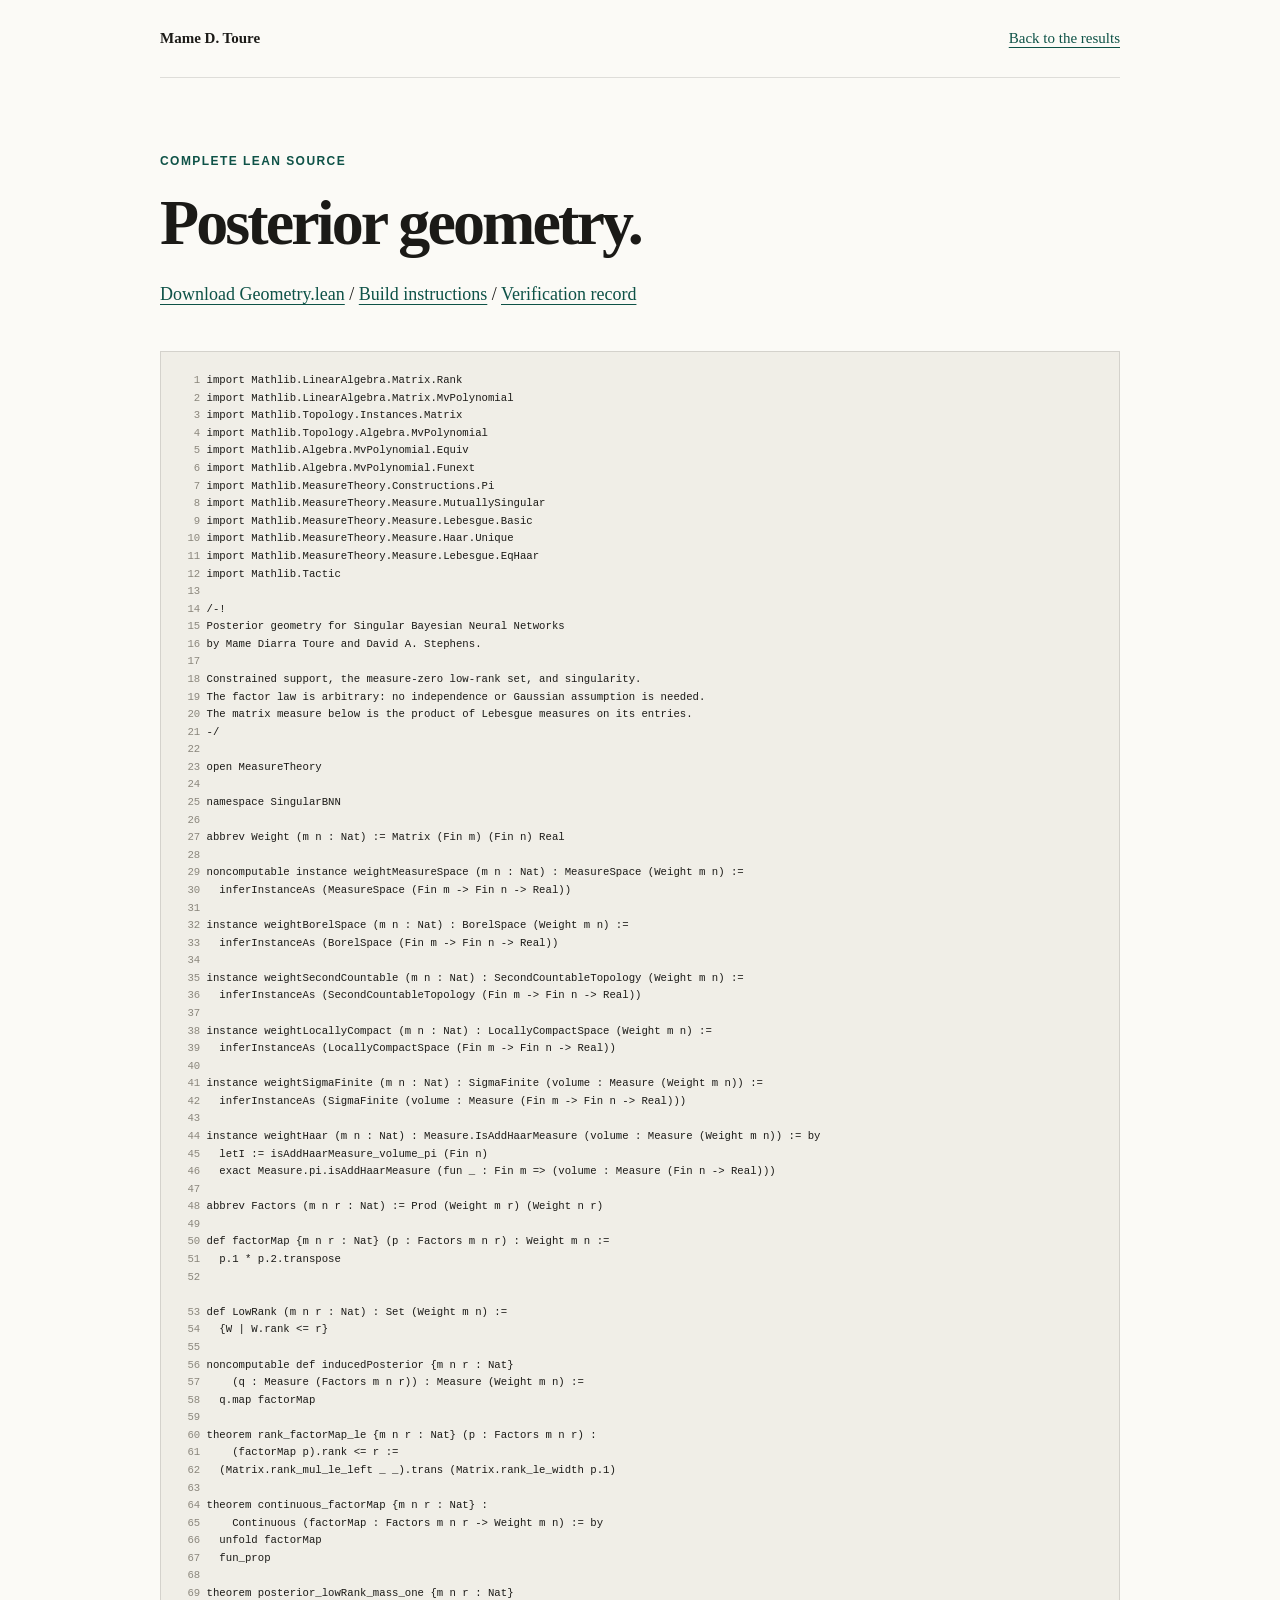
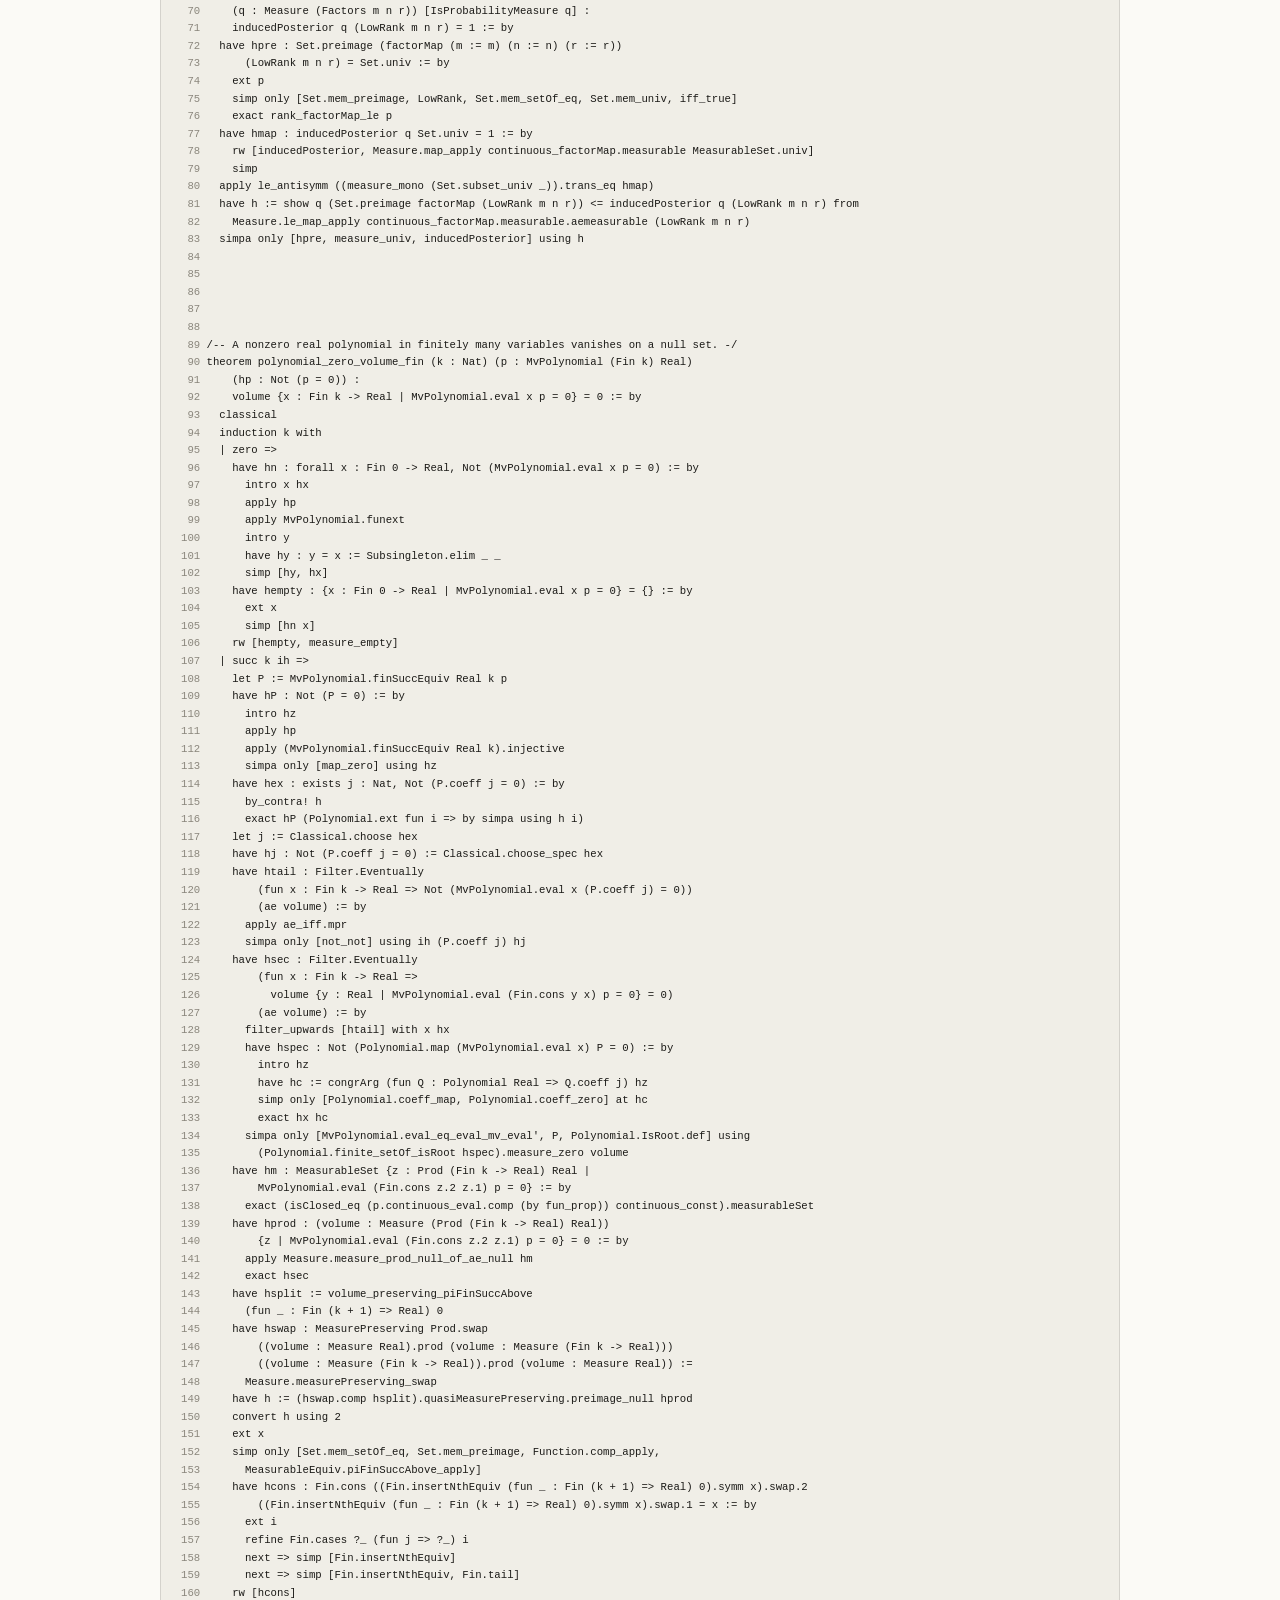
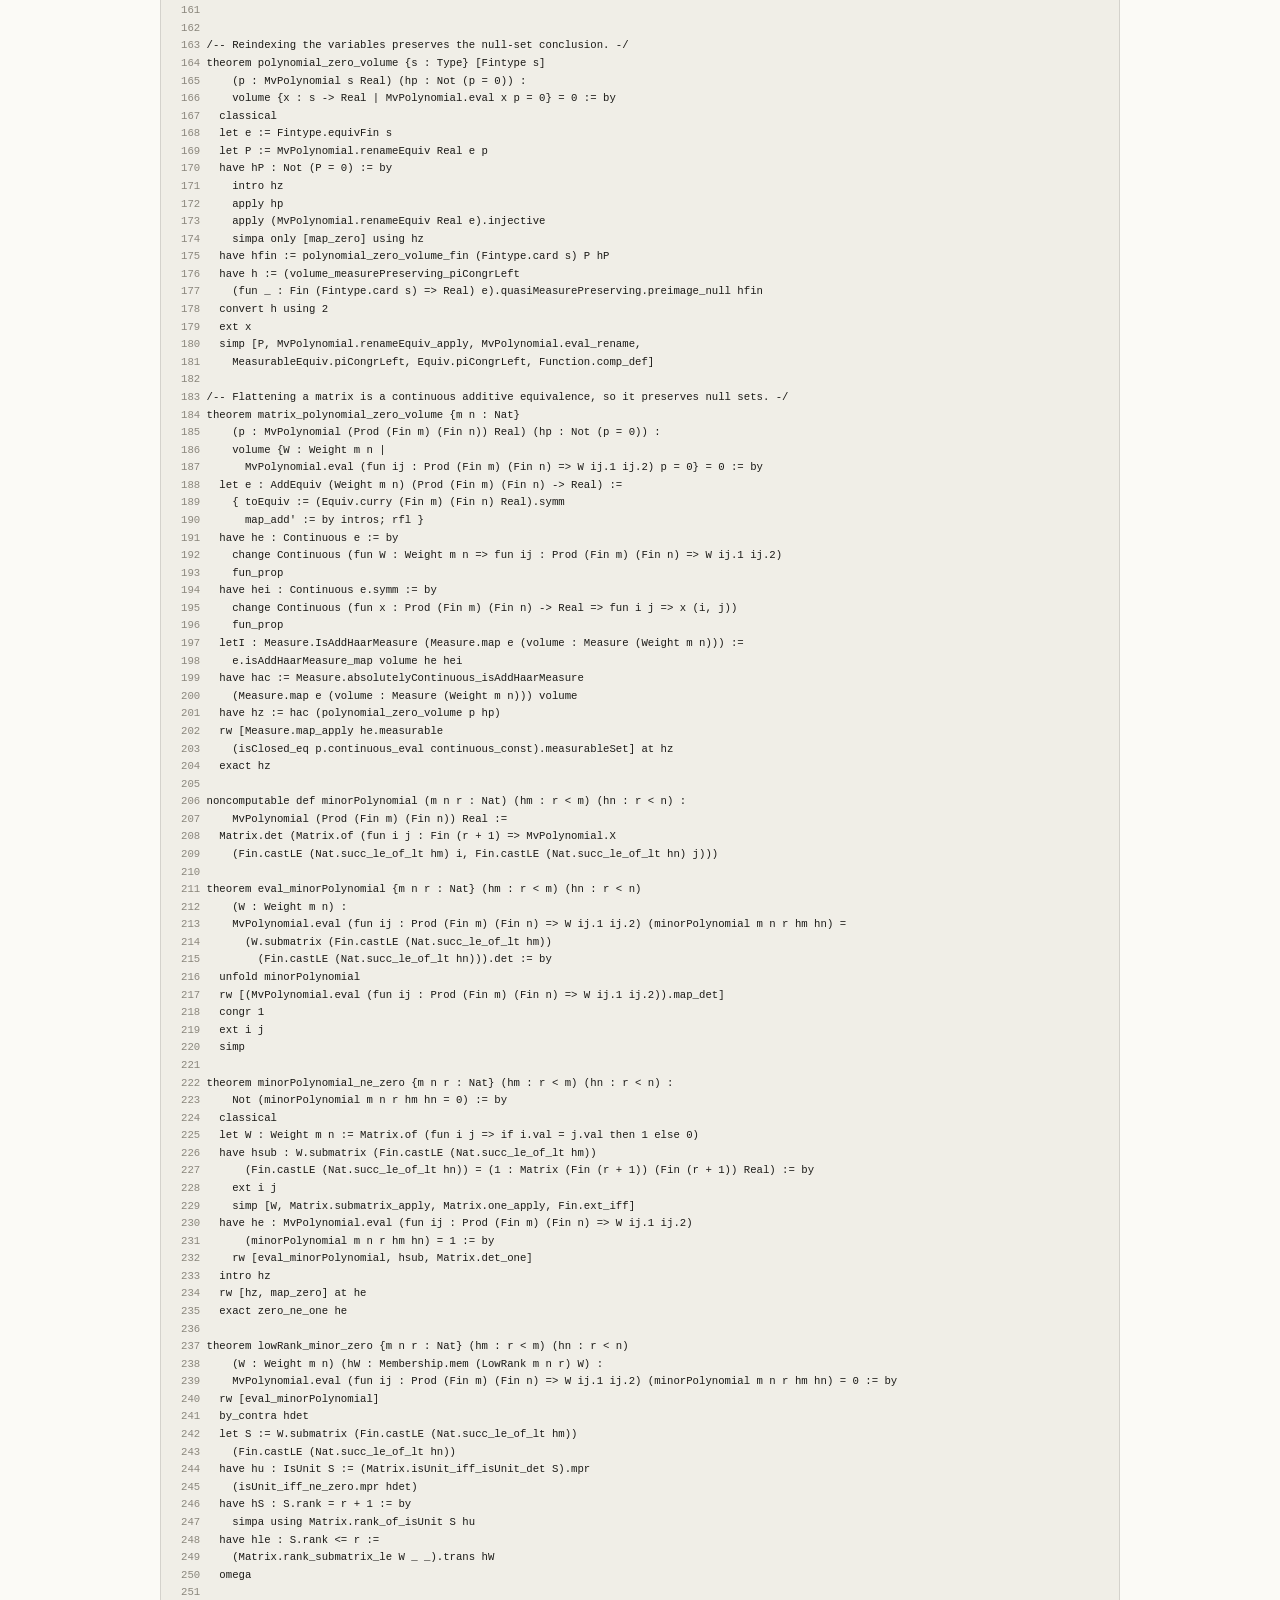
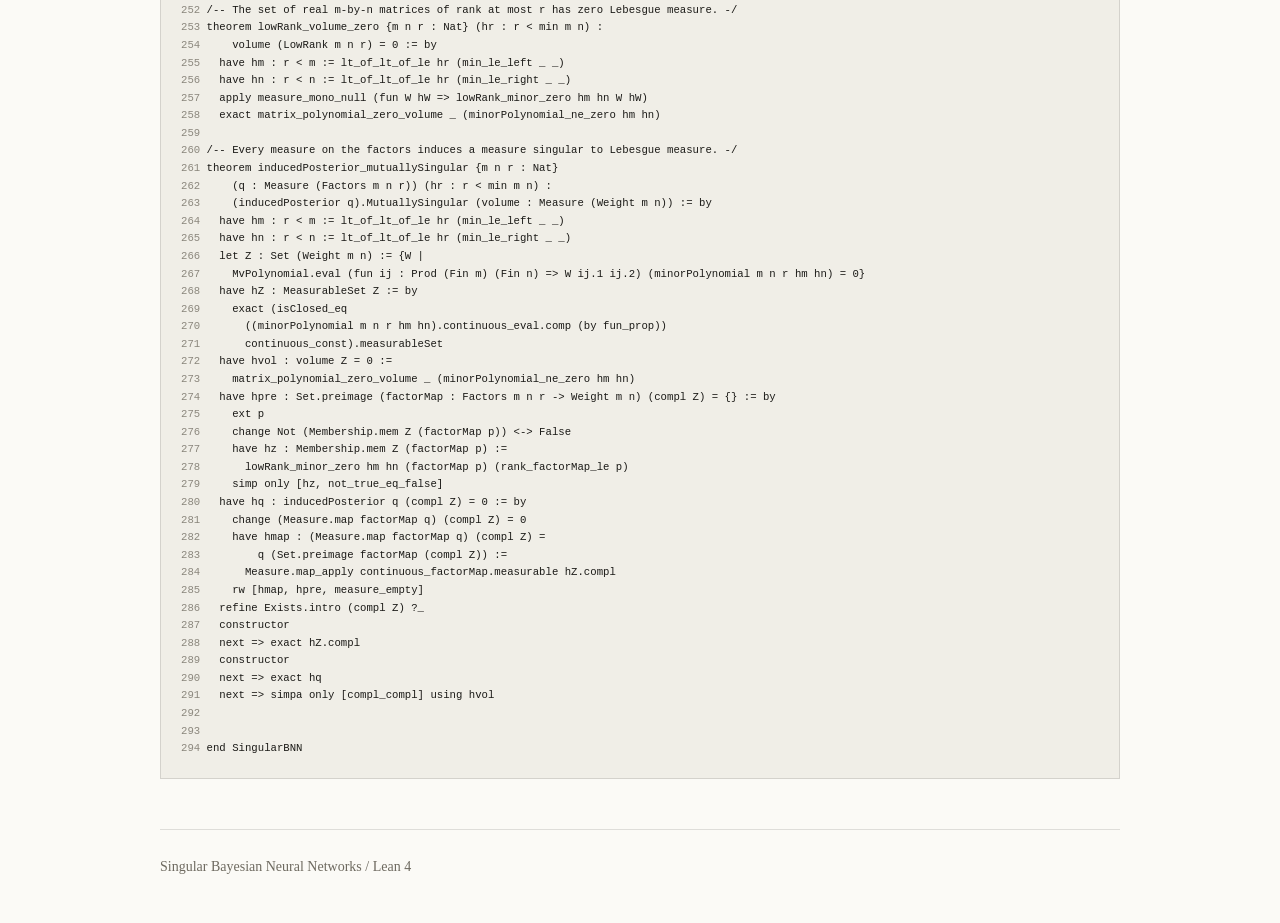
<file: lean/singular-bnn/source.html>
<!doctype html><html lang="en"><head><meta charset="utf-8"><meta name="viewport" content="width=device-width,initial-scale=1"><title>Lean proof source | Singular BNNs</title><link rel="stylesheet" href="../style.css"><style>.line-number{color:#8b877d;text-decoration:none;user-select:none}.source span[id^="L"]:target{background:#e4eddd}.source{font-size:13px}.source span[id^="L"]{display:block;min-height:1.65em}</style></head><body><nav class="shell"><a class="brand" href="/">Mame D. Toure</a><a href="./">Back to the results</a></nav><main class="shell"><header class="source-head"><div class="eyebrow">Complete Lean source</div><h1>Posterior geometry.</h1><p><a href="./project/SingularBNN/Geometry.lean" download>Download Geometry.lean</a> / <a href="./project/README.md">Build instructions</a> / <a href="./verification.json">Verification record</a></p></header><pre class="source"><code><span id="L1"><a class="line-number" href="#L1" aria-label="Line 1">  1</a> import Mathlib.LinearAlgebra.Matrix.Rank</span><span id="L2"><a class="line-number" href="#L2" aria-label="Line 2">  2</a> import Mathlib.LinearAlgebra.Matrix.MvPolynomial</span><span id="L3"><a class="line-number" href="#L3" aria-label="Line 3">  3</a> import Mathlib.Topology.Instances.Matrix</span><span id="L4"><a class="line-number" href="#L4" aria-label="Line 4">  4</a> import Mathlib.Topology.Algebra.MvPolynomial</span><span id="L5"><a class="line-number" href="#L5" aria-label="Line 5">  5</a> import Mathlib.Algebra.MvPolynomial.Equiv</span><span id="L6"><a class="line-number" href="#L6" aria-label="Line 6">  6</a> import Mathlib.Algebra.MvPolynomial.Funext</span><span id="L7"><a class="line-number" href="#L7" aria-label="Line 7">  7</a> import Mathlib.MeasureTheory.Constructions.Pi</span><span id="L8"><a class="line-number" href="#L8" aria-label="Line 8">  8</a> import Mathlib.MeasureTheory.Measure.MutuallySingular</span><span id="L9"><a class="line-number" href="#L9" aria-label="Line 9">  9</a> import Mathlib.MeasureTheory.Measure.Lebesgue.Basic</span><span id="L10"><a class="line-number" href="#L10" aria-label="Line 10"> 10</a> import Mathlib.MeasureTheory.Measure.Haar.Unique</span><span id="L11"><a class="line-number" href="#L11" aria-label="Line 11"> 11</a> import Mathlib.MeasureTheory.Measure.Lebesgue.EqHaar</span><span id="L12"><a class="line-number" href="#L12" aria-label="Line 12"> 12</a> import Mathlib.Tactic</span><span id="L13"><a class="line-number" href="#L13" aria-label="Line 13"> 13</a> </span><span id="L14"><a class="line-number" href="#L14" aria-label="Line 14"> 14</a> /-!</span><span id="L15"><a class="line-number" href="#L15" aria-label="Line 15"> 15</a> Posterior geometry for Singular Bayesian Neural Networks</span><span id="L16"><a class="line-number" href="#L16" aria-label="Line 16"> 16</a> by Mame Diarra Toure and David A. Stephens.</span><span id="L17"><a class="line-number" href="#L17" aria-label="Line 17"> 17</a> </span><span id="L18"><a class="line-number" href="#L18" aria-label="Line 18"> 18</a> Constrained support, the measure-zero low-rank set, and singularity.</span><span id="L19"><a class="line-number" href="#L19" aria-label="Line 19"> 19</a> The factor law is arbitrary: no independence or Gaussian assumption is needed.</span><span id="L20"><a class="line-number" href="#L20" aria-label="Line 20"> 20</a> The matrix measure below is the product of Lebesgue measures on its entries.</span><span id="L21"><a class="line-number" href="#L21" aria-label="Line 21"> 21</a> -/</span><span id="L22"><a class="line-number" href="#L22" aria-label="Line 22"> 22</a> </span><span id="L23"><a class="line-number" href="#L23" aria-label="Line 23"> 23</a> open MeasureTheory</span><span id="L24"><a class="line-number" href="#L24" aria-label="Line 24"> 24</a> </span><span id="L25"><a class="line-number" href="#L25" aria-label="Line 25"> 25</a> namespace SingularBNN</span><span id="L26"><a class="line-number" href="#L26" aria-label="Line 26"> 26</a> </span><span id="Weight"></span><span id="L27"><a class="line-number" href="#L27" aria-label="Line 27"> 27</a> abbrev Weight (m n : Nat) := Matrix (Fin m) (Fin n) Real</span><span id="L28"><a class="line-number" href="#L28" aria-label="Line 28"> 28</a> </span><span id="weightMeasureSpace"></span><span id="L29"><a class="line-number" href="#L29" aria-label="Line 29"> 29</a> noncomputable instance weightMeasureSpace (m n : Nat) : MeasureSpace (Weight m n) :=</span><span id="L30"><a class="line-number" href="#L30" aria-label="Line 30"> 30</a>   inferInstanceAs (MeasureSpace (Fin m -&gt; Fin n -&gt; Real))</span><span id="L31"><a class="line-number" href="#L31" aria-label="Line 31"> 31</a> </span><span id="weightBorelSpace"></span><span id="L32"><a class="line-number" href="#L32" aria-label="Line 32"> 32</a> instance weightBorelSpace (m n : Nat) : BorelSpace (Weight m n) :=</span><span id="L33"><a class="line-number" href="#L33" aria-label="Line 33"> 33</a>   inferInstanceAs (BorelSpace (Fin m -&gt; Fin n -&gt; Real))</span><span id="L34"><a class="line-number" href="#L34" aria-label="Line 34"> 34</a> </span><span id="weightSecondCountable"></span><span id="L35"><a class="line-number" href="#L35" aria-label="Line 35"> 35</a> instance weightSecondCountable (m n : Nat) : SecondCountableTopology (Weight m n) :=</span><span id="L36"><a class="line-number" href="#L36" aria-label="Line 36"> 36</a>   inferInstanceAs (SecondCountableTopology (Fin m -&gt; Fin n -&gt; Real))</span><span id="L37"><a class="line-number" href="#L37" aria-label="Line 37"> 37</a> </span><span id="weightLocallyCompact"></span><span id="L38"><a class="line-number" href="#L38" aria-label="Line 38"> 38</a> instance weightLocallyCompact (m n : Nat) : LocallyCompactSpace (Weight m n) :=</span><span id="L39"><a class="line-number" href="#L39" aria-label="Line 39"> 39</a>   inferInstanceAs (LocallyCompactSpace (Fin m -&gt; Fin n -&gt; Real))</span><span id="L40"><a class="line-number" href="#L40" aria-label="Line 40"> 40</a> </span><span id="weightSigmaFinite"></span><span id="L41"><a class="line-number" href="#L41" aria-label="Line 41"> 41</a> instance weightSigmaFinite (m n : Nat) : SigmaFinite (volume : Measure (Weight m n)) :=</span><span id="L42"><a class="line-number" href="#L42" aria-label="Line 42"> 42</a>   inferInstanceAs (SigmaFinite (volume : Measure (Fin m -&gt; Fin n -&gt; Real)))</span><span id="L43"><a class="line-number" href="#L43" aria-label="Line 43"> 43</a> </span><span id="weightHaar"></span><span id="L44"><a class="line-number" href="#L44" aria-label="Line 44"> 44</a> instance weightHaar (m n : Nat) : Measure.IsAddHaarMeasure (volume : Measure (Weight m n)) := by</span><span id="L45"><a class="line-number" href="#L45" aria-label="Line 45"> 45</a>   letI := isAddHaarMeasure_volume_pi (Fin n)</span><span id="L46"><a class="line-number" href="#L46" aria-label="Line 46"> 46</a>   exact Measure.pi.isAddHaarMeasure (fun _ : Fin m =&gt; (volume : Measure (Fin n -&gt; Real)))</span><span id="L47"><a class="line-number" href="#L47" aria-label="Line 47"> 47</a> </span><span id="Factors"></span><span id="L48"><a class="line-number" href="#L48" aria-label="Line 48"> 48</a> abbrev Factors (m n r : Nat) := Prod (Weight m r) (Weight n r)</span><span id="L49"><a class="line-number" href="#L49" aria-label="Line 49"> 49</a> </span><span id="factorMap"></span><span id="L50"><a class="line-number" href="#L50" aria-label="Line 50"> 50</a> def factorMap {m n r : Nat} (p : Factors m n r) : Weight m n :=</span><span id="L51"><a class="line-number" href="#L51" aria-label="Line 51"> 51</a>   p.1 * p.2.transpose</span><span id="L52"><a class="line-number" href="#L52" aria-label="Line 52"> 52</a> </span><span id="LowRank"></span><span id="L53"><a class="line-number" href="#L53" aria-label="Line 53"> 53</a> def LowRank (m n r : Nat) : Set (Weight m n) :=</span><span id="L54"><a class="line-number" href="#L54" aria-label="Line 54"> 54</a>   {W | W.rank &lt;= r}</span><span id="L55"><a class="line-number" href="#L55" aria-label="Line 55"> 55</a> </span><span id="inducedPosterior"></span><span id="L56"><a class="line-number" href="#L56" aria-label="Line 56"> 56</a> noncomputable def inducedPosterior {m n r : Nat}</span><span id="L57"><a class="line-number" href="#L57" aria-label="Line 57"> 57</a>     (q : Measure (Factors m n r)) : Measure (Weight m n) :=</span><span id="L58"><a class="line-number" href="#L58" aria-label="Line 58"> 58</a>   q.map factorMap</span><span id="L59"><a class="line-number" href="#L59" aria-label="Line 59"> 59</a> </span><span id="rank_factorMap_le"></span><span id="L60"><a class="line-number" href="#L60" aria-label="Line 60"> 60</a> theorem rank_factorMap_le {m n r : Nat} (p : Factors m n r) :</span><span id="L61"><a class="line-number" href="#L61" aria-label="Line 61"> 61</a>     (factorMap p).rank &lt;= r :=</span><span id="L62"><a class="line-number" href="#L62" aria-label="Line 62"> 62</a>   (Matrix.rank_mul_le_left _ _).trans (Matrix.rank_le_width p.1)</span><span id="L63"><a class="line-number" href="#L63" aria-label="Line 63"> 63</a> </span><span id="continuous_factorMap"></span><span id="L64"><a class="line-number" href="#L64" aria-label="Line 64"> 64</a> theorem continuous_factorMap {m n r : Nat} :</span><span id="L65"><a class="line-number" href="#L65" aria-label="Line 65"> 65</a>     Continuous (factorMap : Factors m n r -&gt; Weight m n) := by</span><span id="L66"><a class="line-number" href="#L66" aria-label="Line 66"> 66</a>   unfold factorMap</span><span id="L67"><a class="line-number" href="#L67" aria-label="Line 67"> 67</a>   fun_prop</span><span id="L68"><a class="line-number" href="#L68" aria-label="Line 68"> 68</a> </span><span id="posterior_lowRank_mass_one"></span><span id="L69"><a class="line-number" href="#L69" aria-label="Line 69"> 69</a> theorem posterior_lowRank_mass_one {m n r : Nat}</span><span id="L70"><a class="line-number" href="#L70" aria-label="Line 70"> 70</a>     (q : Measure (Factors m n r)) [IsProbabilityMeasure q] :</span><span id="L71"><a class="line-number" href="#L71" aria-label="Line 71"> 71</a>     inducedPosterior q (LowRank m n r) = 1 := by</span><span id="L72"><a class="line-number" href="#L72" aria-label="Line 72"> 72</a>   have hpre : Set.preimage (factorMap (m := m) (n := n) (r := r))</span><span id="L73"><a class="line-number" href="#L73" aria-label="Line 73"> 73</a>       (LowRank m n r) = Set.univ := by</span><span id="L74"><a class="line-number" href="#L74" aria-label="Line 74"> 74</a>     ext p</span><span id="L75"><a class="line-number" href="#L75" aria-label="Line 75"> 75</a>     simp only [Set.mem_preimage, LowRank, Set.mem_setOf_eq, Set.mem_univ, iff_true]</span><span id="L76"><a class="line-number" href="#L76" aria-label="Line 76"> 76</a>     exact rank_factorMap_le p</span><span id="L77"><a class="line-number" href="#L77" aria-label="Line 77"> 77</a>   have hmap : inducedPosterior q Set.univ = 1 := by</span><span id="L78"><a class="line-number" href="#L78" aria-label="Line 78"> 78</a>     rw [inducedPosterior, Measure.map_apply continuous_factorMap.measurable MeasurableSet.univ]</span><span id="L79"><a class="line-number" href="#L79" aria-label="Line 79"> 79</a>     simp</span><span id="L80"><a class="line-number" href="#L80" aria-label="Line 80"> 80</a>   apply le_antisymm ((measure_mono (Set.subset_univ _)).trans_eq hmap)</span><span id="L81"><a class="line-number" href="#L81" aria-label="Line 81"> 81</a>   have h := show q (Set.preimage factorMap (LowRank m n r)) &lt;= inducedPosterior q (LowRank m n r) from</span><span id="L82"><a class="line-number" href="#L82" aria-label="Line 82"> 82</a>     Measure.le_map_apply continuous_factorMap.measurable.aemeasurable (LowRank m n r)</span><span id="L83"><a class="line-number" href="#L83" aria-label="Line 83"> 83</a>   simpa only [hpre, measure_univ, inducedPosterior] using h</span><span id="L84"><a class="line-number" href="#L84" aria-label="Line 84"> 84</a> </span><span id="L85"><a class="line-number" href="#L85" aria-label="Line 85"> 85</a> </span><span id="L86"><a class="line-number" href="#L86" aria-label="Line 86"> 86</a> </span><span id="L87"><a class="line-number" href="#L87" aria-label="Line 87"> 87</a> </span><span id="L88"><a class="line-number" href="#L88" aria-label="Line 88"> 88</a> </span><span id="L89"><a class="line-number" href="#L89" aria-label="Line 89"> 89</a> /-- A nonzero real polynomial in finitely many variables vanishes on a null set. -/</span><span id="polynomial_zero_volume_fin"></span><span id="L90"><a class="line-number" href="#L90" aria-label="Line 90"> 90</a> theorem polynomial_zero_volume_fin (k : Nat) (p : MvPolynomial (Fin k) Real)</span><span id="L91"><a class="line-number" href="#L91" aria-label="Line 91"> 91</a>     (hp : Not (p = 0)) :</span><span id="L92"><a class="line-number" href="#L92" aria-label="Line 92"> 92</a>     volume {x : Fin k -&gt; Real | MvPolynomial.eval x p = 0} = 0 := by</span><span id="L93"><a class="line-number" href="#L93" aria-label="Line 93"> 93</a>   classical</span><span id="L94"><a class="line-number" href="#L94" aria-label="Line 94"> 94</a>   induction k with</span><span id="L95"><a class="line-number" href="#L95" aria-label="Line 95"> 95</a>   | zero =&gt;</span><span id="L96"><a class="line-number" href="#L96" aria-label="Line 96"> 96</a>     have hn : forall x : Fin 0 -&gt; Real, Not (MvPolynomial.eval x p = 0) := by</span><span id="L97"><a class="line-number" href="#L97" aria-label="Line 97"> 97</a>       intro x hx</span><span id="L98"><a class="line-number" href="#L98" aria-label="Line 98"> 98</a>       apply hp</span><span id="L99"><a class="line-number" href="#L99" aria-label="Line 99"> 99</a>       apply MvPolynomial.funext</span><span id="L100"><a class="line-number" href="#L100" aria-label="Line 100">100</a>       intro y</span><span id="L101"><a class="line-number" href="#L101" aria-label="Line 101">101</a>       have hy : y = x := Subsingleton.elim _ _</span><span id="L102"><a class="line-number" href="#L102" aria-label="Line 102">102</a>       simp [hy, hx]</span><span id="L103"><a class="line-number" href="#L103" aria-label="Line 103">103</a>     have hempty : {x : Fin 0 -&gt; Real | MvPolynomial.eval x p = 0} = {} := by</span><span id="L104"><a class="line-number" href="#L104" aria-label="Line 104">104</a>       ext x</span><span id="L105"><a class="line-number" href="#L105" aria-label="Line 105">105</a>       simp [hn x]</span><span id="L106"><a class="line-number" href="#L106" aria-label="Line 106">106</a>     rw [hempty, measure_empty]</span><span id="L107"><a class="line-number" href="#L107" aria-label="Line 107">107</a>   | succ k ih =&gt;</span><span id="L108"><a class="line-number" href="#L108" aria-label="Line 108">108</a>     let P := MvPolynomial.finSuccEquiv Real k p</span><span id="L109"><a class="line-number" href="#L109" aria-label="Line 109">109</a>     have hP : Not (P = 0) := by</span><span id="L110"><a class="line-number" href="#L110" aria-label="Line 110">110</a>       intro hz</span><span id="L111"><a class="line-number" href="#L111" aria-label="Line 111">111</a>       apply hp</span><span id="L112"><a class="line-number" href="#L112" aria-label="Line 112">112</a>       apply (MvPolynomial.finSuccEquiv Real k).injective</span><span id="L113"><a class="line-number" href="#L113" aria-label="Line 113">113</a>       simpa only [map_zero] using hz</span><span id="L114"><a class="line-number" href="#L114" aria-label="Line 114">114</a>     have hex : exists j : Nat, Not (P.coeff j = 0) := by</span><span id="L115"><a class="line-number" href="#L115" aria-label="Line 115">115</a>       by_contra! h</span><span id="L116"><a class="line-number" href="#L116" aria-label="Line 116">116</a>       exact hP (Polynomial.ext fun i =&gt; by simpa using h i)</span><span id="L117"><a class="line-number" href="#L117" aria-label="Line 117">117</a>     let j := Classical.choose hex</span><span id="L118"><a class="line-number" href="#L118" aria-label="Line 118">118</a>     have hj : Not (P.coeff j = 0) := Classical.choose_spec hex</span><span id="L119"><a class="line-number" href="#L119" aria-label="Line 119">119</a>     have htail : Filter.Eventually</span><span id="L120"><a class="line-number" href="#L120" aria-label="Line 120">120</a>         (fun x : Fin k -&gt; Real =&gt; Not (MvPolynomial.eval x (P.coeff j) = 0))</span><span id="L121"><a class="line-number" href="#L121" aria-label="Line 121">121</a>         (ae volume) := by</span><span id="L122"><a class="line-number" href="#L122" aria-label="Line 122">122</a>       apply ae_iff.mpr</span><span id="L123"><a class="line-number" href="#L123" aria-label="Line 123">123</a>       simpa only [not_not] using ih (P.coeff j) hj</span><span id="L124"><a class="line-number" href="#L124" aria-label="Line 124">124</a>     have hsec : Filter.Eventually</span><span id="L125"><a class="line-number" href="#L125" aria-label="Line 125">125</a>         (fun x : Fin k -&gt; Real =&gt;</span><span id="L126"><a class="line-number" href="#L126" aria-label="Line 126">126</a>           volume {y : Real | MvPolynomial.eval (Fin.cons y x) p = 0} = 0)</span><span id="L127"><a class="line-number" href="#L127" aria-label="Line 127">127</a>         (ae volume) := by</span><span id="L128"><a class="line-number" href="#L128" aria-label="Line 128">128</a>       filter_upwards [htail] with x hx</span><span id="L129"><a class="line-number" href="#L129" aria-label="Line 129">129</a>       have hspec : Not (Polynomial.map (MvPolynomial.eval x) P = 0) := by</span><span id="L130"><a class="line-number" href="#L130" aria-label="Line 130">130</a>         intro hz</span><span id="L131"><a class="line-number" href="#L131" aria-label="Line 131">131</a>         have hc := congrArg (fun Q : Polynomial Real =&gt; Q.coeff j) hz</span><span id="L132"><a class="line-number" href="#L132" aria-label="Line 132">132</a>         simp only [Polynomial.coeff_map, Polynomial.coeff_zero] at hc</span><span id="L133"><a class="line-number" href="#L133" aria-label="Line 133">133</a>         exact hx hc</span><span id="L134"><a class="line-number" href="#L134" aria-label="Line 134">134</a>       simpa only [MvPolynomial.eval_eq_eval_mv_eval&#x27;, P, Polynomial.IsRoot.def] using</span><span id="L135"><a class="line-number" href="#L135" aria-label="Line 135">135</a>         (Polynomial.finite_setOf_isRoot hspec).measure_zero volume</span><span id="L136"><a class="line-number" href="#L136" aria-label="Line 136">136</a>     have hm : MeasurableSet {z : Prod (Fin k -&gt; Real) Real |</span><span id="L137"><a class="line-number" href="#L137" aria-label="Line 137">137</a>         MvPolynomial.eval (Fin.cons z.2 z.1) p = 0} := by</span><span id="L138"><a class="line-number" href="#L138" aria-label="Line 138">138</a>       exact (isClosed_eq (p.continuous_eval.comp (by fun_prop)) continuous_const).measurableSet</span><span id="L139"><a class="line-number" href="#L139" aria-label="Line 139">139</a>     have hprod : (volume : Measure (Prod (Fin k -&gt; Real) Real))</span><span id="L140"><a class="line-number" href="#L140" aria-label="Line 140">140</a>         {z | MvPolynomial.eval (Fin.cons z.2 z.1) p = 0} = 0 := by</span><span id="L141"><a class="line-number" href="#L141" aria-label="Line 141">141</a>       apply Measure.measure_prod_null_of_ae_null hm</span><span id="L142"><a class="line-number" href="#L142" aria-label="Line 142">142</a>       exact hsec</span><span id="L143"><a class="line-number" href="#L143" aria-label="Line 143">143</a>     have hsplit := volume_preserving_piFinSuccAbove</span><span id="L144"><a class="line-number" href="#L144" aria-label="Line 144">144</a>       (fun _ : Fin (k + 1) =&gt; Real) 0</span><span id="L145"><a class="line-number" href="#L145" aria-label="Line 145">145</a>     have hswap : MeasurePreserving Prod.swap</span><span id="L146"><a class="line-number" href="#L146" aria-label="Line 146">146</a>         ((volume : Measure Real).prod (volume : Measure (Fin k -&gt; Real)))</span><span id="L147"><a class="line-number" href="#L147" aria-label="Line 147">147</a>         ((volume : Measure (Fin k -&gt; Real)).prod (volume : Measure Real)) :=</span><span id="L148"><a class="line-number" href="#L148" aria-label="Line 148">148</a>       Measure.measurePreserving_swap</span><span id="L149"><a class="line-number" href="#L149" aria-label="Line 149">149</a>     have h := (hswap.comp hsplit).quasiMeasurePreserving.preimage_null hprod</span><span id="L150"><a class="line-number" href="#L150" aria-label="Line 150">150</a>     convert h using 2</span><span id="L151"><a class="line-number" href="#L151" aria-label="Line 151">151</a>     ext x</span><span id="L152"><a class="line-number" href="#L152" aria-label="Line 152">152</a>     simp only [Set.mem_setOf_eq, Set.mem_preimage, Function.comp_apply,</span><span id="L153"><a class="line-number" href="#L153" aria-label="Line 153">153</a>       MeasurableEquiv.piFinSuccAbove_apply]</span><span id="L154"><a class="line-number" href="#L154" aria-label="Line 154">154</a>     have hcons : Fin.cons ((Fin.insertNthEquiv (fun _ : Fin (k + 1) =&gt; Real) 0).symm x).swap.2</span><span id="L155"><a class="line-number" href="#L155" aria-label="Line 155">155</a>         ((Fin.insertNthEquiv (fun _ : Fin (k + 1) =&gt; Real) 0).symm x).swap.1 = x := by</span><span id="L156"><a class="line-number" href="#L156" aria-label="Line 156">156</a>       ext i</span><span id="L157"><a class="line-number" href="#L157" aria-label="Line 157">157</a>       refine Fin.cases ?_ (fun j =&gt; ?_) i</span><span id="L158"><a class="line-number" href="#L158" aria-label="Line 158">158</a>       next =&gt; simp [Fin.insertNthEquiv]</span><span id="L159"><a class="line-number" href="#L159" aria-label="Line 159">159</a>       next =&gt; simp [Fin.insertNthEquiv, Fin.tail]</span><span id="L160"><a class="line-number" href="#L160" aria-label="Line 160">160</a>     rw [hcons]</span><span id="L161"><a class="line-number" href="#L161" aria-label="Line 161">161</a> </span><span id="L162"><a class="line-number" href="#L162" aria-label="Line 162">162</a> </span><span id="L163"><a class="line-number" href="#L163" aria-label="Line 163">163</a> /-- Reindexing the variables preserves the null-set conclusion. -/</span><span id="polynomial_zero_volume"></span><span id="L164"><a class="line-number" href="#L164" aria-label="Line 164">164</a> theorem polynomial_zero_volume {s : Type} [Fintype s]</span><span id="L165"><a class="line-number" href="#L165" aria-label="Line 165">165</a>     (p : MvPolynomial s Real) (hp : Not (p = 0)) :</span><span id="L166"><a class="line-number" href="#L166" aria-label="Line 166">166</a>     volume {x : s -&gt; Real | MvPolynomial.eval x p = 0} = 0 := by</span><span id="L167"><a class="line-number" href="#L167" aria-label="Line 167">167</a>   classical</span><span id="L168"><a class="line-number" href="#L168" aria-label="Line 168">168</a>   let e := Fintype.equivFin s</span><span id="L169"><a class="line-number" href="#L169" aria-label="Line 169">169</a>   let P := MvPolynomial.renameEquiv Real e p</span><span id="L170"><a class="line-number" href="#L170" aria-label="Line 170">170</a>   have hP : Not (P = 0) := by</span><span id="L171"><a class="line-number" href="#L171" aria-label="Line 171">171</a>     intro hz</span><span id="L172"><a class="line-number" href="#L172" aria-label="Line 172">172</a>     apply hp</span><span id="L173"><a class="line-number" href="#L173" aria-label="Line 173">173</a>     apply (MvPolynomial.renameEquiv Real e).injective</span><span id="L174"><a class="line-number" href="#L174" aria-label="Line 174">174</a>     simpa only [map_zero] using hz</span><span id="L175"><a class="line-number" href="#L175" aria-label="Line 175">175</a>   have hfin := polynomial_zero_volume_fin (Fintype.card s) P hP</span><span id="L176"><a class="line-number" href="#L176" aria-label="Line 176">176</a>   have h := (volume_measurePreserving_piCongrLeft</span><span id="L177"><a class="line-number" href="#L177" aria-label="Line 177">177</a>     (fun _ : Fin (Fintype.card s) =&gt; Real) e).quasiMeasurePreserving.preimage_null hfin</span><span id="L178"><a class="line-number" href="#L178" aria-label="Line 178">178</a>   convert h using 2</span><span id="L179"><a class="line-number" href="#L179" aria-label="Line 179">179</a>   ext x</span><span id="L180"><a class="line-number" href="#L180" aria-label="Line 180">180</a>   simp [P, MvPolynomial.renameEquiv_apply, MvPolynomial.eval_rename,</span><span id="L181"><a class="line-number" href="#L181" aria-label="Line 181">181</a>     MeasurableEquiv.piCongrLeft, Equiv.piCongrLeft, Function.comp_def]</span><span id="L182"><a class="line-number" href="#L182" aria-label="Line 182">182</a> </span><span id="L183"><a class="line-number" href="#L183" aria-label="Line 183">183</a> /-- Flattening a matrix is a continuous additive equivalence, so it preserves null sets. -/</span><span id="matrix_polynomial_zero_volume"></span><span id="L184"><a class="line-number" href="#L184" aria-label="Line 184">184</a> theorem matrix_polynomial_zero_volume {m n : Nat}</span><span id="L185"><a class="line-number" href="#L185" aria-label="Line 185">185</a>     (p : MvPolynomial (Prod (Fin m) (Fin n)) Real) (hp : Not (p = 0)) :</span><span id="L186"><a class="line-number" href="#L186" aria-label="Line 186">186</a>     volume {W : Weight m n |</span><span id="L187"><a class="line-number" href="#L187" aria-label="Line 187">187</a>       MvPolynomial.eval (fun ij : Prod (Fin m) (Fin n) =&gt; W ij.1 ij.2) p = 0} = 0 := by</span><span id="L188"><a class="line-number" href="#L188" aria-label="Line 188">188</a>   let e : AddEquiv (Weight m n) (Prod (Fin m) (Fin n) -&gt; Real) :=</span><span id="L189"><a class="line-number" href="#L189" aria-label="Line 189">189</a>     { toEquiv := (Equiv.curry (Fin m) (Fin n) Real).symm</span><span id="L190"><a class="line-number" href="#L190" aria-label="Line 190">190</a>       map_add&#x27; := by intros; rfl }</span><span id="L191"><a class="line-number" href="#L191" aria-label="Line 191">191</a>   have he : Continuous e := by</span><span id="L192"><a class="line-number" href="#L192" aria-label="Line 192">192</a>     change Continuous (fun W : Weight m n =&gt; fun ij : Prod (Fin m) (Fin n) =&gt; W ij.1 ij.2)</span><span id="L193"><a class="line-number" href="#L193" aria-label="Line 193">193</a>     fun_prop</span><span id="L194"><a class="line-number" href="#L194" aria-label="Line 194">194</a>   have hei : Continuous e.symm := by</span><span id="L195"><a class="line-number" href="#L195" aria-label="Line 195">195</a>     change Continuous (fun x : Prod (Fin m) (Fin n) -&gt; Real =&gt; fun i j =&gt; x (i, j))</span><span id="L196"><a class="line-number" href="#L196" aria-label="Line 196">196</a>     fun_prop</span><span id="L197"><a class="line-number" href="#L197" aria-label="Line 197">197</a>   letI : Measure.IsAddHaarMeasure (Measure.map e (volume : Measure (Weight m n))) :=</span><span id="L198"><a class="line-number" href="#L198" aria-label="Line 198">198</a>     e.isAddHaarMeasure_map volume he hei</span><span id="L199"><a class="line-number" href="#L199" aria-label="Line 199">199</a>   have hac := Measure.absolutelyContinuous_isAddHaarMeasure</span><span id="L200"><a class="line-number" href="#L200" aria-label="Line 200">200</a>     (Measure.map e (volume : Measure (Weight m n))) volume</span><span id="L201"><a class="line-number" href="#L201" aria-label="Line 201">201</a>   have hz := hac (polynomial_zero_volume p hp)</span><span id="L202"><a class="line-number" href="#L202" aria-label="Line 202">202</a>   rw [Measure.map_apply he.measurable</span><span id="L203"><a class="line-number" href="#L203" aria-label="Line 203">203</a>     (isClosed_eq p.continuous_eval continuous_const).measurableSet] at hz</span><span id="L204"><a class="line-number" href="#L204" aria-label="Line 204">204</a>   exact hz</span><span id="L205"><a class="line-number" href="#L205" aria-label="Line 205">205</a> </span><span id="minorPolynomial"></span><span id="L206"><a class="line-number" href="#L206" aria-label="Line 206">206</a> noncomputable def minorPolynomial (m n r : Nat) (hm : r &lt; m) (hn : r &lt; n) :</span><span id="L207"><a class="line-number" href="#L207" aria-label="Line 207">207</a>     MvPolynomial (Prod (Fin m) (Fin n)) Real :=</span><span id="L208"><a class="line-number" href="#L208" aria-label="Line 208">208</a>   Matrix.det (Matrix.of (fun i j : Fin (r + 1) =&gt; MvPolynomial.X</span><span id="L209"><a class="line-number" href="#L209" aria-label="Line 209">209</a>     (Fin.castLE (Nat.succ_le_of_lt hm) i, Fin.castLE (Nat.succ_le_of_lt hn) j)))</span><span id="L210"><a class="line-number" href="#L210" aria-label="Line 210">210</a> </span><span id="eval_minorPolynomial"></span><span id="L211"><a class="line-number" href="#L211" aria-label="Line 211">211</a> theorem eval_minorPolynomial {m n r : Nat} (hm : r &lt; m) (hn : r &lt; n)</span><span id="L212"><a class="line-number" href="#L212" aria-label="Line 212">212</a>     (W : Weight m n) :</span><span id="L213"><a class="line-number" href="#L213" aria-label="Line 213">213</a>     MvPolynomial.eval (fun ij : Prod (Fin m) (Fin n) =&gt; W ij.1 ij.2) (minorPolynomial m n r hm hn) =</span><span id="L214"><a class="line-number" href="#L214" aria-label="Line 214">214</a>       (W.submatrix (Fin.castLE (Nat.succ_le_of_lt hm))</span><span id="L215"><a class="line-number" href="#L215" aria-label="Line 215">215</a>         (Fin.castLE (Nat.succ_le_of_lt hn))).det := by</span><span id="L216"><a class="line-number" href="#L216" aria-label="Line 216">216</a>   unfold minorPolynomial</span><span id="L217"><a class="line-number" href="#L217" aria-label="Line 217">217</a>   rw [(MvPolynomial.eval (fun ij : Prod (Fin m) (Fin n) =&gt; W ij.1 ij.2)).map_det]</span><span id="L218"><a class="line-number" href="#L218" aria-label="Line 218">218</a>   congr 1</span><span id="L219"><a class="line-number" href="#L219" aria-label="Line 219">219</a>   ext i j</span><span id="L220"><a class="line-number" href="#L220" aria-label="Line 220">220</a>   simp</span><span id="L221"><a class="line-number" href="#L221" aria-label="Line 221">221</a> </span><span id="minorPolynomial_ne_zero"></span><span id="L222"><a class="line-number" href="#L222" aria-label="Line 222">222</a> theorem minorPolynomial_ne_zero {m n r : Nat} (hm : r &lt; m) (hn : r &lt; n) :</span><span id="L223"><a class="line-number" href="#L223" aria-label="Line 223">223</a>     Not (minorPolynomial m n r hm hn = 0) := by</span><span id="L224"><a class="line-number" href="#L224" aria-label="Line 224">224</a>   classical</span><span id="L225"><a class="line-number" href="#L225" aria-label="Line 225">225</a>   let W : Weight m n := Matrix.of (fun i j =&gt; if i.val = j.val then 1 else 0)</span><span id="L226"><a class="line-number" href="#L226" aria-label="Line 226">226</a>   have hsub : W.submatrix (Fin.castLE (Nat.succ_le_of_lt hm))</span><span id="L227"><a class="line-number" href="#L227" aria-label="Line 227">227</a>       (Fin.castLE (Nat.succ_le_of_lt hn)) = (1 : Matrix (Fin (r + 1)) (Fin (r + 1)) Real) := by</span><span id="L228"><a class="line-number" href="#L228" aria-label="Line 228">228</a>     ext i j</span><span id="L229"><a class="line-number" href="#L229" aria-label="Line 229">229</a>     simp [W, Matrix.submatrix_apply, Matrix.one_apply, Fin.ext_iff]</span><span id="L230"><a class="line-number" href="#L230" aria-label="Line 230">230</a>   have he : MvPolynomial.eval (fun ij : Prod (Fin m) (Fin n) =&gt; W ij.1 ij.2)</span><span id="L231"><a class="line-number" href="#L231" aria-label="Line 231">231</a>       (minorPolynomial m n r hm hn) = 1 := by</span><span id="L232"><a class="line-number" href="#L232" aria-label="Line 232">232</a>     rw [eval_minorPolynomial, hsub, Matrix.det_one]</span><span id="L233"><a class="line-number" href="#L233" aria-label="Line 233">233</a>   intro hz</span><span id="L234"><a class="line-number" href="#L234" aria-label="Line 234">234</a>   rw [hz, map_zero] at he</span><span id="L235"><a class="line-number" href="#L235" aria-label="Line 235">235</a>   exact zero_ne_one he</span><span id="L236"><a class="line-number" href="#L236" aria-label="Line 236">236</a> </span><span id="lowRank_minor_zero"></span><span id="L237"><a class="line-number" href="#L237" aria-label="Line 237">237</a> theorem lowRank_minor_zero {m n r : Nat} (hm : r &lt; m) (hn : r &lt; n)</span><span id="L238"><a class="line-number" href="#L238" aria-label="Line 238">238</a>     (W : Weight m n) (hW : Membership.mem (LowRank m n r) W) :</span><span id="L239"><a class="line-number" href="#L239" aria-label="Line 239">239</a>     MvPolynomial.eval (fun ij : Prod (Fin m) (Fin n) =&gt; W ij.1 ij.2) (minorPolynomial m n r hm hn) = 0 := by</span><span id="L240"><a class="line-number" href="#L240" aria-label="Line 240">240</a>   rw [eval_minorPolynomial]</span><span id="L241"><a class="line-number" href="#L241" aria-label="Line 241">241</a>   by_contra hdet</span><span id="L242"><a class="line-number" href="#L242" aria-label="Line 242">242</a>   let S := W.submatrix (Fin.castLE (Nat.succ_le_of_lt hm))</span><span id="L243"><a class="line-number" href="#L243" aria-label="Line 243">243</a>     (Fin.castLE (Nat.succ_le_of_lt hn))</span><span id="L244"><a class="line-number" href="#L244" aria-label="Line 244">244</a>   have hu : IsUnit S := (Matrix.isUnit_iff_isUnit_det S).mpr</span><span id="L245"><a class="line-number" href="#L245" aria-label="Line 245">245</a>     (isUnit_iff_ne_zero.mpr hdet)</span><span id="L246"><a class="line-number" href="#L246" aria-label="Line 246">246</a>   have hS : S.rank = r + 1 := by</span><span id="L247"><a class="line-number" href="#L247" aria-label="Line 247">247</a>     simpa using Matrix.rank_of_isUnit S hu</span><span id="L248"><a class="line-number" href="#L248" aria-label="Line 248">248</a>   have hle : S.rank &lt;= r :=</span><span id="L249"><a class="line-number" href="#L249" aria-label="Line 249">249</a>     (Matrix.rank_submatrix_le W _ _).trans hW</span><span id="L250"><a class="line-number" href="#L250" aria-label="Line 250">250</a>   omega</span><span id="L251"><a class="line-number" href="#L251" aria-label="Line 251">251</a> </span><span id="L252"><a class="line-number" href="#L252" aria-label="Line 252">252</a> /-- The set of real m-by-n matrices of rank at most r has zero Lebesgue measure. -/</span><span id="lowRank_volume_zero"></span><span id="L253"><a class="line-number" href="#L253" aria-label="Line 253">253</a> theorem lowRank_volume_zero {m n r : Nat} (hr : r &lt; min m n) :</span><span id="L254"><a class="line-number" href="#L254" aria-label="Line 254">254</a>     volume (LowRank m n r) = 0 := by</span><span id="L255"><a class="line-number" href="#L255" aria-label="Line 255">255</a>   have hm : r &lt; m := lt_of_lt_of_le hr (min_le_left _ _)</span><span id="L256"><a class="line-number" href="#L256" aria-label="Line 256">256</a>   have hn : r &lt; n := lt_of_lt_of_le hr (min_le_right _ _)</span><span id="L257"><a class="line-number" href="#L257" aria-label="Line 257">257</a>   apply measure_mono_null (fun W hW =&gt; lowRank_minor_zero hm hn W hW)</span><span id="L258"><a class="line-number" href="#L258" aria-label="Line 258">258</a>   exact matrix_polynomial_zero_volume _ (minorPolynomial_ne_zero hm hn)</span><span id="L259"><a class="line-number" href="#L259" aria-label="Line 259">259</a> </span><span id="L260"><a class="line-number" href="#L260" aria-label="Line 260">260</a> /-- Every measure on the factors induces a measure singular to Lebesgue measure. -/</span><span id="inducedPosterior_mutuallySingular"></span><span id="L261"><a class="line-number" href="#L261" aria-label="Line 261">261</a> theorem inducedPosterior_mutuallySingular {m n r : Nat}</span><span id="L262"><a class="line-number" href="#L262" aria-label="Line 262">262</a>     (q : Measure (Factors m n r)) (hr : r &lt; min m n) :</span><span id="L263"><a class="line-number" href="#L263" aria-label="Line 263">263</a>     (inducedPosterior q).MutuallySingular (volume : Measure (Weight m n)) := by</span><span id="L264"><a class="line-number" href="#L264" aria-label="Line 264">264</a>   have hm : r &lt; m := lt_of_lt_of_le hr (min_le_left _ _)</span><span id="L265"><a class="line-number" href="#L265" aria-label="Line 265">265</a>   have hn : r &lt; n := lt_of_lt_of_le hr (min_le_right _ _)</span><span id="L266"><a class="line-number" href="#L266" aria-label="Line 266">266</a>   let Z : Set (Weight m n) := {W |</span><span id="L267"><a class="line-number" href="#L267" aria-label="Line 267">267</a>     MvPolynomial.eval (fun ij : Prod (Fin m) (Fin n) =&gt; W ij.1 ij.2) (minorPolynomial m n r hm hn) = 0}</span><span id="L268"><a class="line-number" href="#L268" aria-label="Line 268">268</a>   have hZ : MeasurableSet Z := by</span><span id="L269"><a class="line-number" href="#L269" aria-label="Line 269">269</a>     exact (isClosed_eq</span><span id="L270"><a class="line-number" href="#L270" aria-label="Line 270">270</a>       ((minorPolynomial m n r hm hn).continuous_eval.comp (by fun_prop))</span><span id="L271"><a class="line-number" href="#L271" aria-label="Line 271">271</a>       continuous_const).measurableSet</span><span id="L272"><a class="line-number" href="#L272" aria-label="Line 272">272</a>   have hvol : volume Z = 0 :=</span><span id="L273"><a class="line-number" href="#L273" aria-label="Line 273">273</a>     matrix_polynomial_zero_volume _ (minorPolynomial_ne_zero hm hn)</span><span id="L274"><a class="line-number" href="#L274" aria-label="Line 274">274</a>   have hpre : Set.preimage (factorMap : Factors m n r -&gt; Weight m n) (compl Z) = {} := by</span><span id="L275"><a class="line-number" href="#L275" aria-label="Line 275">275</a>     ext p</span><span id="L276"><a class="line-number" href="#L276" aria-label="Line 276">276</a>     change Not (Membership.mem Z (factorMap p)) &lt;-&gt; False</span><span id="L277"><a class="line-number" href="#L277" aria-label="Line 277">277</a>     have hz : Membership.mem Z (factorMap p) :=</span><span id="L278"><a class="line-number" href="#L278" aria-label="Line 278">278</a>       lowRank_minor_zero hm hn (factorMap p) (rank_factorMap_le p)</span><span id="L279"><a class="line-number" href="#L279" aria-label="Line 279">279</a>     simp only [hz, not_true_eq_false]</span><span id="L280"><a class="line-number" href="#L280" aria-label="Line 280">280</a>   have hq : inducedPosterior q (compl Z) = 0 := by</span><span id="L281"><a class="line-number" href="#L281" aria-label="Line 281">281</a>     change (Measure.map factorMap q) (compl Z) = 0</span><span id="L282"><a class="line-number" href="#L282" aria-label="Line 282">282</a>     have hmap : (Measure.map factorMap q) (compl Z) =</span><span id="L283"><a class="line-number" href="#L283" aria-label="Line 283">283</a>         q (Set.preimage factorMap (compl Z)) :=</span><span id="L284"><a class="line-number" href="#L284" aria-label="Line 284">284</a>       Measure.map_apply continuous_factorMap.measurable hZ.compl</span><span id="L285"><a class="line-number" href="#L285" aria-label="Line 285">285</a>     rw [hmap, hpre, measure_empty]</span><span id="L286"><a class="line-number" href="#L286" aria-label="Line 286">286</a>   refine Exists.intro (compl Z) ?_</span><span id="L287"><a class="line-number" href="#L287" aria-label="Line 287">287</a>   constructor</span><span id="L288"><a class="line-number" href="#L288" aria-label="Line 288">288</a>   next =&gt; exact hZ.compl</span><span id="L289"><a class="line-number" href="#L289" aria-label="Line 289">289</a>   constructor</span><span id="L290"><a class="line-number" href="#L290" aria-label="Line 290">290</a>   next =&gt; exact hq</span><span id="L291"><a class="line-number" href="#L291" aria-label="Line 291">291</a>   next =&gt; simpa only [compl_compl] using hvol</span><span id="L292"><a class="line-number" href="#L292" aria-label="Line 292">292</a> </span><span id="L293"><a class="line-number" href="#L293" aria-label="Line 293">293</a> </span><span id="L294"><a class="line-number" href="#L294" aria-label="Line 294">294</a> end SingularBNN</span></code></pre></main><footer class="shell">Singular Bayesian Neural Networks / Lean 4</footer></body></html>
</file>
<file: blog/style.css>
:root {
  --paper: #fbfaf6;
  --paper-2: #f3f1ea;
  --ink: #1b1a17;
  --muted: #6e6a60;
  --accent: #0e5247;
  --accent-2: #14776a;
  --accent-soft: rgba(14, 82, 71, .08);
  --line: rgba(27, 26, 23, .13);
  --max: 840px;
}

* { box-sizing: border-box; }
html { scroll-behavior: smooth; }
body {
  margin: 0;
  color: var(--ink);
  background: var(--paper);
  font-family: "Newsreader", Georgia, serif;
  font-size: 19px;
  line-height: 1.7;
  -webkit-font-smoothing: antialiased;
}
a { color: var(--accent); text-decoration-thickness: 1px; text-underline-offset: 3px; }
a:hover { color: var(--accent-2); }
.shell { width: min(calc(100% - 48px), var(--max)); margin: 0 auto; }
.site-nav {
  min-height: 72px;
  display: flex;
  align-items: center;
  justify-content: space-between;
  gap: 24px;
  border-bottom: 1px solid var(--line);
  font-family: "Fraunces", Georgia, serif;
}
.brand { color: var(--ink); font-weight: 600; text-decoration: none; }
.brand span { color: var(--accent-2); }
.back { font-family: "Newsreader", Georgia, serif; font-size: 15px; }
.hero { padding: 90px 0 66px; }
.eyebrow, .post-meta { color: var(--accent); font-family: "Fraunces", Georgia, serif; font-size: 13px; font-weight: 600; letter-spacing: .08em; text-transform: uppercase; }
h1, h2 { font-family: "Fraunces", Georgia, serif; letter-spacing: -.035em; }
h1 { max-width: 760px; margin: 12px 0 20px; font-size: clamp(46px, 8vw, 78px); line-height: 1.02; }
.intro { max-width: 620px; margin: 0; color: var(--muted); font-size: 21px; }
.article-list { display: grid; gap: 22px; padding-bottom: 90px; }
.article-card { display: grid; grid-template-columns: 145px 1fr; gap: 26px; padding: 30px 0; border-top: 1px solid var(--line); }
.article-card:last-child { border-bottom: 1px solid var(--line); }
.article-date { color: var(--muted); font-size: 15px; }
.article-card h2 { margin: 0 0 7px; font-size: 31px; line-height: 1.14; }
.article-card p { margin: 0 0 15px; color: #4b4841; font-size: 17px; }
.read { font-family: "Fraunces", Georgia, serif; font-size: 16px; font-weight: 600; }
.post { padding: 70px 0 90px; }
.post-header { max-width: 760px; margin: 0 auto 48px; }
.post h1 { margin-bottom: 18px; font-size: clamp(42px, 7vw, 68px); }
.post-meta { display: flex; flex-wrap: wrap; gap: 10px; align-items: center; }
.post-meta .dot { color: #aaa499; }
.post-body { max-width: 700px; margin: 0 auto; }
.post-body p { margin: 0 0 1.35em; }
.post-body strong { font-weight: 600; }
.post-footer { margin-top: 54px; padding-top: 28px; border-top: 1px solid var(--line); color: var(--muted); font-size: 16px; }
.post-footer a { font-family: "Fraunces", Georgia, serif; font-weight: 600; }
footer { padding: 28px 0 52px; color: var(--muted); border-top: 1px solid var(--line); font-size: 14px; }

@media (max-width: 600px) {
  body { font-size: 18px; }
  .shell { width: min(calc(100% - 34px), var(--max)); }
  .site-nav { min-height: 62px; }
  .hero { padding: 62px 0 42px; }
  .intro { font-size: 19px; }
  .article-card { grid-template-columns: 1fr; gap: 7px; padding: 25px 0; }
  .article-card h2 { font-size: 27px; }
  .post { padding-top: 48px; }
}
</file>
<file: lean/style.css>
:root{--paper:#fbfaf6;--ink:#1b1a17;--muted:#6e6a60;--accent:#0e5247;--line:rgba(27,26,23,.13);--soft:#f0f3ee}*{box-sizing:border-box}html{scroll-behavior:smooth}body{margin:0;background:var(--paper);color:var(--ink);font-family:Georgia,serif;font-size:18px;line-height:1.65}a{color:var(--accent);text-underline-offset:4px}a:hover{text-decoration-thickness:2px}.shell{max-width:960px;width:calc(100% - 48px);margin:auto}nav{display:flex;justify-content:space-between;align-items:center;gap:20px;min-height:78px;border-bottom:1px solid var(--line);font-size:15px}.brand{font-weight:bold;color:var(--ink);text-decoration:none}.navlinks{display:flex;gap:22px}header{padding:74px 0 44px}.eyebrow{color:var(--accent);font-family:Arial,sans-serif;font-size:12px;letter-spacing:.12em;text-transform:uppercase;font-weight:700}h1{max-width:850px;font-size:clamp(38px,6vw,64px);line-height:1.12;letter-spacing:-.045em;margin:15px 0 22px}h2{font-size:29px;line-height:1.2;letter-spacing:-.025em;margin:0 0 15px}h3{font-size:21px;margin:20px 0 9px}.intro{font-size:21px;max-width:740px;color:var(--muted);margin:0}.links{display:flex;flex-wrap:wrap;gap:12px 24px;margin-top:25px;font-size:16px}.meta{color:var(--muted);font-size:14px}.project{border-top:1px solid var(--line);border-bottom:1px solid var(--line);padding:32px 0;margin-bottom:70px;display:grid;grid-template-columns:155px 1fr;gap:25px}.project p{margin:0 0 18px}.status{font-family:Arial,sans-serif;font-size:12px;color:var(--accent);font-weight:700}.theorem{border-top:1px solid var(--line);padding:36px 0}.number{display:block;color:var(--muted);font-size:14px;margin-bottom:12px}.formula{overflow-x:auto;padding:16px 20px;background:var(--soft);border-left:3px solid var(--accent);margin:20px 0}.theorem p{max-width:780px}.proof{font-size:16px;color:#46443e}.conditions{padding:22px 25px;background:var(--soft);font-size:16px;margin-bottom:28px}.conditions p{margin:5px 0}code{font-family:ui-monospace,SFMono-Regular,Menlo,monospace;font-size:.82em}pre{font-size:14px;line-height:1.65;background:#f0eee7;padding:20px;overflow:auto;max-width:100%;border:1px solid var(--line)}details{margin:20px 0}summary{cursor:pointer;color:var(--accent);font-size:15px}.verification{border-top:1px solid var(--line);padding:32px 0 55px}.verification p{max-width:780px}table{border-collapse:collapse;font-size:14px;width:100%}td,th{border-bottom:1px solid var(--line);text-align:left;padding:10px 12px 10px 0;overflow-wrap:anywhere}footer{border-top:1px solid var(--line);color:var(--muted);padding:25px 0 45px;font-size:14px}.source-head{padding-bottom:10px}.source{margin-bottom:50px;max-height:none}.toc{display:flex;gap:12px 25px;flex-wrap:wrap;font-size:15px;margin:25px 0 0}@media(max-width:600px){.shell{width:calc(100% - 32px)}body{font-size:17px}header{padding-top:47px}nav{font-size:13px}.navlinks{gap:13px}.project{grid-template-columns:1fr;gap:10px}h2{font-size:26px}.formula{padding:10px 13px}.intro{font-size:19px}}
</file>
<file: projects/modular-bayesian-foundation-models/style.css>
:root{--bg:#fffaf7;--blush:#faf0f6;--paper:#fffefe;--ink:#38152d;--body:#594754;--muted:#7d6879;--accent:#843651;--purple:#61418a;--cyan:#1b8492;--line:#e6d6de;--max:1160px;--shadow:0 18px 48px rgba(68,28,55,.06)}
*{box-sizing:border-box}html{scroll-behavior:smooth;scroll-padding-top:90px}body{margin:0;background:var(--bg);color:var(--body);font:18px/1.65 'Newsreader',Georgia,serif;-webkit-font-smoothing:antialiased}a{color:var(--accent);text-underline-offset:4px}a:hover{color:var(--cyan)}a:focus-visible,button:focus-visible,[tabindex]:focus-visible{outline:3px solid var(--cyan);outline-offset:5px}img{display:block;max-width:100%;height:auto}button{font:inherit;cursor:pointer}.inner{max-width:var(--max);margin:0 auto;padding-left:32px;padding-right:32px}.narrow{max-width:850px}.skip-link{position:fixed;z-index:999;top:10px;left:15px;transform:translateY(-160%);padding:10px 20px;background:var(--ink);color:white}.skip-link:focus{transform:none}.navbar{position:sticky;top:0;z-index:20;background:rgba(255,250,247,.96);border-bottom:1px solid var(--line);padding:15px max(26px,calc((100vw - 1096px)/2));display:flex;align-items:center;justify-content:space-between;gap:22px;backdrop-filter:blur(12px)}.brand{font:600 18px 'Fraunces',Georgia,serif;text-decoration:none;white-space:nowrap;color:var(--ink)}.navbar nav{display:flex;gap:23px;flex-wrap:wrap}.navbar nav a{font:600 13px/1.4 Arial,sans-serif;text-decoration:none;color:var(--muted)}.navbar nav a:hover{color:var(--accent)}.hero{padding-top:62px;background:radial-gradient(ellipse at 92% 10%,rgba(48,164,178,.07),transparent 38%),linear-gradient(145deg,#fffaf7,#faedf4);border-bottom:1px solid var(--line)}.hero-grid{display:grid;grid-template-columns:1.55fr 1fr;gap:46px;align-items:center}.eyebrow{font:700 11px/1.6 Arial,sans-serif;letter-spacing:.13em;text-transform:uppercase;color:var(--accent);margin:0 0 17px}.status-dot{display:inline-block;width:7px;height:7px;background:var(--cyan);border-radius:50%;margin-right:6px}h1,h2,h3{font-family:'Fraunces',Georgia,serif;font-weight:500;color:var(--ink)}h1{font-size:clamp(43px,4.4vw,63px);line-height:1.08;letter-spacing:-.045em;margin:0 0 23px}h1 em{font-style:normal;color:var(--accent)}.subtitle{font:500 20px/1.4 'Newsreader',Georgia,serif;max-width:565px;color:var(--muted);margin:0 0 25px}.hero-thesis{font-size:23px;line-height:1.35;color:var(--ink);max-width:500px;margin:0 0 13px}.hero-summary{font-size:17px;line-height:1.6;margin-bottom:25px;max-width:575px}.authors{font:14px/1.9 Arial,sans-serif;color:var(--ink);margin:0}.affiliations{font:12px/1.6 Arial,sans-serif;color:var(--muted);margin:7px 0 0}.actions{display:flex;gap:10px;flex-wrap:wrap;margin-top:25px}.button{display:inline-flex;align-items:center;justify-content:center;gap:12px;padding:11px 18px;border:1px solid var(--line);border-radius:7px;font:600 13px/1.3 Arial,sans-serif;text-decoration:none;transition:transform .16s,background .16s}.button:hover{transform:translateY(-2px)}.primary{background:var(--accent);color:white;border-color:var(--accent)}.primary:hover{background:#67223d;color:white}.secondary{background:rgba(255,255,255,.7);color:var(--ink)}.hero-visual{background:rgba(255,255,255,.72);border:1px solid var(--line);border-radius:19px;padding:24px 21px 13px;box-shadow:var(--shadow)}.visual-label{font:500 16px/1.4 'Fraunces',Georgia,serif;color:var(--ink);margin:0 0 20px}.expert-grid{display:grid;grid-template-columns:1fr 1fr;gap:10px}.expert{padding:11px 12px;background:#fff;border:1px solid #e3d8e8;border-radius:8px}.expert>span{font:700 11px/1.4 Arial,sans-serif;color:var(--purple)}.expert small{font:10px/1.2 Arial,sans-serif;color:var(--muted)}.wave{height:29px;margin:7px 0;background:var(--purple);clip-path:polygon(0 48%,10% 48%,15% 12%,20% 78%,25% 35%,30% 48%,42% 48%,47% 22%,52% 77%,57% 48%,70% 48%,75% 18%,80% 81%,85% 48%,100% 48%,100% 54%,84% 54%,80% 94%,74% 31%,71% 54%,56% 54%,52% 90%,46% 35%,43% 54%,29% 54%,25% 48%,20% 91%,14% 25%,11% 54%,0 54%)}.wave-b{background:var(--cyan);transform:scaleY(.6)}.wave-c{background:var(--accent);transform:scaleY(.8)}.wave-d{background:#a87537;transform:scaleY(.45)}.visual-connector{text-align:center;font:22px/1.2 Arial,sans-serif;color:#b08ca2;margin:8px}.routing-box,.forecast-box{border:1px solid #b4d6d9;border-radius:9px;background:#eff9f9;padding:13px 15px;display:grid;gap:6px}.forecast-box{border-color:#dfc4d3;background:#faf0f6}.visual-step{font:700 9px/1.4 Arial,sans-serif;letter-spacing:.13em;color:var(--cyan)}.routing-box strong,.forecast-box strong{font:500 15px/1.45 'Fraunces',Georgia,serif;color:var(--ink)}.routing-box>span:last-child,.forecast-box>span:last-child{font:10px/1.4 Arial,sans-serif;color:var(--muted)}.visual-note{font:10px/1.4 Arial,sans-serif;text-align:center;color:var(--muted);margin:13px 0 2px}.highlights{display:grid;grid-template-columns:1.3fr 1fr 1fr;gap:24px;margin-top:48px;padding-top:26px;padding-bottom:28px;border-top:1px solid var(--line)}.highlights>div{display:flex;gap:18px;align-items:center}.highlights strong{font:500 45px/1 'Fraunces',Georgia,serif;letter-spacing:-.04em;color:var(--accent)}.highlights strong>span{font-size:24px}.highlights p{font-size:15px;line-height:1.4;margin:0;color:var(--ink)}.highlights small{font:10px/1.5 Arial,sans-serif;color:var(--muted)}.band{padding:76px 0;border-bottom:1px solid var(--line)}.alternate{background:#f9f4f7}.section-heading{max-width:860px;margin-bottom:30px}.section-heading p:last-child{max-width:790px;margin:17px 0 0}.section-heading .eyebrow{margin-bottom:14px}h2{font-size:clamp(29px,3.3vw,40px);line-height:1.2;letter-spacing:-.028em;margin:0 0 22px}h3{font-size:21px;line-height:1.3;margin:0 0 12px}.three-grid{display:grid;grid-template-columns:repeat(3,1fr);gap:18px;margin:35px 0}.card{padding:26px 23px;background:var(--paper);border:1px solid var(--line);border-radius:11px}.card-number{font:500 23px 'Fraunces',Georgia,serif;color:var(--cyan);display:block;margin-bottom:18px}.card p{font-size:16px;line-height:1.6;margin:0}.math{white-space:nowrap;font-style:italic}.paper-figure{margin:34px 0 26px;border:1px solid var(--line);border-radius:11px;background:white;padding:18px}.paper-figure>a{display:block}.paper-figure img{width:100%;max-height:630px;object-fit:contain}.pipeline-figure{padding-top:28px}.pipeline-figure img{max-height:500px}figcaption{font:12px/1.6 Arial,sans-serif;color:var(--muted);padding:15px 4px 1px;max-width:960px}.table-scroll{overflow-x:auto;border:1px solid var(--line);border-radius:10px;background:var(--paper);margin-top:30px}table{border-collapse:collapse;width:100%;font:14px/1.5 Arial,sans-serif;white-space:nowrap;text-align:right}caption{text-align:left;padding:19px 20px;color:var(--ink);font-weight:700}th,td{padding:14px 18px;border-top:1px solid var(--line)}thead th{font-size:11px;color:var(--muted);background:#fbf7f9}th:first-child{text-align:left}tbody th{font-weight:500;color:var(--ink)}.ours{background:#f7eaf1}.ours th,.ours td{font-weight:700;color:var(--accent)}.ours th span{font-size:10px;font-weight:400;border:1px solid #d7aec0;border-radius:10px;padding:2px 6px;margin-left:6px}.table-note,.body-note{font-size:15px;color:var(--muted);line-height:1.6}.table-note{max-width:960px;margin-top:16px}.finding{padding:24px 29px;margin:31px 0 0;border-left:3px solid var(--cyan);background:rgba(255,255,255,.75);border-radius:0 9px 9px 0}.finding .eyebrow{color:var(--cyan);margin-bottom:10px}.finding p:last-child{font-size:17px;margin:0}.routing-results{display:grid;grid-template-columns:repeat(3,1fr);gap:16px;margin:32px 0}.result-card{background:#fbf4f8;border:1px solid var(--line);padding:23px 20px;border-radius:10px}.metric-name{display:block;font:600 11px Arial,sans-serif;color:var(--muted);margin-bottom:16px}.result-card strong{font:500 clamp(22px,2.1vw,29px)/1.3 'Fraunces',Georgia,serif;color:var(--accent);white-space:nowrap}.result-card strong span{color:#b69baa;margin:0 3px}.result-card small{display:block;font:11px Arial,sans-serif;color:var(--muted);margin-top:12px}.selection-band{background:linear-gradient(130deg,#f1f8f8,#fbf1f6)}.selection-grid{display:grid;grid-template-columns:1.15fr 1fr;gap:65px;align-items:center}.selection-grid p:not(.eyebrow){font-size:17px;line-height:1.6}.selection-grid p.body-note{font-size:14px}.shortlist-visual{background:rgba(255,255,255,.85);border:1px solid var(--line);border-radius:12px;padding:25px;box-shadow:var(--shadow)}.shortlist-visual>.visual-step{margin:0 0 16px;color:var(--accent)}.policy-row{display:flex;align-items:center;justify-content:space-between;gap:15px;padding:15px 0;border-bottom:1px solid var(--line);font:12px Arial,sans-serif;color:var(--ink)}.policy-row strong{font:500 24px 'Fraunces',Georgia,serif;color:var(--purple);font-variant-numeric:tabular-nums}.policy-row.diverse{margin-top:9px}.policy-row.control{margin-top:9px}.policy-row.control strong{color:var(--muted)}.shortlist-visual>p:last-child{font:11px/1.6 Arial,sans-serif;color:var(--muted);margin:19px 0 0}.resources-grid{display:grid;grid-template-columns:repeat(3,1fr);gap:16px;margin:28px 0 35px}.resources-grid>a{display:grid;gap:9px;padding:23px;background:white;border:1px solid var(--line);border-radius:9px;text-decoration:none;transition:border-color .15s}.resources-grid>a:hover{border-color:var(--accent)}.resources-grid strong{font:500 19px 'Fraunces',Georgia,serif;color:var(--accent)}.resources-grid>a>span{font:12px/1.55 Arial,sans-serif;color:var(--muted)}.citation{scroll-margin-top:100px;border:1px solid var(--line);border-radius:10px;background:white;padding:24px}.citation-heading{display:flex;align-items:center;justify-content:space-between;gap:20px}.citation-heading h3{margin:0}#copy-bibtex{border:1px solid var(--line);border-radius:5px;background:#fbf4f8;padding:8px 13px;color:var(--accent);font:600 12px Arial,sans-serif}pre{font:12px/1.7 ui-monospace,SFMono-Regular,Consolas,monospace;white-space:pre-wrap;overflow-wrap:anywhere;color:var(--body);margin:22px 0 0}#copy-status{font:12px Arial,sans-serif;color:var(--cyan);margin:12px 0 0;min-height:15px}footer.inner{display:flex;justify-content:space-between;gap:22px;padding-top:29px;padding-bottom:35px;font:11px/1.7 Arial,sans-serif;color:var(--muted)}footer a{white-space:nowrap}
@media(min-width:1600px){.hero{padding-top:76px}.hero-grid{gap:65px}.highlights{margin-top:60px}}@media(max-width:960px){.hero-grid{grid-template-columns:1.4fr 1fr;gap:25px}h1{font-size:45px}.hero-summary{font-size:16px}.hero-visual{padding:20px 15px 12px}.three-grid{gap:12px}.card{padding:22px 18px}.selection-grid{gap:30px}.highlights strong{font-size:37px}.highlights>div{gap:12px}.highlights p{font-size:13px}.highlights small{font-size:9px}.result-card{padding:20px 14px}.result-card strong{font-size:23px}}
@media(max-width:740px){.inner{padding-left:23px;padding-right:23px}.navbar{padding:14px 23px;align-items:flex-start;gap:12px}.navbar nav{gap:10px 14px;justify-content:flex-end;max-width:245px}.navbar nav a{font-size:11px}.brand{font-size:16px;padding-top:2px}.hero{padding-top:39px}.hero-grid{grid-template-columns:1fr;gap:32px}.hero-copy{max-width:580px}h1{font-size:clamp(40px,7.8vw,56px)}.subtitle{font-size:19px;max-width:480px}.hero-thesis{font-size:22px}.hero-visual{max-width:490px;width:100%;margin:auto;padding:24px}.expert-grid{grid-template-columns:repeat(4,1fr)}.expert{padding:9px 7px}.expert>span{font-size:10px}.expert small{font-size:8px}.routing-box,.forecast-box{text-align:center}.highlights{margin-top:35px;gap:13px;grid-template-columns:1.3fr 1fr 1fr}.highlights>div{display:block}.highlights strong{font-size:35px}.highlights p{margin-top:10px;font-size:12px}.highlights small{font-size:9px}.band{padding:53px 0}.three-grid{grid-template-columns:1fr}.card{padding:22px}.card-number{display:inline-block;margin:0 13px 10px 0}.card h3{display:inline;font-size:20px}.card p{margin-top:10px}.paper-figure{padding:11px;margin:27px 0}.paper-figure figcaption{font-size:11px}.routing-results{grid-template-columns:1fr}.result-card{display:grid;grid-template-columns:1fr auto;align-items:center;gap:8px 18px;padding:18px}.metric-name{margin:0}.result-card strong{font-size:25px}.result-card small{grid-column:1/-1;margin:0}.selection-grid{grid-template-columns:1fr;gap:27px}.resources-grid{grid-template-columns:1fr}.resources-grid>a{padding:20px}.resources-grid>a>span{font-size:13px}.finding{padding:22px}th,td{padding:13px 15px}.citation{padding:20px}footer.inner{flex-direction:column;gap:10px}.desktop-break{display:none}}
@media(max-width:390px){.expert-grid{grid-template-columns:1fr 1fr}.expert small{font-size:9px}.result-card strong{font-size:21px}h1{font-size:39px}.navbar nav{max-width:175px}.highlights strong{font-size:30px}}
@media(prefers-reduced-motion:reduce){html{scroll-behavior:auto}*{transition:none!important}}
</file>
<file: projects/rare-disease-real-kid/style.css>
:root {
  --ink: #102a43;
  --ink-2: #243b53;
  --muted: #627d98;
  --paper: #fbfaf5;
  --paper-2: #f2f6f3;
  --white: #ffffff;
  --teal: #0b7a75;
  --teal-2: #22a69a;
  --teal-soft: #dff4ef;
  --coral: #ef6f5e;
  --coral-soft: #ffe7df;
  --gold: #efb64b;
  --blue: #2f6fed;
  --line: rgba(16, 42, 67, 0.13);
  --shadow: 0 24px 70px rgba(16, 42, 67, 0.12);
  --radius: 22px;
  --shell: 1180px;
  --ease: cubic-bezier(.22, 1, .36, 1);
}

* { box-sizing: border-box; }
html { scroll-behavior: smooth; scroll-padding-top: 86px; }
body {
  margin: 0;
  color: var(--ink);
  background: var(--paper);
  font-family: "DM Sans", system-ui, -apple-system, BlinkMacSystemFont, "Segoe UI", sans-serif;
  font-size: 16px;
  line-height: 1.65;
  -webkit-font-smoothing: antialiased;
  text-rendering: optimizeLegibility;
}

a { color: inherit; }
button { font: inherit; }
.shell { width: min(var(--shell), calc(100% - 48px)); margin-inline: auto; }
.shell.narrow { max-width: 790px; text-align: center; }
.section { padding: 112px 0; }
.skip-link { position: fixed; left: 16px; top: -80px; z-index: 200; background: var(--white); color: var(--ink); padding: 10px 16px; border-radius: 8px; transition: top .2s; }
.skip-link:focus { top: 16px; }

.site-nav {
  position: fixed; inset: 0 0 auto; z-index: 100;
  background: rgba(251, 250, 245, .82);
  backdrop-filter: blur(18px) saturate(150%);
  border-bottom: 1px solid transparent;
  transition: border-color .3s ease, box-shadow .3s ease;
}
.site-nav.scrolled { border-bottom-color: var(--line); box-shadow: 0 8px 30px rgba(16,42,67,.05); }
.nav-inner { width: min(1280px, calc(100% - 40px)); margin: auto; height: 70px; display: flex; align-items: center; gap: 28px; }
.brand { display: inline-flex; align-items: center; gap: 11px; text-decoration: none; margin-right: auto; }
.brand-mark { width: 36px; height: 36px; border-radius: 11px; display: inline-flex; align-items: center; justify-content: center; background: var(--ink); color: var(--white); font-family: "Fraunces", serif; font-size: 13px; font-weight: 700; letter-spacing: -.08em; white-space: nowrap; }
.brand-mark span { color: var(--coral); }
.brand-name { font-weight: 700; font-size: 14px; letter-spacing: -.01em; }
.nav-links { display: flex; align-items: center; gap: 24px; }
.nav-links a, .nav-code { text-decoration: none; font-size: 13px; font-weight: 600; color: var(--ink-2); }
.nav-links a { position: relative; }
.nav-links a::after { content: ""; position: absolute; left: 0; right: 100%; bottom: -5px; height: 2px; background: var(--teal); transition: right .25s var(--ease); }
.nav-links a:hover::after, .nav-links a.active::after { right: 0; }
.nav-code { padding: 8px 14px; border: 1px solid var(--line); border-radius: 9px; transition: .25s var(--ease); }
.nav-code:hover { background: var(--ink); color: white; transform: translateY(-1px); }

.hero { position: relative; overflow: hidden; padding: 150px 0 0; color: white; background: linear-gradient(135deg, #0a2137 0%, #103c50 52%, #0b645e 100%); }
.hero::before { content: ""; position: absolute; width: 720px; height: 720px; left: -260px; top: -340px; border-radius: 50%; background: radial-gradient(circle, rgba(47,111,237,.34), transparent 68%); }
.hero::after { content: ""; position: absolute; width: 680px; height: 680px; right: -250px; bottom: -390px; border-radius: 50%; background: radial-gradient(circle, rgba(239,111,94,.27), transparent 68%); }
.hero-noise { position: absolute; inset: 0; opacity: .15; pointer-events: none; background-image: url("data:image/svg+xml,%3Csvg xmlns='http://www.w3.org/2000/svg' width='180' height='180'%3E%3Cfilter id='n'%3E%3CfeTurbulence type='fractalNoise' baseFrequency='.8' numOctaves='3' stitchTiles='stitch'/%3E%3C/filter%3E%3Crect width='100%25' height='100%25' filter='url(%23n)' opacity='.17'/%3E%3C/svg%3E"); }
.hero-grid { position: relative; z-index: 2; display: grid; grid-template-columns: minmax(0, 1.08fr) minmax(390px, .92fr); gap: 82px; align-items: center; }
.eyebrow { display: inline-flex; align-items: center; gap: 9px; text-transform: uppercase; letter-spacing: .13em; font-weight: 700; font-size: 12px; color: #bcebe4; }
.eyebrow span { width: 8px; height: 8px; border-radius: 50%; background: var(--coral); box-shadow: 0 0 0 5px rgba(239,111,94,.15); }
.hero h1 { max-width: 720px; font-family: "Fraunces", Georgia, serif; font-size: clamp(46px, 5.4vw, 76px); line-height: 1.01; letter-spacing: -.045em; margin: 22px 0 24px; text-wrap: balance; }
.hero-lead { max-width: 670px; margin: 0; color: rgba(255,255,255,.78); font-size: clamp(17px, 1.7vw, 20px); line-height: 1.7; }
.hero-actions { display: flex; gap: 12px; flex-wrap: wrap; margin-top: 34px; }
.button { display: inline-flex; align-items: center; justify-content: center; gap: 9px; min-height: 48px; padding: 0 20px; border-radius: 11px; text-decoration: none; font-weight: 700; font-size: 14px; transition: transform .25s var(--ease), background .25s ease, border-color .25s ease, box-shadow .25s ease; }
.button:hover { transform: translateY(-2px); }
.button-primary { background: var(--coral); color: white; box-shadow: 0 14px 30px rgba(239,111,94,.25); }
.button-primary:hover { background: #fb806f; box-shadow: 0 18px 36px rgba(239,111,94,.33); }
.button-paper { color: var(--ink); background: white; box-shadow: 0 14px 30px rgba(0,0,0,.14); }
.button-paper:hover { background: #f6fffd; box-shadow: 0 18px 36px rgba(0,0,0,.2); }
.button-ghost { border: 1px solid rgba(255,255,255,.22); color: white; background: rgba(255,255,255,.07); }
.button-ghost:hover { background: rgba(255,255,255,.13); border-color: rgba(255,255,255,.42); }
.hero-byline { margin: 28px 0 0; color: rgba(255,255,255,.55); font-size: 13px; }
.hero-byline strong { color: rgba(255,255,255,.88); font-weight: 600; }

.hero-visual { position: relative; border: 1px solid rgba(255,255,255,.18); border-radius: 28px; padding: 26px; background: rgba(255,255,255,.09); box-shadow: 0 30px 80px rgba(0,0,0,.25); backdrop-filter: blur(12px); }
.visual-label { text-transform: uppercase; letter-spacing: .14em; color: rgba(255,255,255,.55); font-size: 10px; font-weight: 700; margin-bottom: 18px; }
.funnel-stage { display: flex; align-items: center; gap: 18px; min-height: 72px; border-radius: 16px; padding: 13px 16px; background: rgba(255,255,255,.07); }
.funnel-stage > div:last-child { display: flex; flex-direction: column; }
.funnel-stage strong { font-family: "Fraunces", serif; font-size: 20px; line-height: 1.1; }
.funnel-stage span { color: rgba(255,255,255,.6); font-size: 12px; }
.stage-genome { width: 100%; }
.stage-variants { width: 83%; margin: auto; }
.stage-shortlist { width: 66%; margin: auto; }
.funnel-arrow { text-align: center; line-height: 24px; color: #7dd6cb; }
.genome-dots, .variant-specks, .shortlist-lines { flex: 0 0 48px; height: 44px; }
.genome-dots { border-radius: 9px; opacity: .85; background-image: radial-gradient(circle, #79d8ce 1.5px, transparent 1.7px); background-size: 7px 7px; }
.variant-specks { display: grid; grid-template-columns: repeat(4, 1fr); gap: 5px; align-content: center; }
.variant-specks i { display: block; width: 7px; height: 7px; background: var(--gold); border-radius: 50%; animation: speck 2.8s ease-in-out infinite; }
.variant-specks i:nth-child(2n) { animation-delay: -.8s; background: #7dd6cb; }
.variant-specks i:nth-child(3n) { animation-delay: -1.5s; }
@keyframes speck { 50% { opacity: .25; transform: scale(.7); } }
.shortlist-lines { display: flex; flex-direction: column; justify-content: center; gap: 7px; }
.shortlist-lines i { height: 5px; border-radius: 5px; background: #7dd6cb; }
.shortlist-lines i:nth-child(2) { width: 72%; }
.shortlist-lines i:nth-child(3) { width: 45%; }
.answer-chip { width: 78%; margin: 0 auto; display: grid; grid-template-columns: auto 1fr auto; gap: 13px; align-items: center; padding: 13px 14px; background: white; color: var(--ink); border-radius: 15px; box-shadow: 0 18px 40px rgba(0,0,0,.18); }
.answer-rank { display: grid; place-items: center; width: 42px; height: 42px; border-radius: 12px; color: white; background: var(--coral); font-weight: 800; }
.answer-chip strong, .answer-chip small { display: block; }
.answer-chip small { color: var(--muted); font-size: 10px; }
.answer-check { display: grid; place-items: center; width: 27px; height: 27px; border-radius: 50%; background: var(--teal-soft); color: var(--teal); font-weight: 800; }
.hero-proof { position: relative; z-index: 2; display: grid; grid-template-columns: repeat(4, 1fr); margin-top: 92px; border-top: 1px solid rgba(255,255,255,.14); }
.hero-proof > div { min-height: 108px; display: flex; flex-direction: column; justify-content: center; padding: 18px 28px; border-right: 1px solid rgba(255,255,255,.14); }
.hero-proof > div:first-child { border-left: 1px solid rgba(255,255,255,.14); }
.hero-proof strong { font-family: "Fraunces", serif; font-size: 29px; letter-spacing: -.03em; }
.hero-proof span { color: rgba(255,255,255,.57); font-size: 12px; text-transform: uppercase; letter-spacing: .09em; }

.hero-dna { position: absolute; right: 2%; top: 7%; width: 280px; height: 180px; opacity: .06; transform: rotate(-22deg); }
.hero-dna::before, .hero-dna::after { content: ""; position: absolute; top: 15px; bottom: 15px; width: 4px; border-radius: 4px; background: white; animation: dna-wave 4s ease-in-out infinite; }
.hero-dna::before { left: 20%; }
.hero-dna::after { right: 20%; animation-delay: -2s; }
.hero-dna span { position: absolute; left: 21%; width: 58%; height: 2px; background: white; transform-origin: center; }
.hero-dna span:nth-child(1){top:25px; transform:rotate(18deg)} .hero-dna span:nth-child(2){top:50px; transform:rotate(-18deg)} .hero-dna span:nth-child(3){top:75px; transform:rotate(18deg)} .hero-dna span:nth-child(4){top:100px; transform:rotate(-18deg)} .hero-dna span:nth-child(5){top:125px; transform:rotate(18deg)} .hero-dna span:nth-child(6){top:150px; transform:rotate(-18deg)}
@keyframes dna-wave { 50% { transform: translateX(16px); } }

.section-kicker { margin-bottom: 14px; color: var(--teal); text-transform: uppercase; letter-spacing: .14em; font-size: 12px; font-weight: 800; }
.section-title { margin: 0; font-family: "Fraunces", Georgia, serif; font-size: clamp(38px, 4.7vw, 59px); line-height: 1.08; letter-spacing: -.035em; text-wrap: balance; }
.section-intro { margin: 24px auto 0; color: var(--muted); font-size: 18px; line-height: 1.75; }
.section-kicker.light { color: #7dd6cb; }
.section-title.light, .section-intro.light { color: white; }
.section-intro.light { color: rgba(255,255,255,.67); }
.mini-label { display: block; margin-bottom: 10px; color: var(--teal); text-transform: uppercase; letter-spacing: .13em; font-size: 11px; font-weight: 800; }

.paper-feature { position: relative; overflow: hidden; padding-block: 92px; background: #e9eee9; }
.paper-feature::before { content: ""; position: absolute; width: 440px; height: 440px; right: -160px; top: -210px; border-radius: 50%; background: rgba(11,122,117,.1); }
.paper-feature-grid { position: relative; display: grid; grid-template-columns: .78fr 1.22fr; gap: 82px; align-items: center; }
.paper-cover { position: relative; min-height: 560px; padding: 46px 42px; color: white; background: linear-gradient(155deg,#0c2940 0%,#123f4d 60%,#0b6f68 100%); border-radius: 7px 24px 24px 7px; box-shadow: -13px 18px 0 #c8d2cd, 0 30px 70px rgba(16,42,67,.2); overflow: hidden; }
.paper-cover::after { content: ""; position: absolute; width: 290px; height: 290px; right: -110px; bottom: -120px; border: 1px solid rgba(255,255,255,.14); border-radius: 50%; box-shadow: 0 0 0 38px rgba(255,255,255,.035), 0 0 0 76px rgba(255,255,255,.025); }
.paper-cover-top { display: flex; justify-content: space-between; color: #a7ebe3; text-transform: uppercase; letter-spacing: .13em; font-size: 10px; font-weight: 800; }
.paper-cover h2 { max-width: 420px; margin: 82px 0 18px; font-family: "Fraunces", serif; font-size: clamp(32px,3.3vw,48px); line-height: 1.05; letter-spacing: -.035em; }
.paper-cover > p { max-width: 360px; margin: 0; color: rgba(255,255,255,.7); font-size: 16px; line-height: 1.5; }
.paper-cover-rule { width: 52px; height: 4px; margin: 36px 0 26px; border-radius: 4px; background: var(--coral); }
.paper-cover small { position: absolute; z-index: 2; left: 42px; bottom: 104px; display: block; max-width: 300px; color: rgba(255,255,255,.55); line-height: 1.6; }
.paper-cover-authors { position: absolute; z-index: 2; left: 42px; bottom: 30px; font-size: 13px; line-height: 1.7; }
.paper-feature-copy > p { color: var(--ink-2); font-size: 17px; }
.paper-facts { display: grid; grid-template-columns: repeat(3,1fr); margin-top: 30px; border-block: 1px solid rgba(16,42,67,.14); }
.paper-facts > div { padding: 20px 16px; border-right: 1px solid rgba(16,42,67,.14); }
.paper-facts > div:first-child { padding-left: 0; }
.paper-facts > div:last-child { border-right: 0; }
.paper-facts strong, .paper-facts span { display: block; }
.paper-facts strong { font-family: "Fraunces", serif; font-size: 34px; line-height: 1; }
.paper-facts span { margin-top: 5px; color: var(--muted); font-size: 10px; text-transform: uppercase; letter-spacing: .08em; }
.paper-actions { display: flex; align-items: center; flex-wrap: wrap; gap: 22px; margin-top: 30px; }
.paper-download { color: var(--teal); text-decoration: none; font-size: 13px; font-weight: 800; }

.intro { background: var(--paper); }
.analogy-grid { display: grid; grid-template-columns: repeat(3, 1fr); gap: 20px; margin-top: 62px; }
.analogy-card { position: relative; min-height: 355px; padding: 30px; background: white; border: 1px solid var(--line); border-radius: var(--radius); box-shadow: 0 16px 40px rgba(16,42,67,.05); overflow: hidden; transition: transform .35s var(--ease), box-shadow .35s var(--ease); }
.analogy-card:hover { transform: translateY(-6px); box-shadow: var(--shadow); }
.analogy-number { position: absolute; top: 24px; right: 24px; color: #bcccdc; font-weight: 800; font-size: 12px; }
.analogy-icon { width: 78px; height: 78px; border-radius: 22px; margin-bottom: 34px; display: grid; place-items: center; background: var(--teal-soft); color: var(--teal); }
.analogy-card:nth-child(2) .analogy-icon { background: var(--coral-soft); color: var(--coral); }
.analogy-card:nth-child(3) .analogy-icon { background: #fff3d8; color: #c28214; }
.analogy-card h3 { font-family: "Fraunces", serif; font-size: 25px; line-height: 1.2; margin: 0 0 14px; }
.analogy-card p { color: var(--muted); margin: 0; }
.book-icon span { width: 35px; height: 43px; border: 3px solid currentColor; border-radius: 4px 10px 10px 4px; position: relative; }
.book-icon span::after { content: ""; position: absolute; left: 7px; top: 9px; width: 17px; height: 3px; background: currentColor; box-shadow: 0 8px 0 currentColor, 0 16px 0 currentColor; opacity: .65; }
.sieve-icon span { width: 44px; height: 25px; border: 3px solid currentColor; border-top: 0; clip-path: polygon(0 0,100% 0,65% 100%,35% 100%); }
.sieve-icon i { position: absolute; width: 6px; height: 6px; background: currentColor; border-radius: 50%; transform: translate(-12px,-22px); box-shadow: 12px -5px 0 currentColor,24px 1px 0 currentColor; }
.compass-icon span { width: 45px; height: 45px; border: 3px solid currentColor; border-radius: 50%; position: relative; }
.compass-icon span::before { content: ""; position: absolute; width: 7px; height: 28px; top: 5px; left: 16px; background: currentColor; clip-path: polygon(50% 0,100% 100%,50% 75%,0 100%); transform: rotate(28deg); }

.answer-spotlight { margin-top: 78px; min-height: 440px; display: grid; grid-template-columns: 1.2fr .8fr; align-items: center; gap: 60px; padding: 58px 70px; border-radius: 30px; background: linear-gradient(135deg, #e9f7f3, #fff5eb); border: 1px solid rgba(11,122,117,.13); overflow: hidden; }
.spotlight-copy h3 { margin: 0 0 18px; font-family: "Fraunces", serif; font-size: clamp(33px, 4vw, 48px); line-height: 1.1; letter-spacing: -.03em; }
.spotlight-copy h3 em { color: var(--teal); }
.spotlight-copy p { color: var(--ink-2); font-size: 17px; }
.spotlight-copy .spotlight-note { font-size: 13px; color: var(--muted); border-left: 3px solid var(--coral); padding-left: 14px; margin-top: 22px; }
.score-orbit { position: relative; min-height: 300px; display: grid; place-items: center; }
.orbit-core { position: relative; z-index: 3; width: 150px; height: 150px; border-radius: 50%; display: flex; align-items: center; justify-content: center; gap: 8px; color: white; background: var(--ink); box-shadow: 0 24px 50px rgba(16,42,67,.25); }
.orbit-core strong { font-family: "Fraunces", serif; font-size: 52px; line-height: 1; }
.orbit-core span { font-size: 11px; line-height: 1.25; text-transform: uppercase; letter-spacing: .06em; color: #bcebe4; }
.orbit-ring { position: absolute; border-radius: 50%; border: 1px dashed rgba(11,122,117,.3); animation: orbit 20s linear infinite; }
.ring-one { width: 220px; height: 220px; }
.ring-two { width: 290px; height: 290px; animation-direction: reverse; animation-duration: 27s; }
@keyframes orbit { to { transform: rotate(360deg); } }
.orbit-tag { position: absolute; z-index: 4; background: white; padding: 7px 11px; border-radius: 9px; box-shadow: 0 10px 28px rgba(16,42,67,.15); font-size: 11px; font-weight: 800; }
.tag-one { top: 42px; right: 14px; color: var(--teal); }
.tag-two { bottom: 45px; left: 0; color: var(--coral); }

.variant-evidence { margin-top: 28px; padding: 52px 60px; border: 1px solid var(--line); border-radius: 28px; background: white; box-shadow: 0 18px 52px rgba(16,42,67,.06); }
.variant-evidence-head { max-width: 790px; }
.variant-evidence-head h3 { margin: 0 0 12px; font-family: "Fraunces",serif; font-size: clamp(31px,3vw,43px); line-height: 1.08; }
.variant-evidence-head p { margin: 0; color: var(--muted); font-size: 16px; }
.variant-pair { display: grid; grid-template-columns: 1fr 58px 1fr; align-items: stretch; margin-top: 34px; }
.variant-pair article { padding: 28px; border-radius: 18px; background: #eff9f6; border: 1px solid rgba(11,122,117,.13); }
.variant-pair article:last-child { background: #fff5ee; border-color: rgba(239,111,94,.18); }
.variant-tag { display: inline-block; padding: 5px 8px; color: var(--teal); background: rgba(11,122,117,.1); border-radius: 6px; text-transform: uppercase; letter-spacing: .08em; font-size: 9px; font-weight: 800; }
.variant-tag.uncertain { color: #bc4e3f; background: rgba(239,111,94,.12); }
.variant-pair h4 { margin: 13px 0 8px; font-family: "Fraunces",serif; font-size: 26px; }
.variant-pair p { margin: 0; color: var(--ink-2); font-size: 13px; }
.pair-join { display: grid; place-items: center; }
.pair-join span { width: 36px; height: 36px; display: grid; place-items: center; border-radius: 50%; color: white; background: var(--ink); font-family: "Fraunces",serif; font-size: 20px; }
.variant-caveat { margin: 22px 0 0; padding-left: 16px; border-left: 3px solid var(--gold); color: var(--muted); font-size: 13px; }

.approach { background: var(--paper-2); }
.pipeline { display: grid; grid-template-columns: 1fr 24px 1fr 24px 1fr 24px 1fr 24px 1fr; gap: 0; align-items: stretch; margin-top: 68px; }
.pipeline-step { position: relative; padding: 24px 20px; min-height: 250px; border-radius: 18px; background: white; border: 1px solid var(--line); }
.step-index { color: #9fb3c8; font-size: 11px; font-weight: 800; }
.step-symbol { width: 54px; height: 54px; margin: 26px 0 20px; display: grid; place-items: center; border-radius: 16px; background: var(--teal-soft); color: var(--teal); font-family: "Fraunces", serif; font-size: 22px; font-weight: 700; }
.pipeline-step:nth-of-type(3n) .step-symbol { background: var(--coral-soft); color: var(--coral); }
.pipeline-step h3 { margin: 0 0 8px; font-family: "Fraunces", serif; font-size: 23px; }
.pipeline-step p { margin: 0; color: var(--muted); font-size: 13px; line-height: 1.6; }
.pipeline-link { align-self: center; height: 1px; background: #9fb3c8; position: relative; }
.pipeline-link::after { content: ""; position: absolute; right: -1px; top: -3px; width: 7px; height: 7px; border-top: 1px solid #9fb3c8; border-right: 1px solid #9fb3c8; transform: rotate(45deg); }

.research-figure { margin-top: 38px; padding: 20px 20px 14px; border: 1px solid var(--line); border-radius: 20px; background: white; box-shadow: 0 18px 45px rgba(16,42,67,.06); }
.research-figure img { display: block; width: 100%; height: auto; border-radius: 12px; }
.research-figure figcaption, .shift-figure figcaption { padding: 13px 6px 1px; color: var(--muted); font-size: 11px; }
.research-figure figcaption strong { color: var(--ink-2); }
.system-figure-canvas { position: relative; aspect-ratio: 3271 / 1121; }
.system-label-mask { position: absolute; top: 67.2%; width: 11%; height: 5.1%; background: #e9eef1; }
.system-label-mask-one { left: 3.6%; }
.system-label-mask-two { left: 20.3%; }

.model-panel { margin-top: 80px; display: grid; grid-template-columns: 1fr 1fr; border-radius: 28px; overflow: hidden; background: var(--ink); color: white; box-shadow: var(--shadow); }
.model-panel-copy { padding: 58px 60px; }
.model-panel-copy .mini-label { color: #7dd6cb; }
.model-panel-copy h3 { font-family: "Fraunces", serif; font-size: 42px; line-height: 1.1; margin: 0 0 18px; letter-spacing: -.03em; }
.model-panel-copy p { color: rgba(255,255,255,.65); margin: 0; }
.text-button { margin-top: 26px; padding: 0; border: 0; background: none; color: white; cursor: pointer; font-weight: 700; }
.text-button span { display: inline-grid; place-items: center; width: 23px; height: 23px; margin-left: 6px; border: 1px solid rgba(255,255,255,.35); border-radius: 50%; transition: transform .25s ease; }
.text-button[aria-expanded="true"] span { transform: rotate(45deg); }
.panel-illustration { position: relative; min-height: 430px; background: radial-gradient(circle at center, rgba(34,166,154,.28), transparent 48%), linear-gradient(135deg,#153c52,#0b5c59); }
.panel-illustration svg { position: absolute; inset: 0; width: 100%; height: 100%; }
.panel-illustration path { fill: none; stroke: rgba(255,255,255,.28); stroke-width: 1.5; stroke-dasharray: 5 5; }
.expert, .consensus-center { position: absolute; z-index: 2; display: grid; place-items: center; border-radius: 50%; text-align: center; font-size: 11px; font-weight: 800; box-shadow: 0 14px 35px rgba(0,0,0,.2); }
.expert { width: 72px; height: 72px; background: rgba(255,255,255,.93); color: var(--ink); }
.expert-tree { left: 11%; top: 9%; } .expert-net { right: 11%; top: 9%; } .expert-bayes { left: 11%; bottom: 9%; } .expert-sbnn { right: 11%; bottom: 9%; }
.expert-tree { border: 5px solid #efb64b; } .expert-net { border: 5px solid #72a7ff; } .expert-bayes { border: 5px solid #ef8e80; } .expert-sbnn { border: 5px solid #61d4c7; }
.consensus-center { width: 108px; height: 108px; left: calc(50% - 54px); top: calc(50% - 54px); color: white; background: var(--coral); font-family: "Fraunces", serif; font-size: 15px; }
.model-grid { margin-top: 24px; display: grid; grid-template-columns: repeat(3,1fr); gap: 14px; }
.model-grid[hidden] { display: none; }
.model-grid article { padding: 23px; border-radius: 16px; background: white; border: 1px solid var(--line); animation: model-in .45s var(--ease) both; }
.model-grid article:nth-child(2){animation-delay:.04s}.model-grid article:nth-child(3){animation-delay:.08s}.model-grid article:nth-child(4){animation-delay:.12s}.model-grid article:nth-child(5){animation-delay:.16s}.model-grid article:nth-child(6){animation-delay:.2s}.model-grid article:nth-child(7){animation-delay:.24s}.model-grid article:nth-child(8){animation-delay:.28s}.model-grid article:nth-child(9){animation-delay:.32s}
@keyframes model-in { from { opacity: 0; transform: translateY(12px); } }
.model-grid article > span { color: var(--teal); font-size: 10px; text-transform: uppercase; letter-spacing: .1em; font-weight: 800; }
.model-grid h3 { margin: 7px 0 6px; font-family: "Fraunces", serif; font-size: 20px; }
.model-grid p { color: var(--muted); font-size: 13px; margin: 0; }
.model-grid .selected-model { color: white; background: var(--teal); border-color: var(--teal); }
.model-grid .selected-model > span, .model-grid .selected-model p { color: rgba(255,255,255,.72); }
.model-grid .augmented-model { border-color: rgba(239,111,94,.45); background: #fff8f4; }

.results { color: white; background: linear-gradient(155deg, #071d30 0%, #102a43 58%, #113f4c 100%); }
.result-ladder { display: grid; grid-template-columns: repeat(4,1fr); gap: 14px; margin-top: 68px; }
.result-card { display: flex; flex-direction: column; min-height: 370px; padding: 28px; border: 1px solid rgba(255,255,255,.13); border-radius: 20px; background: rgba(255,255,255,.055); }
.result-card.featured { background: linear-gradient(150deg, rgba(34,166,154,.3), rgba(239,111,94,.16)); border-color: rgba(125,214,203,.35); }
.result-level { color: #7dd6cb; font-size: 10px; text-transform: uppercase; letter-spacing: .12em; font-weight: 800; }
.result-number { margin: 42px 0 8px; font-family: "Fraunces", serif; font-size: 58px; line-height: .95; letter-spacing: -.045em; }
.result-number span { font-size: .45em; color: #7dd6cb; }
.result-card h3 { margin: 0 0 16px; font-family: "Fraunces", serif; font-size: 22px; }
.result-card p { color: rgba(255,255,255,.59); font-size: 13px; }
.result-proof { margin-top: auto; padding-top: 18px; border-top: 1px solid rgba(255,255,255,.12); color: rgba(255,255,255,.82); font-size: 11px; font-weight: 700; }
.result-interpretation { max-width: 880px; margin-top: 48px; padding: 36px 42px; border: 1px solid rgba(255,255,255,.14); border-radius: 20px; background: rgba(255,255,255,.055); }
.result-interpretation .mini-label { color: #7dd6cb; }
.result-interpretation h3 { margin: 0 0 13px; font-family: "Fraunces",serif; font-size: 32px; line-height: 1.15; }
.result-interpretation p { margin: 0; color: rgba(255,255,255,.67); }

.beyond { background: var(--paper); }
.split-heading { display: grid; grid-template-columns: 1.15fr .85fr; gap: 80px; align-items: end; }
.split-heading .section-intro { margin: 0; }
.evidence-road { margin-top: 74px; position: relative; }
.evidence-road::before { content: ""; position: absolute; left: 31px; top: 25px; bottom: 25px; width: 1px; background: linear-gradient(var(--teal),var(--coral)); }
.evidence-stop { display: grid; grid-template-columns: 64px 1fr; gap: 30px; padding: 20px 0 32px; }
.evidence-dot { position: relative; z-index: 2; width: 64px; height: 64px; display: grid; place-items: center; border-radius: 50%; color: white; background: var(--teal); border: 9px solid var(--paper); box-shadow: 0 0 0 1px rgba(11,122,117,.2); font-family: "Fraunces", serif; font-weight: 700; }
.evidence-stop:nth-child(2) .evidence-dot { background: #2f6fed; }
.evidence-stop:nth-child(3) .evidence-dot { background: var(--coral); }
.evidence-stop > div:last-child { max-width: 760px; padding-top: 4px; }
.evidence-stop span { color: var(--teal); text-transform: uppercase; letter-spacing: .12em; font-size: 10px; font-weight: 800; }
.evidence-stop h3 { margin: 4px 0 7px; font-family: "Fraunces", serif; font-size: 28px; }
.evidence-stop p { color: var(--muted); margin: 0; }

.shift-grid { display: grid; grid-template-columns: .82fr 1.18fr; gap: 28px; align-items: stretch; margin-top: 66px; }
.shift-study, .shift-figure { margin: 0; border: 1px solid var(--line); border-radius: 24px; background: white; overflow: hidden; }
.shift-study { position: relative; padding: 40px; }
.shift-study:nth-of-type(2) { background: #f8fbff; }
.shift-study:nth-of-type(3) { background: #fffaf6; }
.study-index { position: absolute; right: 28px; top: 23px; color: #d7e2e8; font-family: "Fraunces",serif; font-size: 46px; font-weight: 700; }
.shift-study h3 { max-width: 500px; margin: 0 0 15px; font-family: "Fraunces",serif; font-size: 31px; line-height: 1.13; }
.shift-study > p { color: var(--muted); font-size: 14px; }
.shift-study dl { display: grid; grid-template-columns: repeat(3,1fr); gap: 8px; margin: 25px 0; }
.shift-study dl div { padding: 14px 11px; border-radius: 11px; background: var(--paper-2); }
.shift-study dt { min-height: 32px; color: var(--muted); font-size: 9px; line-height: 1.35; text-transform: uppercase; letter-spacing: .06em; }
.shift-study dd { margin: 7px 0 0; color: var(--teal); font-family: "Fraunces",serif; font-size: 21px; font-weight: 700; }
.shift-study .study-takeaway { margin: 0; padding-top: 17px; border-top: 1px solid var(--line); color: var(--ink-2); font-size: 12px; }
.shift-figure { display: flex; flex-direction: column; justify-content: center; padding: 18px; }
.shift-figure img { display: block; width: 100%; height: auto; border-radius: 12px; }

.benchmark-card { display: grid; grid-template-columns: .8fr 1.2fr; gap: 54px; align-items: center; margin-top: 58px; padding: 58px; border-radius: 28px; background: white; border: 1px solid var(--line); box-shadow: var(--shadow); }
.benchmark-copy h3 { margin: 0 0 17px; font-family: "Fraunces", serif; font-size: 39px; line-height: 1.12; letter-spacing: -.03em; }
.benchmark-copy p { color: var(--ink-2); }
.benchmark-copy .benchmark-context { color: var(--muted); font-size: 12px; padding-left: 12px; border-left: 2px solid var(--gold); }
.bar-chart { padding: 26px; border-radius: 20px; background: #f7f9fb; }
.chart-head { display: grid; grid-template-columns: 1fr 1fr; padding-left: 126px; gap: 20px; color: var(--muted); text-transform: uppercase; letter-spacing: .09em; font-size: 9px; font-weight: 800; text-align: center; }
.chart-row { display: grid; grid-template-columns: 110px 1fr 1fr; gap: 16px; align-items: center; margin-top: 23px; }
.chart-name strong, .chart-name small { display: block; }
.chart-name strong { font-size: 12px; }
.chart-name small { color: var(--muted); font-size: 9px; }
.bar-track { position: relative; height: 32px; border-radius: 6px; background: repeating-linear-gradient(90deg,rgba(16,42,67,.055) 0,rgba(16,42,67,.055) 1px,transparent 1px,transparent 25%); overflow: hidden; }
.bar { position: absolute; left: 0; top: 0; bottom: 0; width: var(--value); border-radius: 6px; transform-origin: left; transform: scaleX(0); transition: transform 1.2s var(--ease); }
.bar-chart.is-visible .bar { transform: scaleX(1); }
.bar-track span { position: absolute; right: 6px; top: 7px; font-size: 10px; font-weight: 800; }
.bar.sbnn { background: var(--teal-2); }.bar.revel { background: #6e8fc9; }.bar.alpha { background: #f0c46c; }
.chart-axis { display: flex; justify-content: space-between; margin: 20px 0 0 126px; padding-top: 8px; border-top: 1px solid var(--line); color: var(--muted); font-size: 9px; }

.uncertainty-callout { display: grid; grid-template-columns: 260px 1fr; gap: 50px; align-items: center; margin-top: 76px; padding: 52px 70px; border-radius: 28px; color: white; background: linear-gradient(135deg,#0b5e59,#0a7970); }
.uncertainty-callout .mini-label { color: #a7ebe3; }
.uncertainty-callout h3 { margin: 0 0 15px; font-family: "Fraunces", serif; font-size: 39px; line-height: 1.12; }
.uncertainty-callout p { margin: 0; color: rgba(255,255,255,.7); }
.uncertainty-rings { position: relative; height: 210px; display: grid; place-items: center; }
.uncertainty-rings span { position: absolute; border-radius: 50%; border: 1px solid rgba(255,255,255,.25); animation: uncertainty-pulse 3s ease-out infinite; }
.uncertainty-rings span:nth-child(1){width:80px;height:80px}.uncertainty-rings span:nth-child(2){width:140px;height:140px;animation-delay:-1s}.uncertainty-rings span:nth-child(3){width:200px;height:200px;animation-delay:-2s}
.uncertainty-rings i { width: 64px; height: 64px; display: grid; place-items: center; border-radius: 50%; background: white; color: var(--teal); font-family: "Fraunces", serif; font-size: 32px; font-style: normal; font-weight: 700; }
@keyframes uncertainty-pulse { 50% { opacity: .25; transform: scale(.92); } }

.core-lesson { margin-top: 32px; padding: 54px 58px; border-radius: 28px; background: #fff; border: 1px solid var(--line); box-shadow: var(--shadow); }
.core-lesson-title { max-width: 760px; }
.core-lesson-title h3 { margin: 0; font-family: "Fraunces",serif; font-size: clamp(34px,4vw,49px); line-height: 1.08; }
.signal-grid { display: grid; grid-template-columns: repeat(4,1fr); gap: 14px; margin-top: 36px; }
.signal-grid article { padding: 22px; border: 1px solid var(--line); border-radius: 15px; background: var(--paper-2); }
.signal-grid article > span { color: var(--teal); font-size: 10px; font-weight: 800; }
.signal-grid h4 { margin: 18px 0 8px; font-family: "Fraunces",serif; font-size: 20px; }
.signal-grid p { margin: 0; color: var(--muted); font-size: 12px; }
.core-lesson-note { margin: 28px 0 0; padding: 18px 20px; border-left: 3px solid var(--coral); color: var(--ink-2); background: var(--coral-soft); border-radius: 0 10px 10px 0; }

.transparency { background: #f1eee5; }
.transparency-grid { display: grid; grid-template-columns: 1fr 1fr; gap: 50px; align-items: center; }
.transparency-copy p { max-width: 560px; color: var(--muted); font-size: 17px; }
.transparency-actions { display: flex; align-items: center; flex-wrap: wrap; gap: 22px; margin-top: 27px; }
.button-dark { color: white; background: var(--ink); }
.report-link { color: var(--teal); text-decoration: none; font-size: 13px; font-weight: 700; }
.honesty-card { padding: 40px; background: white; border-radius: 22px; border: 1px solid rgba(16,42,67,.1); }
.honesty-card ul { list-style: none; padding: 0; margin: 20px 0; }
.honesty-card li { position: relative; padding: 12px 0 12px 27px; border-bottom: 1px solid var(--line); color: var(--ink-2); font-size: 14px; }
.honesty-card li::before { content: "✓"; position: absolute; left: 0; color: var(--teal); font-weight: 800; }
.honesty-card p { color: var(--muted); font-size: 12px; }

.team { padding-top: 92px; }
.team-card { padding: 58px 64px; border-radius: 28px; color: white; background: var(--ink); }
.team-card > div:first-child { display: flex; align-items: end; justify-content: space-between; gap: 30px; }
.team-card .section-kicker { color: #7dd6cb; }
.team-card h2 { max-width: 720px; margin: 0; font-family: "Fraunces", serif; font-size: 44px; line-height: 1.12; letter-spacing: -.03em; }
.team-members { display: grid; grid-template-columns: 1fr 1fr; gap: 16px; margin-top: 42px; }
.team-members article { display: flex; align-items: center; gap: 17px; padding: 18px; border: 1px solid rgba(255,255,255,.12); border-radius: 16px; background: rgba(255,255,255,.05); }
.avatar { flex: 0 0 52px; height: 52px; display: grid; place-items: center; border-radius: 15px; font-family: "Fraunces", serif; font-weight: 700; }
.avatar-m { background: var(--teal-2); }.avatar-b { background: var(--coral); }
.team-members strong, .team-members small { display: block; }
.team-members small { color: rgba(255,255,255,.56); font-size: 11px; }
.team-links { display: flex; gap: 28px; margin-top: 30px; }
.team-links a { color: #a7ebe3; text-decoration: none; font-size: 13px; font-weight: 700; }

footer { padding: 36px 0 50px; background: var(--paper); }
.footer-inner { display: flex; align-items: center; justify-content: space-between; gap: 30px; padding-top: 28px; border-top: 1px solid var(--line); color: var(--muted); font-size: 12px; }
.footer-inner strong, .footer-inner span { display: block; }
.footer-inner strong { color: var(--ink); }
.footer-inner p { margin: 0; }
.footer-inner a { color: var(--teal); text-decoration: none; font-weight: 700; }

.reveal { opacity: 0; transform: translateY(22px); transition: opacity .75s var(--ease), transform .75s var(--ease); }
.reveal.is-visible { opacity: 1; transform: none; }

@media (max-width: 1040px) {
  .nav-links { display: none; }
  .hero-grid { grid-template-columns: 1fr 390px; gap: 40px; }
  .paper-feature-grid { grid-template-columns: .9fr 1.1fr; gap: 46px; }
  .pipeline { grid-template-columns: repeat(5,1fr); gap: 10px; }
  .pipeline-link { display: none; }
  .pipeline-step { padding: 20px 16px; }
  .benchmark-card { grid-template-columns: 1fr; }
  .result-ladder { grid-template-columns: repeat(2,1fr); }
  .shift-grid { grid-template-columns: 1fr; }
  .signal-grid { grid-template-columns: repeat(2,1fr); }
}

@media (max-width: 820px) {
  .section { padding: 82px 0; }
  .hero { padding-top: 120px; }
  .hero-grid { grid-template-columns: 1fr; }
  .hero-copy { text-align: center; }
  .hero-lead { margin-inline: auto; }
  .hero-actions { justify-content: center; }
  .hero-visual { max-width: 520px; width: 100%; margin: 0 auto; }
  .hero-proof { grid-template-columns: repeat(2,1fr); margin-top: 64px; }
  .hero-proof > div:nth-child(3) { border-left: 1px solid rgba(255,255,255,.14); border-top: 1px solid rgba(255,255,255,.14); }
  .hero-proof > div:nth-child(4) { border-top: 1px solid rgba(255,255,255,.14); }
  .paper-feature-grid { grid-template-columns: 1fr; }
  .paper-cover { width: min(100%, 560px); min-height: 520px; margin-inline: auto; }
  .analogy-grid { grid-template-columns: 1fr; }
  .analogy-card { min-height: 0; }
  .answer-spotlight { grid-template-columns: 1fr; padding: 44px; }
  .variant-pair { grid-template-columns: 1fr; gap: 12px; }
  .pair-join { height: 34px; }
  .pipeline { grid-template-columns: 1fr 1fr; }
  .pipeline-step:last-child { grid-column: 1 / -1; }
  .model-panel { grid-template-columns: 1fr; }
  .model-grid { grid-template-columns: 1fr 1fr; }
  .split-heading, .transparency-grid { grid-template-columns: 1fr; gap: 28px; }
  .shift-study dl { grid-template-columns: 1fr 1fr 1fr; }
  .uncertainty-callout { grid-template-columns: 170px 1fr; padding: 42px; }
  .team-members { grid-template-columns: 1fr; }
}

@media (max-width: 600px) {
  .shell { width: min(100% - 30px, var(--shell)); }
  .brand-name { display: none; }
  .nav-inner { width: calc(100% - 24px); height: 62px; }
  .nav-code { margin-left: auto; }
  .hero { padding-top: 105px; }
  .hero h1 { font-size: 45px; }
  .hero-grid { gap: 48px; }
  .hero-actions { flex-direction: column; }
  .hero-actions .button { width: 100%; }
  .hero-byline { line-height: 1.6; }
  .hero-visual { padding: 18px; }
  .stage-variants { width: 90%; }.stage-shortlist { width: 78%; }.answer-chip { width: 94%; }
  .hero-proof > div { padding: 16px; min-height: 90px; }
  .hero-proof strong { font-size: 24px; }
  .hero-proof span { font-size: 9px; }
  .section-title { font-size: 38px; }
  .section-intro { font-size: 16px; }
  .paper-feature { padding-block: 68px; }
  .paper-feature-grid { gap: 48px; }
  .paper-cover { min-height: 490px; padding: 34px 28px; }
  .paper-cover h2 { margin-top: 62px; font-size: 34px; }
  .paper-cover small { left: 28px; bottom: 98px; }
  .paper-cover-authors { left: 28px; bottom: 26px; }
  .paper-facts strong { font-size: 27px; }
  .paper-actions { align-items: flex-start; flex-direction: column; }
  .answer-spotlight { padding: 32px 24px; gap: 20px; }
  .score-orbit { transform: scale(.88); }
  .variant-evidence { padding: 32px 22px; }
  .variant-evidence-head h3 { font-size: 31px; }
  .variant-pair article { padding: 23px; }
  .research-figure { padding: 9px 9px 12px; overflow-x: auto; }
  .research-figure img { min-width: 760px; }
  .system-figure-canvas { min-width: 760px; }
  .pipeline { grid-template-columns: 1fr; }
  .pipeline-step:last-child { grid-column: auto; }
  .pipeline-step { min-height: 210px; }
  .model-panel-copy { padding: 38px 26px; }
  .model-panel-copy h3 { font-size: 34px; }
  .panel-illustration { min-height: 360px; }
  .model-grid, .result-ladder { grid-template-columns: 1fr; }
  .result-card { min-height: 320px; }
  .result-interpretation { padding: 28px 23px; }
  .evidence-stop { grid-template-columns: 52px 1fr; gap: 18px; }
  .evidence-dot { width: 52px; height: 52px; }
  .evidence-road::before { left: 25px; }
  .evidence-stop h3 { font-size: 23px; }
  .shift-study { padding: 31px 23px; }
  .study-index { font-size: 36px; }
  .shift-study h3 { font-size: 28px; }
  .shift-study dl { grid-template-columns: 1fr; }
  .shift-study dt { min-height: 0; }
  .shift-figure { padding: 10px; overflow-x: auto; }
  .shift-figure img { min-width: 690px; }
  .benchmark-card { padding: 30px 18px; }
  .benchmark-copy { padding: 0 8px; }
  .benchmark-copy h3 { font-size: 33px; }
  .bar-chart { padding: 18px 12px; overflow-x: auto; }
  .chart-head, .chart-row, .chart-axis { min-width: 490px; }
  .uncertainty-callout { grid-template-columns: 1fr; padding: 34px 26px; }
  .uncertainty-rings { height: 170px; }
  .uncertainty-rings span:nth-child(3){width:160px;height:160px}
  .uncertainty-callout h3 { font-size: 32px; }
  .core-lesson { padding: 36px 24px; }
  .signal-grid { grid-template-columns: 1fr; }
  .honesty-card { padding: 28px 22px; }
  .team-card { padding: 38px 24px; }
  .team-card h2 { font-size: 34px; }
  .team-links, .footer-inner { flex-direction: column; align-items: flex-start; }
  .footer-inner p { display: none; }
}

@media (prefers-reduced-motion: reduce) {
  html { scroll-behavior: auto; }
  *, *::before, *::after { animation-duration: .01ms !important; animation-iteration-count: 1 !important; transition-duration: .01ms !important; }
  .reveal { opacity: 1; transform: none; }
  .bar { transform: scaleX(1); }
}
</file>
<file: projects/singular-bnn/slides/style.css>
:root {
  --aub: #160b22;
  --aub-2: #241033;
  --burgundy: #7a1e3a;
  --cranberry: #b93a5b;
  --blush: #f6d7df;
  --ivory: #fff8ef;
  --cyan: #60e6f2;
  --mint: #b8f7e8;
  --lavender: #b9a7c9;
  --lilac: #e8ddf0;
  --ink: #2a102a;
  --muted: #7e6e82;
  --gold: #e9b96b;
  --line-dark: rgba(255, 248, 239, 0.16);
  --line-light: #e6ccd7;
}

* { box-sizing: border-box; }

html, body, .reveal-viewport { background: var(--aub); }

.reveal {
  color: var(--ivory);
  font-family: Inter, Aptos, ui-sans-serif, system-ui, -apple-system, BlinkMacSystemFont, "Segoe UI", sans-serif;
  letter-spacing: 0;
}

.reveal .slides { text-align: left; }

.reveal section {
  min-height: 100%;
  overflow: hidden;
  padding: 42px 68px;
}

.reveal h1,
.reveal h2,
.reveal h3,
.reveal p { margin: 0; letter-spacing: 0; }

.reveal h1 {
  max-width: 760px;
  font-family: Georgia, "Times New Roman", serif;
  font-size: 62px;
  font-weight: 700;
  line-height: 1.02;
}

.reveal h2 {
  max-width: 1080px;
  font-size: 44px;
  font-weight: 760;
  line-height: 1.06;
}

.dark {
  background:
    radial-gradient(circle at 82% 28%, rgba(96, 230, 242, .08), transparent 26%),
    radial-gradient(circle at 2% 98%, rgba(122, 30, 58, .62), transparent 22%),
    linear-gradient(135deg, var(--aub), #100719 72%, var(--aub));
}

.light {
  background:
    radial-gradient(circle at 88% 18%, rgba(246, 215, 223, .72), transparent 20%),
    radial-gradient(circle at 4% 96%, rgba(185, 58, 91, .12), transparent 20%),
    var(--ivory);
  color: var(--ink);
}

.kicker {
  color: var(--gold);
  font-size: 13px;
  font-weight: 800;
  letter-spacing: .14em;
  margin-bottom: 17px;
  text-transform: uppercase;
}

.light .kicker { color: var(--burgundy); }

.lead {
  color: var(--lilac);
  font-size: 24px;
  line-height: 1.24;
  margin-top: 28px;
  max-width: 710px;
}

.light .lead { color: var(--muted); }

footer {
  bottom: 24px;
  color: var(--lavender);
  font-size: 12px;
  left: 68px;
  position: absolute;
}

.title-slide {
  display: flex !important;
  flex-direction: column;
  justify-content: center;
}

.title-slide .authors {
  color: var(--lilac);
  font-family: Georgia, "Times New Roman", serif;
  font-size: 21px;
  font-weight: 700;
  margin-top: 30px;
}

.pill-row {
  display: grid;
  gap: 12px;
  margin-top: 30px;
  max-width: 410px;
}

.pill-row span {
  border: 1px solid var(--cyan);
  border-radius: 7px;
  color: var(--cyan);
  display: block;
  font-size: 12px;
  font-weight: 800;
  padding: 9px 14px;
  text-align: center;
}

.title-thesis {
  color: var(--blush);
  font-family: Georgia, "Times New Roman", serif;
  font-size: 21px;
  font-style: italic;
  font-weight: 700;
  line-height: 1.2;
  margin-top: 48px;
  max-width: 680px;
}

.manifold-canvas {
  inset: 0;
  position: absolute;
  width: 100%;
  height: 100%;
  opacity: .95;
  pointer-events: none;
  z-index: -1;
}

.contribution-grid,
.card-row,
.architecture-row {
  display: grid;
  gap: 18px;
  grid-template-columns: repeat(3, 1fr);
  margin-top: 42px;
}

.contribution-grid article,
.card-row article,
.architecture-row article,
.card {
  background: rgba(255, 255, 255, .82);
  border: 1px solid var(--line-light);
  border-radius: 8px;
  padding: 22px;
}

.dark .card,
.dark .card-row article,
.dark .architecture-row article {
  background: rgba(36, 16, 51, .86);
  border-color: #432052;
}

article b,
.card b {
  color: var(--burgundy);
  display: block;
  font-size: 21px;
  margin-bottom: 10px;
}

.dark article b,
.dark .card b { color: var(--cyan); }

article span,
.card span {
  color: var(--muted);
  display: block;
  font-size: 17px;
  line-height: 1.26;
}

.dark article span,
.dark .card span { color: var(--lilac); }

.bottom-thesis,
.mini-thesis {
  color: var(--burgundy);
  font-family: Georgia, "Times New Roman", serif;
  font-size: 21px;
  font-style: italic;
  font-weight: 700;
  line-height: 1.24;
  margin-top: 34px;
  text-align: center;
}

.blush { color: var(--blush); }

.split {
  align-items: center;
  display: grid;
  gap: 46px;
  grid-template-columns: 1fr 1fr;
  margin-top: 34px;
}

.metrics {
  display: grid;
  gap: 14px;
  grid-template-columns: repeat(3, 1fr);
  margin-top: 30px;
}

.metrics div {
  background: var(--aub-2);
  border: 1px solid #432052;
  border-radius: 8px;
  padding: 18px 14px;
}

.light-metrics div,
.light .metrics div {
  background: white;
  border-color: var(--line-light);
}

.metrics b {
  color: var(--cyan);
  display: block;
  font-size: 31px;
  font-weight: 800;
}

.light .metrics b { color: var(--burgundy); }

.metrics span {
  color: var(--lilac);
  display: block;
  font-size: 13px;
  line-height: 1.2;
  margin-top: 6px;
}

.light .metrics span { color: var(--muted); }

.posterior-compare {
  align-items: center;
  display: grid;
  gap: 16px;
  grid-template-columns: 1fr auto 1fr;
}

.compare-panel {
  background: rgba(255, 248, 239, .96);
  border: 1px solid rgba(246, 215, 223, .5);
  border-radius: 8px;
  box-shadow: 0 24px 80px rgba(0, 0, 0, .22);
  min-height: 390px;
  padding: 18px;
}

.compare-panel b {
  color: var(--burgundy);
  display: block;
  font-size: 16px;
  font-weight: 850;
  letter-spacing: .08em;
  margin-bottom: 14px;
  text-align: center;
  text-transform: uppercase;
}

.compare-panel em {
  color: var(--muted);
  display: block;
  font-family: Georgia, "Times New Roman", serif;
  font-size: 17px;
  font-style: italic;
  font-weight: 700;
  line-height: 1.18;
  margin-top: 16px;
  text-align: center;
}

.compare-arrow {
  color: var(--cyan);
  font-size: 34px;
  font-weight: 900;
}

.mini-grid {
  aspect-ratio: 1 / 1;
  display: grid;
  gap: 4px;
  grid-template-columns: repeat(5, 1fr);
}

.mini-grid span {
  align-items: center;
  animation: cellPulse 2.6s ease-in-out infinite;
  background: #f9e7ee;
  border: 1px solid #e1bfca;
  border-radius: 5px;
  color: #7e5f72;
  display: flex;
  font-size: 12px;
  font-weight: 750;
  justify-content: center;
}

.mini-grid span:nth-child(4n + 2) { animation-delay: .35s; }
.mini-grid span:nth-child(5n + 1) { animation-delay: .7s; }
.mini-grid span:nth-child(7n) { animation-delay: 1s; }

.factor-mini {
  align-items: center;
  display: grid;
  gap: 16px;
  grid-template-columns: 78px 28px 78px 22px 88px;
  justify-content: center;
  margin: 16px auto 0;
  max-width: 560px;
  width: 100%;
}




.factor-block {
  align-items: center;
  border-radius: 8px;
  display: flex;
  font-family: Georgia, "Times New Roman", serif;
  font-size: 38px;
  font-weight: 800;
  height: 165px;
  justify-content: center;
  overflow: hidden;
  position: relative;
  width: 100%;
}


.factor-block::after {
  animation: factorSweep 2.8s ease-in-out infinite;
  background: linear-gradient(90deg, transparent, rgba(255,255,255,.44), transparent);
  content: "";
  inset: 0 auto 0 -60%;
  position: absolute;
  width: 55%;
}

.a-mini {
  background: var(--burgundy);
  color: var(--ivory);
}

.b-mini {
  background: var(--cyan);
  color: var(--aub);
}

.factor-mini .eq,
.factor-mini .times {
  color: var(--burgundy);
  font-size: 28px;
  font-weight: 900;
  line-height: 1;
  text-align: center;
}
.factor-block sup {
  font-size: 0.48em;
  line-height: 0;
  position: relative;
  top: -0.45em;
}

.w-mini {
  background: var(--ivory);
  border: 1px solid #e6ccd7;
  color: var(--aub);
}


.rank-surface {
  animation: surfaceGlow 3s ease-in-out infinite;
  background:
    linear-gradient(135deg, rgba(96,230,242,.82), rgba(246,215,223,.84)),
    var(--ivory);
  border: 1px solid #e6ccd7;
  border-radius: 50%;
  box-shadow: 0 0 32px rgba(96, 230, 242, .25);
  color: var(--aub);
  font-size: 18px;
  font-weight: 900;
  grid-column: 1 / -1;
  margin-top: 14px;
  padding: 23px 8px;
  text-align: center;
}

@keyframes cellPulse {
  0%, 100% { opacity: .62; transform: scale(.96); }
  45% { opacity: 1; transform: scale(1); }
}

@keyframes factorSweep {
  0% { left: -60%; }
  55%, 100% { left: 110%; }
}

@keyframes surfaceGlow {
  0%, 100% { transform: translateY(0); box-shadow: 0 0 22px rgba(96, 230, 242, .18); }
  50% { transform: translateY(-4px); box-shadow: 0 0 42px rgba(96, 230, 242, .38); }
}

.comparison-table {
  display: grid;
  grid-template-columns: 1.15fr 1fr 1.35fr 1.55fr;
  margin-top: 34px;
  overflow: hidden;
  border: 1px solid var(--line-light);
  border-radius: 8px;
}

.comparison-table.compact { grid-template-columns: 1.3fr 1.05fr 1.45fr .65fr; }
.comparison-table .span2 { grid-column: span 2; }

.comparison-table div {
  background: rgba(255,255,255,.88);
  border-bottom: 1px solid var(--line-light);
  border-right: 1px solid var(--line-light);
  color: var(--ink);
  font-size: 15px;
  line-height: 1.18;
  min-height: 54px;
  padding: 14px 16px;
}

.comparison-table .head {
  background: var(--burgundy);
  color: var(--ivory);
  font-weight: 800;
  min-height: 44px;
}

.comparison-table .ours {
  background: #fbeaf0;
  color: var(--burgundy);
  font-weight: 800;
}

.factor-row {
  align-items: center;
  display: grid;
  gap: 18px;
  grid-template-columns: 1fr auto 1fr auto 1fr;
  margin: 52px auto 42px;
  max-width: 860px;
}


.matrix {
  align-items: center;
  border: 1px solid rgba(255,255,255,.18);
  border-radius: 8px;
  display: flex;
  font-family: Georgia, "Times New Roman", serif;
  font-size: 58px;
  font-weight: 700;
  height: 170px;
  justify-content: center;
}

.matrix.w { background: var(--ivory); color: var(--ink); }
.matrix.a { background: var(--burgundy); color: var(--ivory); }
.matrix.b { background: var(--cyan); color: var(--aub); }
.eq,
.times {
  color: var(--gold);
  font-size: 52px;
  font-weight: 900;
  text-align: center;
}
.matrix sup,
.factor-block sup {
  font-size: 0.45em;
  line-height: 0;
  position: relative;
  top: -0.55em;
}


.pushforward {
  align-items: center;
  display: grid;
  gap: 36px;
  grid-template-columns: 1fr 1.5fr 1fr;
  margin: 68px auto 0;
  max-width: 980px;
}

.circle {
  align-items: center;
  aspect-ratio: 1 / 1;
  background: white;
  border: 1px solid var(--line-light);
  border-radius: 50%;
  display: flex;
  flex-direction: column;
  justify-content: center;
  text-align: center;
}

.circle.accent {
  background: var(--burgundy);
  border-color: var(--cranberry);
  color: var(--ivory);
}

.circle b { font-family: Georgia, "Times New Roman", serif; font-size: 36px; }
.circle span { color: var(--muted); font-size: 15px; margin-top: 8px; }
.circle.accent span { color: var(--blush); }
.arrow { color: var(--aub); font-size: 26px; font-weight: 800; text-align: center; }

.theorem-box {
  background: rgba(36,16,51,.9);
  border: 1px solid rgba(96,230,242,.36);
  border-radius: 8px;
  margin-top: 40px;
  padding: 32px 40px;
  text-align: center;
}

.theorem-box p {
  color: var(--lilac);
  font-size: 20px;
  margin-bottom: 22px;
}

.theorem-box strong {
  color: var(--ivory);
  display: block;
  font-family: Georgia, "Times New Roman", serif;
  font-size: 34px;
}

.theorem-box em {
  color: var(--gold);
  display: block;
  font-size: 13px;
  font-style: normal;
  font-weight: 800;
  letter-spacing: .14em;
  margin: 24px 0 8px;
  text-transform: uppercase;
}

.theorem-box .singular { color: var(--cyan); font-size: 42px; }

.manifold-slide {
  display: flex !important;
  flex-direction: column;
  justify-content: center;
}

.manifold-slide h2 { max-width: 780px; }

.callout {
  background: rgba(22,11,34,.68);
  border-left: 3px solid var(--cyan);
  color: var(--lilac);
  font-size: 24px;
  line-height: 1.25;
  margin-top: 36px;
  max-width: 560px;
  padding: 22px 26px;
}

.figure {
  align-items: center;
  background: white;
  border: 1px solid var(--line-light);
  border-radius: 8px;
  display: flex;
  height: 410px;
  justify-content: center;
  margin: 0;
  padding: 14px;
}

.dark .figure { border-color: #432052; }
.figure img { display: block; max-height: 100%; max-width: 100%; object-fit: contain; }
.figure.wide { height: 430px; margin-top: 30px; }
.figure.short { height: 205px; margin: 22px auto 0; max-width: 930px; }

.caption {
  color: var(--muted);
  font-size: 16px;
  margin-top: 12px;
  text-align: center;
}

.evidence { grid-template-columns: 1.05fr .95fr; }
.evidence .card { margin-bottom: 20px; }

.architecture-row article {
  align-items: center;
  display: flex;
  flex-direction: column;
  height: 190px;
  justify-content: center;
  text-align: center;
}

.architecture-row b { font-size: 40px; }

.two-figures {
  display: grid;
  gap: 24px;
  grid-template-columns: 1fr 1fr;
  margin-top: 30px;
}

.two-figures .figure { height: 340px; }

.result-slide .figure { height: 390px; }
.result-slide .metrics { margin-top: 0; }
.result-slide .card { margin-top: 22px; }

.wide-cards { grid-template-columns: 1fr 1fr; }

.center-card {
  margin: 42px auto 0;
  max-width: 850px;
  text-align: center;
}

.agenda {
  grid-template-columns: repeat(2, 1fr);
  max-width: 980px;
}

.closing-slide {
  display: flex !important;
  flex-direction: column;
  justify-content: center;
}

.closing-slide h2 { max-width: 900px; }

.closing-title {
  color: var(--blush);
  font-family: Georgia, "Times New Roman", serif;
  font-size: 24px;
  font-style: italic;
  margin-top: 34px;
}

.closing-links {
  display: grid;
  gap: 12px;
  margin-top: 34px;
  max-width: 590px;
}

.closing-links a,
.closing-links span {
  background: rgba(36,16,51,.85);
  border: 1px solid #432052;
  border-radius: 8px;
  color: var(--cyan);
  font-size: 15px;
  padding: 12px 16px;
  text-decoration: none;
}

.closing-links span { color: var(--blush); }

.reveal .progress { color: var(--cyan); }
.reveal .controls { color: var(--cyan); }

@media (max-width: 900px) {
  .reveal section { padding: 34px 28px; }
  .split,
  .contribution-grid,
  .card-row,
  .architecture-row,
  .two-figures,
  .pushforward,
  .factor-row,
  .metrics,
  .agenda { grid-template-columns: 1fr; }
}
/* Fix figure overflow inside Reveal slides */
.split,
.evidence,
.figure {
  min-width: 0;
}

.figure {
  overflow: hidden;
}

.figure img {
  width: 100%;
  height: 100%;
  max-width: 100%;
  max-height: 100%;
  object-fit: contain;
}

.result-slide .figure {
  height: clamp(300px, 48vh, 390px);
}
</file>
